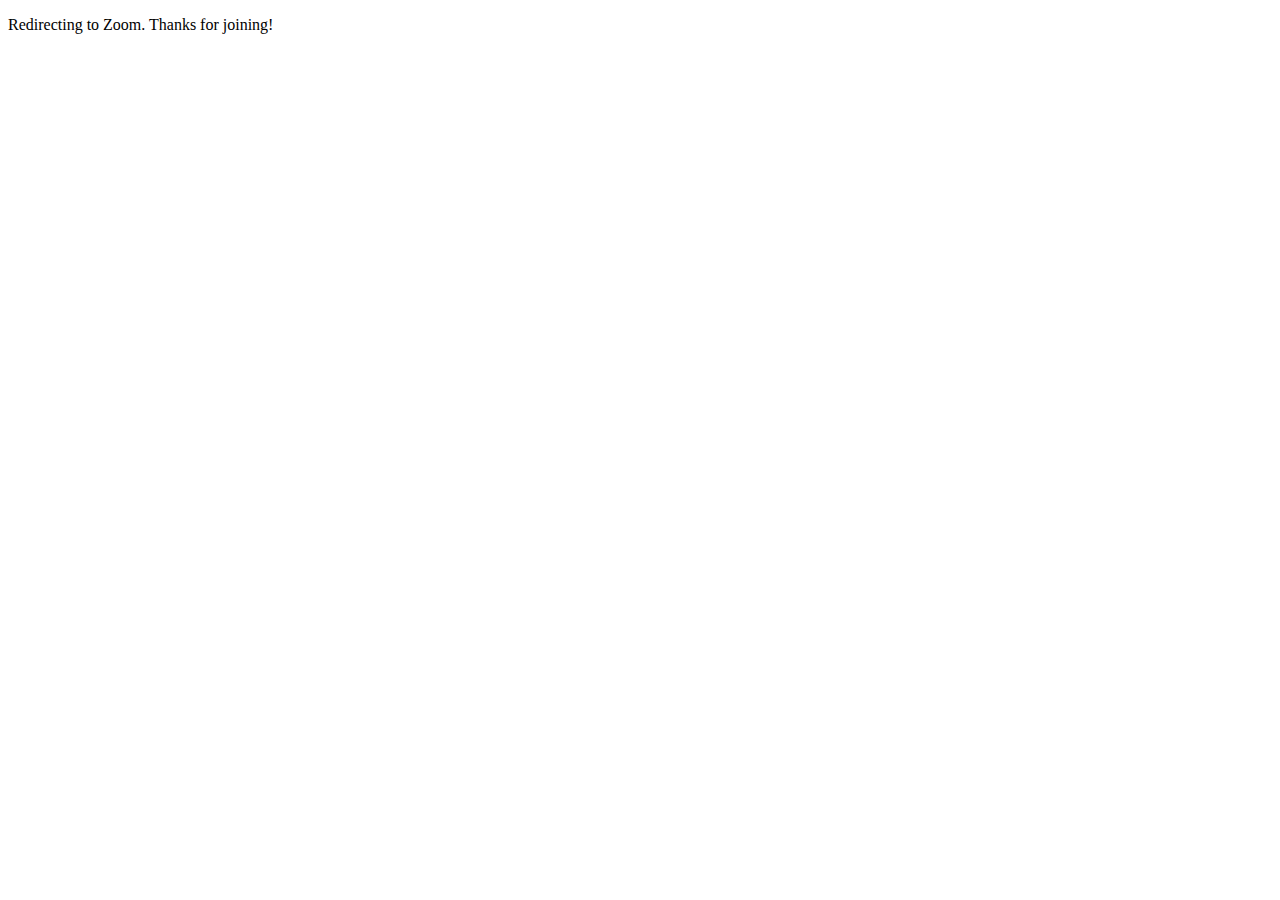
<file: zoom/index.html>
<!DOCTYPE html>
<html>
   <head>
      <title>HTML Meta Tag</title>
      <meta http-equiv = "refresh" content = "3; url = https://wse.zoom.us/my/mueller" />
   </head>
   <body>
      <p>Redirecting to Zoom. Thanks for joining!</p>
   </body>
</html>
</file>
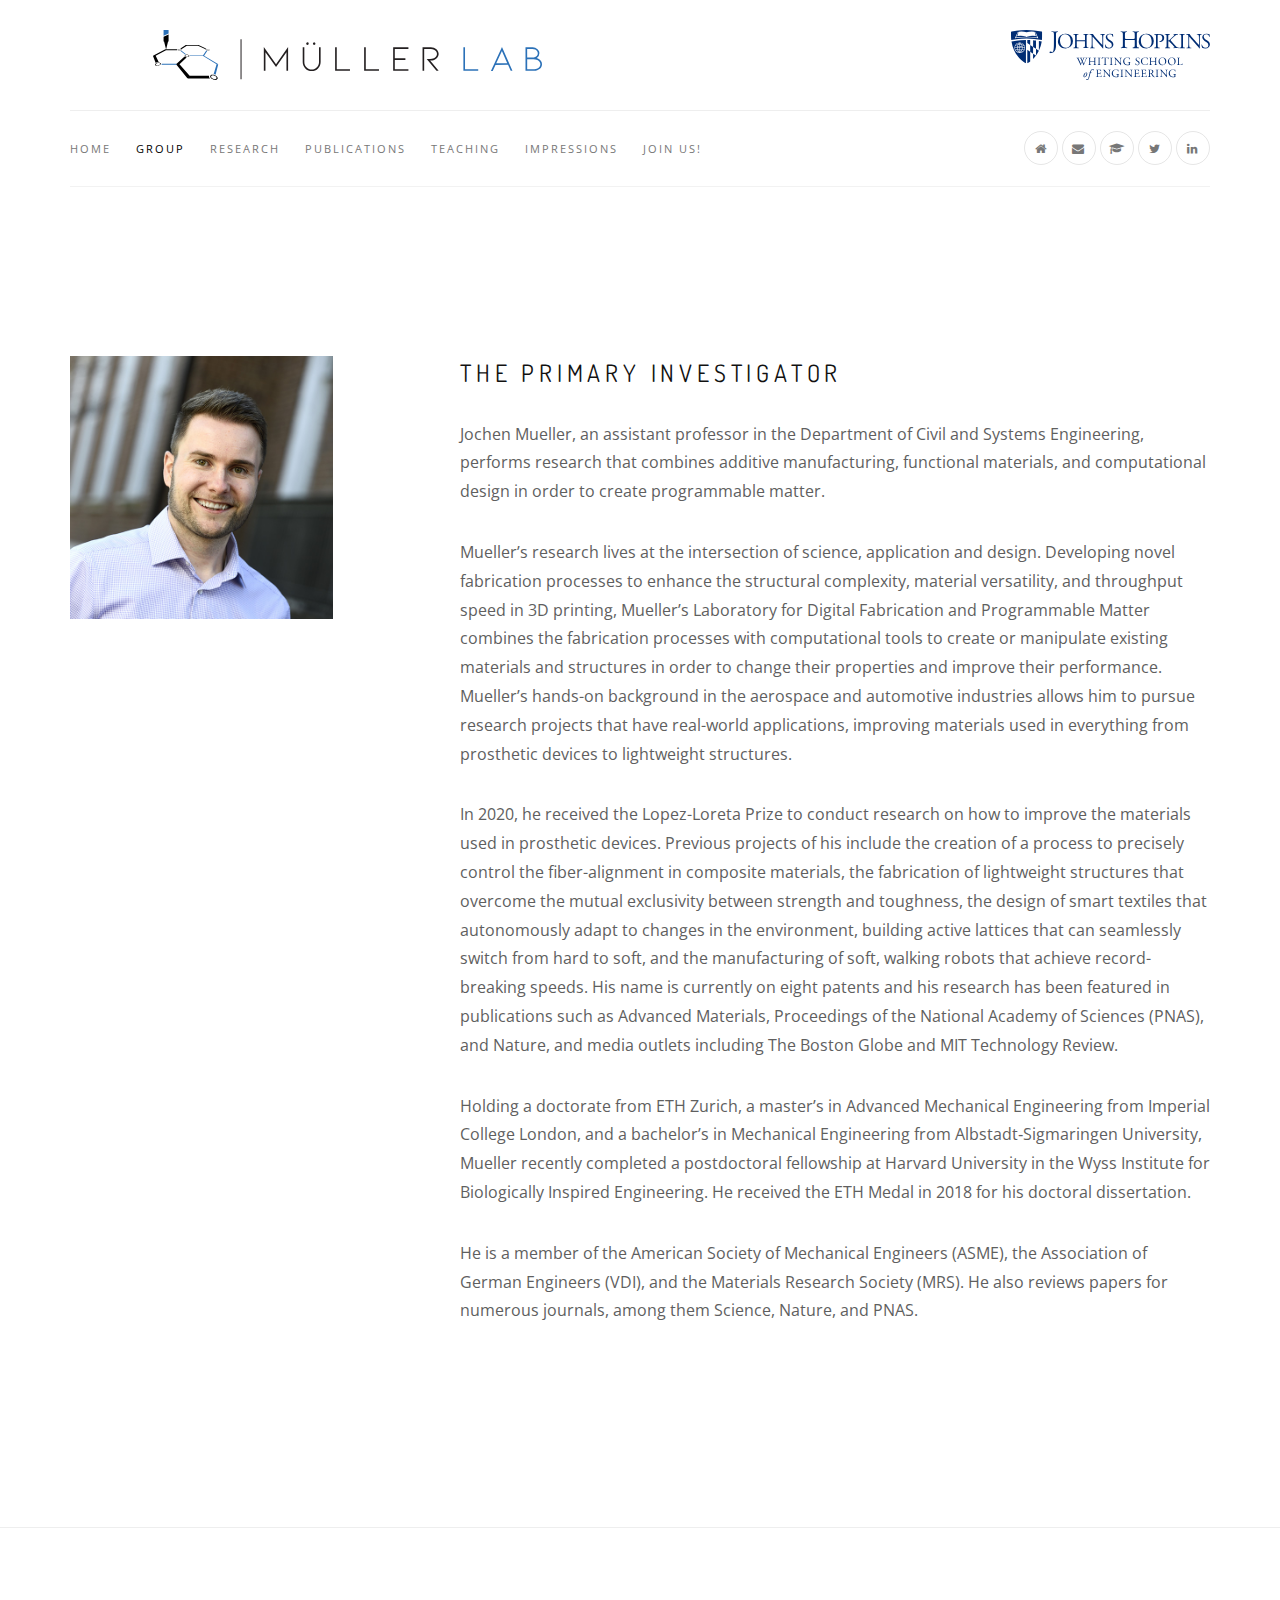
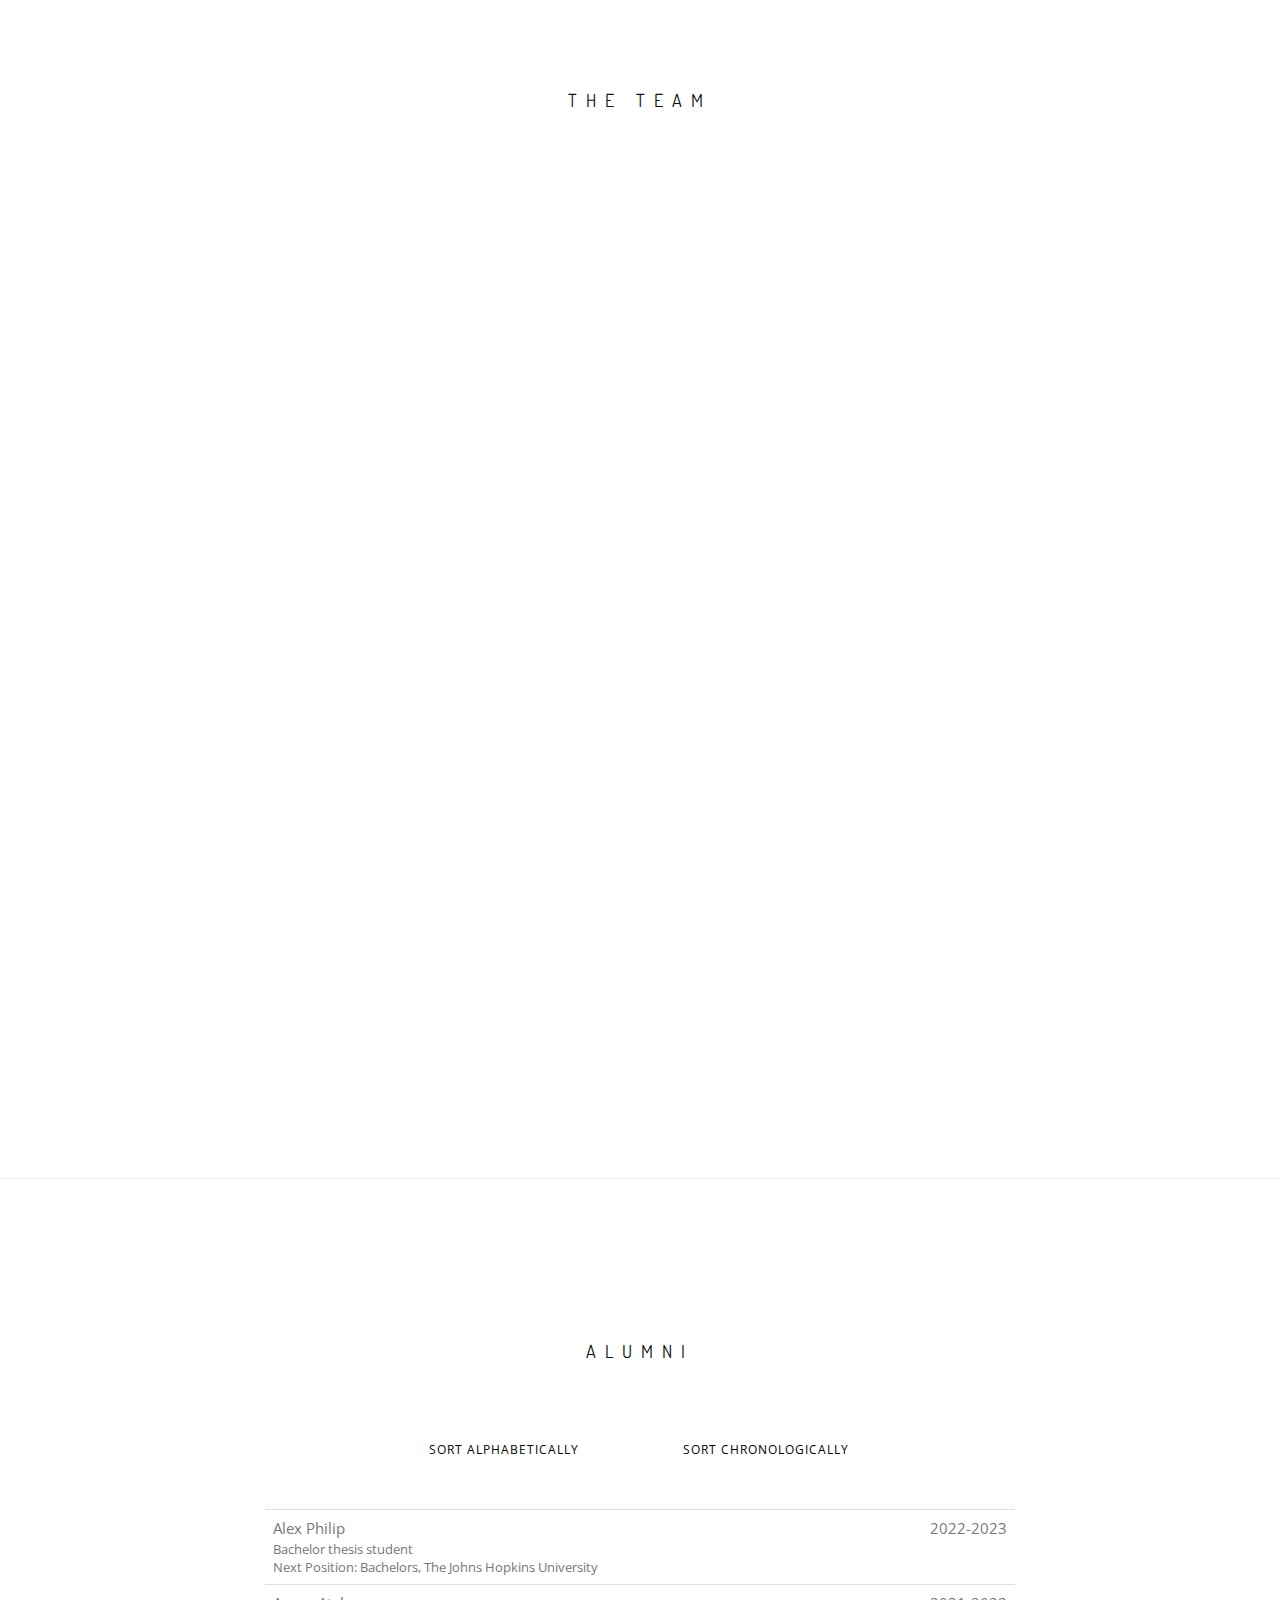
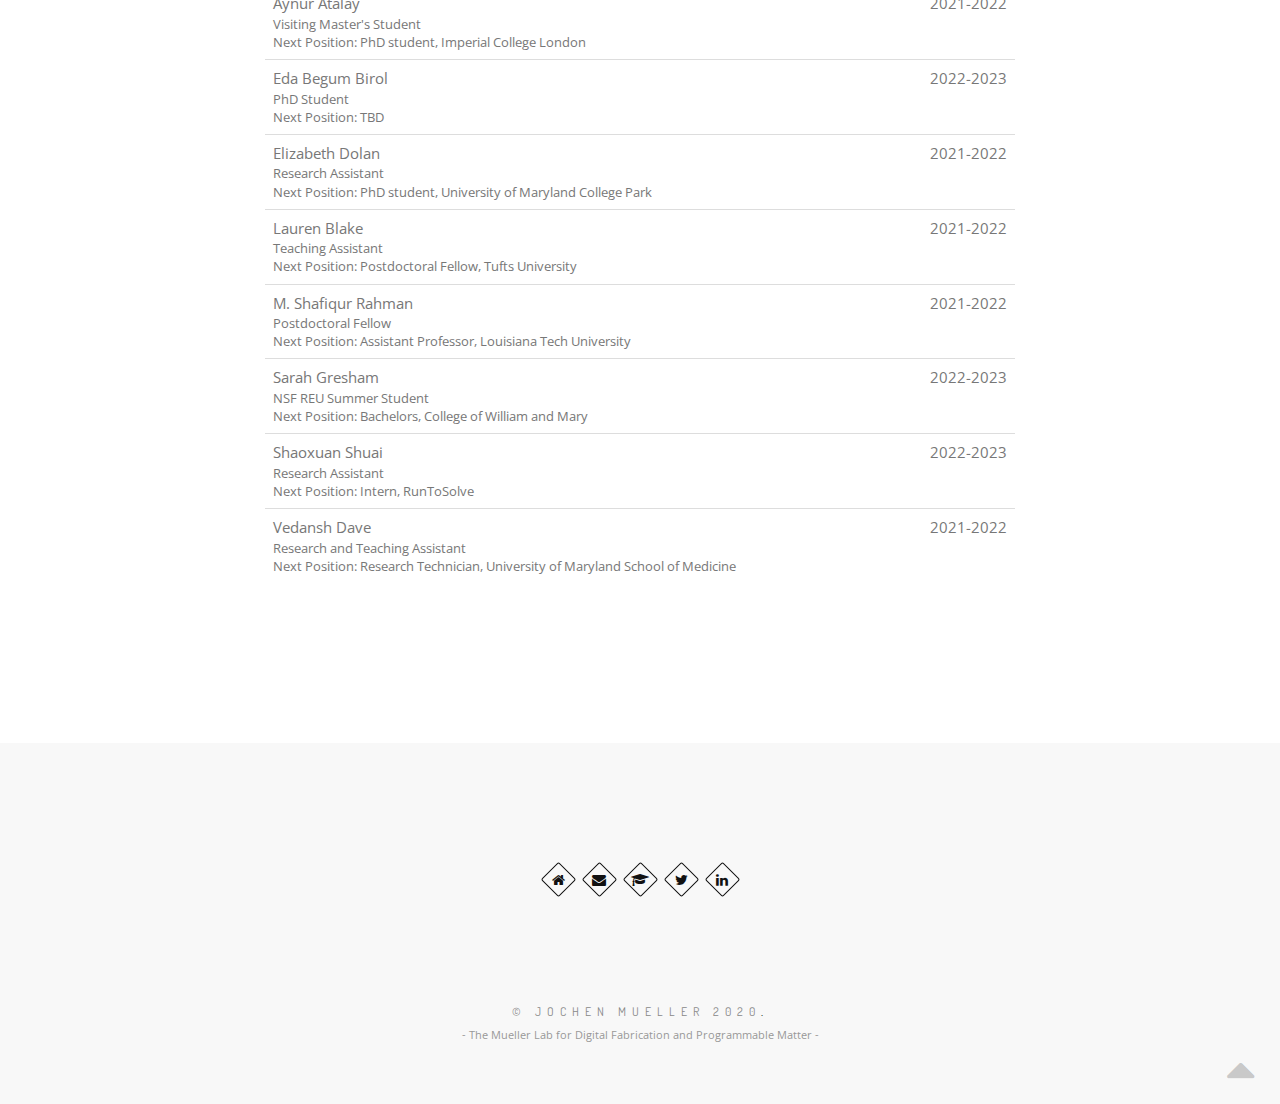
<file: group.html>
<!DOCTYPE html>
<!-- Change the value of lang="en" attribute if your website's language is not English.
You can find the code of your language here - https://www.w3schools.com/tags/ref_language_codes.asp -->
<html lang="en">
    <head>
        <title>Mueller Lab &mdash; The Laboratory for Laboratory for Digital Fabrication and Programmable Matter</title>
        <meta name="description" content="">    
        <meta charset="utf-8">
        <meta name="author" content="https://muellerlab.io">
        <!--[if IE]><meta http-equiv='X-UA-Compatible' content='IE=edge,chrome=1'><![endif]-->
        <meta name="viewport" content="width=device-width, initial-scale=1.0" />
        
        <!-- Favicons -->
        <link rel="shortcut icon" href="images/favicon.png">

        <!-- CSS -->
        <link rel="stylesheet" href="css/bootstrap.min.css">
        <link rel="stylesheet" href="css/style.css">
        <link rel="stylesheet" href="css/style-responsive.css">
        <link rel="stylesheet" href="css/animate.min.css">
        <link rel="stylesheet" href="css/vertical-rhythm.min.css">
        <link rel="stylesheet" href="css/owl.carousel.css">
        <link rel="stylesheet" href="css/magnific-popup.css">
        <link rel="stylesheet" href="css/YTPlayer.css">        
		
		<!-- Global site tag (gtag.js) - Google Analytics -->
		<script async src="https://www.googletagmanager.com/gtag/js?id=G-G1NNJSYCXN"></script>
		<script>
		  window.dataLayer = window.dataLayer || [];
		  function gtag(){dataLayer.push(arguments);}
		  gtag('js', new Date());

		  gtag('config', 'G-G1NNJSYCXN');
		</script>
		
    </head>
    <body class="appear-animate">
        
        <!-- Page Loader -->        
        <div class="page-loader">
            <div class="loader">Loading...</div>
        </div>
        <!-- End Page Loader -->

        <!-- Skip to Content -->
        <a href="#main" class="btn skip-to-content">Skip to Content</a>
        <!-- End Skip to Content -->
        
        <!-- Page Wrap -->
        <div class="page" id="top">
            
            <!-- Logo Section -->
            <section class="small-section pt-30 pt-xs-20 pb-30 pb-xs-20">
                
                <div class="container align-center" >
                    <div class="row">
                        <div class="col-xs-6">
                            <a href="index.html"><img src="images/Logos_v4_Kaiti_final-01.svg" style="height:50px;" alt="" /></a>
                        </div>
                        <div class="col-xs-6" align="right";>
                            <a target="_blank" href="https://engineering.jhu.edu/"><img src="images/whiting.logo.large.horizontal.blue_JM.svg" style="height:50px;" alt="" /></a>
                        </div>
                    </div>
                </div>
                
            </section>
            <!-- End Logo Section -->
            
            <!-- Menu Wrapper -->
            <div class="container">
                
                <!-- Divider -->
                <hr class="mt-0 mb-0 "/>
                <!-- End Divider -->
            
                <!-- Navigation panel -->
                <nav class="main-nav mn-align-left not-top mb-30">
                    <div class="relative clearfix">
                        
                        <div class="mobile-nav">
                            <i class="fa fa-bars"></i>
                        </div>
                        
                        <!-- Main Menu -->
                        <div class="inner-nav desktop-nav">
                            <ul class="clearlist">
                                
                                <!-- Item Without Sub -->
                                <li>
                                    <a href="index.html">Home</a>                                
                                </li>
								
                                <li>
                                    <a href="group.html" class="active">Group</a>                                
                                </li>
								
                                <li>
                                    <a href="research.html">Research</a>                                
                                </li>
								
                                <li>
                                    <a href="publications.html">Publications</a>                                
                                </li>
								
                                <li>
                                    <a href="teaching.html">Teaching</a>                                
                                </li>
								
                                <li>
                                    <a href="impressions.html">Impressions</a>                                
                                </li>
								
                                <li>
                                    <a href="joinus.html">JOIN US!</a>                                
                                </li>
                                <!-- End Item Without Sub -->
                                

                                <!-- Social Links -->
                                <li class="right">
                                    <a href="index.html"><span class="mn-soc-link tooltip-top" title="Home"><i class="fa fa-home"></i></span></a>
                                    <a target="_blank" href="mailto:jochen@jhu.edu"><span class="mn-soc-link tooltip-top" title="E-Mail"><i class="fa fa-envelope"></i></span></a>
                                    <a target="_blank" href="https://scholar.google.com/citations?user=yCnfRi4AAAAJ&hl=en"><span class="mn-soc-link tooltip-top" title="Google Scholar"><i class="fa fa-graduation-cap"></i></span></a>
                                    <a target="_blank" href="https://twitter.com/muellerjoch"><span class="mn-soc-link tooltip-top" title="Twitter"><i class="fa fa-twitter"></i></span></a>
                                    <a target="_blank" href="https://www.linkedin.com/in/jochen-mueller-07989531"><span class="mn-soc-link tooltip-top" title="LinkedIn"><i class="fa fa-linkedin"></i></span></a>
                                </li>
                                <!-- End Social Links  -->
                                
                            </ul>
                        </div>
                        <!-- End Main Menu -->
                    </div>
                </nav>
                <!-- End Navigation panel -->
            
            </div>
            <!-- End Menu Wrapper -->
            
            <main id="main">
			
                <!-- #################### PI #################### -->
                
                <!-- Section -->
                <section class="page-section">
                    <div class="container relative">
                        
                        <div class="row">
                            
                            <div class="col-md-3 mb-sm-40">
                                
                                <!-- Image -->
                                <div class="work-full-media mt-0 white-shadow wow fadeInUp">
                                    <img src="images/group/JM4.jpg" alt="" />
                                </div>
                                <!-- End Image -->
                                
                            </div>
                            
                            <div class="col-md-9 col-lg-8 col-lg-offset-1">
                                
                                <!-- About -->
                                <div class="text">
                                    
                                    <h3 class="font-alt mt-0 mb-30 mb-xxs-10">The Primary investigator</h3>
									
									<div class="pb-30">
										<p> 
											Jochen Mueller, an assistant professor in the Department of Civil and Systems Engineering, performs research that combines additive manufacturing, functional materials, and computational design in order to create programmable matter.
										</p>
										<p>
											Mueller’s research lives at the intersection of science, application and design. Developing novel fabrication processes to enhance the structural complexity, material versatility, and throughput speed in 3D printing, Mueller’s Laboratory for Digital Fabrication and Programmable Matter combines the fabrication processes with computational tools to create or manipulate existing materials and structures in order to change their properties and improve their performance. Mueller’s hands-on background in the aerospace and automotive industries allows him to pursue research projects that have real-world applications, improving materials used in everything from prosthetic devices to lightweight structures.
										</p>
										<p>
											In 2020, he received the Lopez-Loreta Prize to conduct research on how to improve the materials used in prosthetic devices. Previous projects of his include the creation of a process to precisely control the fiber-alignment in composite materials, the fabrication of lightweight structures that overcome the mutual exclusivity between strength and toughness, the design of smart textiles that autonomously adapt to changes in the environment, building active lattices that can seamlessly switch from hard to soft, and the manufacturing of soft, walking robots that achieve record-breaking speeds. His name is currently on eight patents and his research has been featured in publications such as Advanced Materials, Proceedings of the National Academy of Sciences (PNAS), and Nature, and media outlets including The Boston Globe and MIT Technology Review.
										</p>
										<p>
											Holding a doctorate from ETH Zurich, a master’s in Advanced Mechanical Engineering from Imperial College London, and a bachelor’s in Mechanical Engineering from Albstadt‐Sigmaringen University, Mueller recently completed a postdoctoral fellowship at Harvard University in the Wyss Institute for Biologically Inspired Engineering. He received the ETH Medal in 2018 for his doctoral dissertation.
										</p>
										<p>
											He is a member of the American Society of Mechanical Engineers (ASME), the Association of German Engineers (VDI), and the Materials Research Society (MRS). He also reviews papers for numerous journals, among them Science, Nature, and PNAS.
										</p>
									</div>
                                </div>
                                <!-- End About -->
                                
                            </div>
                        </div>
                    </div>
                </section>
                <!-- End Section -->
				
                <!-- #################### TEAM #################### -->

                <!-- Divider -->
                <hr class="mt-0 mb-0"/>
                <!-- End Divider -->
                

                <!-- Team Section -->
                <section class="page-section">
                    <div class="container relative" flex-wrap: wrap>
                        
                        <h2 class="section-title font-alt mb-70 mb-sm-40">
                            The Team
                        </h2>
                        
						<!-- ROW -->
                        <div class="row multi-columns-row">
                            
                            <div class="col-sm-6 col-md-3 col-lg-3 mb-md-30 wow fadeInUp" data-wow-delay="0.1s">
                                <div class="team-item">
                                    <div class="team-item-image">
                                        <img src="images/group/SeokWonKang.jpg" alt="" />
                                        <div class="team-item-detail">
                                            <h4 class="font-alt normal">Seok Won Kang</h4>
                                            <p>
                                                Ph.D., Mechanical and Aerospace Engineering, Seoul National University (2020).
                                            </p>
                                            <div class="team-social-links">
                                                <a href="https://scholar.google.com/citations?user=VCNB7sQAAAAJ&hl" target="_blank"><i class="fa fa-signal"></i><span class="sr-only">Google Scholar profile</span></a>
                                                <a href="#" target="_blank"><i class="fa fa-home"></i><span class="sr-only">Personal website</span></a>
                                            </div>
                                        </div>
                                    </div>
                                    <div class="team-item-descr font-alt">
                                        <div class="team-item-name">
											Seok Won Kang
                                        </div>
                                        <div class="team-item-role">
                                            Postdoctoral Fellow
                                        </div>
                                    </div>
                                </div>
                            </div>
                            
                            <div class="col-sm-6 col-md-3 col-lg-3 mb-md-30 wow fadeInUp" data-wow-delay="0.1s">
                                <div class="team-item">
                                    <div class="team-item-image">
                                        <img src="images/group/KavehBarri.jpg" alt="" />
                                        <div class="team-item-detail">
                                            <h4 class="font-alt normal">Kaveh Barri</h4>
                                            <p>
                                                Ph.D., Civil and Environmental Engineering, University of Pittsburgh (2022).
                                            </p>
                                            <div class="team-social-links">
                                                <a href="https://scholar.google.com/citations?user=0TxNUHsAAAAJ&hl=en" target="_blank"><i class="fa fa-signal"></i><span class="sr-only">Google Scholar profile</span></a>
                                                <a href="#" target="_blank"><i class="fa fa-home"></i><span class="sr-only">Personal website</span></a>
                                            </div>
                                        </div>
                                    </div>
                                    <div class="team-item-descr font-alt">
                                        <div class="team-item-name">
											Kaveh Barri
                                        </div>
                                        <div class="team-item-role">
                                            Postdoctoral Fellow
                                        </div>
                                    </div>
                                </div>
                            </div>
							
                            <div class="col-sm-6 col-md-3 col-lg-3 mb-md-30 wow fadeInUp" data-wow-delay="0.2s">
                                <div class="team-item">
                                    <div class="team-item-image">
                                        <img src="images/group/NathanBrown.jpg" alt="" />
                                        <div class="team-item-detail">
                                            <h4 class="font-alt normal">Nathan Brown</h4>
                                            <p>
                                                M.S., Mechanical Engineering, Brigham Young University (2021). 
                                            </p>
                                            <div class="team-social-links">
                                                <a href="https://scholar.google.com/citations?user=jWbbWqoAAAAJ&hl=en&oi=ao" target="_blank"><i class="fa fa-signal"></i><span class="sr-only">Google Scholar profile</span></a>
                                                <a href="#" target="_blank"><i class="fa fa-home"></i><span class="sr-only">Personal website</span></a>
                                            </div>
                                        </div>
                                    </div>
                                    <div class="team-item-descr font-alt">
                                        <div class="team-item-name">
											Nathan Brown
                                        </div>
                                        <div class="team-item-role">
                                            PhD student
                                        </div>
                                    </div>
                                </div>
                            </div>
							
                            <div class="col-sm-6 col-md-3 col-lg-3 mb-md-30 wow fadeInUp" data-wow-delay="0.3s">
                                <div class="team-item">
                                    <div class="team-item-image">
                                        <img src="images/group/SarahPropst.jpg" alt="" />
                                        <div class="team-item-detail">
                                            <h4 class="font-alt normal">Sarah Propst</h4>
                                            <p>
                                                B.S., Materials Science and Engineering, Virginia Tech (2021).
                                            </p>
                                            <div class="team-social-links">
                                                <a href="#" target="_blank"><i class="fa fa-signal"></i><span class="sr-only">Google Scholar profile</span></a>
                                                <a href="https://www.linkedin.com/in/sarah-propst" target="_blank"><i class="fa fa-home"></i><span class="sr-only">Personal website</span></a>
                                            </div>
                                        </div>
                                    </div>
                                    <div class="team-item-descr font-alt">
                                        <div class="team-item-name">
                                            Sarah Propst
                                        </div>
                                        <div class="team-item-role">
                                            PhD student
                                        </div>
                                    </div>
                                </div>
                            </div>
							
						</div>
							
						<!-- NEXT ROW -->
						<p style="margin-bottom:2cm;"></p>
						
						<div class="row multi-columns-row">
													
                            <div class="col-sm-6 col-md-3 col-lg-3 mb-md-30 wow fadeInUp" data-wow-delay="0.1s">
                                <div class="team-item">
                                    <div class="team-item-image">
                                        <img src="images/group/DanielAmes.png" alt="" />
                                        <div class="team-item-detail">
                                            <h4 class="font-alt normal">Daniel C. Ames</h4>
                                            <p>
                                                M.Sc., Mechanical Engineering, Brigham Young University (2021).
                                            </p>
                                            <div class="team-social-links">
                                                <a href="https://scholar.google.com/citations?user=XoNhBnQAAAAJ&hl=en&oi=ao" target="_blank"><i class="fa fa-signal"></i><span class="sr-only">Google Scholar profile</span></a>
                                            </div>
                                        </div>
                                    </div>
                                    <div class="team-item-descr font-alt">
                                        <div class="team-item-name">
                                            Daniel C. Ames
                                        </div>
                                        <div class="team-item-role">
                                            PhD student
                                        </div>
                                    </div>
                                </div>
                            </div>
													
                            <div class="col-sm-6 col-md-3 col-lg-3 mb-md-30 wow fadeInUp" data-wow-delay="0.1s">
                                <div class="team-item">
                                    <div class="team-item-image">
                                        <img src="images/group/ZefangLi.png" alt="" />
                                        <div class="team-item-detail">
                                            <h4 class="font-alt normal">Zefang Li</h4>
                                            <p>
                                                M.S. in Mechanical Engineering, Carnegie Mellon University (2023)
                                            </p>
                                            <div class="team-social-links">
                                                <a href="https://scholar.google.com/citations?user=vnPf134AAAAJ&hl=en&authuser=1" target="_blank"><i class="fa fa-signal"></i><span class="sr-only">Google Scholar profile</span></a>
                                                <a href="https://zefangli.github.io/" target="_blank"><i class="fa fa-home"></i><span class="sr-only">Personal website</span></a>
											</div>
                                        </div>
                                    </div>
                                    <div class="team-item-descr font-alt">
                                        <div class="team-item-name">
                                            Zefang Li
                                        </div>
                                        <div class="team-item-role">
                                            PhD student
                                        </div>
                                    </div>
                                </div>
                            </div>
							
                            <div class="col-sm-6 col-md-3 col-lg-3 mb-md-30 wow fadeInUp" data-wow-delay="0.3s">
                                <div class="team-item">
                                    <div class="team-item-image">
                                        <img src="images/group/KaylaWolfe.jpg" alt="" />
                                        <div class="team-item-detail">
                                            <h4 class="font-alt normal">Kayla Wolfe</h4>
                                            <p>
                                                M.S., Mechanical Engineering, Boston University (2023)
                                            </p>
                                            <div class="team-social-links">
                                                <a href="https://scholar.google.com/citations?user=jtpWpRMAAAAJ&hl=en" target="_blank"><i class="fa fa-signal"></i><span class="sr-only">Google Scholar profile</span></a>
                                                <a href="https://kaylalynnewolfe.com/" target="_blank"><i class="fa fa-home"></i><span class="sr-only">Personal website</span></a>
                                            </div>
                                        </div>
                                    </div>
                                    <div class="team-item-descr font-alt">
                                        <div class="team-item-name">
                                            Kayla Wolfe
                                        </div>
                                        <div class="team-item-role">
                                            PhD student
                                        </div>
                                    </div>
                                </div>
                            </div>
							
                            <div class="col-sm-6 col-md-3 col-lg-3 mb-md-30 wow fadeInUp" data-wow-delay="0.3s">
                                <div class="team-item">
                                    <div class="team-item-image">
                                        <img src="images/group/ZachKutschke.png" alt="" />
                                        <div class="team-item-detail">
                                            <h4 class="font-alt normal">Zach Kutsche</h4>
                                            <p>
                                                M.S., Mechanical Engineering, MIT (2023)
                                            </p>
                                            <div class="team-social-links">
                                                <a href="https://scholar.google.com/citations?user=iY--u-IAAAAJ&hl=en&oi=ao" target="_blank"><i class="fa fa-signal"></i><span class="sr-only">Google Scholar profile</span></a>
                                                <a href="https://zkutschke.github.io/projects_2.html" target="_blank"><i class="fa fa-home"></i><span class="sr-only">Personal website</span></a>
                                            </div>
                                        </div>
                                    </div>
                                    <div class="team-item-descr font-alt">
                                        <div class="team-item-name">
                                            Zach Kutschke
                                        </div>
                                        <div class="team-item-role">
                                            PhD student
                                        </div>
                                    </div>
                                </div>
                            </div>
							
						</div>


						
                    </div>
                </section>
                <!-- End Team Section -->

                <!-- #################### ALUMNI #################### -->
				
                <!-- Divider -->
                <hr class="mt-0 mb-0"/>
                <!-- End Divider -->
				
				<!-- Menu Section -->
				<section class="page-section" id="menu">
					<div class="container relative">      
						<h2 class="section-title font-alt mb-70 mb-sm-40">
							Alumni
						</h2>      
						<div class="align-center mb-40 mb-xs-30">
							<ul class="nav nav-tabs tpl-minimal-tabs animate">
								<li>
									<a href="javascript:void(0);" onclick="sortTableAlphabetically()">Sort Alphabetically</a>
								</li>
								<li>
									<a href="javascript:void(0);" onclick="sortTableChronologically()">Sort Chronologically</a>
								</li>
							</ul>
						</div>
						<!-- Row -->
						<div class="row">
							<!-- Col -->
							<div class="col-sm-8 col-sm-offset-2">
								<!-- Tab panes -->
								<div class="tab-content tpl-minimal-tabs-cont section-text">
									<div class="tab-pane fade in active" id="mini-one">
										<table id="teamTable" class="table table-hover">
											<tbody>
												<tr>
													<td>
														Elizabeth Dolan
														<div class="small">
															Research Assistant
															<br>
															Next Position: PhD student, University of Maryland College Park
														</div>
													</td>
													<td class="align-right">
														2021-2022
													</td>
												</tr>
												<tr>
													<td>
														Shaoxuan Shuai
														<div class="small">
															Research Assistant
															<br>
															Next Position: Intern, RunToSolve
														</div>
													</td>
													<td class="align-right">
														2022-2023
													</td>
												</tr>
												<tr>
													<td>
														Alex Philip
														<div class="small">
															Bachelor thesis student
															<br>
															Next Position: Bachelors, The Johns Hopkins University
														</div>
													</td>
													<td class="align-right">
														2022-2023
													</td>
												</tr>
												<tr>
													<td>
														Sarah Gresham
														<div class="small">
															NSF REU Summer Student
															<br>
															Next Position: Bachelors, College of William and Mary
														</div>
													</td>
													<td class="align-right">
														2022-2023
													</td>
												</tr>
												<tr>
													<td>
														Eda Begum Birol
														<div class="small">
															PhD Student
															<br>
															Next Position: TBD
														</div>
													</td>
													<td class="align-right">
														2022-2023
													</td>
												</tr>
												<tr>
													<td>
														M. Shafiqur Rahman
														<div class="small">
															Postdoctoral Fellow
															<br>
															Next Position: Assistant Professor, Louisiana Tech University
														</div>
													</td>
													<td class="align-right">
														2021-2022
													</td>
												</tr>
												<tr>
													<td>
														Aynur Atalay
														<div class="small">
															Visiting Master's Student
															<br>
															Next Position: PhD student, Imperial College London
														</div>
													</td>
													<td class="align-right">
														2021-2022
													</td>
												</tr>
												<tr>
													<td>
														Lauren Blake
														<div class="small">
															Teaching Assistant
															<br>
															Next Position: Postdoctoral Fellow, Tufts University
														</div>
													</td>
													<td class="align-right">
														2021-2022
													</td>
												</tr>
												<tr>
													<td>
														Vedansh Dave
														<div class="small">
															Research and Teaching Assistant
															<br>
															Next Position: Research Technician, University of Maryland School of Medicine
														</div>
													</td>
													<td class="align-right">
														2021-2022
													</td>
												</tr>
											</tbody>
										</table>
									</div>
								</div>
							</div>
							<!-- End Col -->
						</div>
						<!-- End Row -->
					</div>
				</section>
				<!-- End Menu Section -->

				<!-- JavaScript for Sorting -->
				<script>
					function sortTableAlphabetically() {
						var table = document.getElementById("teamTable");
						var rows = Array.from(table.querySelectorAll("tbody tr"));
						
						rows.sort(function(a, b) {
							var nameA = a.querySelector("td").innerText.trim().toUpperCase();
							var nameB = b.querySelector("td").innerText.trim().toUpperCase();
							return nameA.localeCompare(nameB);
						});
						
						rows.forEach(function(row) {
							table.querySelector("tbody").appendChild(row);
						});
					}

					function sortTableChronologically() {
						var table = document.getElementById("teamTable");
						var rows = Array.from(table.querySelectorAll("tbody tr"));
						
						rows.sort(function(a, b) {
							var dateA = a.querySelector("td.align-right").innerText.trim();
							var dateB = b.querySelector("td.align-right").innerText.trim();
							return dateA.localeCompare(dateB);
						});
						
						rows.forEach(function(row) {
							table.querySelector("tbody").appendChild(row);
						});
					}

					// Automatically sort the table alphabetically when the page loads
					window.onload = function() {
						sortTableAlphabetically();
					};
				</script>



            
            </main>
            
            <!-- Foter -->
            <footer class="small-section bg-gray-lighter footer pb-60">
                <div class="container">

                    
                    <!-- Footer Logo -->
                    <div class="local-scroll mb-30 wow fadeInUp" data-wow-duration="1.5s">
                        <a href="#top"><img src="images/ArrowUp.png" width="20"alt="Company logo" /><span class="sr-only">Scroll to the top of the page</span></a>
                    </div>
                    <!-- End Footer Logo -->
                    
                    <!-- Social Links -->
                    <div class="footer-social-links mb-110 mb-xs-60">
                        <div class="sr-only">Our online foorpting:</div>
                        <a href="index.html" title="Website"><i class="fa fa-home"></i> <span class="sr-only">Website</span></a>
                        <a target="_blank" href="mailto:jmueller@seas.harvard.edu" title="E-Mail"><i class="fa fa-envelope"></i> <span class="sr-only">E-Mail</span></a>
                        <a target="_blank" href="https://scholar.google.com/citations?user=yCnfRi4AAAAJ&hl=en" title="Google Scholar"><i class="fa fa-graduation-cap"></i> <span class="sr-only">Google Scholar</span></a>
                        <a target="_blank" href="https://twitter.com/muellerjoch" title="Twitter"><i class="fa fa-twitter""></i> <span class="sr-only">Twitter</span></a>
                        <a target="_blank" href="https://www.linkedin.com/in/jochen-mueller-07989531" title="LinkedIn"><i class="fa fa-linkedin"></i> <span class="sr-only">LinkedIn</span></a>
                    </div>
                    <!-- End Social Links -->
                    
                    <!-- Footer Text -->
                    <div class="footer-text">
                        
                        <!-- Copyright -->
                        <div class="footer-copy font-alt">
                            <a href="http://muellerlab.io" target="_blank">&copy; Jochen Mueller 2020</a>.
                        </div>
                        <!-- End Copyright -->
                        
                        <div class="footer-made">
                            - The Mueller Lab for Digital Fabrication and Programmable Matter - 
                        </div>
                        
                    </div>
                    <!-- End Footer Text --> 
                    
                 </div>
                 
                 
                 <!-- Top Link -->
                 <div class="local-scroll">
                     <a href="#top" class="link-to-top"><i class="fa fa-caret-up"></i></a>
                 </div>
                 <!-- End Top Link -->
                 
            </footer>
            <!-- End Foter -->
            
        
        </div>
        <!-- End Page Wrap -->
        
        
        <!-- JS -->
        <script type="text/javascript" src="js/jquery-3.5.1.min.js"></script>
        <script type="text/javascript" src="js/jquery-migrate-1.4.1.min.js"></script>
        <script type="text/javascript" src="js/jquery.easing.1.3.js"></script>
        <script type="text/javascript" src="js/bootstrap.min.js"></script>        
        <script type="text/javascript" src="js/SmoothScroll.js"></script>
        <script type="text/javascript" src="js/jquery.scrollTo.min.js"></script>
        <script type="text/javascript" src="js/jquery.localScroll.min.js"></script>
        <script type="text/javascript" src="js/jquery.viewport.mini.js"></script>
        <script type="text/javascript" src="js/jquery.countTo.js"></script>
        <script type="text/javascript" src="js/jquery.appear.js"></script>
        <script type="text/javascript" src="js/jquery.sticky.js"></script>
        <script type="text/javascript" src="js/jquery.parallax-1.1.3.js"></script>
        <script type="text/javascript" src="js/jquery.fitvids.js"></script>
        <script type="text/javascript" src="js/owl.carousel.min.js"></script>
        <script type="text/javascript" src="js/isotope.pkgd.min.js"></script>
        <script type="text/javascript" src="js/imagesloaded.pkgd.min.js"></script>
        <script type="text/javascript" src="js/jquery.magnific-popup.min.js"></script>
        <script type="text/javascript" src="js/wow.min.js"></script>
        <script type="text/javascript" src="js/masonry.pkgd.min.js"></script>
        <script type="text/javascript" src="js/jquery.simple-text-rotator.min.js"></script>
        <script type="text/javascript" src="js/jquery.lazyload.min.js"></script>
        <script type="text/javascript" src="js/all.js"></script>
        <script type="text/javascript" src="js/contact-form.js"></script>
        <script type="text/javascript" src="js/jquery.ajaxchimp.min.js"></script>      
        <script type="text/javascript" src="js/jquery.mb.YTPlayer.js"></script>      
        <!--[if lt IE 10]><script type="text/javascript" src="js/placeholder.js"></script><![endif]-->
        
    </body>
</html>
</file>
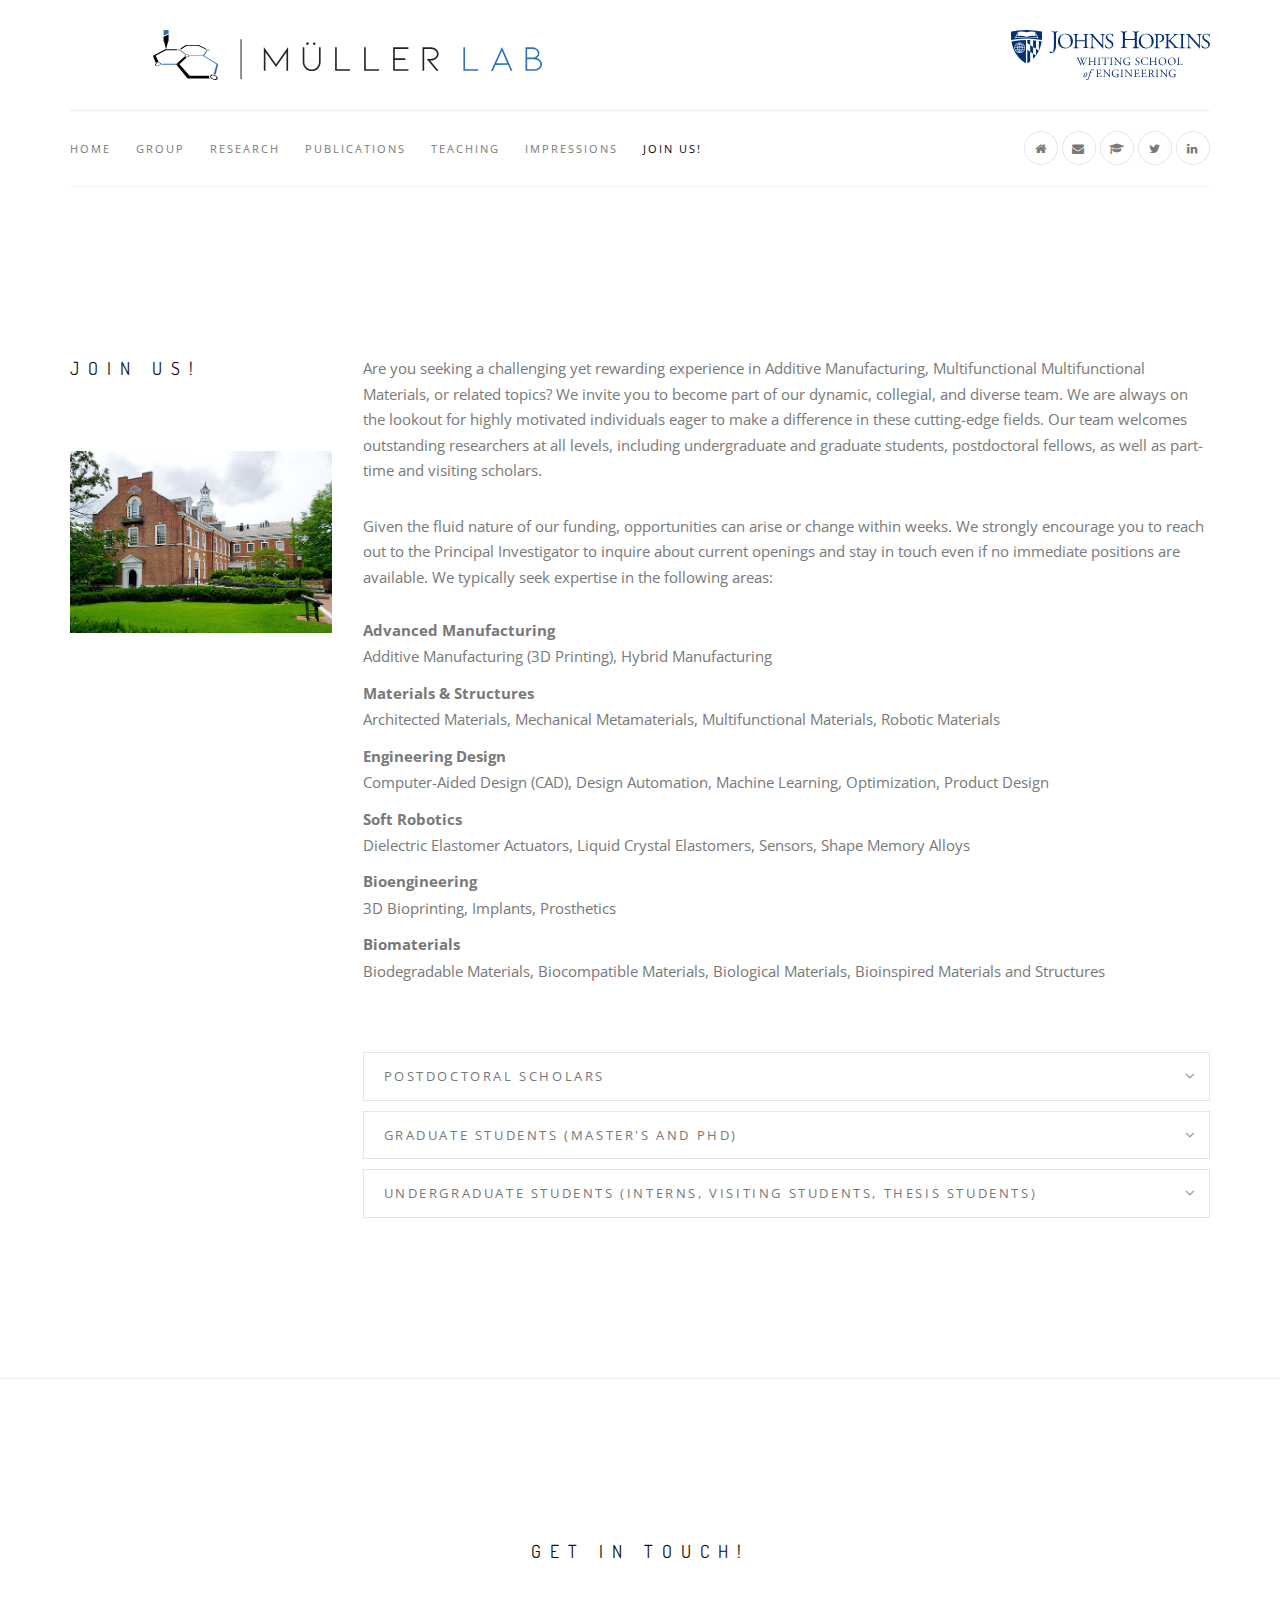
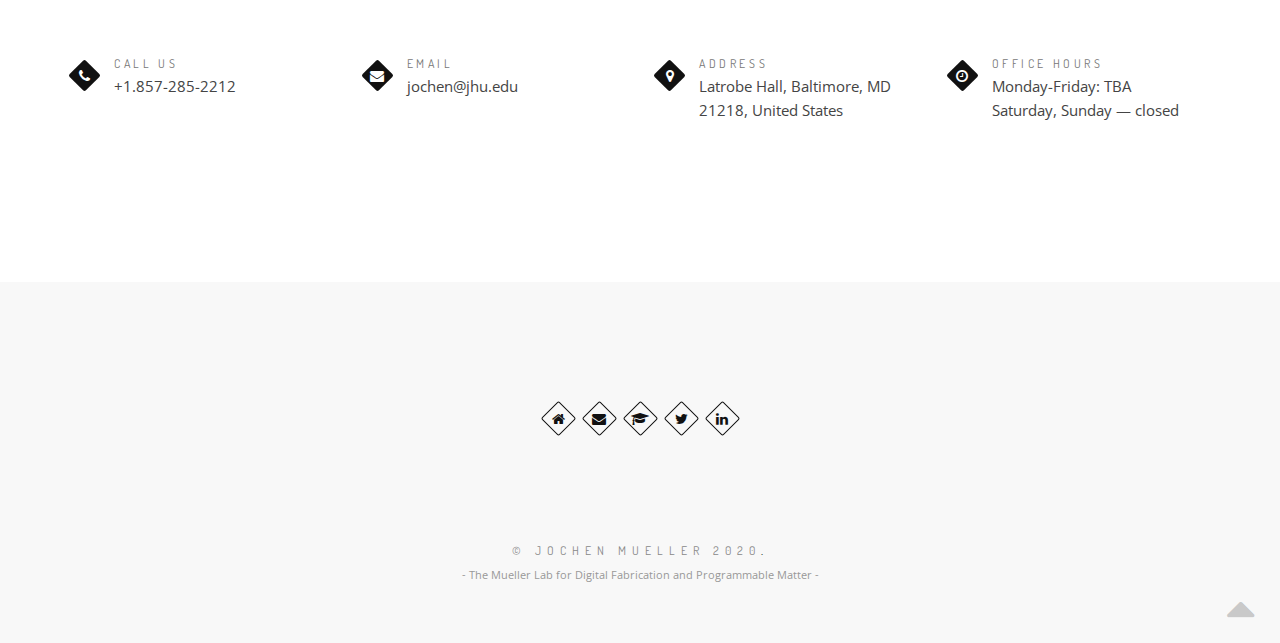
<file: joinus.html>
<!DOCTYPE html>
<!-- Change the value of lang="en" attribute if your website's language is not English.
You can find the code of your language here - https://www.w3schools.com/tags/ref_language_codes.asp -->
<html lang="en">
    <head>
        <title>Mueller Lab &mdash; The Laboratory for Laboratory for Digital Fabrication and Programmable Matter</title>
        <meta name="description" content="">    
        <meta charset="utf-8">
        <meta name="author" content="https://muellerlab.io">
        <!--[if IE]><meta http-equiv='X-UA-Compatible' content='IE=edge,chrome=1'><![endif]-->
        <meta name="viewport" content="width=device-width, initial-scale=1.0" />
        
        <!-- Favicons -->
        <link rel="shortcut icon" href="images/favicon.png">

        <!-- CSS -->
        <link rel="stylesheet" href="css/bootstrap.min.css">
        <link rel="stylesheet" href="css/style.css">
        <link rel="stylesheet" href="css/style-responsive.css">
        <link rel="stylesheet" href="css/animate.min.css">
        <link rel="stylesheet" href="css/vertical-rhythm.min.css">
        <link rel="stylesheet" href="css/owl.carousel.css">
        <link rel="stylesheet" href="css/magnific-popup.css">
        <link rel="stylesheet" href="css/YTPlayer.css">        
		
		<!-- Global site tag (gtag.js) - Google Analytics -->
		<script async src="https://www.googletagmanager.com/gtag/js?id=G-G1NNJSYCXN"></script>
		<script>
		  window.dataLayer = window.dataLayer || [];
		  function gtag(){dataLayer.push(arguments);}
		  gtag('js', new Date());

		  gtag('config', 'G-G1NNJSYCXN');
		</script>
		
    </head>
    <body class="appear-animate">
        
        <!-- Page Loader -->        
        <div class="page-loader">
            <div class="loader">Loading...</div>
        </div>
        <!-- End Page Loader -->

        <!-- Skip to Content -->
        <a href="#main" class="btn skip-to-content">Skip to Content</a>
        <!-- End Skip to Content -->
        
        <!-- Page Wrap -->
        <div class="page" id="top">
            
            <!-- Logo Section -->
            <section class="small-section pt-30 pt-xs-20 pb-30 pb-xs-20">
                
                <div class="container align-center" >
                    <div class="row">
                        <div class="col-xs-6">
                            <a href="index.html"><img src="images/Logos_v4_Kaiti_final-01.svg" style="height:50px;" alt="" /></a>
                        </div>
                        <div class="col-xs-6" align="right";>
                            <a target="_blank" href="https://engineering.jhu.edu/"><img src="images/whiting.logo.large.horizontal.blue_JM.svg" style="height:50px;" alt="" /></a>
                        </div>
                    </div>
                </div>
                
            </section>
            <!-- End Logo Section -->
            
            <!-- Menu Wrapper -->
            <div class="container">
                
                <!-- Divider -->
                <hr class="mt-0 mb-0 "/>
                <!-- End Divider -->
            
                <!-- Navigation panel -->
                <nav class="main-nav mn-align-left not-top mb-30">
                    <div class="relative clearfix">
                        
                        <div class="mobile-nav">
                            <i class="fa fa-bars"></i>
                        </div>
                        
                        <!-- Main Menu -->
                        <div class="inner-nav desktop-nav">
                            <ul class="clearlist">
                                
                                <!-- Item Without Sub -->
                                <li>
                                    <a href="index.html">Home</a>                                
                                </li>
								
                                <li>
                                    <a href="group.html">Group</a>                                
                                </li>
								
                                <li>
                                    <a href="research.html">Research</a>                                
                                </li>
								
                                <li>
                                    <a href="publications.html">Publications</a>                                
                                </li>
								
                                <li>
                                    <a href="teaching.html">Teaching</a>                                
                                </li>
								
                                <li>
                                    <a href="impressions.html">Impressions</a>                                
                                </li>
								
                                <li>
                                    <a href="joinus.html" class="active">JOIN US!</a>                                
                                </li>
                                <!-- End Item Without Sub -->
                                

                                <!-- Social Links -->
                                <li class="right">
                                    <a href="index.html"><span class="mn-soc-link tooltip-top" title="Home"><i class="fa fa-home"></i></span></a>
                                    <a target="_blank" href="mailto:jochen@jhu.edu"><span class="mn-soc-link tooltip-top" title="E-Mail"><i class="fa fa-envelope"></i></span></a>
                                    <a target="_blank" href="https://scholar.google.com/citations?user=yCnfRi4AAAAJ&hl=en"><span class="mn-soc-link tooltip-top" title="Google Scholar"><i class="fa fa-graduation-cap"></i></span></a>
                                    <a target="_blank" href="https://twitter.com/muellerjoch"><span class="mn-soc-link tooltip-top" title="Twitter"><i class="fa fa-twitter"></i></span></a>
                                    <a target="_blank" href="https://www.linkedin.com/in/jochen-mueller-07989531"><span class="mn-soc-link tooltip-top" title="LinkedIn"><i class="fa fa-linkedin"></i></span></a>
                                </li>
                                <!-- End Social Links  -->
                                
                            </ul>
                        </div>
                        <!-- End Main Menu -->
                    </div>
                </nav>
                <!-- End Navigation panel -->
            
            </div>
            <!-- End Menu Wrapper -->
            
            <main id="main">
			
			
				<!-- Profile Section -->
                <section class="page-section wow fadeIn" data-wow-delay="0.1s" data-wow-duration="1.5s">
                    <div class="container relative">
                        
                        <div class="row">
                            
                            <div class="col-sm-3">
                                <h3 class="section-title font-alt align-left mt-0 mb-70 mb-sm-40">Join us!</h3>
                                
                                <div class="work-full-media mt-0 white-shadow wow fadeInUp">
                                    <img src="images/20210702_123556_edit.jpg" alt="" />
                                </div>
                                
                            </div>
                            
                            <div class="col-sm-9">
								<div class="section-text mb-70 mb-xs-40">								
									<p>
										Are you seeking a challenging yet rewarding experience in Additive Manufacturing, Multifunctional Multifunctional Materials, or related topics? We invite you to become part of our dynamic, collegial, and diverse team. We are always on the lookout for highly motivated individuals eager to make a difference in these cutting-edge fields. Our team welcomes outstanding researchers at all levels, including undergraduate and graduate students, postdoctoral fellows, as well as part-time and visiting scholars.									<ul class="list-unstyled">
										<p>
										Given the fluid nature of our funding, opportunities can arise or change within weeks. We strongly encourage you to reach out to the Principal Investigator to inquire about current openings and stay in touch even if no immediate positions are available. We typically seek expertise in the following areas:
<dl>
    <dt><strong>Advanced Manufacturing</strong></dt>
    <dd>Additive Manufacturing (3D Printing), Hybrid Manufacturing</dd>
    
    <dt><strong>Materials & Structures</strong></dt>
    <dd>Architected Materials, Mechanical Metamaterials, Multifunctional Materials, Robotic Materials</dd>
    
    <dt><strong>Engineering Design</strong></dt>
    <dd>Computer-Aided Design (CAD), Design Automation, Machine Learning, Optimization, Product Design</dd>
    
    <dt><strong>Soft Robotics</strong></dt>
    <dd>Dielectric Elastomer Actuators, Liquid Crystal Elastomers, Sensors, Shape Memory Alloys</dd>
    
    <dt><strong>Bioengineering</strong></dt>
    <dd>3D Bioprinting, Implants, Prosthetics</dd>
    
    <dt><strong>Biomaterials</strong></dt>
    <dd>Biodegradable Materials, Biocompatible Materials, Biological Materials, Bioinspired Materials and Structures</dd>
</dl>
                                      
                                </div>
                                
                                
                                <!-- Accordion -->
                                <dl class="toggle">
                                    
                                    <dt>
                                        <a href="">Postdoctoral Scholars</a>
                                    </dt>
                                    <dd>
                                        <p>                                        
                                            We currently have two fully-funded PostDoc openings with an immediate starting date and welcome both national and international 
                                            applicants. Please contact Prof. Mueller directly via email and enclose:
                                        <ul class="list-unstyled">
                                            <li>&mdash; Your academic CV including your publication list.</li>
                                            <li>&mdash; A Description of past and future research interests.</li>
                                            <li>&mdash; Names and contact information of 1-3 references.</li>
                                        </ul>                                        
                                            We further encourage you to apply for your own funding and are happy to support you in your application. 
                                            The Research Development Team (RDT) at JHU provides a comprehensive and continuously updated repository 
                                            of federal and private 
                                            <a target="_blank" href='https://research.jhu.edu/rdt/funding-opportunities/postdoctoral/'>Postdoctoral Funding Opportunities</a>
                                            for both national and international applicants.
                                        </p>      
                                    </dd>
                                    
                                    <dt>
                                        <a href="">Graduate students (Master's and PhD)</a>
                                    </dt>
                                    <dd>
                                        <p>                                    
                                            If you are interested in the Master's or PhD program, please apply directly through the
                                            <a target="_blank" href='https://engineering.jhu.edu/case/graduate-programs/admissions/'>Whiting School of Engineering</a> and indicate your interest in working with Prof. Mueller.                             
                                            A Master's degree is not required for PhD students and, stemming from the the COVID-19 pandemic, the GRE requirements are still being skipped as a requirement.
                                        </p>
                                        <p>
                                            The formal application deadline for incoming Master's and PhD students is on <a target="_blank" href='https://engineering.jhu.edu/case/graduate-programs/admissions/'>December 31</a> 
                                            of every year, though, we are able to admit outstanding students at any time.
                                        </p>     
                                        <p>
                                            Students who bring their own funding are of particular interest and we are happy to support you in your application. 
                                            The Research Development Team (RDT) at JHU provides a comprehensive and continuously updated repository 
                                            of federal and private 
                                            <a target="_blank" href='https://research.jhu.edu/rdt/funding-opportunities/graduate/'>Graduate Student Funding Opportunities</a> 
                                            for both national and international students. A selection of particularly relevant fellowships is listed below. 
                                            Additional, country-specific options for international applicants exist as well &mdash; please check your local sources.
                                        <ul class="list-unstyled">
                                            <li>&mdash; <a href="https://www.nsfgrfp.org/" target="_blank">NSF Graduate Research Fellowship Program</a></li>
                                            <li>&mdash; <a href="https://ndseg.sysplus.com/" target="_blank">DoD NDSEG Fellowship Program</a></li>
                                            <li>&mdash; <a href="https://www.dodstem.us/participate/opportunities/?type=Scholarship" target="_blank">DoD STEM Opportunities (e.g., the SMART Scholarship)</a></li>
                                            <li>&mdash; <a href="https://www.krellinst.org/ssgf/about-doe-nnsa-ssgf" target="_blank">DoE NNSA Stewardship Science Graduate Fellowship</a></li>
                                            <li>&mdash; <a href="https://www.krellinst.org/lrgf/about-doe-nnsa-lrgf" target="_blank">DoE NNSA Laboratory Residency Graduate Fellowship</a></li>
                                            <li>&mdash; <a href="https://www.nasa.gov/directorates/spacetech/strg/nstgro" target="_blank">NASA STMD: Space Tech Research Grants</a></li>
                                            <li>&mdash; <a href="https://www.hertzfoundation.org/the-fellowship/" target="_blank">The Hertz Fellowship</a></li>
                                        </ul>  
                                    </dd>
                                    
                                    <dt>
                                        <a href="">Undergraduate students (interns, visiting students, thesis students)</a>
                                    </dt>
                                    <dd>
                                        Opportunities for (summer) internsiphs, REU students, visiting students, as well as part-time options exist.                                         
                                        Please reach out directly using the contact information below.
                                    </dd>
                                    
                                </dl>
                                <!-- End Accordion -->
                                
                                
                            </div>
                            
                        </div>
                        
                    </div>
                </section>
                <!-- End Profile Section -->
                
                            
				
                <!-- Divider -->
                <hr class="mt-0 mb-0 "/>
                <!-- End Divider -->		
                
                
                <!-- Contact Section -->
                <section class="page-section" id="contact">
                    <div class="container relative">
                        
                        <h2 class="section-title font-alt mb-70 mb-sm-40">
                            Get in touch!
                        </h2>
                        
                        <div class="row">
                            
                            <div class="col-sm-12">
                                <div class="row">
                                    
                                    <!-- Phone -->
                                    <div class="col-sm-6 col-lg-3 pt-20 pb-20 pb-xs-0">
                                        <div class="contact-item">
                                            <div class="ci-icon">
                                                <i class="fa fa-phone"></i>
                                            </div>
                                            <div class="ci-title font-alt">
                                                Call Us
                                            </div>
                                            <div class="ci-text">
                                                +1.857-285-2212
                                            </div>
                                        </div>
                                    </div>
                                    <!-- End Phone -->
                                    
                                    <!-- Email -->
                                    <div class="col-sm-6 col-lg-3 pt-20 pb-20 pb-xs-0">
                                        <div class="contact-item">
                                            <div class="ci-icon">
                                                <i class="fa fa-envelope"></i>
                                            </div>
                                            <div class="ci-title font-alt">
                                                Email
                                            </div>
                                            <div class="ci-text">
                                                <a href="mailto:jochen@jhu.edu">jochen@jhu.edu</a>
                                            </div>
                                        </div>
                                    </div>
                                    <!-- End Email -->
                                    
                                    <!-- Address -->
                                    <div class="col-sm-6 col-lg-3 pt-20 pb-20 pb-xs-0">
                                        <div class="contact-item">
                                            <div class="ci-icon">
                                                <i class="fa fa-map-marker"></i>
                                            </div>
                                            <div class="ci-title font-alt">
                                                Address
                                            </div>
                                            <div class="ci-text">
                                                Latrobe Hall, Baltimore, MD 21218, United States
                                            </div>
                                        </div>
                                    </div>
                                    <!-- End Address -->
                                    
                                    <!-- Opening Time -->
                                    <div class="col-sm-6 col-lg-3 pt-20 pb-20 pb-xs-0">
                                        <div class="contact-item">
                                            <div class="ci-icon">
                                                <i class="fa fa-clock-o"></i>
                                            </div>
                                            <div class="ci-title font-alt">
                                                Office hours
                                            </div>
                                            <div class="ci-text">
                                                Monday-Friday: TBA <br />
                                                Saturday, Sunday &mdash; closed
                                            </div>
                                        </div>
                                    </div>
                                    <!-- End Opening Time -->
                                    
                                </div>
                            </div>
                            
                        </div>
                        
                    </div>
                </section>
                <!-- End Contact Section -->
            
            </main>
            
            <!-- Foter -->
            <footer class="small-section bg-gray-lighter footer pb-60">
                <div class="container">

                    
                    <!-- Footer Logo -->
                    <div class="local-scroll mb-30 wow fadeInUp" data-wow-duration="1.5s">
                        <a href="#top"><img src="images/ArrowUp.png" width="20"alt="Company logo" /><span class="sr-only">Scroll to the top of the page</span></a>
                    </div>
                    <!-- End Footer Logo -->
                    
                    <!-- Social Links -->
                    <div class="footer-social-links mb-110 mb-xs-60">
                        <div class="sr-only">Our online foorpting:</div>
                        <a href="index.html" title="Website"><i class="fa fa-home"></i> <span class="sr-only">Website</span></a>
                        <a target="_blank" href="mailto:jmueller@seas.harvard.edu" title="E-Mail"><i class="fa fa-envelope"></i> <span class="sr-only">E-Mail</span></a>
                        <a target="_blank" href="https://scholar.google.com/citations?user=yCnfRi4AAAAJ&hl=en" title="Google Scholar"><i class="fa fa-graduation-cap"></i> <span class="sr-only">Google Scholar</span></a>
                        <a target="_blank" href="https://twitter.com/muellerjoch" title="Twitter"><i class="fa fa-twitter""></i> <span class="sr-only">Twitter</span></a>
                        <a target="_blank" href="https://www.linkedin.com/in/jochen-mueller-07989531" title="LinkedIn"><i class="fa fa-linkedin"></i> <span class="sr-only">LinkedIn</span></a>
                    </div>
                    <!-- End Social Links -->
                    
                    <!-- Footer Text -->
                    <div class="footer-text">
                        
                        <!-- Copyright -->
                        <div class="footer-copy font-alt">
                            <a href="http://muellerlab.io" target="_blank">&copy; Jochen Mueller 2020</a>.
                        </div>
                        <!-- End Copyright -->
                        
                        <div class="footer-made">
                            - The Mueller Lab for Digital Fabrication and Programmable Matter - 
                        </div>
                        
                    </div>
                    <!-- End Footer Text --> 
                    
                 </div>
                 
                 
                 <!-- Top Link -->
                 <div class="local-scroll">
                     <a href="#top" class="link-to-top"><i class="fa fa-caret-up"></i></a>
                 </div>
                 <!-- End Top Link -->
                 
            </footer>
            <!-- End Foter -->
            
        
        </div>
        <!-- End Page Wrap -->
        
        
        <!-- JS -->
        <script type="text/javascript" src="js/jquery-3.5.1.min.js"></script>
        <script type="text/javascript" src="js/jquery-migrate-1.4.1.min.js"></script>
        <script type="text/javascript" src="js/jquery.easing.1.3.js"></script>
        <script type="text/javascript" src="js/bootstrap.min.js"></script>        
        <script type="text/javascript" src="js/SmoothScroll.js"></script>
        <script type="text/javascript" src="js/jquery.scrollTo.min.js"></script>
        <script type="text/javascript" src="js/jquery.localScroll.min.js"></script>
        <script type="text/javascript" src="js/jquery.viewport.mini.js"></script>
        <script type="text/javascript" src="js/jquery.countTo.js"></script>
        <script type="text/javascript" src="js/jquery.appear.js"></script>
        <script type="text/javascript" src="js/jquery.sticky.js"></script>
        <script type="text/javascript" src="js/jquery.parallax-1.1.3.js"></script>
        <script type="text/javascript" src="js/jquery.fitvids.js"></script>
        <script type="text/javascript" src="js/owl.carousel.min.js"></script>
        <script type="text/javascript" src="js/isotope.pkgd.min.js"></script>
        <script type="text/javascript" src="js/imagesloaded.pkgd.min.js"></script>
        <script type="text/javascript" src="js/jquery.magnific-popup.min.js"></script>
        <script type="text/javascript" src="js/wow.min.js"></script>
        <script type="text/javascript" src="js/masonry.pkgd.min.js"></script>
        <script type="text/javascript" src="js/jquery.simple-text-rotator.min.js"></script>
        <script type="text/javascript" src="js/jquery.lazyload.min.js"></script>
        <script type="text/javascript" src="js/all.js"></script>
        <script type="text/javascript" src="js/contact-form.js"></script>
        <script type="text/javascript" src="js/jquery.ajaxchimp.min.js"></script>      
        <script type="text/javascript" src="js/jquery.mb.YTPlayer.js"></script>      
        <!--[if lt IE 10]><script type="text/javascript" src="js/placeholder.js"></script><![endif]-->
        
    </body>
</html>
</file>
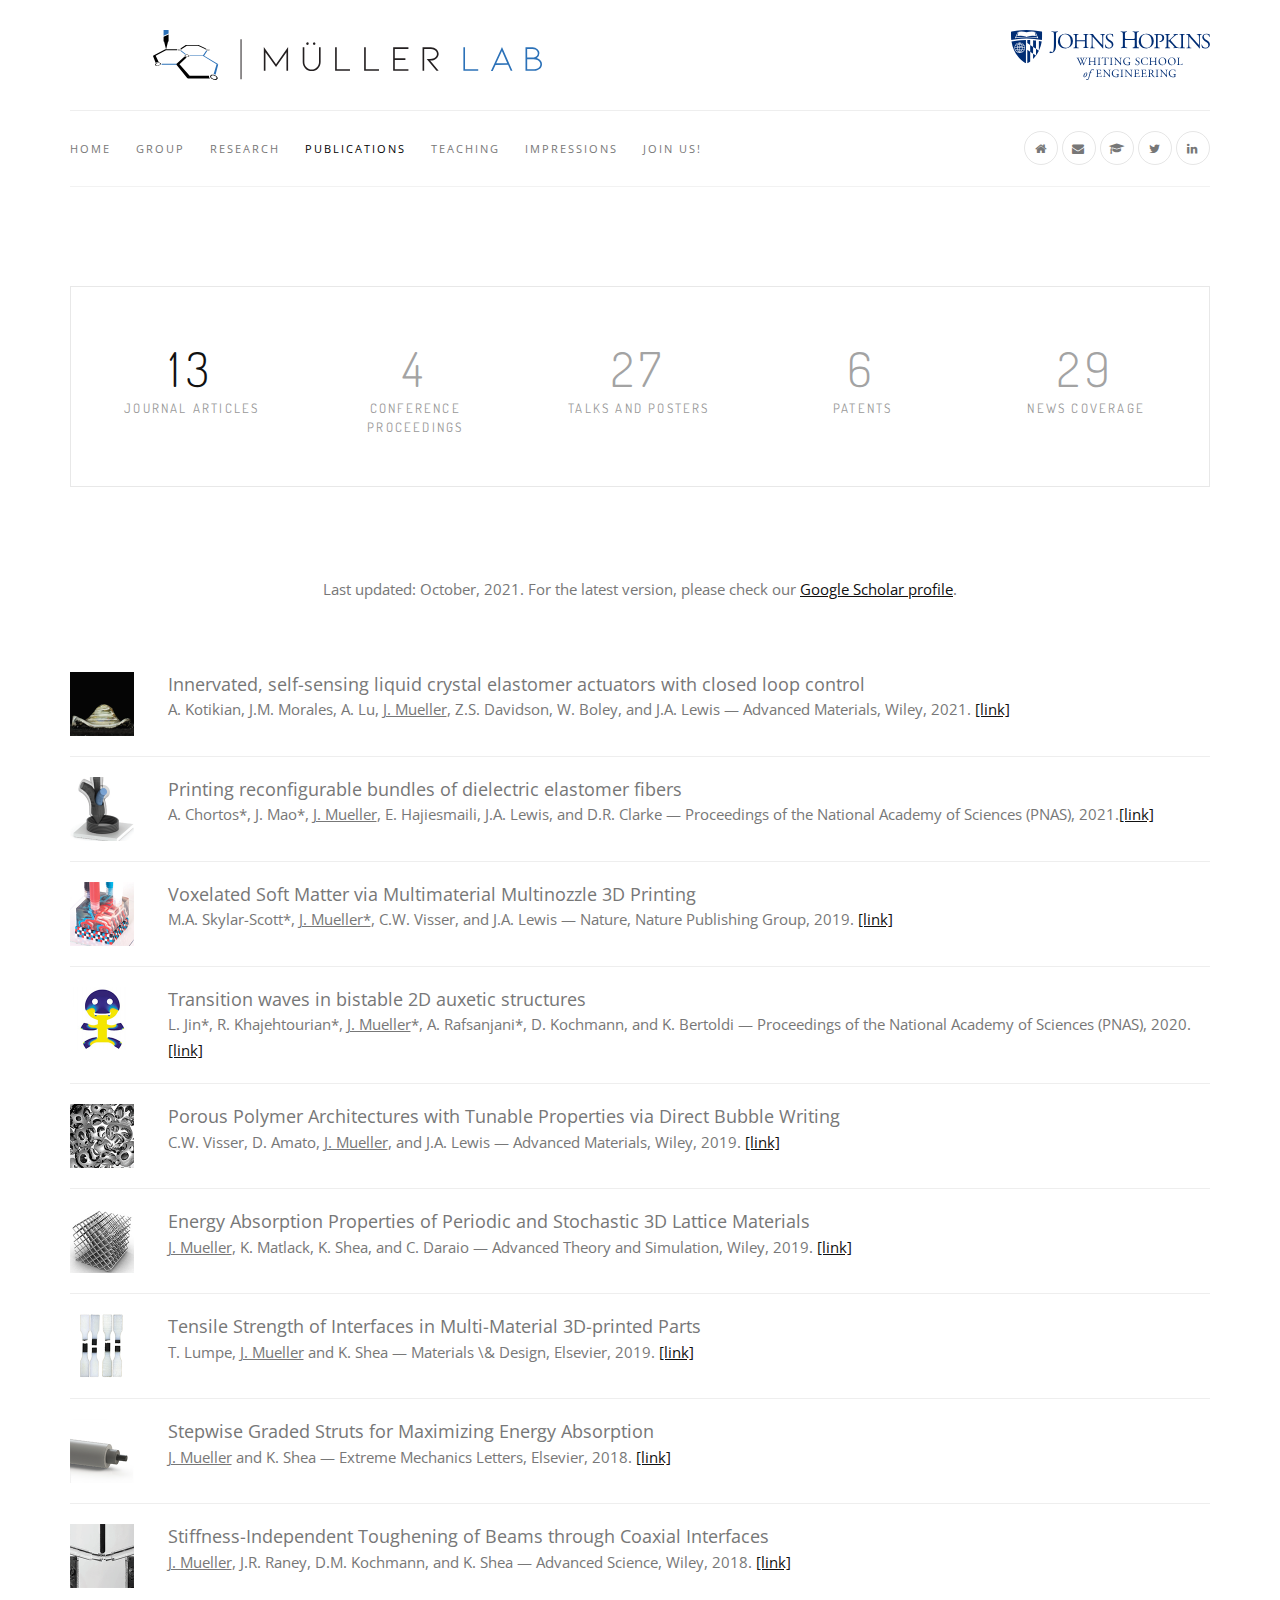
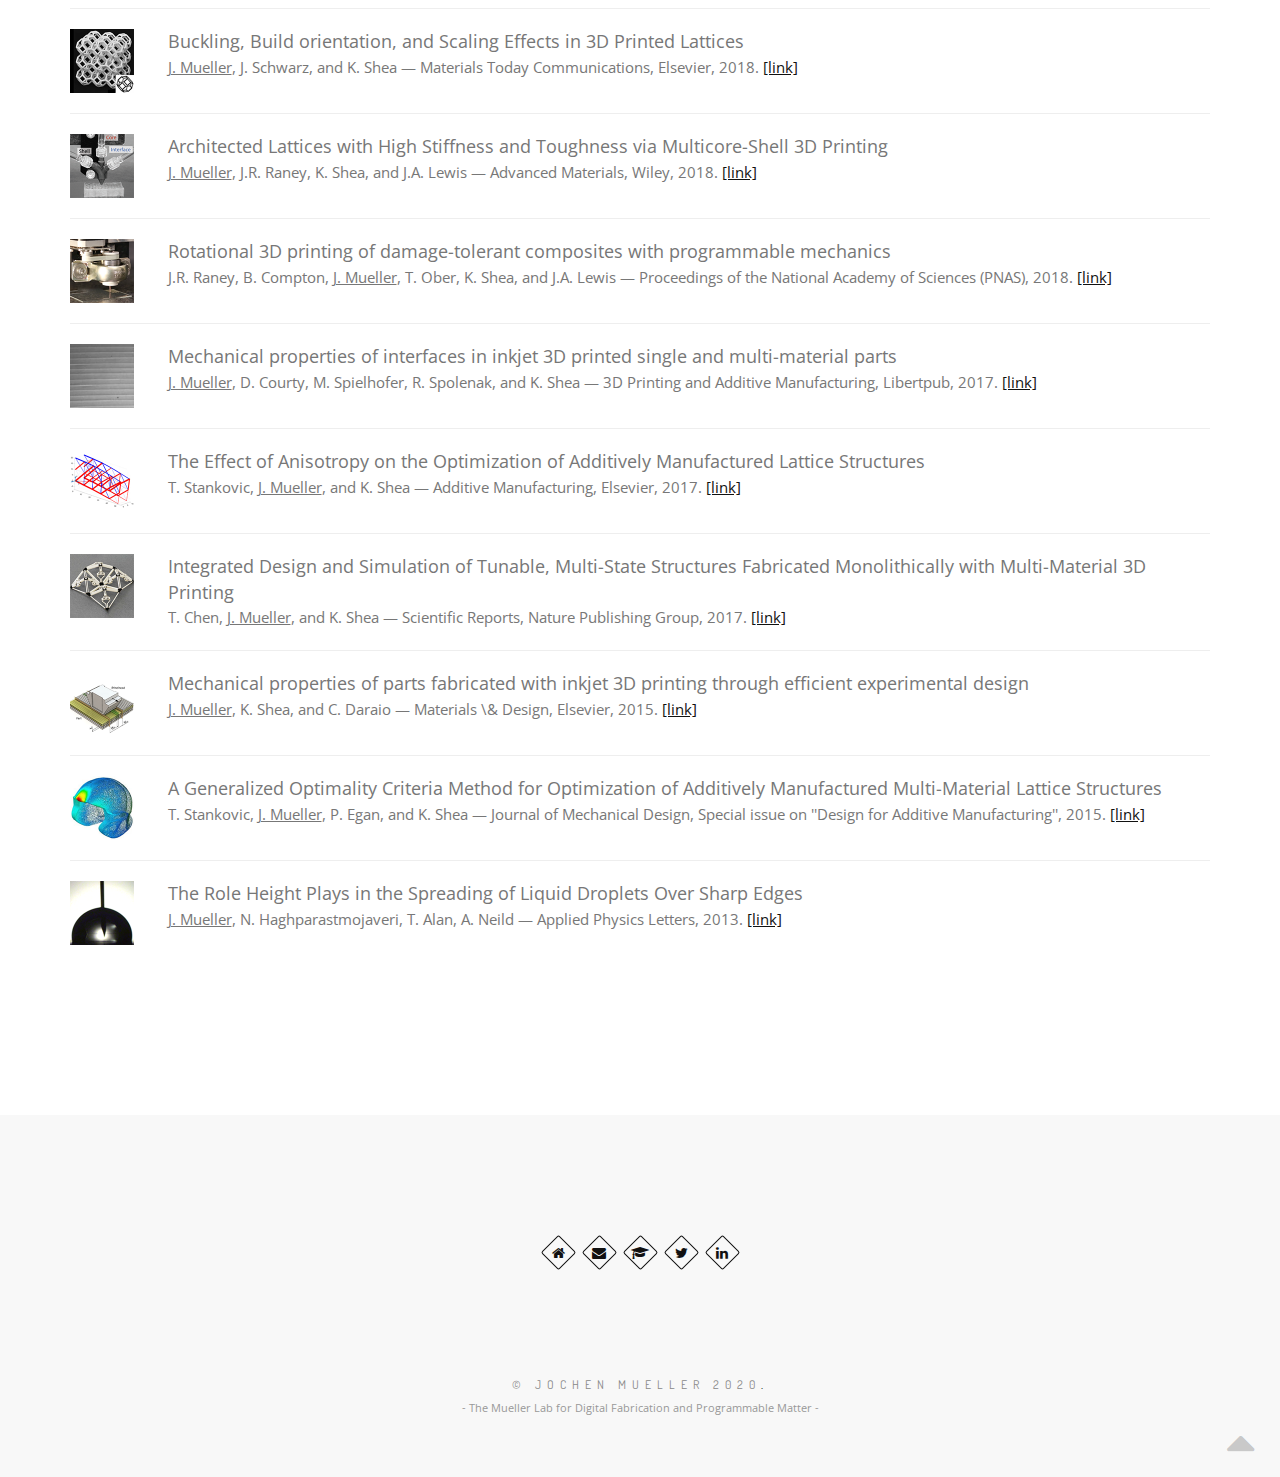
<file: publications.html>
<!DOCTYPE html>
<!-- Change the value of lang="en" attribute if your website's language is not English.
You can find the code of your language here - https://www.w3schools.com/tags/ref_language_codes.asp -->
<html lang="en">
    <head>
        <title>Mueller Lab &mdash; The Laboratory for Laboratory for Digital Fabrication and Programmable Matter</title>
        <meta name="description" content="">    
        <meta charset="utf-8">
        <meta name="author" content="https://muellerlab.io">
        <!--[if IE]><meta http-equiv='X-UA-Compatible' content='IE=edge,chrome=1'><![endif]-->
        <meta name="viewport" content="width=device-width, initial-scale=1.0" />
        
        <!-- Favicons -->
        <link rel="shortcut icon" href="images/favicon.png">

        <!-- CSS -->
        <link rel="stylesheet" href="css/bootstrap.min.css">
        <link rel="stylesheet" href="css/style.css">
        <link rel="stylesheet" href="css/style-responsive.css">
        <link rel="stylesheet" href="css/animate.min.css">
        <link rel="stylesheet" href="css/vertical-rhythm.min.css">
        <link rel="stylesheet" href="css/owl.carousel.css">
        <link rel="stylesheet" href="css/magnific-popup.css">
        <link rel="stylesheet" href="css/YTPlayer.css">        
		
		<!-- Global site tag (gtag.js) - Google Analytics -->
		<script async src="https://www.googletagmanager.com/gtag/js?id=G-G1NNJSYCXN"></script>
		<script>
		  window.dataLayer = window.dataLayer || [];
		  function gtag(){dataLayer.push(arguments);}
		  gtag('js', new Date());

		  gtag('config', 'G-G1NNJSYCXN');
		</script>
		
    </head>
    <body class="appear-animate">
        
        <!-- Page Loader -->        
        <div class="page-loader">
            <div class="loader">Loading...</div>
        </div>
        <!-- End Page Loader -->

        <!-- Skip to Content -->
        <a href="#main" class="btn skip-to-content">Skip to Content</a>
        <!-- End Skip to Content -->
        
        <!-- Page Wrap -->
        <div class="page" id="top">
            
            <!-- Logo Section -->
            <section class="small-section pt-30 pt-xs-20 pb-30 pb-xs-20">
                
                <div class="container align-center" >
                    <div class="row">
                        <div class="col-xs-6">
                            <a href="index.html"><img src="images/Logos_v4_Kaiti_final-01.svg" style="height:50px;" alt="" /></a>
                        </div>
                        <div class="col-xs-6" align="right";>
                            <a target="_blank" href="https://engineering.jhu.edu/"><img src="images/whiting.logo.large.horizontal.blue_JM.svg" style="height:50px;" alt="" /></a>
                        </div>
                    </div>
                </div>
                
            </section>
            <!-- End Logo Section -->
            
            <!-- Menu Wrapper -->
            <div class="container">
                
                <!-- Divider -->
                <hr class="mt-0 mb-0 "/>
                <!-- End Divider -->
            
                <!-- Navigation panel -->
                <nav class="main-nav mn-align-left not-top mb-30">
                    <div class="relative clearfix">
                        
                        <div class="mobile-nav">
                            <i class="fa fa-bars"></i>
                        </div>
                        
                        <!-- Main Menu -->
                        <div class="inner-nav desktop-nav">
                            <ul class="clearlist">
                                
                                <!-- Item Without Sub -->
                                <li>
                                    <a href="index.html">Home</a>                                
                                </li>
								
                                <li>
                                    <a href="group.html">Group</a>                                
                                </li>
								
                                <li>
                                    <a href="research.html">Research</a>                                
                                </li>
								
                                <li>
                                    <a href="publications.html" class="active">Publications</a>                                
                                </li>
								
                                <li>
                                    <a href="teaching.html">Teaching</a>                                
                                </li>
								
                                <li>
                                    <a href="impressions.html">Impressions</a>                                
                                </li>
								
                                <li>
                                    <a href="joinus.html">JOIN US!</a>                                
                                </li>
                                <!-- End Item Without Sub -->
                                

                                <!-- Social Links -->
                                <li class="right">
                                    <a href="index.html"><span class="mn-soc-link tooltip-top" title="Home"><i class="fa fa-home"></i></span></a>
                                    <a target="_blank" href="mailto:jochen@jhu.edu"><span class="mn-soc-link tooltip-top" title="E-Mail"><i class="fa fa-envelope"></i></span></a>
                                    <a target="_blank" href="https://scholar.google.com/citations?user=yCnfRi4AAAAJ&hl=en"><span class="mn-soc-link tooltip-top" title="Google Scholar"><i class="fa fa-graduation-cap"></i></span></a>
                                    <a target="_blank" href="https://twitter.com/muellerjoch"><span class="mn-soc-link tooltip-top" title="Twitter"><i class="fa fa-twitter"></i></span></a>
                                    <a target="_blank" href="https://www.linkedin.com/in/jochen-mueller-07989531"><span class="mn-soc-link tooltip-top" title="LinkedIn"><i class="fa fa-linkedin"></i></span></a>
                                </li>
                                <!-- End Social Links  -->
                                
                            </ul>
                        </div>
                        <!-- End Main Menu -->
                    </div>
                </nav>
                <!-- End Navigation panel -->
            
            </div>
            <!-- End Menu Wrapper -->
            
            <main id="main">
            
                
                <!-- Section -->
                <section class="page-section pt-70 pt-xs-40">
                    <div class="container relative">
                        
                        <!-- Counters and navigation -->
                        <div class="count-wrapper mb-60 mb-sm-40">
                            <div class="row">

								<ul class="nav nav-tabs tpl-alt-tabs font-alt">
								
									<!-- Counter Item -->
									<li class="active">
										<a href="#service-branding" data-toggle="tab">
											<div>
												<div class="count-number">
													20
												</div>
												<div class="count-descr font-alt">
													<span class="count-title">Journal articles</span>
												</div>
											</div>
										</a>
									</li>
									<!-- End Counter Item -->
									
									<!-- Counter Item -->
									<li>
										<a href="#service-web-design" data-toggle="tab">
											<div>
												<div class="count-number">
													7
												</div>
												<div class="count-descr font-alt">
													<span class="count-title">Conference proceedings</span>
												</div>
											</div>
										</a>
									</li>
									<!-- End Counter Item -->
									
									<!-- Counter Item -->
									<li>
										<a href="#service-graphic" data-toggle="tab">
											<div>
												<div class="count-number">
													42
												</div>
												<div class="count-descr font-alt">
													<span class="count-title">Talks and posters</span>
												</div>
											</div>
										</a>
									</li>
									<!-- End Counter Item -->
									
									<!-- Counter Item -->
									<li>
										<a href="#service-development" data-toggle="tab">
											<div>
												<div class="count-number">
													9
												</div>
												<div class="count-descr font-alt">
													<span class="count-title">Patents</span>
												</div>
											</div>
										</a>
									</li>
									<!-- End Counter Item -->
									
									<!-- Counter Item -->
									<li>
										<a href="#service-news" data-toggle="tab">
											<div>
												<div class="count-number">
													45
												</div>
												<div class="count-descr font-alt">
													<span class="count-title">News coverage</span>
												</div>
											</div>
										</a>
									</li>
									<!-- End Counter Item -->
									
								</ul>

                            </div>
                        </div>
                        <!-- End Counters and navigation -->


                        <!-- Tab panes -->
                        <div class="tab-content tpl-tabs-cont">
                            
                            <!-- Service Item -->
                            <div class="tab-pane fade in active" id="service-branding">
                                
								<!-- Section Content -->
								<div>
									<div class="section-text">
	
								<div class="section-text mb-70 mb-xs-40" style="text-align: center;">								
									Last updated: October, 2021. For the latest version, please check our <a href="https://scholar.google.com/citations?user=yCnfRi4AAAAJ&hl=en" target="_blank">Google Scholar profile</a>.
                                </div>
	
	
									<!-- COPY JOURNAL ARTICLES BELOW -->
                                    
                                    <div class="row">
                                        <div class="col-md-1 black">
                                            <img src="images/articles/18.png" width="64" height="64" alt="" />
                                        </div>
                                        <div class="col-md-11">
                                            <h4 class="mt-0 mb-0">Innervated, self-sensing liquid crystal elastomer actuators with closed loop control</h4>
                                            A. Kotikian, J.M. Morales, A. Lu, <u>J. Mueller</u>, Z.S. Davidson, W. Boley, and J.A. Lewis &mdash; Advanced Materials, Wiley, 2021. <a target="_blank" href='http://doi.org/10.1002/adma.202101814'>[link]</a>
                                        </div>
                                    </div>

                                    <hr>

                                    <div class="row">
                                        <div class="col-md-1 black">
                                            <img src="images/articles/17.png" width="64" height="64" alt="" />
                                        </div>
                                        <div class="col-md-11">
                                            <h4 class="mt-0 mb-0">Printing reconfigurable bundles of dielectric elastomer fibers</h4>
                                            A. Chortos*, J. Mao*, <u>J. Mueller</u>, E. Hajiesmaili, J.A. Lewis, and D.R. Clarke &mdash; Proceedings of the National Academy of Sciences (PNAS), 2021.<a target="_blank" \href{http://doi.org/10.1002/adfm.202010643'>[link]</a>
                                        </div>
                                    </div>

                                    <hr>
									
									<div class="row">
										<div class="col-md-1 black">
											<img src="images/articles/16.png" width="64" height="64" alt="" />
										</div>
										<div class="col-md-11">
											<h4 class="mt-0 mb-0">Voxelated Soft Matter via Multimaterial Multinozzle 3D Printing</h4>
											M.A. Skylar-Scott*, <u>J. Mueller*</u>,  C.W. Visser, and J.A. Lewis &mdash; Nature, Nature Publishing Group, 2019. <a target="_blank" href='http://doi.org/10.1038/s41586-019-1736-8'>[link]</a>
										</div>
									</div>

									<hr>

									<div class="row">
										<div class="col-md-1 black">
											<img src="images/articles/15.png" width="64" height="64" alt="" />
										</div>
										<div class="col-md-11">
											<h4 class="mt-0 mb-0">Transition waves in bistable 2D auxetic structures</h4>
											L. Jin*, R. Khajehtourian*, <u>J. Mueller</u>*, A. Rafsanjani*, D. Kochmann, and K. Bertoldi &mdash; Proceedings of the National Academy of Sciences (PNAS), 2020. <a target="_blank" href='http://doi.org/10.1073/pnas.1913228117'>[link]</a>
										</div>
									</div>

									<hr>

									<div class="row">
										<div class="col-md-1 black">
											<img src="images/articles/14.png" width="64" height="64" alt="" />
										</div>
										<div class="col-md-11">
											<h4 class="mt-0 mb-0">Porous Polymer Architectures with Tunable Properties via Direct Bubble Writing</h4>
											C.W. Visser, D. Amato, <u>J. Mueller</u>, and J.A. Lewis &mdash; Advanced Materials, Wiley, 2019. <a target="_blank" href='http://doi.org/10.1002/adma.201904668'>[link]</a>
										</div>
									</div>

									<hr>

									<div class="row">
										<div class="col-md-1 black">
											<img src="images/articles/13.png" width="64" height="64" alt="" />
										</div>
										<div class="col-md-11">
											<h4 class="mt-0 mb-0">Energy Absorption Properties of Periodic and Stochastic 3D Lattice Materials</h4>
											<u>J. Mueller</u>, K. Matlack, K. Shea, and C. Daraio &mdash; Advanced Theory and Simulation, Wiley, 2019. <a target="_blank" href='http://doi.org/10.1002/adts.201900081'>[link]</a>
										</div>
									</div>

									<hr>

									<div class="row">
										<div class="col-md-1 black">
											<img src="images/articles/12.png" width="64" height="64" alt="" />
										</div>
										<div class="col-md-11">
											<h4 class="mt-0 mb-0">Tensile Strength of Interfaces in Multi-Material 3D-printed Parts</h4>
											T. Lumpe, <u>J. Mueller</u> and K. Shea &mdash; Materials \& Design, Elsevier, 2019. <a target="_blank" href='http://doi.org/10.1016/j.matdes.2018.11.024'>[link]</a>
										</div>
									</div>

									<hr>

									<div class="row">
										<div class="col-md-1 black">
											<img src="images/articles/11.png" width="64" height="64" alt="" />
										</div>
										<div class="col-md-11">
											<h4 class="mt-0 mb-0">Stepwise Graded Struts for Maximizing Energy Absorption</h4>
											<u>J. Mueller</u> and K. Shea &mdash; Extreme Mechanics Letters, Elsevier, 2018. <a target="_blank" href='http://doi.org/10.1016/j.eml.2018.10.006'>[link]</a>
										</div>
									</div>

									<hr>

									<div class="row">
										<div class="col-md-1 black">
											<img src="images/articles/10.png" width="64" height="64" alt="" />
										</div>
										<div class="col-md-11">
											<h4 class="mt-0 mb-0">Stiffness-Independent Toughening of Beams through Coaxial Interfaces</h4>
											<u>J. Mueller</u>, J.R. Raney, D.M. Kochmann, and K. Shea &mdash; Advanced Science, Wiley, 2018. <a target="_blank" href='http://doi.org/10.1002/advs.201800728'>[link]</a>
										</div>
									</div>

									<hr>

									<div class="row">
										<div class="col-md-1 black">
											<img src="images/articles/9.png" width="64" height="64" alt="" />
										</div>
										<div class="col-md-11">
											<h4 class="mt-0 mb-0">Buckling, Build orientation, and Scaling Effects in 3D Printed Lattices</h4>
											<u>J. Mueller</u>, J. Schwarz, and K. Shea &mdash; Materials Today Communications, Elsevier, 2018. <a target="_blank" href='http://doi.org/10.1016/j.mtcomm.2018.08.013'>[link]</a>
										</div>
									</div>

									<hr>

									<div class="row">
										<div class="col-md-1 black">
											<img src="images/articles/8.png" width="64" height="64" alt="" />
										</div>
										<div class="col-md-11">
											<h4 class="mt-0 mb-0">Architected Lattices with High Stiffness and Toughness via Multicore-Shell 3D Printing</h4>
											<u>J. Mueller</u>, J.R. Raney, K. Shea, and J.A. Lewis &mdash; Advanced Materials, Wiley, 2018. <a target="_blank" href='http://doi.org/10.1002/adma.201705001'>[link]</a>
										</div>
									</div>

									<hr>

									<div class="row">
										<div class="col-md-1 black">
											<img src="images/articles/7.png" width="64" height="64" alt="" />
										</div>
										<div class="col-md-11">
											<h4 class="mt-0 mb-0">Rotational 3D printing of damage-tolerant composites with programmable mechanics</h4>
											J.R. Raney, B. Compton, <u>J. Mueller</u>, T. Ober, K. Shea, and J.A. Lewis &mdash; Proceedings of the National Academy of Sciences (PNAS), 2018. <a target="_blank" href='http://doi.org/10.1073/pnas.1715157115'>[link]</a>
										</div>
									</div>

									<hr>

									<div class="row">
										<div class="col-md-1 black">
											<img src="images/articles/6.png" width="64" height="64" alt="" />
										</div>
										<div class="col-md-11">
											<h4 class="mt-0 mb-0">Mechanical properties of interfaces in inkjet 3D printed single and multi-material parts</h4>
											<u>J. Mueller</u>, D. Courty, M. Spielhofer, R. Spolenak, and K. Shea &mdash; 3D Printing and Additive Manufacturing, Libertpub, 2017. <a target="_blank" href='http://doi.org/10.1089/3dp.2017.0038'>[link]</a>
										</div>
									</div>

									<hr>

									<div class="row">
										<div class="col-md-1 black">
											<img src="images/articles/5.png" width="64" height="64" alt="" />
										</div>
										<div class="col-md-11">
											<h4 class="mt-0 mb-0">The Effect of Anisotropy on the Optimization of Additively Manufactured Lattice Structures</h4>
											T. Stankovic, <u>J. Mueller</u>, and K. Shea &mdash; Additive Manufacturing, Elsevier, 2017. <a target="_blank" href='http://doi.org/10.1016/j.addma.2017.07.004'>[link]</a>
										</div>
									</div>

									<hr>

									<div class="row">
										<div class="col-md-1 black">
											<img src="images/articles/4.png" width="64" height="64" alt="" />
										</div>
										<div class="col-md-11">
											<h4 class="mt-0 mb-0">Integrated Design and Simulation of Tunable, Multi-State Structures Fabricated Monolithically with Multi-Material 3D Printing</h4>
											T. Chen, <u>J. Mueller</u>, and K. Shea &mdash; Scientific Reports, Nature Publishing Group, 2017. <a target="_blank" href='http://doi.org/10.1038/srep45671'>[link]</a>
										</div>
									</div>

									<hr>

									<div class="row">
										<div class="col-md-1 black">
											<img src="images/articles/3.png" width="64" height="64" alt="" />
										</div>
										<div class="col-md-11">
											<h4 class="mt-0 mb-0">Mechanical properties of parts fabricated with inkjet 3D printing through efficient experimental design</h4>
											<u>J. Mueller</u>, K. Shea, and C. Daraio &mdash; Materials \& Design, Elsevier, 2015. <a target="_blank" href='http://doi.org/10.1016/j.matdes.2015.07.129'>[link]</a>
										</div>
									</div>

									<hr>

									<div class="row">
										<div class="col-md-1 black">
											<img src="images/articles/2.png" width="64" height="64" alt="" />
										</div>
										<div class="col-md-11">
											<h4 class="mt-0 mb-0">A Generalized Optimality Criteria Method for Optimization of Additively Manufactured Multi-Material Lattice Structures</h4>
											T. Stankovic, <u>J. Mueller</u>, P. Egan, and K. Shea &mdash; Journal of Mechanical Design, Special issue on ''Design for Additive Manufacturing'', 2015. <a target="_blank" href='http://doi.org/10.1115/1.4030995'>[link]</a>
										</div>
									</div>

									<hr>

									<div class="row">
										<div class="col-md-1 black">
											<img src="images/articles/1.png" width="64" height="64" alt="" />
										</div>
										<div class="col-md-11">
											<h4 class="mt-0 mb-0">The Role Height Plays in the Spreading of Liquid Droplets Over Sharp Edges</h4>
											<u>J. Mueller</u>, N. Haghparastmojaveri, T. Alan, A. Neild &mdash; Applied Physics Letters, 2013. <a target="_blank" href='http://doi.org/10.1063/1.4789990'>[link]</a>
										</div>
									</div>

									<!-- COPY JOURNAL ARTICLES ABOVE -->
										
										
									</div>
								</div>
								<!-- End Section Content -->
                                
                            </div>
                            <!-- End Service Item -->
                            
                            <!-- Service Item -->
                            <div class="tab-pane fade" id="service-web-design">
                                
                                <div class="section-text">
	
	
									<!-- COPY CONFERENCE PROCEEDINGS CONTENT BELOW -->
									
									<div class="row">
										<div class="col-md-1 black">
											<img src="images/conferences/7.png" width="64" height="64" alt="" />
										</div>
										<div class="col-md-11">
											<h4 class="mt-0 mb-0">Tensile Strength of Interfaces in Multi-Material 3D-printed Parts</h4>
											T. Lumpe, <u>J. Mueller</u> and K. Shea &mdash; International Solid Freeform Fabrication Symposium, Austin, TX, 2018.
										</div>
									</div>

									<hr>

									<div class="row">
										<div class="col-md-1 black">
											<img src="images/conferences/6.png" width="64" height="64" alt="" />
										</div>
										<div class="col-md-11">
											<h4 class="mt-0 mb-0">Design and Fabrication of a Bistable Unit Actuator with Multi-material Additive Manufacturing</h4>
											T. Chen, <u>J. Mueller</u>, and K. Shea &mdash; International Solid Freeform Fabrication Symposium, Austin, TX, 2016.
										</div>
									</div>

									<hr>

									<div class="row">
										<div class="col-md-1 black">
											<img src="images/conferences/5.png" width="64" height="64" alt="" />
										</div>
										<div class="col-md-11">
											<h4 class="mt-0 mb-0">Optimization for Anisotropy in Additively Manufactured Lattice Structures</h4>
											T. Stankovic, <u>J. Mueller</u>, and K. Shea &mdash; ASME Computers and Information in Engineering Conference, Charlotte, NC, 2016.
										</div>
									</div>

									<hr>

									<div class="row">
										<div class="col-md-1 black">
											<img src="images/conferences/4.png" width="64" height="64" alt="" />
										</div>
										<div class="col-md-11">
											<h4 class="mt-0 mb-0">The effect of build orientation on the mechanical properties in inkjet 3D-printing</h4>
											<u>J. Mueller</u> and K. Shea &mdash; International Solid Freeform Fabrication Symposium, Austin, TX, 2015.
										</div>
									</div>

									<hr>

									<div class="row">
										<div class="col-md-1 black">
											<img src="images/conferences/3.png" width="64" height="64" alt="" />
										</div>
										<div class="col-md-11">
											<h4 class="mt-0 mb-0">Tensile Properties of Inkjet 3D-printed Parts: Critical Process Parameters and How to Efficiently Analyze Them</h4>
											<u>J. Mueller</u>, S. Kim, K. Shea, and C. Daraio &mdash; ASME Computers and Information in Engineering Conference, Boston, MA, 2015.
										</div>
									</div>

									<hr>

									<div class="row">
										<div class="col-md-1 black">
											<img src="images/conferences/2.png" width="64" height="64" alt="" />
										</div>
										<div class="col-md-11">
											<h4 class="mt-0 mb-0">Optimization of Additively Manufactured Multi-Material Lattice Structures Using Generalized Optimality Criteria</h4>
											T. Stankovic, <u>J. Mueller</u>, P. Egan, and K. Shea &mdash; ASME Computers and Information in Engineering Conference, Boston, MA, 2015.
										</div>
									</div>

									<hr>

									<div class="row">
										<div class="col-md-1 black">
											<img src="images/conferences/1.png" width="64" height="64" alt="" />
										</div>
										<div class="col-md-11">
											<h4 class="mt-0 mb-0">Machinability of Aligned CNT Nanocomposites</h4>
											M. Mahmoodi, M. Malekian, <u>J. Mueller</u>, M.B. Jun, S.S. Park &mdash; Int. Conference on Micro Manufacturing (ICOMM) 2011, Tokyo, Japan, Mar. 2011.
										</div>
									</div>


									<!-- COPY CONFERENCE PROCEEDINGS ABOVE -->
										
                                </div>
                                
                            </div>
                            <!-- End Service Item -->
                            
                            <!-- Service Item -->
                            <div class="tab-pane fade" id="service-graphic">
                                
                                <div class="section-text">
                                    <!-- COPY TALKS BELOW -->
                                    
                                    <div class="row">
                                        <div class="col-md-1 black">
                                        </div>
                                        <div class="col-md-11">
                                            <h4 class="mt-0 mb-0">Innervated, self-sensing liquid crystal elastomer actuators with closed loop control</h4>
                                            A. Kotikian, J.M. Morales, A. Lu, <u>J. Mueller</u>, Z.S. Davidson, W. Boley, and J.A. Lewis &mdash; Materials Research Society (MRS) Fall Meeting, Boston, MA, USA, 2021.
                                        </div>
                                    </div>

                                    <hr>

                                    <div class="row">
                                        <div class="col-md-1 black">
                                        </div>
                                        <div class="col-md-11">
                                            <h4 class="mt-0 mb-0">Multimaterial Mechanical Metamaterials with Programmable Response</h4>
                                            <u>J. Mueller</u>, J.A. Lewis, K. Bertoldi &mdash; MACH Conference, Annapolis, MD, USA, 2021.
                                        </div>
                                    </div>

                                    <hr>

                                    <div class="row">
                                        <div class="col-md-1 black">
                                        </div>
                                        <div class="col-md-11">
                                            <h4 class="mt-0 mb-0">Utilizing Digital Fabrication to drive Innovation in (Multi-)Functional Materials</h4>
                                            <u>J. Mueller</u> &mdash; Materials Science Colloquium of the SFB 986, TU Hamburg-Harburg, Germany, 2021.
                                        </div>
                                    </div>

                                    <hr>
									
									<div class="row">
										<div class="col-md-1 black">
										</div>
										<div class="col-md-11">
											<h4 class="mt-0 mb-0">Thermally Reconfigurable Lattice Structures (Poster)</h4>
											<u>J. Mueller</u> &mdash; BASF Northeast Research Alliance (NORA) Symposium, Boston, MA, USA, 2020.
										</div>
									</div>

									<hr>

									<div class="row">
										<div class="col-md-1 black">
										</div>
										<div class="col-md-11">
											<h4 class="mt-0 mb-0">A Computational Approach to the Creation of Digital Matter</h4>
											<u>J. Mueller</u> &mdash; Scientific Symposium 2020, Max Planck Institute for Intelligent Systems, Tübingen, Germany, 2020.
										</div>
									</div>

									<hr>

									<div class="row">
										<div class="col-md-1 black">
										</div>
										<div class="col-md-11">
											<h4 class="mt-0 mb-0">A Computational Approach to the Creation of Digital Matter</h4>
											<u>J. Mueller</u> &mdash; Research Symposium, Max Planck Society, Berlin, Germany, 2020.
										</div>
									</div>

									<hr>

									<div class="row">
										<div class="col-md-1 black">
										</div>
										<div class="col-md-11">
											<h4 class="mt-0 mb-0">A digital approach to the creation of a Universal Manufacturing Machine</h4>
											<u>J. Mueller</u> &mdash; University of Stuttgart, Stuttgart, Germany 2020.
										</div>
									</div>

									<hr>

									<div class="row">
										<div class="col-md-1 black">
										</div>
										<div class="col-md-11">
											<h4 class="mt-0 mb-0">A Computational Approach to the Creation of Digital Matter</h4>
											<u>J. Mueller</u> &mdash; Aarhus University, Aarhus, Denmark, 2020.
										</div>
									</div>

									<hr>

									<div class="row">
										<div class="col-md-1 black">
										</div>
										<div class="col-md-11">
											<h4 class="mt-0 mb-0">A Computational Approach to the Creation of Digital Matter</h4>
											<u>J. Mueller</u> &mdash; University of Colorado, Denver, CO, USA, 2020.
										</div>
									</div>

									<hr>

									<div class="row">
										<div class="col-md-1 black">
										</div>
										<div class="col-md-11">
											<h4 class="mt-0 mb-0">A Computational Approach to the Creation of Digital Matter</h4>
											<u>J. Mueller</u> &mdash; Max Planck Institute for Polymer Research, Mainz, Germany, 2020.
										</div>
									</div>

									<hr>

									<div class="row">
										<div class="col-md-1 black">
										</div>
										<div class="col-md-11">
											<h4 class="mt-0 mb-0">A Computational Approach to the Creation of Digital Matter</h4>
											<u>J. Mueller</u> &mdash; Massachusetts Institute of Technology (MIT), Cambridge, MA, USA, 2020.
										</div>
									</div>

									<hr>

									<div class="row">
										<div class="col-md-1 black">
										</div>
										<div class="col-md-11">
											<h4 class="mt-0 mb-0">A Computational Approach to the Creation of Digital Matter</h4>
											<u>J. Mueller</u> &mdash; University of Iowa, Iowa City, IA, USA, 2020.
										</div>
									</div>

									<hr>

									<div class="row">
										<div class="col-md-1 black">
										</div>
										<div class="col-md-11">
											<h4 class="mt-0 mb-0">A Computational Approach to the Creation of Digital Matter</h4>
											<u>J. Mueller</u> &mdash; Johns Hopkins University, Baltimore, MD, USA, 2020.
										</div>
									</div>

									<hr>

									<div class="row">
										<div class="col-md-1 black">
										</div>
										<div class="col-md-11">
											<h4 class="mt-0 mb-0">A Computational Approach to the Creation of Digital Matter</h4>
											<u>J. Mueller</u> &mdash; Princeton University, Princeton, NJ, USA, 2020.
										</div>
									</div>

									<hr>

									<div class="row">
										<div class="col-md-1 black">
										</div>
										<div class="col-md-11">
											<h4 class="mt-0 mb-0">A Computational Approach to the Creation of Digital Matter</h4>
											<u>J. Mueller</u> &mdash; École Polytechnique Fédérale de Lausanne (EPFL), Lausanne, Switzerland, 2020.
										</div>
									</div>

									<hr>

									<div class="row">
										<div class="col-md-1 black">
										</div>
										<div class="col-md-11">
											<h4 class="mt-0 mb-0">Motion via Bistability in Viscous Fluids</h4>
											M. Zanaty, W. Zunker, <u>J. Mueller</u>, K. Bertold &mdash; Bulletin of the American Physical Society (APS), 2020.
										</div>
									</div>

									<hr>

									<div class="row">
										<div class="col-md-1 black">
										</div>
										<div class="col-md-11">
											<h4 class="mt-0 mb-0">Advanced Composite Materials and Structures via Digital Design and Fabrication</h4>
											<u>J. Mueller</u> &mdash; University of Minnesota, Twin Cities, Minneapolis, MN, USA, 2020.
										</div>
									</div>

									<hr>

									<div class="row">
										<div class="col-md-1 black">
										</div>
										<div class="col-md-11">
											<h4 class="mt-0 mb-0">A Computational Approach to the Creation of Digital Matter</h4>
											<u>J. Mueller</u> &mdash; University of California, Los Angeles, CA, USA, 2020.
										</div>
									</div>

									<hr>

									<div class="row">
										<div class="col-md-1 black">
										</div>
										<div class="col-md-11">
											<h4 class="mt-0 mb-0">Innervated Artificial Muscles Having Programmable Actuation</h4>
											A. Chortos*, J. Mao*, <u>J. Mueller</u>, Y. Luo, J.A. Lewis, and D.E. Clarke &mdash; Gordon Research Conference (GRC) on Multifunctional Materials and Structures, Ventura, CA, USA, 2020.
										</div>
									</div>

									<hr>

									<div class="row">
										<div class="col-md-1 black">
										</div>
										<div class="col-md-11">
											<h4 class="mt-0 mb-0">Advanced Composite Materials and Structures via Digital Design and Fabrication</h4>
											<u>J. Mueller</u> &mdash; University of Waterloo, Waterloo, ON, Canada, 2020.
										</div>
									</div>

									<hr>

									<div class="row">
										<div class="col-md-1 black">
										</div>
										<div class="col-md-11">
											<h4 class="mt-0 mb-0">Multimaterial Multinozzle 3D Printing (MM3D)</h4>
											<u>J. Mueller</u>, M.A. Skylar-Scott, and J.A. Lewis &mdash; Gordon Research Conference (GRC) on Robotics, Ventura, CA, USA, 2020.
										</div>
									</div>

									<hr>

									<div class="row">
										<div class="col-md-1 black">
										</div>
										<div class="col-md-11">
											<h4 class="mt-0 mb-0">A Computational Approach to the Creation of Digital Matter</h4>
											<u>J. Mueller</u> &mdash; University of British Columbia, Vancouver, BC, Canada, 2020.
										</div>
									</div>

									<hr>

									<div class="row">
										<div class="col-md-1 black">
										</div>
										<div class="col-md-11">
											<h4 class="mt-0 mb-0">Active Lattices With Thermally Tunable Properties</h4>
											<u>J. Mueller</u>, J.A. Lewis, and K. Bertoldi &mdash; ASME IMECE, Salt Lake City, UT, USA, 2019.
										</div>
									</div>

									<hr>

									<div class="row">
										<div class="col-md-1 black">
										</div>
										<div class="col-md-11">
											<h4 class="mt-0 mb-0">From stretching to bending dominated lattice materials</h4>
											<u>J. Mueller</u>, K. Bertoldi, and J.A. Lewis &mdash; SES Technical Meeting, St. Louis, MO, USA, 2019.
										</div>
									</div>

									<hr>

									<div class="row">
										<div class="col-md-1 black">
										</div>
										<div class="col-md-11">
											<h4 class="mt-0 mb-0">Overcoming the conflict between stiffness and toughness in architected lattices</h4>
											<u>J. Mueller</u> &mdash; Cluster of Excellence 3DMM2O, Karlsruhe Institute of Technology, Karlsruhe, Germany, 2019.
										</div>
									</div>

									<hr>

									<div class="row">
										<div class="col-md-1 black">
										</div>
										<div class="col-md-11">
											<h4 class="mt-0 mb-0">A computational approach to the creation of digital matter</h4>
											<u>J. Mueller</u> &mdash; Department of Informatics, Karlsruhe Institute of Technology, Karlsruhe, Germany, 2019.
										</div>
									</div>

									<hr>

									<div class="row">
										<div class="col-md-1 black">
										</div>
										<div class="col-md-11">
											<h4 class="mt-0 mb-0">Transforming cellular structures via active materials</h4>
											<u>J. Mueller</u>, D. Kokkinis, K. Bertoldi, and J.A. Lewis &mdash; MACH Conference, Annapolis, MD, USA, 2019.
										</div>
									</div>

									<hr>

									<div class="row">
										<div class="col-md-1 black">
										</div>
										<div class="col-md-11">
											<h4 class="mt-0 mb-0">Controlled transition waves in two-dimensional bistable auxetics</h4>
											<u>J. Mueller</u> and K. Bertoldi &mdash; Bulletin of the American Physical Society (APS), Boston, MA, USA, 2019.
										</div>
									</div>

									<hr>

									<div class="row">
										<div class="col-md-1 black">
										</div>
										<div class="col-md-11">
											<h4 class="mt-0 mb-0">Deployable multi-state structures via pre-strained, multistable elements</h4>
											<u>J. Mueller</u>, J.A. Lewis, and K. Bertoldi &mdash; Materials Research Society (MRS) Fall Meeting, Boston, MA, USA, 2018.
										</div>
									</div>

									<hr>

									<div class="row">
										<div class="col-md-1 black">
										</div>
										<div class="col-md-11">
											<h4 class="mt-0 mb-0">Multicore-Shell Printing of Stiff and Tough Lattice Structures</h4>
											<u>J. Mueller</u>, J.R. Raney, K. Shea, and J.A. Lewis &mdash; European Solid Mechanics Conference (ESMC), Bologna, Italy, 2018.
										</div>
									</div>

									<hr>

									<div class="row">
										<div class="col-md-1 black">
										</div>
										<div class="col-md-11">
											<h4 class="mt-0 mb-0">Architected Core-Shell Beams for Stiff, Strong, and Tough Cellular Structures</h4>
											<u>J. Mueller</u> &mdash; ABB Ltd., Baden, Switzerland, 2018.
										</div>
									</div>

									<hr>

									<div class="row">
										<div class="col-md-1 black">
										</div>
										<div class="col-md-11">
											<h4 class="mt-0 mb-0">Radially Layered Multi-Material Struts for Increased Energy Absorption and Fracture Strain in Stiff Lattice Structures</h4>
											<u>J. Mueller</u>, J.R. Raney, J.A. Lewis, and K. Shea &mdash; Materials Research Society (MRS) Fall Meeting, Boston, MA, USA, 2017.
										</div>
									</div>

									<hr>

									<div class="row">
										<div class="col-md-1 black">
										</div>
										<div class="col-md-11">
											<h4 class="mt-0 mb-0">Multiplexed Multi-Material 3D Printing</h4>
											M.A. Skylar-Scott*, <u>J. Mueller</u>*, C.W. Visser, and J.A. Lewis &mdash; Materials Research Society (MRS) Fall Meeting, Boston, MA, USA, 2017.
										</div>
									</div>

									<hr>

									<div class="row">
										<div class="col-md-1 black">
										</div>
										<div class="col-md-11">
											<h4 class="mt-0 mb-0">Increased Energy Absorption of Lattice Structures Through Coaxially Aligned Struts</h4>
											<u>J. Mueller</u>, J.R. Raney, J.A. Lewis, and K. Shea &mdash; SES Technical Meeting, Boston, MA, USA, 2017.
										</div>
									</div>

									<hr>

									<div class="row">
										<div class="col-md-1 black">
										</div>
										<div class="col-md-11">
											<h4 class="mt-0 mb-0">Rotational 3D printing of bioinspired, damage-tolerant materials</h4>
											J.R. Raney, B. Compton, <u>J. Mueller</u>, T. Ober, K. Shea, and J.A. Lewis &mdash; Mach Conference, Anapolis, MD, USA, 2017.
										</div>
									</div>

									<hr>

									<div class="row">
										<div class="col-md-1 black">
										</div>
										<div class="col-md-11">
											<h4 class="mt-0 mb-0">Design for Additive Manufacturing</h4>
											<u>J. Mueller</u> &mdash; Additive Manufacturing Expo (AMX) Showcase Forum, Lucerne, Switzerland, 2016.
										</div>
									</div>

									<hr>

									<div class="row">
										<div class="col-md-1 black">
										</div>
										<div class="col-md-11">
											<h4 class="mt-0 mb-0">3D printing of carbon fiber-epoxy composites with programmable fiber orientation</h4>
											J.R. Raney, B. Compton, <u>J. Mueller</u>, T. Ober, K. Shea, and J.A. Lewis &mdash; SES Technical Meeting, College Park, MD, USA, 2016.
										</div>
									</div>

									<hr>

									<div class="row">
										<div class="col-md-1 black">
										</div>
										<div class="col-md-11">
											<h4 class="mt-0 mb-0">Material and Process Characterization, Design Automation and Optimization for Digital Fabrication (Poster)</h4>
											<u>J. Mueller</u>, T. Stankovic, and K. Shea &mdash; Symposium on Computational Fabrication, CSAIL MIT, Cambridge, MA, USA, 2016.
										</div>
									</div>

									<hr>

									<div class="row">
										<div class="col-md-1 black">
										</div>
										<div class="col-md-11">
											<h4 class="mt-0 mb-0">Introduction to Additive Manufacturing and the Engineering, Design and Computing Lab</h4>
											<u>J. Mueller</u> &mdash; Spritzgussformen aus dem 3D-Printer, Zurich, Switzerland, 2016.
										</div>
									</div>

									
									<!-- COPY TALKS ABOVE -->
                                </div>
                                
                            </div>
                            <!-- End Service Item -->
                            
                            <!-- Service Item -->
                            <div class="tab-pane fade" id="service-development">
                                
                                <div class="section-text">
                                    
									<!-- COPY JOURNAL ARTICLES BELOW -->
									
									<div class="row">
										<div class="col-md-1 black">
											<img src="images/patents/6.png" width="64" height="64" alt="" />
										</div>
										<div class="col-md-11">
											<h4 class="mt-0 mb-0">Programmable Metamaterial and Method of Controlling Macroscopic Properties of a Metamaterial</h4>
											<u>J. Mueller</u>, J.A. Lewis, and K. Bertoldi &mdash; US. Prov. Patent 57,803, filed November 13, 2020. 
										</div>
									</div>

									<hr>

									<div class="row">
										<div class="col-md-1 black">
											<img src="images/patents/5.png" width="64" height="64" alt="" />
										</div>
										<div class="col-md-11">
											<h4 class="mt-0 mb-0">Method of 3D Printing A Cellular Solid</h4>
											J.A. Lewis, <u>J. Mueller</u>, C.W. Visser, and D.N. Amato &mdash; US. Prov. Patent 62/714,892, filed Aug. 6, 2018.
										</div>
									</div>

									<hr>

									<div class="row">
										<div class="col-md-1 black">
											<img src="images/patents/4.png" width="64" height="64" alt="" />
										</div>
										<div class="col-md-11">
											<h4 class="mt-0 mb-0">Core-Shell Nozzle for Three-Dimensional Printing and Method of Use</h4>
											J.A. Lewis, <u>J. Mueller</u>, J.R. Raney, and K. Shea &mdash; US. Prov. Patent 62/431,723, granted Dec. 8, 2016. International Application No. PCT/US17/64733, filed December 5, 2017. 
										</div>
									</div>

									<hr>

									<div class="row">
										<div class="col-md-1 black">
											<img src="images/patents/3.png" width="64" height="64" alt="" />
										</div>
										<div class="col-md-11">
											<h4 class="mt-0 mb-0">3D Printed Core-Shell Filament and Method of 3D Printing a Core-Shell Filament</h4>
											J.A. Lewis, <u>J. Mueller</u>, J.R. Raney, and K. Shea &mdash; US. Prov. Patent 62/431,653, granted December 8, 2016. International Application No. PCT/US17/64734, filed Dec. 5, 2017. 
										</div>
									</div>

									<hr>

									<div class="row">
										<div class="col-md-1 black">
											<img src="images/patents/2.png" width="64" height="64" alt="" />
										</div>
										<div class="col-md-11">
											<h4 class="mt-0 mb-0">Valved Nozzle with a Compensator and Massively Parallel 3D Printing System</h4>
											J.A. Lewis, M.A. Skylar-Scott, and <u>J. Mueller</u> &mdash; US. Prov. Patent 62/431,223, granted Dec. 7, 2016. International Application No. PCT/US17/64738, filed December 5, 2017. 
										</div>
									</div>

									<hr>

									<div class="row">
										<div class="col-md-1 black">
											<img src="images/patents/1.png" width="64" height="64" alt="" />
										</div>
										<div class="col-md-11">
											<h4 class="mt-0 mb-0">Systems and Methods for Automated Nozzle Design and 3D Printing</h4>
											J.A. Lewis, M.A. Skylar-Scott, <u>J. Mueller</u>, and D. Kolesky &mdash; US. Prov. Patent 62/303,800, granted Mar. 4, 2016.
										</div>
									</div>

									<!-- COPY JOURNAL ARTICLES ABOVE -->
									
                                </div>
                                
                            </div>
                            <!-- End Service Item -->
							
							
							<!-- Service Item -->
                            <div class="tab-pane fade" id="service-news">
                                
                                <div class="section-text">
                                    
									<!-- COPY NEWS ARTICLES BELOW -->
									
									<div class="row">
	<div class="col-md-1 black">
	</div>
	<div class="col-md-11">
		<h4 class="mt-0 mb-0">How to print multi-material devices in one go</h4>
		Nature | News & Views, Nov. 13, 2019.  <a target="_blank" href='https://www.nature.com/articles/d41586-019-03408-4'>[link]</a>
	</div>
</div>

<hr>

<div class="row">
	<div class="col-md-1 black">
	</div>
	<div class="col-md-11">
		<h4 class="mt-0 mb-0">Multimaterial 3D printing manufactures complex objects, fast</h4>
		Space Daily, Nov. 18, 2019.  <a target="_blank" href='http://www.spacedaily.com/reports/Multimaterial_3D_printing_manufactures_complex_objects_fast_999.html'>[link]</a>
	</div>
</div>

<hr>

<div class="row">
	<div class="col-md-1 black">
	</div>
	<div class="col-md-11">
		<h4 class="mt-0 mb-0">New 3D printer tech inches closer to holy grail of multi-material printing</h4>
		Techheading, Nov. 15, 2019.  <a target="_blank" href='https://techheading.com/2019/11/15/new-3d-printer-tech-inches-closer-to-holy-grail-of-multi-material-printing/'>[link]</a>
	</div>
</div>

<hr>

<div class="row">
	<div class="col-md-1 black">
	</div>
	<div class="col-md-11">
		<h4 class="mt-0 mb-0">Robot millipede printed by 3D printer that can spew out multiple materials</h4>
		Boing Boing, Nov. 15, 2019.  <a target="_blank" href='https://boingboing.net/2019/11/15/robot-millipede-printed-by-3d.html?utm_source=feedburner&utm_medium=feed&utm_campaign=Feed%3A+boingboing%2FiBag+%28Boing+Boing%29'>[link]</a>
	</div>
</div>

<hr>

<div class="row">
	<div class="col-md-1 black">
	</div>
	<div class="col-md-11">
		<h4 class="mt-0 mb-0">Rapid 3D printing of multimaterial complex structures</h4>
		3DMedNet, Nov. 13, 2019.  <a target="_blank" href='https://www.3dmednet.com/users/297402-daniel-barrett/posts/56200-rapid-3d-printing-of-multimaterial-complex-structures'>[link]</a>
	</div>
</div>

<hr>

<div class="row">
	<div class="col-md-1 black">
	</div>
	<div class="col-md-11">
		<h4 class="mt-0 mb-0">Multimaterial 3D printing manufactures complex objects, fast</h4>
		Science Daily, Nov. 13, 2019.  <a target="_blank" href='https://www.sciencedaily.com/releases/2019/11/191113153106.htm'>[link]</a>
	</div>
</div>

<hr>

<div class="row">
	<div class="col-md-1 black">
	</div>
	<div class="col-md-11">
		<h4 class="mt-0 mb-0">Multimaterial 3-D printing manufactures complex objects, fast</h4>
		Tech Xplore, Nov. 13, 2019.  <a target="_blank" href='https://techxplore.com/news/2019-11-multimaterial-d-complex-fast.html'>[link]</a>
	</div>
</div>

<hr>

<div class="row">
	<div class="col-md-1 black">
	</div>
	<div class="col-md-11">
		<h4 class="mt-0 mb-0">Multimaterial 3D printing manufactures complex objects, fast</h4>
		Harvard News & Events, Nov. 13, 2019.  <a target="_blank" href='https://www.seas.harvard.edu/news/2019/11/multimaterial-3d-printing-manufactures-complex-objects-fast'>[link]</a>
	</div>
</div>

<hr>

<div class="row">
	<div class="col-md-1 black">
	</div>
	<div class="col-md-11">
		<h4 class="mt-0 mb-0">Multimaterial 3D printing manufactures complex objects, fast</h4>
		Wyss Institute, Nov. 13, 2019.  <a target="_blank" href='https://wyss.harvard.edu/news/multimaterial-3d-printing-manufactures-complex-objects-fast/'>[link]</a>
	</div>
</div>

<hr>

<div class="row">
	<div class="col-md-1 black">
	</div>
	<div class="col-md-11">
		<h4 class="mt-0 mb-0">Multimaterial 3D printing manufactures complex objects, fast</h4>
		EurekAlert!, Nov. 13, 2019.  <a target="_blank" href='https://www.eurekalert.org/pub_releases/2019-11/wifb-m3p110719.php'>[link]</a>
	</div>
</div>

<hr>

<div class="row">
	<div class="col-md-1 black">
	</div>
	<div class="col-md-11">
		<h4 class="mt-0 mb-0">3-D Grayscale Digital Light Printing (g-DLP) Highly Functionally Graded Materials (FGM)</h4>
		ECN, May 21, 2019.  <a target="_blank" href='http://ct.moreover.com/?a=39285934248&p=1pl&v=1&x=bz8wKQD6xQtzpcvKHTRalw'>[link]</a>
	</div>
</div>

<hr>

<div class="row">
	<div class="col-md-1 black">
	</div>
	<div class="col-md-11">
		<h4 class="mt-0 mb-0">3-D Grayscale Digital Light Printing (g-DLP) Highly Functionally Graded Materials (FGM)</h4>
		Wireless Week, May 21, 2019.  <a target="_blank" href='http://www.wirelessweek.com/news/2019/05/3-d-grayscale-digital-light-printing-g-dlp-highly-functionally-graded-materials-fgm'>[link]</a>
	</div>
</div>

<hr>

<div class="row">
	<div class="col-md-1 black">
	</div>
	<div class="col-md-11">
		<h4 class="mt-0 mb-0">3-D grayscale digital light printing (g-DLP) highly functionally graded materials (FGM)</h4>
		Phys.org, May 21, 2019.  <a target="_blank" href='http://ct.moreover.com/?a=39277149934&p=1pl&v=1&x=KOxVBKtf6PiHnQBCN9JXZQ'>[link]</a>
	</div>
</div>

<hr>

<div class="row">
	<div class="col-md-1 black">
	</div>
	<div class="col-md-11">
		<h4 class="mt-0 mb-0">New 3D printing process can control fiber orientation in composites</h4>
		Materials Today, Jan. 29, 2018.  <a target="_blank" href='https://www.materialstoday.com/additive-manufacturing/news/3d-printing-process-control-fiber-orientation/'>[link]</a>
	</div>
</div>

<hr>

<div class="row">
	<div class="col-md-1 black">
	</div>
	<div class="col-md-11">
		<h4 class="mt-0 mb-0">Novel 3-D printing technique yields high-performance composites</h4>
		Space Daily, Jan. 17, 2018.  <a target="_blank" href='http://www.spacedaily.com/reports/Novel_3_D_printing_technique_yields_high_performance_composites_999.html'>[link]</a>
	</div>
</div>

<hr>

<div class="row">
	<div class="col-md-1 black">
	</div>
	<div class="col-md-11">
		<h4 class="mt-0 mb-0">News story from Eurasia Review on Wednesday 17 January 2018</h4>
		Eurasia Review, Jan. 17, 2018.  <a target="_blank" href='https://pnas.altmetric.com/details/31918295'>[link]</a>
	</div>
</div>

<hr>

<div class="row">
	<div class="col-md-1 black">
	</div>
	<div class="col-md-11">
		<h4 class="mt-0 mb-0">Novel 3-D printing technique yields high-performance composites</h4>
		Nanowerk, Jan. 16, 2018.  <a target="_blank" href='https://www.nanowerk.com/news2/gadget/newsid=49132.php'>[link]</a>
	</div>
</div>

<hr>

<div class="row">
	<div class="col-md-1 black">
	</div>
	<div class="col-md-11">
		<h4 class="mt-0 mb-0">Novel 3-D printing technique yields high-performance composites</h4>
		AlphaGalileo, Jan. 16, 2018.  <a target="_blank" href='https://www.alphagalileo.org/en-gb/Item-Display/ItemId/159043'>[link]</a>
	</div>
</div>

<hr>

<div class="row">
	<div class="col-md-1 black">
	</div>
	<div class="col-md-11">
		<h4 class="mt-0 mb-0">Novel 3-D Printing Technique Yields High-performance Composites</h4>
		Science Newsline, Jan. 16, 2018.  <a target="_blank" href='https://www.sciencenewsline.com/news/2018011615330013.html'>[link]</a>
	</div>
</div>

<hr>

<div class="row">
	<div class="col-md-1 black">
	</div>
	<div class="col-md-11">
		<h4 class="mt-0 mb-0">3D Printing to Produce High-Performing Composites</h4>
		Azo Materials, Jan. 16, 2018.  <a target="_blank" href='https://www.azom.com/news.aspx?newsID=48681'>[link]</a>
	</div>
</div>

<hr>

<div class="row">
	<div class="col-md-1 black">
	</div>
	<div class="col-md-11">
		<h4 class="mt-0 mb-0">Novel 3D Printing Technique Yields High-Performance Composites</h4>
		R&D, Jan. 16, 2018.  <a target="_blank" href='https://www.rdmag.com/news/2018/01/novel-3d-printing-technique-yields-high-performance-composites'>[link]</a>
	</div>
</div>

<hr>

<div class="row">
	<div class="col-md-1 black">
	</div>
	<div class="col-md-11">
		<h4 class="mt-0 mb-0">News story from The Engineer on Tuesday 16 January 2018</h4>
		The Engineer, Jan. 16, 2018.  <a target="_blank" href='https://pnas.altmetric.com/details/31918295'>[link]</a>
	</div>
</div>

<hr>

<div class="row">
	<div class="col-md-1 black">
	</div>
	<div class="col-md-11">
		<h4 class="mt-0 mb-0">Harvard solves nature’s composite materials puzzle with rotational 3D printing</h4>
		3D Printing Industry, Jan. 16, 2018.  <a target="_blank" href='https://3dprintingindustry.com/news/harvard-solves-natures-composite-materials-puzzle-rotational-3d-printing-127458/'>[link]</a>
	</div>
</div>

<hr>

<div class="row">
	<div class="col-md-1 black">
	</div>
	<div class="col-md-11">
		<h4 class="mt-0 mb-0">Novel 3-D Printing Technique Yields High-Performance Composites</h4>
		Fars News Agency, Jan. 16, 2018.  <a target="_blank" href='https://en.farsnews.com/newstext.aspx?nn=13961026000306'>[link]</a>
	</div>
</div>

<hr>

<div class="row">
	<div class="col-md-1 black">
	</div>
	<div class="col-md-11">
		<h4 class="mt-0 mb-0">Novel 3-D printing technique yields high-performance composites</h4>
		Tech Xplore, Jan. 15, 2018.  <a target="_blank" href='https://techxplore.com/news/2018-01-d-technique-yields-high-performance-composites.html'>[link]</a>
	</div>
</div>

<hr>

<div class="row">
	<div class="col-md-1 black">
	</div>
	<div class="col-md-11">
		<h4 class="mt-0 mb-0">Novel 3-D printing technique yields high-performance composites</h4>
		EurekAlert!, Jan. 15, 2018.  <a target="_blank" href='https://www.eurekalert.org/pub_releases/2018-01/hjap-n3p011118.php'>[link]</a>
	</div>
</div>

<hr>

<div class="row">
	<div class="col-md-1 black">
	</div>
	<div class="col-md-11">
		<h4 class="mt-0 mb-0">Novel 3D printing technique yields high-performance composites</h4>
		My Science, Jan. 15, 2018.  <a target="_blank" href='https://www.myscience.org/wire/novel_3d_printing_technique_yields_high_performance_composites-2018-Harvard'>[link]</a>
	</div>
</div>

<hr>

<div class="row">
	<div class="col-md-1 black">
	</div>
	<div class="col-md-11">
		<h4 class="mt-0 mb-0">Study on the Development of 4D Shape-Transforming Structures</h4>
		AZO Materials, Nov. 3, 2017.  <a target="_blank" href='http://ct.moreover.com/?a=32378593947&p=1pl&v=1&x=bveC2vUxH0rZpTchajajGg'>[link]</a>
	</div>
</div>

<hr>

<div class="row">
	<div class="col-md-1 black">
	</div>
	<div class="col-md-11">
		<h4 class="mt-0 mb-0">Researchers Achieve 4-D Printing of Programmable Shape-Changing Structures</h4>
		Product Design and Development, Nov. 3, 2017.  <a target="_blank" href='http://ct.moreover.com/?a=32375906356&p=1pl&v=1&x=oV4wXIj-8srRxnPP0v0fhA'>[link]</a>
	</div>
</div>

<hr>

<div class="row">
	<div class="col-md-1 black">
	</div>
	<div class="col-md-11">
		<h4 class="mt-0 mb-0">Researchers Achieve 4-D Printing of Programmable Shape-changing Structures</h4>
		Science Newsline, Nov. 2, 2017.  <a target="_blank" href='http://ct.moreover.com/?a=32368297483&p=1pl&v=1&x=eiBqcymXvzBjetiM0hAwAw'>[link]</a>
	</div>
</div>

<hr>

<div class="row">
	<div class="col-md-1 black">
	</div>
	<div class="col-md-11">
		<h4 class="mt-0 mb-0">Researchers achieve 4-D printing of programmable shape-changing structures</h4>
		Phys.org, Nov. 2, 2017.  <a target="_blank" href='http://ct.moreover.com/?a=32365211817&p=1pl&v=1&x=Ugwe74tEk44FKxtmzCw-qQ'>[link]</a>
	</div>
</div>

<hr>

<div class="row">
	<div class="col-md-1 black">
	</div>
	<div class="col-md-11">
		<h4 class="mt-0 mb-0">Arrivano le stampanti 4D: gli oggetti potranno cambiare forma nel tempo</h4>
		La Republica, May. 18, 2017.  <a target="_blank" href='https://www.repubblica.it/scienze/2017/05/18/news/stampa_in_4d-165750002/'>[link]</a>
	</div>
</div>

<hr>

<div class="row">
	<div class="col-md-1 black">
	</div>
	<div class="col-md-11">
		<h4 class="mt-0 mb-0">Fabrication technology in the fourth dimension</h4>
		Space Daily, May. 12, 2017.  <a target="_blank" href='http://www.spacedaily.com/reports/Fabrication_technology_in_the_fourth_dimension_999.html'>[link]</a>
	</div>
</div>

<hr>

<div class="row">
	<div class="col-md-1 black">
	</div>
	<div class="col-md-11">
		<h4 class="mt-0 mb-0">Die vierte Dimension in der Fertigungstechnik</h4>
		Innovations Report, May. 9, 2017.  <a target="_blank" href='https://www.innovations-report.de/html/berichte/maschinenbau/die-vierte-dimension-in-der-fertigungstechnik.html'>[link]</a>
	</div>
</div>

<hr>

<div class="row">
	<div class="col-md-1 black">
	</div>
	<div class="col-md-11">
		<h4 class="mt-0 mb-0">Fabrication technology in the fourth dimension</h4>
		Health Medicinet, May. 9, 2017.  <a target="_blank" href='http://healthmedicinet.com/i/fabrication-technology-in-the-fourth-dimension/'>[link]</a>
	</div>
</div>

<hr>

<div class="row">
	<div class="col-md-1 black">
	</div>
	<div class="col-md-11">
		<h4 class="mt-0 mb-0">Fabrication Technology in the Fourth Dimension</h4>
		Science Newsline, May. 8, 2017.  <a target="_blank" href='https://www.sciencenewsline.com/news/2017050818170021.html'>[link]</a>
	</div>
</div>

<hr>

<div class="row">
	<div class="col-md-1 black">
	</div>
	<div class="col-md-11">
		<h4 class="mt-0 mb-0">Die vierte Dimension in der Fertigungstechnik</h4>
		Jura Forum, May. 8, 2017.  <a target="_blank" href='https://www.juraforum.de/wissenschaft/die-vierte-dimension-in-der-fertigungstechnik-591634'>[link]</a>
	</div>
</div>

<hr>

<div class="row">
	<div class="col-md-1 black">
	</div>
	<div class="col-md-11">
		<h4 class="mt-0 mb-0">Watch 4D-printed object become a sturdy dome - Futurity</h4>
		Futurity, May. 8, 2017.  <a target="_blank" href='http://www.futurity.org/4d-printing-1422032-2/'>[link]</a>
	</div>
</div>

<hr>

<div class="row">
	<div class="col-md-1 black">
	</div>
	<div class="col-md-11">
		<h4 class="mt-0 mb-0">Die vierte Dimension in der Fertigungstechnik</h4>
		Informationsdienst Wissenschaft, May. 8, 2017.  <a target="_blank" href='https://idw-online.de/de/news674201'>[link]</a>
	</div>
</div>

<hr>

<div class="row">
	<div class="col-md-1 black">
	</div>
	<div class="col-md-11">
		<h4 class="mt-0 mb-0">Neues Verfahren ermöglicht Drucken in der vierten Dimension</h4>
		APA, May. 8, 2017.  <a target="_blank" href='https://science.apa.at/site/home/login-memberbereich.html?login_required=1&target=natur_und_technik/detail.html?key=SCI_20170508_SCI39391351435914912'>[link]</a>
	</div>
</div>

<hr>

<div class="row">
	<div class="col-md-1 black">
	</div>
	<div class="col-md-11">
		<h4 class="mt-0 mb-0">Fabrication technology in the fourth dimension</h4>
		ETH Zurich News, May. 8, 2017.  <a target="_blank" href='https://ethz.ch/en/news-and-events/eth-news/news/2017/05/fabrication-technology-in-the-fourth-dimension.html'>[link]</a>
	</div>
</div>

<hr>

<div class="row">
	<div class="col-md-1 black">
	</div>
	<div class="col-md-11">
		<h4 class="mt-0 mb-0">Die vierte Dimension in der Fertigungstechnik</h4>
		ETH Zurich News, May. 8, 2017.  <a target="_blank" href='https://ethz.ch/de/news-und-veranstaltungen/eth-news/news/2017/05/vierte-dimension-in-der-fertigungstechnik.html'>[link]</a>
	</div>
</div>

<hr>

<div class="row">
	<div class="col-md-1 black">
	</div>
	<div class="col-md-11">
		<h4 class="mt-0 mb-0">Fabrication technology in the fourth dimension</h4>
		EurekAlert!, May. 8, 2017.  <a target="_blank" href='https://www.eurekalert.org/pub_releases/2017-05/ez-fti050817.php'>[link]</a>
	</div>
</div>

<hr>

<div class="row">
	<div class="col-md-1 black">
	</div>
	<div class="col-md-11">
		<h4 class="mt-0 mb-0">This Harvard lab is making 3-D-printing ‘inks’ from metals and living cells</h4>
		Boston Globe, Mar. 16, 2016.  <a target="_blank" href='http://www.betaboston.com/news/2016/03/16/this-harvard-lab-is-making-3-d-printing-inks-from-metals-and-living-cells/'>[link]</a>
	</div>
</div>

<hr>

<div class="row">
	<div class="col-md-1 black">
	</div>
	<div class="col-md-11">
		<h4 class="mt-0 mb-0">Microscale 3-D Printing</h4>
		MIT Technology Review, Apr. 13, 2016.  <a target="_blank" href='https://www.technologyreview.com/s/526521/microscale-3-d-printing//'>[link]</a>
	</div>
</div>



									<!-- COPY NEWS ARTICLES ABOVE -->
									
                                </div>
                                
                            </div>
                            <!-- End Service Item -->
							
                            
                        </div>
                        <!-- End Tab panes -->
                        
                    </div>
                </section>
                <!-- End Services Section -->
				
            
            </main>
            
            <!-- Foter -->
            <footer class="small-section bg-gray-lighter footer pb-60">
                <div class="container">

                    
                    <!-- Footer Logo -->
                    <div class="local-scroll mb-30 wow fadeInUp" data-wow-duration="1.5s">
                        <a href="#top"><img src="images/ArrowUp.png" width="20"alt="Company logo" /><span class="sr-only">Scroll to the top of the page</span></a>
                    </div>
                    <!-- End Footer Logo -->
                    
                    <!-- Social Links -->
                    <div class="footer-social-links mb-110 mb-xs-60">
                        <div class="sr-only">Our online foorpting:</div>
                        <a href="index.html" title="Website"><i class="fa fa-home"></i> <span class="sr-only">Website</span></a>
                        <a target="_blank" href="mailto:jmueller@seas.harvard.edu" title="E-Mail"><i class="fa fa-envelope"></i> <span class="sr-only">E-Mail</span></a>
                        <a target="_blank" href="https://scholar.google.com/citations?user=yCnfRi4AAAAJ&hl=en" title="Google Scholar"><i class="fa fa-graduation-cap"></i> <span class="sr-only">Google Scholar</span></a>
                        <a target="_blank" href="https://twitter.com/muellerjoch" title="Twitter"><i class="fa fa-twitter""></i> <span class="sr-only">Twitter</span></a>
                        <a target="_blank" href="https://www.linkedin.com/in/jochen-mueller-07989531" title="LinkedIn"><i class="fa fa-linkedin"></i> <span class="sr-only">LinkedIn</span></a>
                    </div>
                    <!-- End Social Links -->
                    
                    <!-- Footer Text -->
                    <div class="footer-text">
                        
                        <!-- Copyright -->
                        <div class="footer-copy font-alt">
                            <a href="http://muellerlab.io" target="_blank">&copy; Jochen Mueller 2020</a>.
                        </div>
                        <!-- End Copyright -->
                        
                        <div class="footer-made">
                            - The Mueller Lab for Digital Fabrication and Programmable Matter - 
                        </div>
                        
                    </div>
                    <!-- End Footer Text --> 
                    
                 </div>
                 
                 
                 <!-- Top Link -->
                 <div class="local-scroll">
                     <a href="#top" class="link-to-top"><i class="fa fa-caret-up"></i></a>
                 </div>
                 <!-- End Top Link -->
                 
            </footer>
            <!-- End Foter -->
            
        
        </div>
        <!-- End Page Wrap -->
        
        
        <!-- JS -->
        <script type="text/javascript" src="js/jquery-3.5.1.min.js"></script>
        <script type="text/javascript" src="js/jquery-migrate-1.4.1.min.js"></script>
        <script type="text/javascript" src="js/jquery.easing.1.3.js"></script>
        <script type="text/javascript" src="js/bootstrap.min.js"></script>        
        <script type="text/javascript" src="js/SmoothScroll.js"></script>
        <script type="text/javascript" src="js/jquery.scrollTo.min.js"></script>
        <script type="text/javascript" src="js/jquery.localScroll.min.js"></script>
        <script type="text/javascript" src="js/jquery.viewport.mini.js"></script>
        <script type="text/javascript" src="js/jquery.countTo.js"></script>
        <script type="text/javascript" src="js/jquery.appear.js"></script>
        <script type="text/javascript" src="js/jquery.sticky.js"></script>
        <script type="text/javascript" src="js/jquery.parallax-1.1.3.js"></script>
        <script type="text/javascript" src="js/jquery.fitvids.js"></script>
        <script type="text/javascript" src="js/owl.carousel.min.js"></script>
        <script type="text/javascript" src="js/isotope.pkgd.min.js"></script>
        <script type="text/javascript" src="js/imagesloaded.pkgd.min.js"></script>
        <script type="text/javascript" src="js/jquery.magnific-popup.min.js"></script>
        <script type="text/javascript" src="js/wow.min.js"></script>
        <script type="text/javascript" src="js/masonry.pkgd.min.js"></script>
        <script type="text/javascript" src="js/jquery.simple-text-rotator.min.js"></script>
        <script type="text/javascript" src="js/jquery.lazyload.min.js"></script>
        <script type="text/javascript" src="js/all.js"></script>
        <script type="text/javascript" src="js/contact-form.js"></script>
        <script type="text/javascript" src="js/jquery.ajaxchimp.min.js"></script>      
        <script type="text/javascript" src="js/jquery.mb.YTPlayer.js"></script>      
        <!--[if lt IE 10]><script type="text/javascript" src="js/placeholder.js"></script><![endif]-->
        
    </body>
</html>
</file>
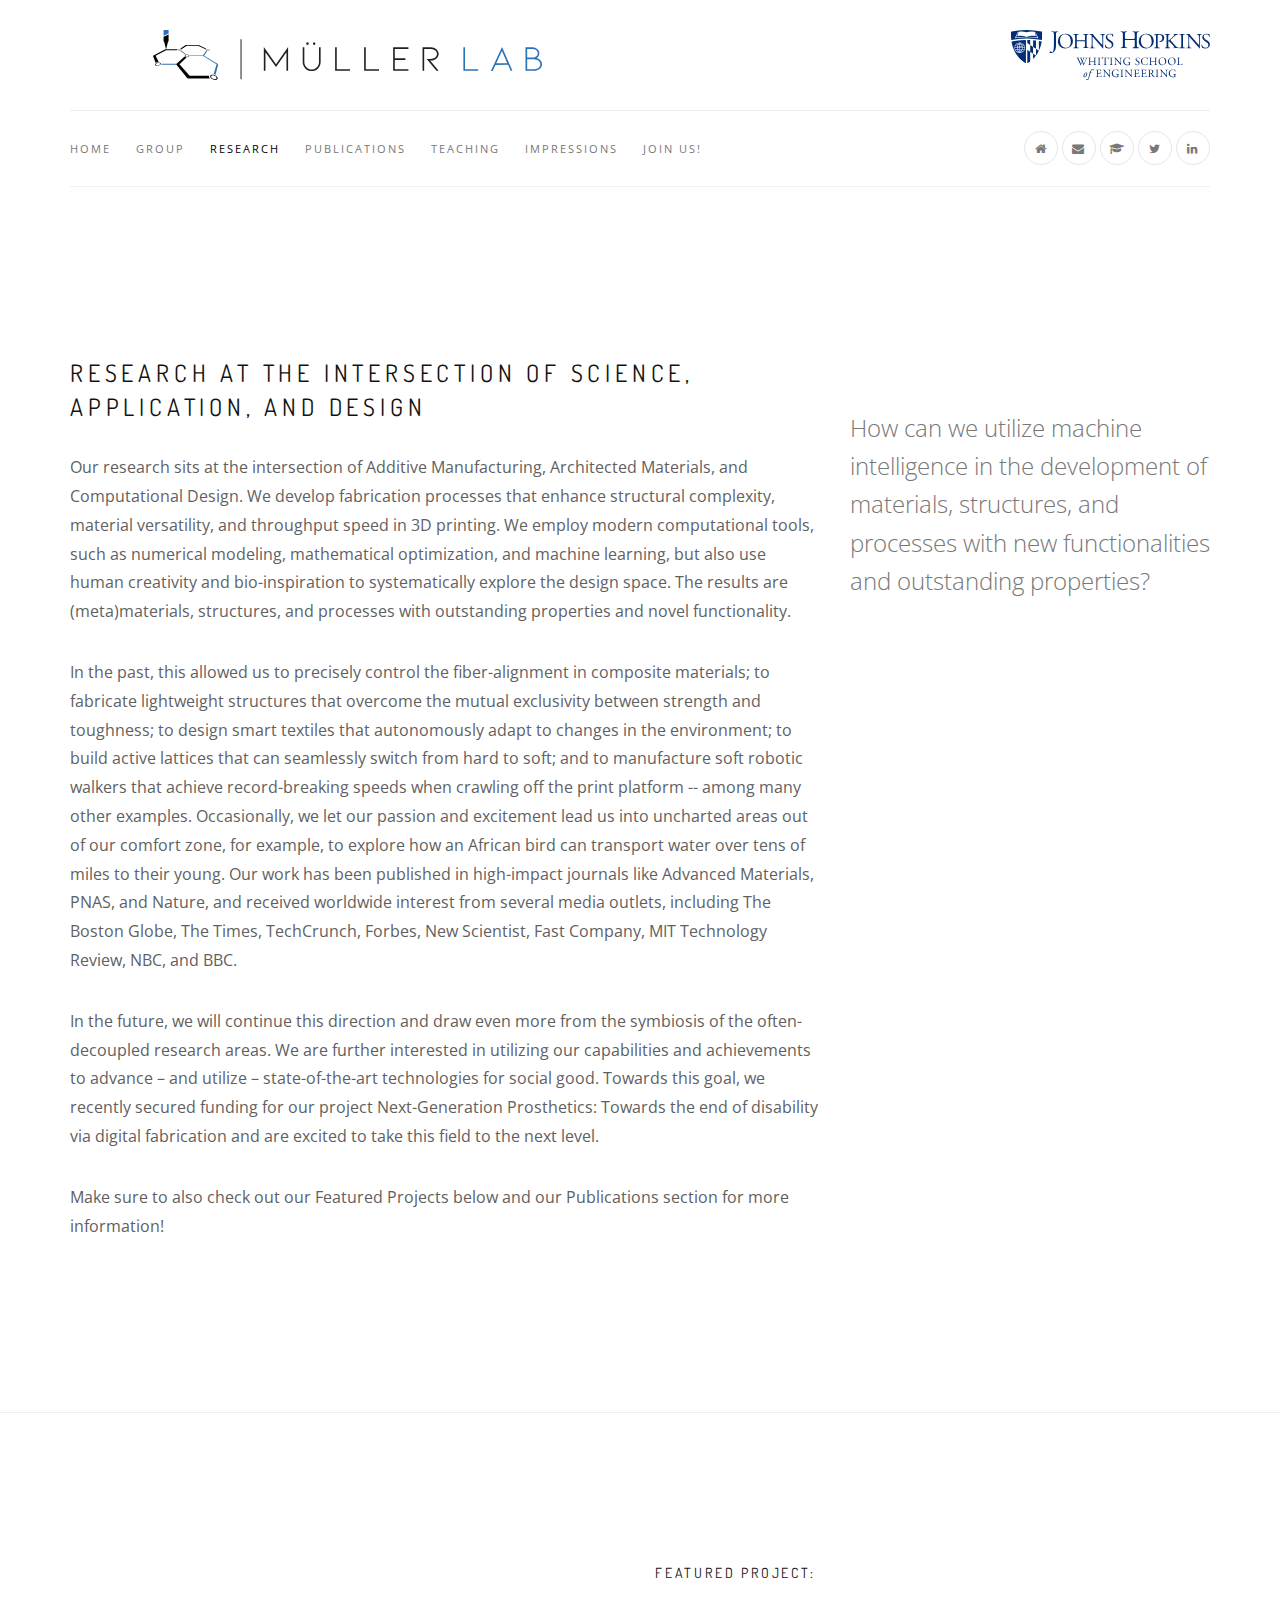
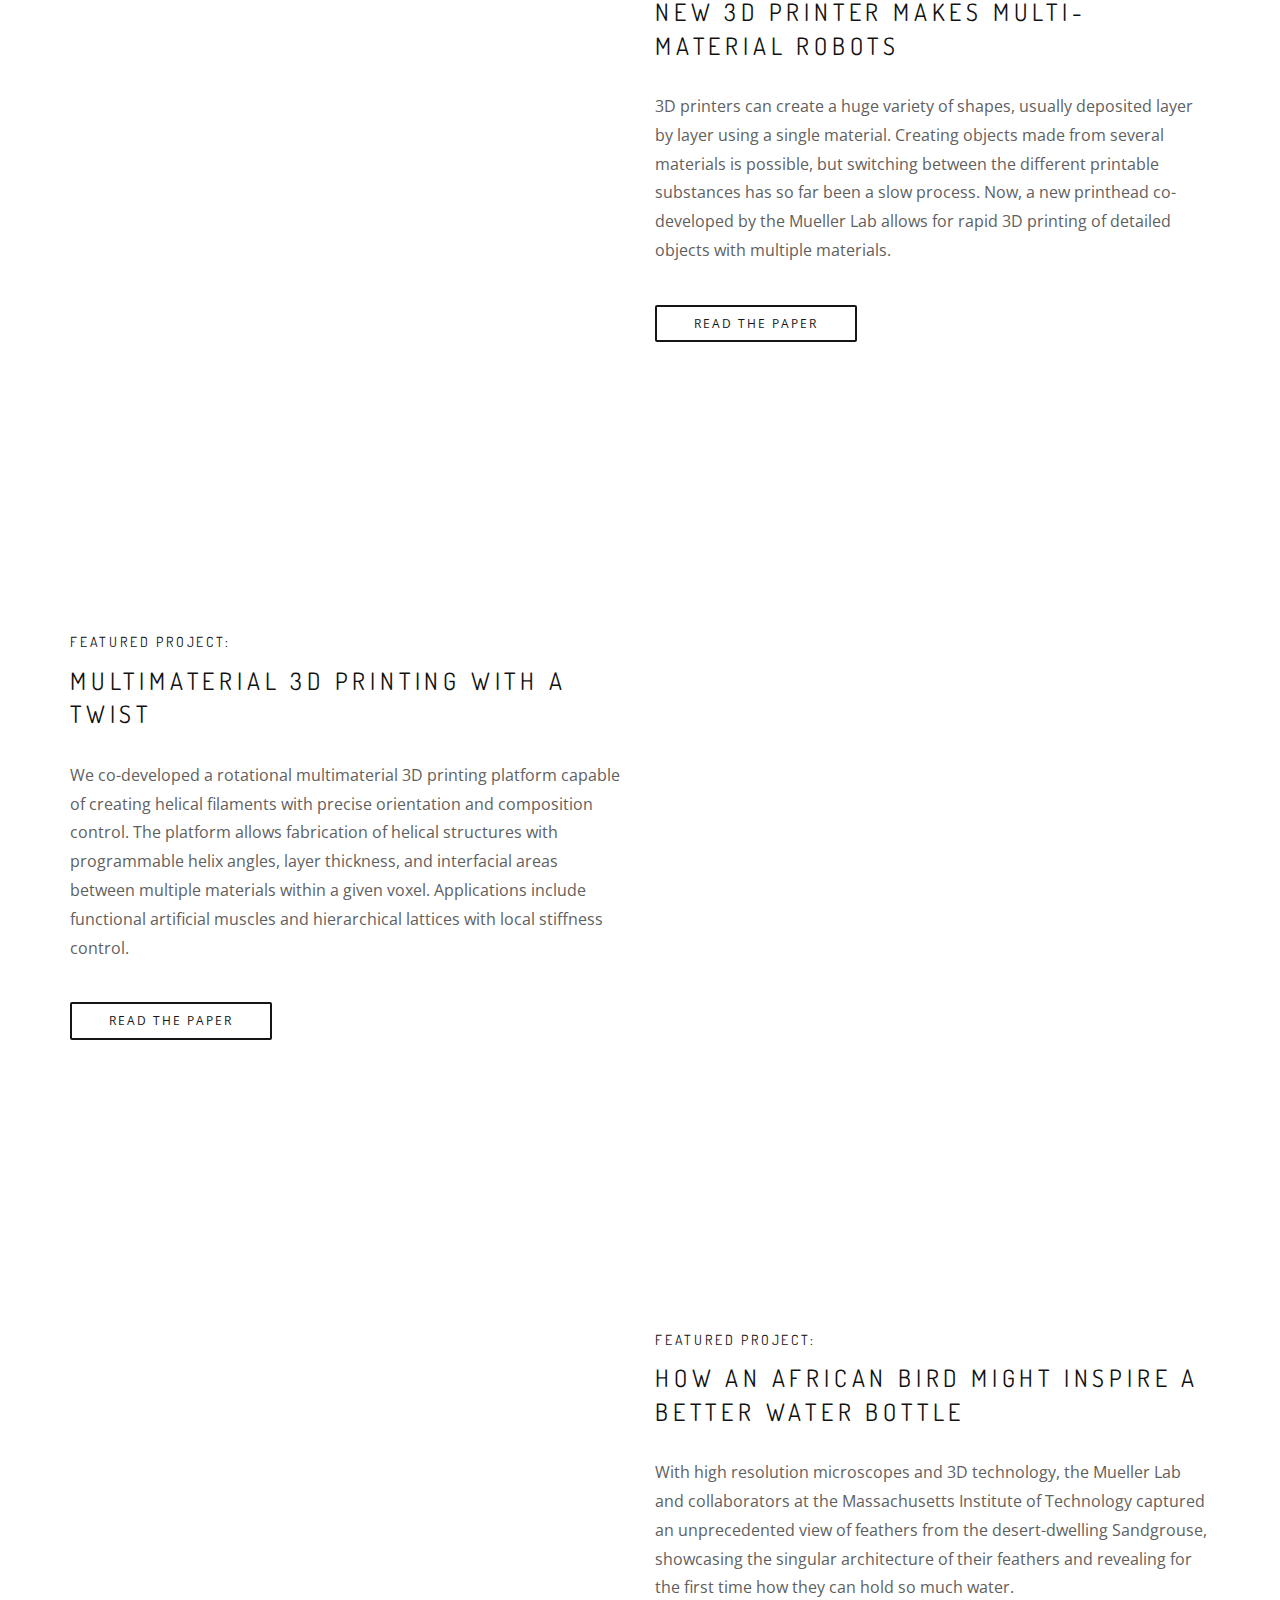
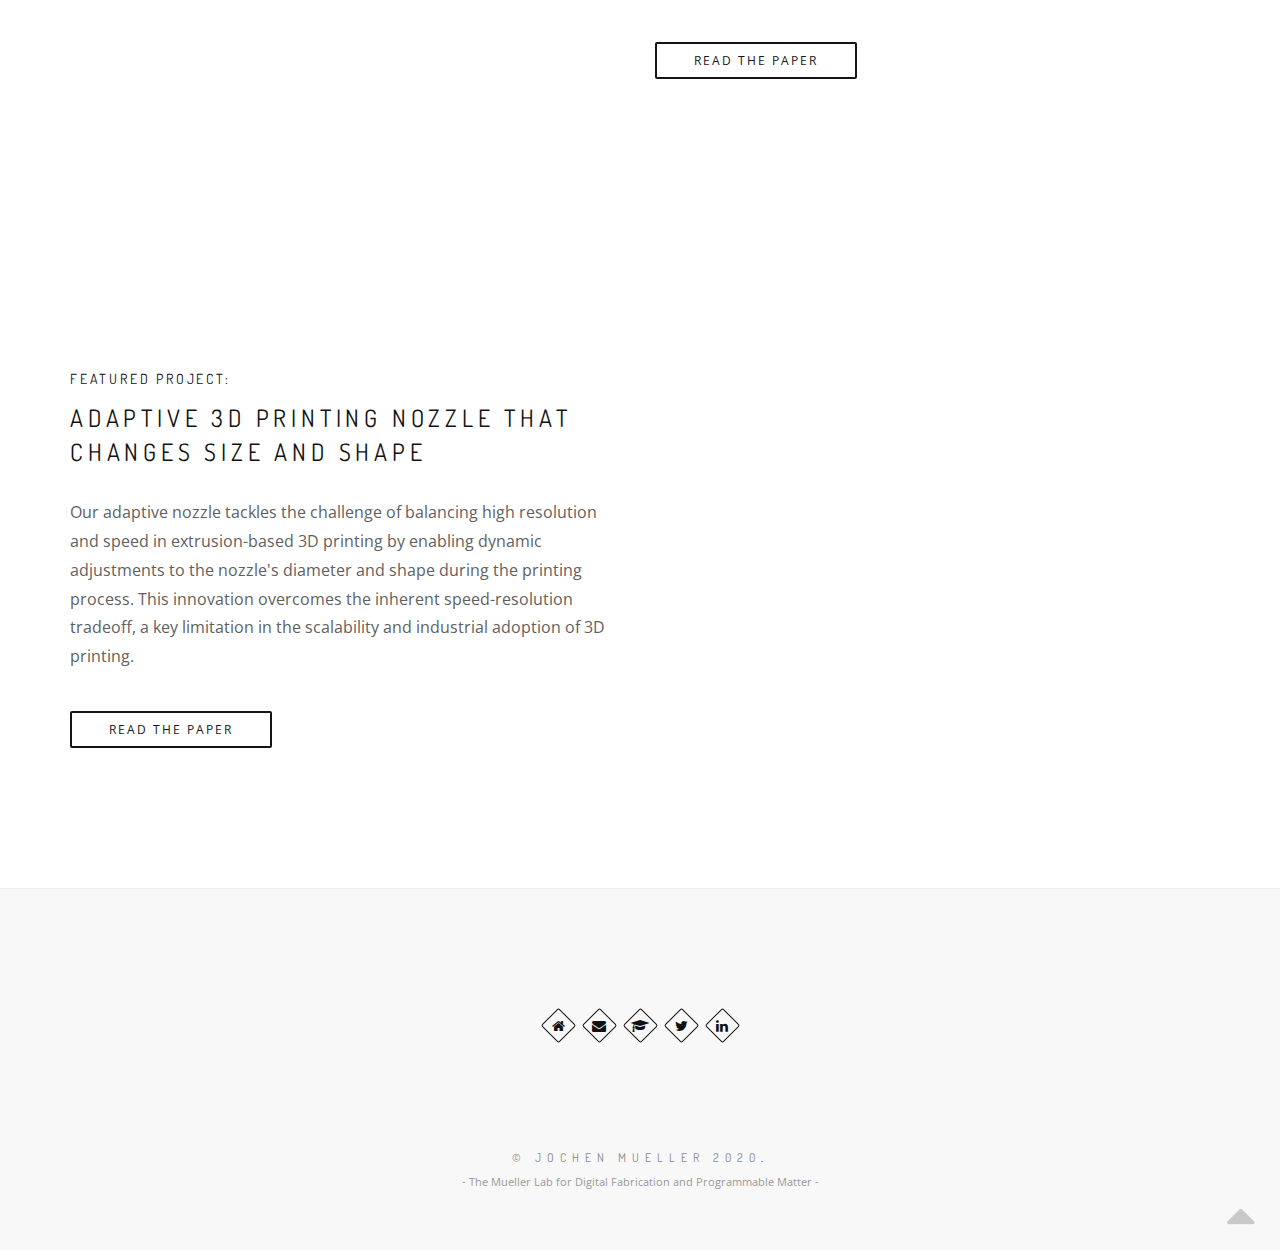
<file: research.html>
<!DOCTYPE html>
<!-- Change the value of lang="en" attribute if your website's language is not English.
You can find the code of your language here - https://www.w3schools.com/tags/ref_language_codes.asp -->
<html lang="en">
    <head>
        <title>Mueller Lab &mdash; The Laboratory for Laboratory for Digital Fabrication and Programmable Matter</title>
        <meta name="description" content="">    
        <meta charset="utf-8">
        <meta name="author" content="https://muellerlab.io">
        <!--[if IE]><meta http-equiv='X-UA-Compatible' content='IE=edge,chrome=1'><![endif]-->
        <meta name="viewport" content="width=device-width, initial-scale=1.0" />
        
        <!-- Favicons -->
        <link rel="shortcut icon" href="images/favicon.png">

        <!-- CSS -->
        <link rel="stylesheet" href="css/bootstrap.min.css">
        <link rel="stylesheet" href="css/style.css">
        <link rel="stylesheet" href="css/style-responsive.css">
        <link rel="stylesheet" href="css/animate.min.css">
        <link rel="stylesheet" href="css/vertical-rhythm.min.css">
        <link rel="stylesheet" href="css/owl.carousel.css">
        <link rel="stylesheet" href="css/magnific-popup.css">
        <link rel="stylesheet" href="css/YTPlayer.css">        
		
		<!-- Global site tag (gtag.js) - Google Analytics -->
		<script async src="https://www.googletagmanager.com/gtag/js?id=G-G1NNJSYCXN"></script>
		<script>
		  window.dataLayer = window.dataLayer || [];
		  function gtag(){dataLayer.push(arguments);}
		  gtag('js', new Date());

		  gtag('config', 'G-G1NNJSYCXN');
		</script>
		
    </head>
    <body class="appear-animate">
        
        <!-- Page Loader -->        
        <div class="page-loader">
            <div class="loader">Loading...</div>
        </div>
        <!-- End Page Loader -->

        <!-- Skip to Content -->
        <a href="#main" class="btn skip-to-content">Skip to Content</a>
        <!-- End Skip to Content -->
        
        <!-- Page Wrap -->
        <div class="page" id="top">
            
            <!-- Logo Section -->
            <section class="small-section pt-30 pt-xs-20 pb-30 pb-xs-20">
                
                <div class="container align-center" >
                    <div class="row">
                        <div class="col-xs-6">
                            <a href="index.html"><img src="images/Logos_v4_Kaiti_final-01.svg" style="height:50px;" alt="" /></a>
                        </div>
                        <div class="col-xs-6" align="right";>
                            <a target="_blank" href="https://engineering.jhu.edu/"><img src="images/whiting.logo.large.horizontal.blue_JM.svg" style="height:50px;" alt="" /></a>
                        </div>
                    </div>
                </div>
                
            </section>
            <!-- End Logo Section -->
            
            <!-- Menu Wrapper -->
            <div class="container">
                
                <!-- Divider -->
                <hr class="mt-0 mb-0 "/>
                <!-- End Divider -->
            
                <!-- Navigation panel -->
                <nav class="main-nav mn-align-left not-top mb-30">
                    <div class="relative clearfix">
                        
                        <div class="mobile-nav">
                            <i class="fa fa-bars"></i>
                        </div>
                        
                        <!-- Main Menu -->
                        <div class="inner-nav desktop-nav">
                            <ul class="clearlist">
                                
                                <!-- Item Without Sub -->
                                <li>
                                    <a href="index.html">Home</a>                                
                                </li>
								
                                <li>
                                    <a href="group.html">Group</a>                                
                                </li>
								
                                <li>
                                    <a href="research.html" class="active">Research</a>                                
                                </li>
								
                                <li>
                                    <a href="publications.html">Publications</a>                                
                                </li>
								
                                <li>
                                    <a href="teaching.html">Teaching</a>                                
                                </li>
								
                                <li>
                                    <a href="impressions.html">Impressions</a>                                
                                </li>
								
                                <li>
                                    <a href="joinus.html">JOIN US!</a>                                
                                </li>
                                <!-- End Item Without Sub -->
                                

                                <!-- Social Links -->
                                <li class="right">
                                    <a href="index.html"><span class="mn-soc-link tooltip-top" title="Home"><i class="fa fa-home"></i></span></a>
                                    <a target="_blank" href="mailto:jochen@jhu.edu"><span class="mn-soc-link tooltip-top" title="E-Mail"><i class="fa fa-envelope"></i></span></a>
                                    <a target="_blank" href="https://scholar.google.com/citations?user=yCnfRi4AAAAJ&hl=en"><span class="mn-soc-link tooltip-top" title="Google Scholar"><i class="fa fa-graduation-cap"></i></span></a>
                                    <a target="_blank" href="https://twitter.com/muellerjoch"><span class="mn-soc-link tooltip-top" title="Twitter"><i class="fa fa-twitter"></i></span></a>
                                    <a target="_blank" href="https://www.linkedin.com/in/jochen-mueller-07989531"><span class="mn-soc-link tooltip-top" title="LinkedIn"><i class="fa fa-linkedin"></i></span></a>
                                </li>
                                <!-- End Social Links  -->
                                
                            </ul>
                        </div>
                        <!-- End Main Menu -->
                    </div>
                </nav>
                <!-- End Navigation panel -->
            
            </div>
            <!-- End Menu Wrapper -->
            
            <main id="main">
				
				
                <!-- Section -->
                <section class="page-section">
                    <div class="container relative">
                        
                        <div class="row">
							
								<div class="text col-sm-8 mb-sm-50 mb-xs-30">
									<h3 class="font-alt mt-0 mb-30 mb-xxs-10">Research at the intersection of science, application, and design</h3>
									<p>
Our research sits at the intersection of Additive Manufacturing, Architected Materials, and Computational Design. We develop fabrication processes that enhance structural complexity, material versatility, and throughput speed in 3D printing. We employ modern computational tools, such as numerical modeling, mathematical optimization, and machine learning, but also use human creativity and bio-inspiration to systematically explore the design space. The results are (meta)materials, structures, and processes with outstanding properties and novel functionality.									</p>
									<p>
In the past, this allowed us to precisely control the fiber-alignment in composite materials; to fabricate lightweight structures that overcome the mutual exclusivity between strength and toughness; to design smart textiles that autonomously adapt to changes in the environment; to build active lattices that can seamlessly switch from hard to soft; and to manufacture soft robotic walkers that achieve record-breaking speeds when crawling off the print platform -- among many other examples. Occasionally, we let our passion and excitement lead us into uncharted areas out of our comfort zone, for example, to explore how an African bird can transport water over tens of miles to their young. Our work has been published in high-impact journals like Advanced Materials, PNAS, and Nature, and received worldwide interest from several media outlets, including The Boston Globe, The Times, TechCrunch, Forbes, New Scientist, Fast Company, MIT Technology Review, NBC, and BBC.
									</p>
									<p>
In the future, we will continue this direction and draw even more from the symbiosis of the often-decoupled research areas. We are further interested in utilizing our capabilities and achievements to advance – and utilize – state-of-the-art technologies for social good. Towards this goal, we recently secured funding for our project Next-Generation Prosthetics: Towards the end of disability via digital fabrication and are excited to take this field to the next level.
									</p>
									<p>
Make sure to also check out our Featured Projects below and our Publications section for more information!
									</p>
								</div>
								
								<div class="col-sm-4 mb-sm-50 mb-xs-30">
								
									<blockquote>
										<p>
How can we utilize machine intelligence in the development of materials, structures, and processes with new functionalities and outstanding properties?
										</p>
									</blockquote>
								
									<!-- Accordion
									<dl class="accordion">
										<dt>
											<a href=""><i class="fa fa-users"></i> Computational design </a>
										</dt>
										<dd>
											We develop &ndash; and utilize &ndash; numerical methods, mathematical optimization, and machine 
											learning algorithms to design (intelligent) systems with exotic properties.
										</dd>
										<dt>
											<a href=""><i class="fa fa-clock-o"></i> Digital fabrication </a>
										</dt>
										<dd>
											We develop (intelligent) fabrication systems to enable the physical realization of the designs
											generated by our computational design algorithms. We further aim to enhance the field of 3D printing 
											as a whole and achieve infinite design freedom, to eliminate the need for custom-fit solutions.
										</dd>
										<dt>
											<a href=""><i class="fa fa-heart"></i> Programmable matter </a>
										</dt>
										<dd>
											We are interested in passive matter that maximizes individual properties and combines mutially-exclusive 
											properties, such as lightweight, stiffness, and toughness. 
											We are interested in active matter that can actively change its properties or shape. 
											We are interested in smart matter with integrated logic, that can sense its environment and adapt accordingly.
										</dd>
									</dl>
									End Accordion -->
									 
								</div>
							
                        </div>
						
						
                    </div>
                </section>
                <!-- End Section -->
				
				
                <!-- Divider -->
                <hr class="mt-0 mb-0 "/>
                <!-- End Divider -->	
				
				
                <!-- Section -->
                <section class="page-section">
                    <div class="container relative">
                        
                        <div class="row">
                            
                            <div class="col-md-6 mb-sm-40">
                                
								<!-- Col -->
								
								<div>
									
									<div class="video">
										<iframe width="640" height="360" src="https://www.youtube.com/embed/2WL4b03Tfjg" frameborder="0" allowfullscreen></iframe>
									</div>
									
								</div>
								
								<!-- End Col -->   
                                
                            </div>
                            
                            <div class="col-md-6 col-lg-6">
                                
                                <!-- About Project -->
                                <div class="text">
                                    
                                    <h5 style="margin-bottom: 0em" class="font-alt mb-30 mb-xxs-10">Featured Project:</h5>
                                    <h3 style="margin-top: 0.5em"  class="font-alt mb-30 mb-xxs-10">New 3D printer makes multi-material robots</h3>
                                    
                                    <p>
3D printers can create a huge variety of shapes, usually deposited layer by layer using a single material. Creating objects made from several materials is possible, but switching between the different printable substances has so far been a slow process. Now, a new printhead co-developed by the Mueller Lab allows for rapid 3D printing of detailed objects with multiple materials.
                                    </p>
                                    
                                    <div class="mt-40">
                                        <a href="https://www.nature.com/articles/s41586-019-1736-8" class="btn btn-mod btn-border btn-round btn-medium" target="_blank">Read the paper</a>
                                    </div>
                                    
                                </div>
                                <!-- End About Project -->
                                
                            </div>
                        </div>
                    </div>
                </section>
                <!-- End Section -->
				
				
                <!-- Section -->
                <section class="page-section">
                    <div class="container relative">
                        
                        <div class="row">
                            
                            <div class="col-md-6 col-lg-6">
                                
                                <!-- About Project -->
                                <div class="text">
                                    
                                    <h5 style="margin-bottom: 0em" class="font-alt mb-30 mb-xxs-10">Featured Project:</h5>
                                    <h3 style="margin-top: 0.5em"  class="font-alt mb-30 mb-xxs-10">Multimaterial 3D printing with a twist</h3>
                                    
                                    <p>
We co-developed a rotational multimaterial 3D printing platform capable of creating helical filaments with precise orientation and composition control. The platform allows fabrication of helical structures with programmable helix angles, layer thickness, and interfacial areas between multiple materials within a given voxel. Applications include functional artificial muscles and hierarchical lattices with local stiffness control.
                                    </p>
                                    
                                    <div class="mt-40">
                                        <a href="https://www.nature.com/articles/s41586-022-05490-7" class="btn btn-mod btn-border btn-round btn-medium" target="_blank">Read the paper</a>
                                    </div>
                                    
                                </div>
                                <!-- End About Project -->
                                
                            </div>
                            
                            <div class="col-md-6 mb-sm-40">
                                
								<!-- Col -->
								
								<div>
									
									<div class="video">
										<iframe width="640" height="360" src="https://www.youtube.com/embed/ijBMU5Se4fE" frameborder="0" allowfullscreen></iframe>
									</div>
									
								</div>
								
								<!-- End Col -->   
                                
                            </div>
                        </div>
                    </div>
                </section>
                <!-- End Section -->
				
				
                <!-- Section -->
                <section class="page-section">
                    <div class="container relative">
                        
                        <div class="row">
                            
                            <div class="col-md-6 mb-sm-40">
                                
								<!-- Col -->
								
								<div>
									
									<div class="video">
										<iframe width="640" height="360" src="https://www.youtube.com/embed/Eowc33FoU5I" frameborder="0" allowfullscreen></iframe>
									</div>
									
								</div>
								
								<!-- End Col -->   
                                
                            </div>
                            
                            <div class="col-md-6 col-lg-6">
                                
                                <!-- About Project -->
                                <div class="text">
                                    
                                    <h5 style="margin-bottom: 0em" class="font-alt mb-30 mb-xxs-10">Featured Project:</h5>
                                    <h3 style="margin-top: 0.5em"  class="font-alt mb-30 mb-xxs-10">How an African Bird Might Inspire a Better Water Bottle</h3>
                                    
                                    <p>
With high resolution microscopes and 3D technology, the Mueller Lab and collaborators at the Massachusetts Institute of Technology captured an unprecedented view of feathers from the desert-dwelling Sandgrouse, showcasing the singular architecture of their feathers and revealing for the first time how they can hold so much water.                                    </p>
                                    
                                    <div class="mt-40">
                                        <a href="https://royalsocietypublishing.org/doi/10.1098/rsif.2022.0878" class="btn btn-mod btn-border btn-round btn-medium" target="_blank">Read the paper</a>
                                    </div>
                                    
                                </div>
                                <!-- End About Project -->
                                
                            </div>
                        </div>
                    </div>
                </section>
                <!-- End Section -->
				
				
                <!-- Section -->
                <section class="page-section">
                    <div class="container relative">
                        
                        <div class="row">
                            
                            <div class="col-md-6 col-lg-6">
                                
                                <!-- About Project -->
                                <div class="text">
                                    
                                    <h5 style="margin-bottom: 0em" class="font-alt mb-30 mb-xxs-10">Featured Project:</h5>
                                    <h3 style="margin-top: 0.5em"  class="font-alt mb-30 mb-xxs-10">Adaptive 3D Printing Nozzle that CHanges Size and Shape</h3>
                                    
                                    <p>
Our adaptive nozzle tackles the challenge of balancing high resolution and speed in extrusion-based 3D printing by enabling dynamic adjustments to the nozzle's diameter and shape during the printing process. This innovation overcomes the inherent speed-resolution tradeoff, a key limitation in the scalability and industrial adoption of 3D printing.
                                    <div class="mt-40">
                                        <a href="https://www.science.org/doi/10.1126/sciadv.adn7772" class="btn btn-mod btn-border btn-round btn-medium" target="_blank">Read the paper</a>
                                    </div>
                                    
                                </div>
                                <!-- End About Project -->
                                
                            </div>
                            
                            <div class="col-md-6 mb-sm-40">
                                
								<!-- Col -->
								
								<div>
									
									<div class="video">
										<iframe width="640" height="360" src="https://www.youtube.com/embed/18-kqVmJq2Y?si=jEXlWOjVX4MG7VaZ" frameborder="0" allowfullscreen></iframe>
									</div>
									
								</div>
								
								<!-- End Col -->   
                                
                            </div>
                        </div>
                    </div>
                </section>
                <!-- End Section -->
				
				
                <!-- Divider -->
                <hr class="mt-0 mb-0 "/>
                <!-- End Divider -->	
				
				
            </main>
            
            <!-- Foter -->
            <footer class="small-section bg-gray-lighter footer pb-60">
                <div class="container">

                    
                    <!-- Footer Logo -->
                    <div class="local-scroll mb-30 wow fadeInUp" data-wow-duration="1.5s">
                        <a href="#top"><img src="images/ArrowUp.png" width="20"alt="Company logo" /><span class="sr-only">Scroll to the top of the page</span></a>
                    </div>
                    <!-- End Footer Logo -->
                    
                    <!-- Social Links -->
                    <div class="footer-social-links mb-110 mb-xs-60">
                        <div class="sr-only">Our online foorpting:</div>
                        <a href="index.html" title="Website"><i class="fa fa-home"></i> <span class="sr-only">Website</span></a>
                        <a target="_blank" href="mailto:jmueller@seas.harvard.edu" title="E-Mail"><i class="fa fa-envelope"></i> <span class="sr-only">E-Mail</span></a>
                        <a target="_blank" href="https://scholar.google.com/citations?user=yCnfRi4AAAAJ&hl=en" title="Google Scholar"><i class="fa fa-graduation-cap"></i> <span class="sr-only">Google Scholar</span></a>
                        <a target="_blank" href="https://twitter.com/muellerjoch" title="Twitter"><i class="fa fa-twitter""></i> <span class="sr-only">Twitter</span></a>
                        <a target="_blank" href="https://www.linkedin.com/in/jochen-mueller-07989531" title="LinkedIn"><i class="fa fa-linkedin"></i> <span class="sr-only">LinkedIn</span></a>
                    </div>
                    <!-- End Social Links -->
                    
                    <!-- Footer Text -->
                    <div class="footer-text">
                        
                        <!-- Copyright -->
                        <div class="footer-copy font-alt">
                            <a href="http://muellerlab.io" target="_blank">&copy; Jochen Mueller 2020</a>.
                        </div>
                        <!-- End Copyright -->
                        
                        <div class="footer-made">
                            - The Mueller Lab for Digital Fabrication and Programmable Matter - 
                        </div>
                        
                    </div>
                    <!-- End Footer Text --> 
                    
                 </div>
                 
                 
                 <!-- Top Link -->
                 <div class="local-scroll">
                     <a href="#top" class="link-to-top"><i class="fa fa-caret-up"></i></a>
                 </div>
                 <!-- End Top Link -->
                 
            </footer>
            <!-- End Foter -->
            
        
        </div>
        <!-- End Page Wrap -->
        
        
        <!-- JS -->
        <script type="text/javascript" src="js/jquery-3.5.1.min.js"></script>
        <script type="text/javascript" src="js/jquery-migrate-1.4.1.min.js"></script>
        <script type="text/javascript" src="js/jquery.easing.1.3.js"></script>
        <script type="text/javascript" src="js/bootstrap.min.js"></script>        
        <script type="text/javascript" src="js/SmoothScroll.js"></script>
        <script type="text/javascript" src="js/jquery.scrollTo.min.js"></script>
        <script type="text/javascript" src="js/jquery.localScroll.min.js"></script>
        <script type="text/javascript" src="js/jquery.viewport.mini.js"></script>
        <script type="text/javascript" src="js/jquery.countTo.js"></script>
        <script type="text/javascript" src="js/jquery.appear.js"></script>
        <script type="text/javascript" src="js/jquery.sticky.js"></script>
        <script type="text/javascript" src="js/jquery.parallax-1.1.3.js"></script>
        <script type="text/javascript" src="js/jquery.fitvids.js"></script>
        <script type="text/javascript" src="js/owl.carousel.min.js"></script>
        <script type="text/javascript" src="js/isotope.pkgd.min.js"></script>
        <script type="text/javascript" src="js/imagesloaded.pkgd.min.js"></script>
        <script type="text/javascript" src="js/jquery.magnific-popup.min.js"></script>
        <script type="text/javascript" src="js/wow.min.js"></script>
        <script type="text/javascript" src="js/masonry.pkgd.min.js"></script>
        <script type="text/javascript" src="js/jquery.simple-text-rotator.min.js"></script>
        <script type="text/javascript" src="js/jquery.lazyload.min.js"></script>
        <script type="text/javascript" src="js/all.js"></script>
        <script type="text/javascript" src="js/contact-form.js"></script>
        <script type="text/javascript" src="js/jquery.ajaxchimp.min.js"></script>      
        <script type="text/javascript" src="js/jquery.mb.YTPlayer.js"></script>      
        <!--[if lt IE 10]><script type="text/javascript" src="js/placeholder.js"></script><![endif]-->
        
    </body>
</html>
</file>
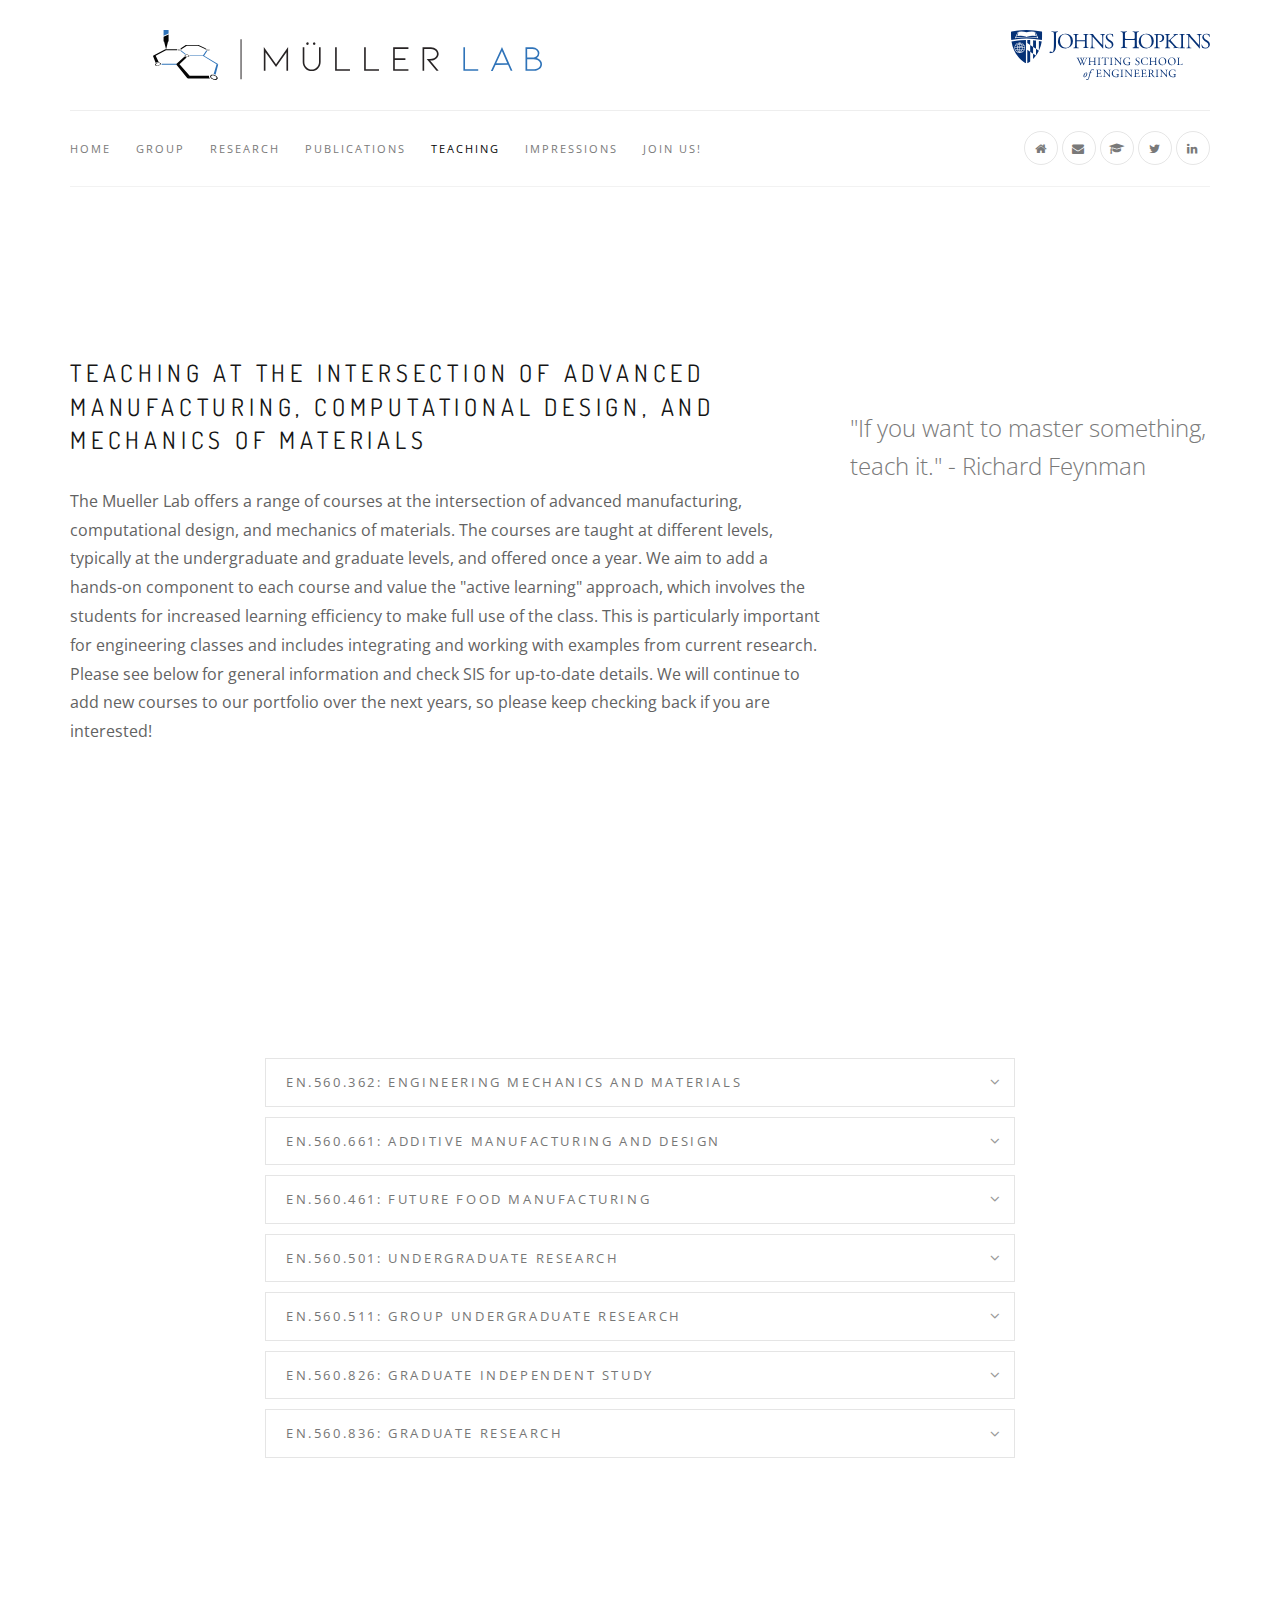
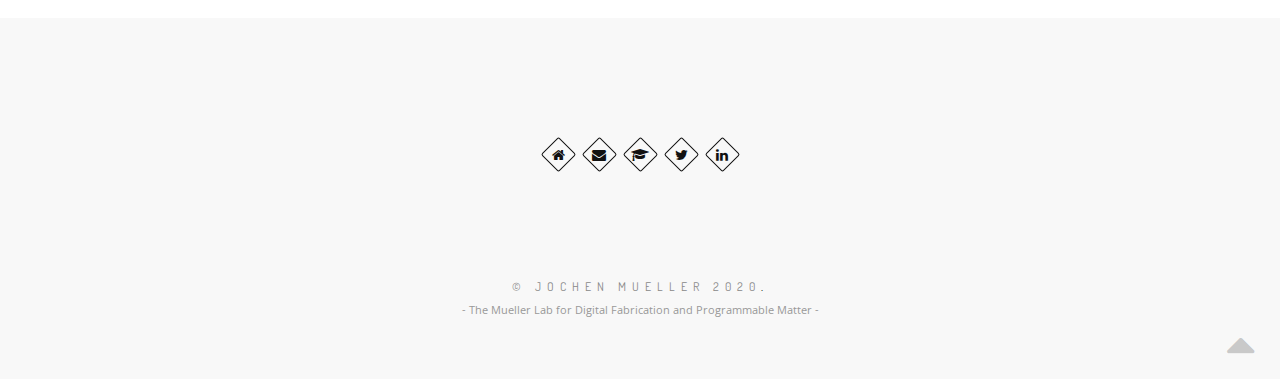
<file: teaching.html>
<!DOCTYPE html>
<!-- Change the value of lang="en" attribute if your website's language is not English.
You can find the code of your language here - https://www.w3schools.com/tags/ref_language_codes.asp -->
<html lang="en">
    <head>
        <title>Mueller Lab &mdash; The Laboratory for Laboratory for Digital Fabrication and Programmable Matter</title>
        <meta name="description" content="">    
        <meta charset="utf-8">
        <meta name="author" content="https://muellerlab.io">
        <!--[if IE]><meta http-equiv='X-UA-Compatible' content='IE=edge,chrome=1'><![endif]-->
        <meta name="viewport" content="width=device-width, initial-scale=1.0" />
        
        <!-- Favicons -->
        <link rel="shortcut icon" href="images/favicon.png">

        <!-- CSS -->
        <link rel="stylesheet" href="css/bootstrap.min.css">
        <link rel="stylesheet" href="css/style.css">
        <link rel="stylesheet" href="css/style-responsive.css">
        <link rel="stylesheet" href="css/animate.min.css">
        <link rel="stylesheet" href="css/vertical-rhythm.min.css">
        <link rel="stylesheet" href="css/owl.carousel.css">
        <link rel="stylesheet" href="css/magnific-popup.css">
        <link rel="stylesheet" href="css/YTPlayer.css">        
		
		<!-- Global site tag (gtag.js) - Google Analytics -->
		<script async src="https://www.googletagmanager.com/gtag/js?id=G-G1NNJSYCXN"></script>
		<script>
		  window.dataLayer = window.dataLayer || [];
		  function gtag(){dataLayer.push(arguments);}
		  gtag('js', new Date());

		  gtag('config', 'G-G1NNJSYCXN');
		</script>
		
    </head>
    <body class="appear-animate">
        
        <!-- Page Loader -->        
        <div class="page-loader">
            <div class="loader">Loading...</div>
        </div>
        <!-- End Page Loader -->

        <!-- Skip to Content -->
        <a href="#main" class="btn skip-to-content">Skip to Content</a>
        <!-- End Skip to Content -->
        
        <!-- Page Wrap -->
        <div class="page" id="top">
            
            <!-- Logo Section -->
            <section class="small-section pt-30 pt-xs-20 pb-30 pb-xs-20">
                
                <div class="container align-center" >
                    <div class="row">
                        <div class="col-xs-6">
                            <a href="index.html"><img src="images/Logos_v4_Kaiti_final-01.svg" style="height:50px;" alt="" /></a>
                        </div>
                        <div class="col-xs-6" align="right";>
                            <a target="_blank" href="https://engineering.jhu.edu/"><img src="images/whiting.logo.large.horizontal.blue_JM.svg" style="height:50px;" alt="" /></a>
                        </div>
                    </div>
                </div>
                
            </section>
            <!-- End Logo Section -->
            
            <!-- Menu Wrapper -->
            <div class="container">
                
                <!-- Divider -->
                <hr class="mt-0 mb-0 "/>
                <!-- End Divider -->
            
                <!-- Navigation panel -->
                <nav class="main-nav mn-align-left not-top mb-30">
                    <div class="relative clearfix">
                        
                        <div class="mobile-nav">
                            <i class="fa fa-bars"></i>
                        </div>
                        
                        <!-- Main Menu -->
                        <div class="inner-nav desktop-nav">
                            <ul class="clearlist">
                                
                                <!-- Item Without Sub -->
                                <li>
                                    <a href="index.html">Home</a>                                
                                </li>
								
                                <li>
                                    <a href="group.html">Group</a>                                
                                </li>
								
                                <li>
                                    <a href="research.html">Research</a>                                
                                </li>
								
                                <li>
                                    <a href="publications.html">Publications</a>                                
                                </li>
								
                                <li>
                                    <a href="teaching.html" class="active">Teaching</a>                                
                                </li>
								
                                <li>
                                    <a href="impressions.html">Impressions</a>                                
                                </li>
								
                                <li>
                                    <a href="joinus.html">JOIN US!</a>                                
                                </li>
                                <!-- End Item Without Sub -->
                                

                                <!-- Social Links -->
                                <li class="right">
                                    <a href="index.html"><span class="mn-soc-link tooltip-top" title="Home"><i class="fa fa-home"></i></span></a>
                                    <a target="_blank" href="mailto:jochen@jhu.edu"><span class="mn-soc-link tooltip-top" title="E-Mail"><i class="fa fa-envelope"></i></span></a>
                                    <a target="_blank" href="https://scholar.google.com/citations?user=yCnfRi4AAAAJ&hl=en"><span class="mn-soc-link tooltip-top" title="Google Scholar"><i class="fa fa-graduation-cap"></i></span></a>
                                    <a target="_blank" href="https://twitter.com/muellerjoch"><span class="mn-soc-link tooltip-top" title="Twitter"><i class="fa fa-twitter"></i></span></a>
                                    <a target="_blank" href="https://www.linkedin.com/in/jochen-mueller-07989531"><span class="mn-soc-link tooltip-top" title="LinkedIn"><i class="fa fa-linkedin"></i></span></a>
                                </li>
                                <!-- End Social Links  -->
                                
                            </ul>
                        </div>
                        <!-- End Main Menu -->
                    </div>
                </nav>
                <!-- End Navigation panel -->
            
            </div>
            <!-- End Menu Wrapper -->
            
            <main id="main">
				
				<!-- Section -->
                <section class="page-section">
                    <div class="container relative">
                        
                        <div class="row">
							
								<div class="text col-sm-8 mb-sm-50 mb-xs-30">
									<h3 class="font-alt mt-0 mb-30 mb-xxs-10">Teaching at the intersection of advanced manufacturing, computational design, and mechanics of materials</h3>
									<p>
									The Mueller Lab offers a range of courses at the intersection of advanced manufacturing, computational design, and mechanics of materials. The courses are taught at different levels, typically at the undergraduate and graduate levels, and offered once a year. We aim to add a hands-on component to each course and value the "active learning" approach, which involves the students for increased learning efficiency to make full use of the class. This is particularly important for engineering classes and includes integrating and working with examples from current research. Please see below for general information and check SIS for up-to-date details. We will continue to add new courses to our portfolio over the next years, so please keep checking back if you are interested!									</p>
								</div>
								
								<div class="col-sm-4 mb-sm-50 mb-xs-30">
								
									<blockquote>
										<p>
										"If you want to master something, teach it." - Richard Feynman
										</p>
									</blockquote>
									 
								</div>
							
                        </div>
						
						
                    </div>
                </section>
                <!-- End Section -->
				
				                <!-- Section -->
                <section class="page-section">
                    <div class="container relative">
                        
                        <div class="row section-text">
                            <div class="col-md-8 col-md-offset-2">
                                
                                <!-- Accordion -->
                                <dl class="toggle">
                                    
                                    <dt>
                                        <a href="">EN.560.362: Engineering Mechanics and Materials</a>
                                    </dt>
                                    <dd>
                                        This course will address linear mechanics of solid and fluid media. Concepts will be reinforced through hands-on fabrication, machining and testing of materials, and by the use of finite element models.
                                    </dd>
                                    
                                    <dt>
                                        <a href="">EN.560.661: Additive Manufacturing and Design</a>
                                    </dt>
                                    <dd>
                                        Additive Manufacturing (AM) removes many geometric constraints imposed by traditional manufacturing processes. Resultingly, systems can be designed to support and improve multiple design objectives, which has the potential to alter the way products are designed. While this allows for the fabrication of more complex and often unprecedented geometries, it also increases the complexity designers face. In addition, engineers must not only understand AM technologies and materials, they must also be able to synthesize its economic and environmental impacts on a manufacturing value chain. Additive Manufacturing and Design will provide an in-depth overview of the most common – and promising – AM technologies, materials, and design methods by including examples from state-of-the-art research. A particular emphasis is placed on Design for Additive Manufacturing (DfAM), where the different topics will converge to fully utilize the newly created design space.
                                    </dd>
                                    
                                    <dt>
                                        <a href="">EN.560.461: Future Food Manufacturing</a>
                                    </dt>
                                    <dd>
                                        Description not available. 
                                    </dd>
                                    
                                    <dt>
                                        <a href="">EN.560.501:	Undergraduate Research</a>
                                    </dt>
                                    <dd>
										Research in Civil and Systems Engineering.
                                    </dd>
                                    
                                    <dt>
                                        <a href="">EN.560.511:	Group Undergraduate Research</a>
                                    </dt>
                                    <dd>
                                        This section has a weekly research group meeting that students are expected to attend.
                                    </dd>
                                    
                                    <dt>
                                        <a href="">EN.560.826: Graduate Independent Study</a>
                                    </dt>
                                    <dd>
                                        Description not available.
                                    </dd>
                                    
                                    <dt>
                                        <a href="">EN.560.836: Graduate Research</a>
                                    </dt>
                                    <dd>
                                        Description not available.
                                    </dd>
                                    
                                </dl>
                                <!-- End Accordion -->
                                
                            </div>
                        </div>
                        
                    </div>
                </section>
                <!-- End Section -->
				
            
            </main>
            
            <!-- Foter -->
            <footer class="small-section bg-gray-lighter footer pb-60">
                <div class="container">

                    
                    <!-- Footer Logo -->
                    <div class="local-scroll mb-30 wow fadeInUp" data-wow-duration="1.5s">
                        <a href="#top"><img src="images/ArrowUp.png" width="20"alt="Company logo" /><span class="sr-only">Scroll to the top of the page</span></a>
                    </div>
                    <!-- End Footer Logo -->
                    
                    <!-- Social Links -->
                    <div class="footer-social-links mb-110 mb-xs-60">
                        <div class="sr-only">Our online foorpting:</div>
                        <a href="index.html" title="Website"><i class="fa fa-home"></i> <span class="sr-only">Website</span></a>
                        <a target="_blank" href="mailto:jmueller@seas.harvard.edu" title="E-Mail"><i class="fa fa-envelope"></i> <span class="sr-only">E-Mail</span></a>
                        <a target="_blank" href="https://scholar.google.com/citations?user=yCnfRi4AAAAJ&hl=en" title="Google Scholar"><i class="fa fa-graduation-cap"></i> <span class="sr-only">Google Scholar</span></a>
                        <a target="_blank" href="https://twitter.com/muellerjoch" title="Twitter"><i class="fa fa-twitter""></i> <span class="sr-only">Twitter</span></a>
                        <a target="_blank" href="https://www.linkedin.com/in/jochen-mueller-07989531" title="LinkedIn"><i class="fa fa-linkedin"></i> <span class="sr-only">LinkedIn</span></a>
                    </div>
                    <!-- End Social Links -->
                    
                    <!-- Footer Text -->
                    <div class="footer-text">
                        
                        <!-- Copyright -->
                        <div class="footer-copy font-alt">
                            <a href="http://muellerlab.io" target="_blank">&copy; Jochen Mueller 2020</a>.
                        </div>
                        <!-- End Copyright -->
                        
                        <div class="footer-made">
                            - The Mueller Lab for Digital Fabrication and Programmable Matter - 
                        </div>
                        
                    </div>
                    <!-- End Footer Text --> 
                    
                 </div>
                 
                 
                 <!-- Top Link -->
                 <div class="local-scroll">
                     <a href="#top" class="link-to-top"><i class="fa fa-caret-up"></i></a>
                 </div>
                 <!-- End Top Link -->
                 
            </footer>
            <!-- End Foter -->
            
        
        </div>
        <!-- End Page Wrap -->
        
        
        <!-- JS -->
        <script type="text/javascript" src="js/jquery-3.5.1.min.js"></script>
        <script type="text/javascript" src="js/jquery-migrate-1.4.1.min.js"></script>
        <script type="text/javascript" src="js/jquery.easing.1.3.js"></script>
        <script type="text/javascript" src="js/bootstrap.min.js"></script>        
        <script type="text/javascript" src="js/SmoothScroll.js"></script>
        <script type="text/javascript" src="js/jquery.scrollTo.min.js"></script>
        <script type="text/javascript" src="js/jquery.localScroll.min.js"></script>
        <script type="text/javascript" src="js/jquery.viewport.mini.js"></script>
        <script type="text/javascript" src="js/jquery.countTo.js"></script>
        <script type="text/javascript" src="js/jquery.appear.js"></script>
        <script type="text/javascript" src="js/jquery.sticky.js"></script>
        <script type="text/javascript" src="js/jquery.parallax-1.1.3.js"></script>
        <script type="text/javascript" src="js/jquery.fitvids.js"></script>
        <script type="text/javascript" src="js/owl.carousel.min.js"></script>
        <script type="text/javascript" src="js/isotope.pkgd.min.js"></script>
        <script type="text/javascript" src="js/imagesloaded.pkgd.min.js"></script>
        <script type="text/javascript" src="js/jquery.magnific-popup.min.js"></script>
        <script type="text/javascript" src="js/wow.min.js"></script>
        <script type="text/javascript" src="js/masonry.pkgd.min.js"></script>
        <script type="text/javascript" src="js/jquery.simple-text-rotator.min.js"></script>
        <script type="text/javascript" src="js/jquery.lazyload.min.js"></script>
        <script type="text/javascript" src="js/all.js"></script>
        <script type="text/javascript" src="js/contact-form.js"></script>
        <script type="text/javascript" src="js/jquery.ajaxchimp.min.js"></script>      
        <script type="text/javascript" src="js/jquery.mb.YTPlayer.js"></script>      
        <!--[if lt IE 10]><script type="text/javascript" src="js/placeholder.js"></script><![endif]-->
        
    </body>
</html>
</file>
<file: css/style.css>
@charset "utf-8";
/*------------------------------------------------------------------
[Master Stylesheet]

Project: Rhythm
Version: 2.17
Last change: 25 September 2020
Primary use: MultiPurpose Template  
-------------------------------------------------------------------*/

@import "font-awesome.min.css";
@import "et-line.css";
@import url(https://fonts.googleapis.com/css?family=Open+Sans:400italic,700italic,400,300,700);
@import url(https://fonts.googleapis.com/css?family=Dosis:300,400,700);

/*------------------------------------------------------------------
[Table of contents]

1. Common styles
2. Page loader / .page-loader
3. Typography
4. Buttons
5. Forms fields
6. Home sections / .home-section
    6.1. Home content
    6.2. Scroll down icon
    6.3. Headings styles
7. Compact bar / .nav-bar-compact
8. Classic menu bar / .main-nav
9. Sections styles / .page-section, .small-section, .split-section
10. Alternative services / .alt-service-grid
11. Team / .team-grid
12. Features
13. Benefits (Process)
14. Counters
15. Portfolio / #portfolio
    15.1. Works filter
    15.2. Works grid
    15.3. Works full view
16. Banner section
17. Testimonial
    18.1. Logotypes
18. Post previews (news section)
19. Newsletter
20. Contact section
    20.1. Contact form
21. Bottom menu / .bot-menu
22. Google maps  /.google-map
23. Footer / .footer
24. Blog
    24.1. Pagination
    24.2. Comments
    24.3. Sidebar
25. Shop
26. Pricing
27. Shortcodes
    27.1. Owl Carousel
    27.2. Tabs
    27.3. Tabs minimal
    27.4. Alert messages
    27.5. Accordion
    27.6. Toggle
    27.7. Progress bars
    27.8. Font icons examples
    27.9. Intro page
28. Special demos
29. Bootstrap multicolumn grid


/*------------------------------------------------------------------
# [Color codes]

# Black (active elements, links, text) #111
# Gray (text) #777
# Dark #111
# Dark Lighter #252525
# Gray BG #f4f4f4
# Gray BG Lighter #f8f8f8
# Mid grey #5f5f5f
# Borders #e9e9e9

# */


/*------------------------------------------------------------------
[Typography]

Body:               14px/1.6 "Open Sans", arial, sans-serif;
Headers:            Dosis, arial, sans-serif;
Serif:              "Times New Roman", Times, serif;
Section Title:      35px/1.3 "Open Sans", arial, sans-serif;
Section Heading:    24px/1.3 "Open Sans", arial, sans-serif;
Section Text:       15px/1.7 "Open Sans", arial, sans-serif;

-------------------------------------------------------------------*/


/* ==============================
   Common styles
   ============================== */
  
.align-center{ text-align:center !important; }
.align-left{ text-align:left !important;}
.align-right{ text-align:right !important; }
.left{float:left !important;}
.right{float:right !important;}
.relative{position:relative;}
.hidden{display:none;}
.inline-block{display:inline-block;}
.white{ color: #fff !important; }
.black{ color: #111 !important; }
.color{ color: #ffffff !important; }
.glass{ opacity: .5; };
.image-fullwidth img{
    width: 100%;
}
.stick-fixed{
    position: fixed !important;
    top: 0;
    left: 0;
}
.round{
    -webkit-border-radius: 2px !important;
    -moz-border-radius: 2px !important;
    border-radius: 2px !important;
}

::-moz-selection{ color: #fff; background:#000; }
::-webkit-selection{ color: #fff;    background:#000; }
::selection{ color: #fff;    background:#000; }

.animate, .animate *{
    -webkit-transition: all 0.27s cubic-bezier(0.000, 0.000, 0.580, 1.000);  
    -moz-transition: all 0.27s cubic-bezier(0.000, 0.000, 0.580, 1.000); 
    -o-transition: all 0.27s cubic-bezier(0.000, 0.000, 0.580, 1.000);
    -ms-transition: all 0.27s cubic-bezier(0.000, 0.000, 0.580, 1.000); 
    transition: all 0.27s cubic-bezier(0.000, 0.000, 0.580, 1.000);
}
.no-animate, .no-animate *{
    -webkit-transition: 0 none !important;  
    -moz-transition: 0 none !important;  
    -ms-transition: 0 none !important;
    -o-transition: 0 none !important;    
    transition:0 none !important;  
}

.shadow{
    -webkit-box-shadow: 0px 3px 50px rgba(0, 0, 0, .15);
    -moz-box-shadow: 0px 3px 50px rgba(0, 0, 0, .15);
    box-shadow: 0px 3px 50px rgba(0, 0, 0, .15);
}
.white-shadow{
    -webkit-box-shadow: 0px 0px 200px rgba(255, 255, 255, .2);
    -moz-box-shadow: 0px 0px 200px rgba(255, 255, 255, .2);
    box-shadow: 0px 0px 200px rgba(255, 255, 255, .2);
}

.clearlist, .clearlist li {
    list-style: none;
    padding: 0;
    margin: 0;
    background: none;
}

.full-wrapper {
    margin: 0 2%;
}
.container-fluid{
    max-width: 1170px;
    margin: 0 auto;
    padding: 0 20px;
    
    -webkit-box-sizing: border-box;
    -moz-box-sizing: border-box;
    box-sizing: border-box;
}
.container-1400{
    max-width: 1400px;
    margin: 0 auto;
    padding-left: 2%;
    padding-right: 2%;
    -webkit-box-sizing: border-box;
    -moz-box-sizing: border-box;
    box-sizing: border-box;
}
html{
    overflow-y: scroll;
    -ms-overflow-style: scrollbar;
}
html, body{
    height: 100%;
    -webkit-font-smoothing: antialiased;
}
.page{
    overflow: hidden;
}

.body-masked{
    display: none;
    width: 100%;
    height: 100%;
    position: fixed;
    top: 0;
    left: 0;
    background: #fff url(../images/loader.gif) no-repeat center center;
    z-index: 100000;    
}

.mask-delay{
    -webkit-animation-delay: 0.75s;
    -moz-animation-delay: 0.75s;
    animation-delay: 0.75s;
}
.mask-speed{
    -webkit-animation-duration: 0.25s !important;
    -moz-animation-duration: 0.25s !important;
    animation-duration: 0.25s !important;
} 
iframe{
    border: none;
}
a, b, div, ul, li{
    -webkit-tap-highlight-color: rgba(0,0,0,0); 
    -webkit-tap-highlight-color: transparent; 
    -moz-outline-: none;
}
a:focus:not(.focus-visible),
a:active,
section:focus,
div:active,
div:focus{
    -moz-outline: none;
    outline: none;
}
a:focus.focus-visible,
button:focus.focus-visible,
div:focus.focus-visible{
    -moz-outline: 2px dotted #36a367 !important;
    outline: 2px dotted #36a367 !important;
    outline-offset: 0 !important;
}

img:not([draggable]), embed, object, video{
    max-width: 100%;
    height: auto;
}



/* ==============================
   Page loader
   ============================== */


.page-loader{
    display:block;
    width: 100%;
    height: 100%;
    position: fixed;
    top: 0;
    left: 0;
    background: #fefefe;
    z-index: 100000;    
}

.loader{
    width: 50px;
    height: 50px;
    position: absolute;
    top: 50%;
    left: 50%;
    margin: -25px 0 0 -25px;
    font-size: 10px;
    text-indent: -12345px;
    border-top: 1px solid rgba(0,0,0, 0.08);
    border-right: 1px solid rgba(0,0,0, 0.08);
    border-bottom: 1px solid rgba(0,0,0, 0.08);
    border-left: 1px solid rgba(0,0,0, 0.5);
  
    -webkit-border-radius: 50%;
    -moz-border-radius: 50%;
    border-radius: 50%;
  
    -webkit-animation: spinner 700ms infinite linear;
    -moz-animation: spinner 700ms infinite linear;
    -ms-animation: spinner 700ms infinite linear;
    -o-animation: spinner 700ms infinite linear;
    animation: spinner 700ms infinite linear;
  
    z-index: 100001;
}

@-webkit-keyframes spinner {
  0% {
    -webkit-transform: rotate(0deg);
    -moz-transform: rotate(0deg);
    -ms-transform: rotate(0deg);
    -o-transform: rotate(0deg);
    transform: rotate(0deg);
  }

  100% {
    -webkit-transform: rotate(360deg);
    -moz-transform: rotate(360deg);
    -ms-transform: rotate(360deg);
    -o-transform: rotate(360deg);
    transform: rotate(360deg);
  }
}

@-moz-keyframes spinner {
  0% {
    -webkit-transform: rotate(0deg);
    -moz-transform: rotate(0deg);
    -ms-transform: rotate(0deg);
    -o-transform: rotate(0deg);
    transform: rotate(0deg);
  }

  100% {
    -webkit-transform: rotate(360deg);
    -moz-transform: rotate(360deg);
    -ms-transform: rotate(360deg);
    -o-transform: rotate(360deg);
    transform: rotate(360deg);
  }
}

@-o-keyframes spinner {
  0% {
    -webkit-transform: rotate(0deg);
    -moz-transform: rotate(0deg);
    -ms-transform: rotate(0deg);
    -o-transform: rotate(0deg);
    transform: rotate(0deg);
  }

  100% {
    -webkit-transform: rotate(360deg);
    -moz-transform: rotate(360deg);
    -ms-transform: rotate(360deg);
    -o-transform: rotate(360deg);
    transform: rotate(360deg);
  }
}

@keyframes spinner {
  0% {
    -webkit-transform: rotate(0deg);
    -moz-transform: rotate(0deg);
    -ms-transform: rotate(0deg);
    -o-transform: rotate(0deg);
    transform: rotate(0deg);
  }

  100% {
    -webkit-transform: rotate(360deg);
    -moz-transform: rotate(360deg);
    -ms-transform: rotate(360deg);
    -o-transform: rotate(360deg);
    transform: rotate(360deg);
  }
}



/* ==============================
   Typography
   ============================== */

body{
    color: #111;
    font-size: 14px;
    font-family: "Open Sans", arial, sans-serif;
    line-height: 1.6;    
    -webkit-font-smoothing: antialiased;
}

a{
    color: #111;
    text-decoration: underline;
}
a:hover{
    color: #888;
    text-decoration: underline;
}

h1,h2,h3,h4,h5,h6{
    margin-bottom: 1.3em;
    line-height: 1.4;
    font-weight: 400;
   
}
h1{
    font-size: 32px;
}
h2{
    font-size: 28px;
}
h6{
    font-weight: 700;
}
p{
    margin: 0 0 2em 0;
}
ul, ol{
    margin: 0 0 1.5em 0;
}
blockquote{
    margin: 3em 0 3em 0;
    padding: 0;
    border: none;
    background: none;
    font-style: normal;
    line-height: 1.7;
    color: #777;
}
blockquote p{
    margin-bottom: 1em;
    font-size: 24px;
    font-weight: 300;
    font-style: normal;
    line-height: 1.6;
}
blockquote footer{    
    font-size: 11px;
    font-weight: 400;
    text-transform: uppercase;
    letter-spacing: 2px;
}
dl dt{
    margin-bottom: 5px;
}
dl dd{
    margin-bottom: 15px;
}
pre{
    background-color: #f9f9f9;
    border-color: #ddd;

}
hr{
    background-color: rgba(255,255,255, .08);
}
hr.white{
    border-color: rgba(255,255,255, .35);
    background: rgba(255,255,255, .35);
}
hr.black{
    border-color:rgba(0,0,0, .85);
    background: rgba(0,0,0, .85);
}
.uppercase{
    text-transform: uppercase;
    letter-spacing: 1px;
}
.font-alt{
    font-family: Dosis, arial, sans-serif;
    text-transform: uppercase;
    letter-spacing: 0.2em;
}
.serif{
    font-family: "Times New Roman", Times, serif;
    font-style: italic;
    font-weight: normal;
}
.normal{
    font-weight: normal;
}
.strong{
    font-weight: 700 !important;
}
.lead{
    margin: 1em 0 2em 0;
    font-size: 140%;
    line-height: 1.6;
}
.text{        
    font-size: 16px;
    font-weight: 300;
    color: #5f5f5f;
    line-height: 1.8;
}
.text h1,
.text h2,
.text h3,
.text h4,
.text h5,
.text h6{
    color: #111;
}

.dropcap{
    float: left;
    font-size: 3em;
    line-height: 1;
    padding: 2px 8px 2px 0;    
}


.big-icon{
    display: block;
    width: 90px;
    height: 90px;
    margin: 0 auto 20px;
    border: 3px solid #fff;
    text-align: center;
    line-height: 88px;
    font-size: 32px;
    color: rgba(255,255,255, .97);
    
    -webkit-border-radius: 50%;
    -moz-border-radius: 50%;
    border-radius: 50%;
    
    -webkit-transition: all 0.27s cubic-bezier(0.000, 0.000, 0.580, 1.000);  
    -moz-transition: all 0.27s cubic-bezier(0.000, 0.000, 0.580, 1.000); 
    -o-transition: all 0.27s cubic-bezier(0.000, 0.000, 0.580, 1.000);
    -ms-transition: all 0.27s cubic-bezier(0.000, 0.000, 0.580, 1.000); 
    transition: all 0.27s cubic-bezier(0.000, 0.000, 0.580, 1.000);
}
.big-icon .fa-play{
    position: relative;
    left: 4px;
}
.big-icon.big-icon-rs{
    border: none;
    width: auto;
    height: auto;
    font-size: 96px;
}

.big-icon-link{
    display: inline-block;
    text-decoration: none;
}
.big-icon-link:hover{
    border-color: transparent !important;
}
.big-icon-link:hover .big-icon{
    border-color: #fff;
    color: #fff;
    
    -webkit-transition: 0 none !important;  
    -moz-transition: 0 none !important;  
    -ms-transition: 0 none !important;
    -o-transition: 0 none !important;    
    transition:0 none !important;  
}
.big-icon-link:active .big-icon{
    -webkit-transform: scale(0.99);
    -moz-transform: scale(0.99);
    -o-transform: scale(0.99);
    -ms-transform: scale(0.99);
    transform: scale(0.99);
}

.wide-heading{
    display: block;
    margin-bottom: 10px;
    font-size: 48px;
    font-weight: 400;
    letter-spacing: 0.4em;    
    text-align: center;
    text-transform: uppercase;
    opacity: .9;
    
    -webkit-transition: all 0.27s cubic-bezier(0.000, 0.000, 0.580, 1.000);  
    -moz-transition: all 0.27s cubic-bezier(0.000, 0.000, 0.580, 1.000); 
    -o-transition: all 0.27s cubic-bezier(0.000, 0.000, 0.580, 1.000);
    -ms-transition: all 0.27s cubic-bezier(0.000, 0.000, 0.580, 1.000); 
    transition: all 0.27s cubic-bezier(0.000, 0.000, 0.580, 1.000);
}

.big-icon-link:hover,
.big-icon-link:hover .wide-heading{
    color: #fff;
    text-decoration: none;
}
.sub-heading{
    font-size: 16px;
    font-style: italic;
    text-align: center;
    line-height: 1.3;
    color: rgba(255,255,255, .75);
}

.big-icon.black{
    color: #000;
    border-color: rgba(0,0,0, .75);
}
.big-icon-link:hover .big-icon.black{
    color: #000;
    border-color: #000;
}
.wide-heading.black{
    color: rgba(0,0,0, .87);
}
.big-icon-link.black:hover,
.big-icon-link:hover .wide-heading.black{
    color: #000;
    text-decoration: none;
}
.sub-heading.black{
    color: rgba(0,0,0, .75);
}



/* ==============================
   Buttons
   ============================== */
  
.btn-mod,
a.btn-mod{
    -webkit-box-sizing: border-box;
    -moz-box-sizing: border-box;
    box-sizing: border-box;
    padding: 4px 13px;
    color: #fff;
    background: rgba(34,34,34, .9);
    border: 2px solid transparent;
    font-size: 11px;
    font-weight: 400;
    text-transform: uppercase;
    text-decoration: none;
    letter-spacing: 2px;
    
    -webkit-border-radius: 0;
    -moz-border-radius: 0;
    border-radius: 0;
    
    -webkit-box-shadow: none;
    -moz-box-shadow: none;
    box-shadow: none;
    
    -webkit-transition: all 0.2s cubic-bezier(0.000, 0.000, 0.580, 1.000);  
    -moz-transition: all 0.2s cubic-bezier(0.000, 0.000, 0.580, 1.000); 
    -o-transition: all 0.2s cubic-bezier(0.000, 0.000, 0.580, 1.000);
    -ms-transition: all 0.2s cubic-bezier(0.000, 0.000, 0.580, 1.000); 
    transition: all 0.2s cubic-bezier(0.000, 0.000, 0.580, 1.000);
}
.btn-mod:hover,
.btn-mod:focus,
a.btn-mod:hover,
a.btn-mod:focus{
    font-weight: 400;
    color: rgba(255,255,255, .85);
    background: rgba(0,0,0, .7);
    text-decoration: none;
    outline: none;
    border-color: transparent;    
    -webkit-box-shadow: none;
    box-shadow: none;
}
.btn-mod:active{
    cursor: pointer !important;
    outline: none !important;
}

.btn-mod.btn-small{
    height: auto;
    padding: 6px 17px;
    font-size: 11px;
    letter-spacing: 1px;
} 
.btn-mod.btn-medium{
    height: auto;
    padding: 8px 37px;
    font-size: 12px;
} 
.btn-mod.btn-large{
    height: auto;
    padding: 12px 45px;
    font-size: 13px;
} 

.btn-mod.btn-glass{
    color: rgba(255,255,255, .75);
    background: rgba(0,0,0, .40);
}
.btn-mod.btn-glass:hover,
.btn-mod.btn-glass:focus{
    color: rgba(255,255,255, 1);
    background: rgba(0,0,0, 1);
}

.btn-mod.btn-border{
    color: #151515;
    border: 2px solid #151515;
    background: transparent;
}
.btn-mod.btn-border:hover,
.btn-mod.btn-border:focus{
    color: #fff;
    border-color: transparent;
    background: #000;
}

.btn-mod.btn-border-c{
    color: #ffffff;
    border: 2px solid #ffffff;
    background: transparent;
}
.btn-mod.btn-border-c:hover,
.btn-mod.btn-border-c:focus{
    color: #fff;
    border-color: transparent;
    background: #ffffff;
}

.btn-mod.btn-border-w{
    color: #fff;
    border: 2px solid rgba(255,255,255, .75);
    background: transparent;
}
.btn-mod.btn-border-w:hover,
.btn-mod.btn-border-w:focus{
    color: #111;
    border-color: transparent;
    background: #fff;
}

.btn-mod.btn-w{
    color: #111;
    background: rgba(255,255,255, .8);
}
.btn-mod.btn-w:hover,
.btn-mod.btn-w:focus{
    color: #111;
    background: #fff;
}

.btn-mod.btn-w-color{
    color: #ffffff;
    background: #fff;
}
.btn-mod.btn-w-color:hover,
.btn-mod.btn-w-color:focus{
    color: #151515;
    background: #fff;
}

.btn-mod.btn-gray{
    color: #777;
    background: #e5e5e5;
}
.btn-mod.btn-gray:hover,
.btn-mod.btn-gray:focus{
    color: #444;
    background: #d5d5d5;
}

.btn-mod.btn-color{
    color: #fff;
    background: #ffffff;
}
.btn-mod.btn-color:hover,
.btn-mod.btn-color:focus{
    color: #fff;
    background: #ffffff;
    opacity: .85;
}

.btn-mod.btn-circle{
    -webkit-border-radius: 30px;
    -moz-border-radius: 30px;
    border-radius: 30px;
}
.btn-mod.btn-round{
    -webkit-border-radius: 2px;
    -moz-border-radius: 2px;
    border-radius: 2px;
}
.btn-icon{
    position: relative;
    border: none;
    overflow: hidden;
}
.btn-icon.btn-small{
    overflow: hidden;
}
.btn-icon > span{
    width: 100%;
    height: 50px;
    line-height: 50px;
    margin-top: -25px;
    position: absolute;
    top: 50%;
    left: 0;
    color: #777;
    font-size: 48px;
    opacity: .2;
    
    -webkit-transition: all 0.2s cubic-bezier(0.000, 0.000, 0.580, 1.000);  
    -moz-transition: all 0.2s cubic-bezier(0.000, 0.000, 0.580, 1.000); 
    -o-transition: all 0.2s cubic-bezier(0.000, 0.000, 0.580, 1.000);
    -ms-transition: all 0.2s cubic-bezier(0.000, 0.000, 0.580, 1.000); 
    transition: all 0.2s cubic-bezier(0.000, 0.000, 0.580, 1.000);
}
.btn-icon:hover > span{
    opacity: 0;
    
    -webkit-transform: scale(2);
    -moz-transform: scale(2);
    -o-transform: scale(2);
    -ms-transform: scale(2);
    transform: scale(2);
}
.btn-icon > span.white{
    color: #fff;
}
.btn-icon > span.black{
    color: #000;
}
.btn-full{
    width: 100%;
}


/* ==============================
   Forms fields
   ============================== */

.form input[type="text"],
.form input[type="email"],
.form input[type="number"],
.form input[type="url"],
.form input[type="search"],
.form input[type="tel"],
.form input[type="password"],
.form input[type="date"],
.form input[type="color"],
.form select{
    display: inline-block;
    height: 27px;
    vertical-align: middle;
    font-size: 11px;
    font-weight: 400;
    text-transform: uppercase;
    letter-spacing: 1px;
    color: #777;
    border: 1px solid rgba(0,0,0, .1);
    padding-left: 7px;
    padding-right: 7px;
    
    -webkit-border-radius: 0;
    -moz-border-radius: 0;
    border-radius: 0;
    
    -webkit-box-shadow: none;
    -moz-box-shadow: none;
    box-shadow: none;
    
    -moz-box-sizing: border-box;
    -webkit-box-sizing: border-box;
    box-sizing: border-box;
    
    -webkit-transition: all 0.2s cubic-bezier(0.000, 0.000, 0.580, 1.000);  
    -moz-transition: all 0.2s cubic-bezier(0.000, 0.000, 0.580, 1.000); 
    -o-transition: all 0.2s cubic-bezier(0.000, 0.000, 0.580, 1.000);
    -ms-transition: all 0.2s cubic-bezier(0.000, 0.000, 0.580, 1.000); 
    transition: all 0.2s cubic-bezier(0.000, 0.000, 0.580, 1.000);
}
.form select{
    font-size: 12px;
}
.form select[multiple]{
    height: auto;
}
.form input[type="text"]:hover,
.form input[type="email"]:hover,
.form input[type="number"]:hover,
.form input[type="url"]:hover,
.form input[type="search"]:hover,
.form input[type="tel"]:hover,
.form input[type="password"]:hover,
.form input[type="date"]:hover,
.form input[type="color"]:hover,
.form select:hover{
    border-color: rgba(0,0,0, .2);
}
.form input[type="text"]:focus,
.form input[type="email"]:focus,
.form input[type="number"]:focus,
.form input[type="url"]:focus,
.form input[type="search"]:focus,
.form input[type="tel"]:focus,
.form input[type="password"]:focus,
.form input[type="date"]:focus,
.form input[type="color"]:focus,
.form select:focus{
    color: #111;
    border-color: rgba(0,0,0, .7);
    
    -webkit-box-shadow: 0 0 3px rgba(0,0,0, .3);
    -moz-box-shadow: 0 0 3px rgba(0,0,0, .3);
    box-shadow: 0 0 3px rgba(0,0,0, .3);
    outline: none;
}
.form input[type="text"].input-lg,
.form input[type="email"].input-lg,
.form input[type="number"].input-lg,
.form input[type="url"].input-lg,
.form input[type="search"].input-lg,
.form input[type="tel"].input-lg,
.form input[type="password"].input-lg,
.form input[type="date"].input-lg,
.form input[type="color"].input-lg,
.form select.input-lg{
    height: 46px;
    padding-left: 15px;
    padding-right: 15px;
    font-size: 13px;
}
.form input[type="text"].input-md,
.form input[type="email"].input-md,
.form input[type="number"].input-md,
.form input[type="url"].input-md,
.form input[type="search"].input-md,
.form input[type="tel"].input-md,
.form input[type="password"].input-md,
.form input[type="date"].input-md,
.form input[type="color"].input-md,
.form select.input-md{
    height: 37px;
    padding-left: 13px;
    padding-right: 13px;
    font-size: 12px;
}
.form input[type="text"].input-sm,
.form input[type="email"].input-sm,
.form input[type="number"].input-sm,
.form input[type="url"].input-sm,
.form input[type="search"].input-sm,
.form input[type="tel"].input-sm,
.form input[type="password"].input-sm,
.form input[type="date"].input-sm,
.form input[type="color"].input-sm,
.form select.input-sm{
    height: 31px;
    padding-left: 10px;
    padding-right: 10px;
}
.form textarea{
    font-size: 12px;
    font-weight: 400;
    text-transform: uppercase !important;
    letter-spacing: 1px;
    color: #777;
    border-color: rgba(0,0,0, .1);
    outline: none;
    
    -webkit-box-shadow: none;
    -moz-box-shadow: none;
    box-shadow: none;
    
    -webkit-border-radius: 0;
    -moz-border-radius: 0;
    border-radius: 0;
}
.form textarea:hover{
    border-color: rgba(0,0,0, .2);
}
.form textarea:focus{
    color: #111;
    border-color: rgba(0,0,0, .7);
    -webkit-box-shadow: 0 0 3px rgba(21,21,21, .3);
    -moz-box-shadow: 0 0 3px rgba(21,21,21, .3);
    box-shadow: 0 0 3px rgba(21,21,21, .3);
}

.form .form-group{
    margin-bottom: 10px;
}

.form input.error{
    border-color: #ffffff;
}
.form div.error{
    margin-top: 20px;
    padding: 13px 20px;
    text-align: center;
    background: rgba(228,25,25, .75);
    color: #fff;
}
.form div.error a,
.form div.error a:hover{
    color: #fff;
}
.form div.success{
    margin-top: 20px;
    padding: 13px 20px;
    text-align: center;
    background: rgba(50,178,95, .75);
    color: #fff;
}

.form-tip{
    font-size: 11px;
    color: #aaa;
}
.form-tip .fa{
    font-size: 12px;
}


/* ==============================
   Home sections
   ============================== */
  
/*
 * Header common styles
 */

.home-section{
    width: 100%;
    display: block;    
    position: relative;
    overflow: hidden;
    background-repeat: no-repeat;
    background-attachment: fixed;
    background-position: center center;
    -webkit-background-size: cover;
    -moz-background-size: cover;
    -o-background-size: cover;
    background-size: cover;
}

.home-content{
    display: table;
    width: 100%;
    height: 100%;
    text-align: center;
}


/* Home content */

.home-content{
    position: relative;
}
.home-text{
    display: table-cell;
    height: 100%;
    vertical-align: middle;
}

/* Scroll down icon */

@-webkit-keyframes scroll-down-anim {
    0%{ bottom: 2px; }
    50%{ bottom: 7px; }
    100%{ bottom: 2px; }
}
@-moz-keyframes scroll-down-anim {
    0%{ bottom: 2px; }
    50%{ bottom: 7px; }
    100%{ bottom: 2px; }
}
@-o-keyframes scroll-down-anim {
    0%{ bottom: 2px; }
    50%{ bottom: 7px; }
    100%{ bottom: 2px; }
}
@keyframes scroll-down-anim {
    0%{ bottom: 2px; }
    50%{ bottom: 7px; }
    100%{ bottom: 2px; }
}

.scroll-down{
    width: 40px;
    height: 40px;
    margin-left: -20px;
    position: absolute;
    bottom: 20px;
    left: 50%;
    text-align: center;
    text-decoration: none;
    
    -webkit-transition: all 500ms cubic-bezier(0.250, 0.460, 0.450, 0.940); 
    -moz-transition: all 500ms cubic-bezier(0.250, 0.460, 0.450, 0.940); 
    -o-transition: all 500ms cubic-bezier(0.250, 0.460, 0.450, 0.940); 
    transition: all 500ms cubic-bezier(0.250, 0.460, 0.450, 0.940); 

}

.scroll-down:before{
    display: block;
    content: "";
    width: 20px;
    height: 20px;
    margin: 0 0 0 -10px;
    position: absolute;
    bottom: 0;
    left: 50%;
    background: #fff;
    
    -webkit-border-radius: 2px;
    -moz-border-radius: 2px;
    border-radius: 2px;
    
    -webkit-transform: rotate(45deg);
    -moz-transform: rotate(45deg);
    -o-transform: rotate(45deg);
    -ms-transform: rotate(45deg);
    transform: rotate(45deg);
    
    -webkit-transition: all 500ms cubic-bezier(0.250, 0.460, 0.450, 0.940); 
    -moz-transition: all 500ms cubic-bezier(0.250, 0.460, 0.450, 0.940); 
    -o-transition: all 500ms cubic-bezier(0.250, 0.460, 0.450, 0.940); 
    transition: all 500ms cubic-bezier(0.250, 0.460, 0.450, 0.940);
    
    z-index: 1;
}

.scroll-down:hover:before{
    opacity: .6;
}


.scroll-down-icon{
    display: block;
    width: 10px;
    height: 10px;
    margin-left: -5px;
    position: absolute;
    left: 50%;
    bottom: 4px;
    color: #111;
    font-size: 15px;

    -webkit-animation: scroll-down-anim 1s infinite;
    -moz-animation: scroll-down-anim 1s infinite;
    -o-animation: scroll-down-anim 1s infinite;
    animation: scroll-down-anim 1s infinite; 
    
   
   z-index: 2;
}


/*
 * HTML5 BG VIdeo
 */

.bg-video-wrapper{
    position: absolute;
    width: 100%;
    height: 100%;
    top: 0px;
    left: 0px;
    z-index: 0;
} 
.bg-video-overlay{
    position: absolute;
    width: 100%;
    height: 100%;
    top: 0px;
    left: 0px;
}
.bg-video-wrapper video{
    max-width: inherit;
    height: inherit;
    z-index: 0;
} 
a.bg-video-button-muted{
    display:block;
    width: 1em;
    height: 1em;
    position: absolute;
    bottom: 15px;
    left: 15px;    
    font-size: 28px;
    line-height: 1;
    color: #fff;  
    opacity: .75;    
    z-index: 1000;
}


/* 
 * Headings styles
 */


.hs-wrap{
    max-width: 570px;
    margin: 0 auto;
    padding: 47px 30px 53px;
    position: relative;
    text-align: center;    
    
    -moz-box-sizing: border-box;
    -webkit-box-sizing: border-box;
    box-sizing: border-box;
    
    border: 1px solid rgba(255,255,255, .5);
}

.hs-wrap-1{
    max-width: 350px;
    margin: 0 auto;
    position: relative;
    text-align: center;
    
    -moz-box-sizing: border-box;
    -webkit-box-sizing: border-box;
    box-sizing: border-box;
}

.hs-line-1{
    margin-top: 0;
    position: relative;
    text-transform: uppercase;
    font-size: 30px;
    font-weight: 400;
    letter-spacing: 51px;
    color: #fff;
    opacity: .9;
}
.hs-line-2{
    margin-top: 0;
    position: relative;
    font-size: 72px;
    font-weight: 400;
    text-transform: uppercase;
    letter-spacing: 0.085em;
    line-height: 1.3;
    color: rgba(255,255,255, .85);
}
.hs-line-3{
    margin-top: 0;
    position: relative;
    font-size: 13px;
    font-weight: 700;
    text-transform: uppercase;
    letter-spacing: 2px;
    color: rgba(255,255,255, .7);
}

.hs-line-4{
    margin-top: 0;
    position: relative;
    font-size: 14px;
    font-weight: 400;
    text-transform: uppercase;
    letter-spacing: 3px;
    color: rgba(255,255,255, .85);
}
.hs-line-5{
    margin-top: 0;
    position: relative;
    font-size: 62px;
    font-weight: 400;
    line-height: 1.2;
    text-transform: uppercase;
    letter-spacing: 0.32em;
    opacity: .85;
}
.hs-line-6{
    margin-top: 0;
    position: relative;
    font-size: 19px;
    font-weight: 300;
    line-height: 1.2;
    opacity: .35;
}
.hs-line-6.no-transp{
    opacity: 1;
}
.hs-line-7{
    margin-top: 0;
    position: relative;
    font-size: 64px;
    font-weight: 800;
    text-transform: uppercase;
    letter-spacing: 2px;
    line-height: 1.2;
}
.hs-line-8{
    margin-top: 0;
    position: relative;
    font-size: 16px;
    font-weight: 400;
    letter-spacing: 0.3em;
    line-height: 1.2;
    opacity: .75;
}
.hs-line-8.no-transp{
    opacity: 1;
}

.hs-line-9{
    margin-top: 0;
    position: relative;
    font-size: 96px;
    font-weight: 800;
    text-transform: uppercase;
    letter-spacing: 2px;
    line-height: 1.2;
}
.hs-line-10{
    margin-top: 0;
    display: inline-block;
    position: relative;
    padding: 15px 24px;
    background: rgba(0,0,0, .75);
    font-size: 12px;
    font-weight: 400;
    text-transform: uppercase;
    letter-spacing: 2px;
    color: rgba(255,255,255, .85);
}
.hs-line-10 > span{
    margin: 0 10px;
}
.hs-line-10.highlight{
    background: #ffffff;
    opacity: .65;
}
.hs-line-10.transparent{
    background: none;
    color: #aaa;
    padding: 0;
}
.hs-line-11{
    margin-top: 0;
    position: relative;
    font-size: 30px;
    font-weight: 400;
    text-transform: uppercase;
    letter-spacing: 0.5em;
    line-height: 1.8;
    opacity: .9;
}
.hs-line-12{
    margin-top: 0;
    position: relative;
    font-size: 80px;
    font-weight: 400;
    line-height: 1.2;
    text-transform: uppercase;
    letter-spacing: 0.4em;
}
.hs-line-13{
    margin-top: 0;
    position: relative;
    font-size: 96px;
    font-weight: 400;
    line-height: 1;
    text-transform: uppercase;
    letter-spacing: 0.3em;
}
.hs-line-14{
    margin-top: 0;
    position: relative;
    font-size: 48px;
    font-weight: 400;
    line-height: 1.4;
    text-transform: uppercase;
    letter-spacing: 0.7em;
}
.hs-line-15{
    margin-top: 0;
    position: relative;
    font-size: 36px;
    font-weight: 400;
    text-transform: uppercase;
    letter-spacing: 0.2em;
    line-height: 1.3;
}
.no-transp{
    opacity: 1 !important;
}

.fullwidth-galley-content{
    position: absolute;
    top: 0;
    left: 0;
    width: 100%;
    z-index: 25;
}

/* ==============================
   Top bar
   ============================== */
  
.top-bar{
    min-height: 40px;
    background: #fbfbfb;
    border-bottom: 1px solid rgba(0,0,0, .05);
    font-size: 11px;
    letter-spacing: 1px;
}

/*
 * Top links
 */

.top-links{
    list-style: none;
    margin: 0;
    padding: 0;
    text-transform: uppercase;
}
.top-links li{
    float: left;
    border-left: 1px solid rgba(0,0,0, .05);
}
.top-links li:last-child{
    border-right: 1px solid rgba(0,0,0, .05);
}
.top-links li .fa{
    font-size: 14px;
    position: relative;
    top: 1px;
}
.top-links li .tooltip{
    text-transform: none;
    letter-spacing: normal;
    z-index: 2003;
    
}
.top-links li a{
    display: block;
    min-width: 40px;
    height: 40px;
    line-height: 40px;
    padding: 0 10px;
    text-decoration: none;
    text-align: center;
    color: #999;
    
    -webkit-box-sizing: border-box;
    -moz-box-sizing: border-box;
    box-sizing: border-box;
    
    -webkit-transition: all 0.1s cubic-bezier(0.000, 0.000, 0.580, 1.000);  
    -moz-transition: all 0.1s cubic-bezier(0.000, 0.000, 0.580, 1.000); 
    -o-transition: all 0.1s cubic-bezier(0.000, 0.000, 0.580, 1.000);
    -ms-transition: all 0.1s cubic-bezier(0.000, 0.000, 0.580, 1.000); 
    transition: all 0.1s cubic-bezier(0.000, 0.000, 0.580, 1.000);
}
.top-links li a:hover{
    color: #555;
    background-color: rgba(0,0,0, .02);
}

/*
 * Top bar dark
 */

.top-bar.dark{
    background-color: #333;
    border-bottom: none;
}
.top-bar.dark .top-links li,
.top-bar.dark .top-links li:last-child{
    border-color: rgba(255,255,255, .07);
}
.top-bar.dark .top-links li a{
    color: #aaa;
}
.top-bar.dark .top-links li a:hover{
    color: #ccc;
    background-color: rgba(255,255,255, .05);
}


/* ==============================
   Classic menu bar
   ============================== */


/* Logo (in navigation panel)*/

.nav-logo-wrap{
    float: left;
    margin-right: 20px;
}
.nav-logo-wrap .logo{
    display: table-cell;
    vertical-align: middle;
    max-width: 118px;
    height: 75px;
    
    -webkit-transition: all 0.27s cubic-bezier(0.000, 0.000, 0.580, 1.000);  
    -moz-transition: all 0.27s cubic-bezier(0.000, 0.000, 0.580, 1.000); 
    -o-transition: all 0.27s cubic-bezier(0.000, 0.000, 0.580, 1.000);
    -ms-transition: all 0.27s cubic-bezier(0.000, 0.000, 0.580, 1.000); 
    transition: all 0.27s cubic-bezier(0.000, 0.000, 0.580, 1.000);
}
.nav-logo-wrap .logo img{
    max-height: 100%;
}
.nav-logo-wrap .logo:before,
.nav-logo-wrap .logo:after{
    display: none;
}
.logo,
a.logo:hover{
    font-family: Dosis, arial, sans-serif;
    font-size: 18px;
    font-weight: 400 !important;
    text-transform: uppercase;
    letter-spacing: 0.2em;
    text-decoration: none;
    color: rgba(0,0,0, .9);
}

/*
 * Desktop nav
 */

.main-nav{
    width: 100%;
    height: 75px !important;
    position: relative;
    top: 0;
    left: 0;
    text-align: left;
    background: rgba(255,255,255, .97);
    
    -webkit-box-shadow: 0 1px 0 rgba(0,0,0,.05);
    -moz-box-shadow: 0 1px 0 rgba(0,0,0,.05);
    box-shadow:  0 1px 0 rgba(0,0,0,.05);
    
    z-index: 1030;
    
    -webkit-transition: height 0.27s cubic-bezier(0.000, 0.000, 0.580, 1.000);  
    -moz-transition: height 0.27s cubic-bezier(0.000, 0.000, 0.580, 1.000); 
    -o-transition: height 0.27s cubic-bezier(0.000, 0.000, 0.580, 1.000);
    -ms-transition: height 0.27s cubic-bezier(0.000, 0.000, 0.580, 1.000); 
    transition: height 0.27s cubic-bezier(0.000, 0.000, 0.580, 1.000);
}


.small-height{
    height: 55px !important;
}
.small-height .inner-nav ul li a{
    height: 55px !important;
    line-height: 55px !important;
}
.inner-nav{
    display: inline-block;
    position: relative;
    float: right;
}
.inner-nav ul{
    float: right;
    margin: auto;
    font-size: 11px;
    font-weight: 400;
    letter-spacing: 1px;
    text-transform: uppercase;
    text-align: center;
    line-height: 1.3;
}
.inner-nav ul li {
    float: left;
    margin-left: 30px;
    position: relative;
}
.inner-nav ul li a{
    color: #777;
    letter-spacing: 2px;
    display: inline-block;
    -moz-box-sizing: border-box;
    -webkit-box-sizing: border-box;
    box-sizing: border-box;
    text-decoration: none;
    
    -webkit-transition: all 0.27s cubic-bezier(0.000, 0.000, 0.580, 1.000);  
    -moz-transition: all 0.27s cubic-bezier(0.000, 0.000, 0.580, 1.000); 
    -o-transition: all 0.27s cubic-bezier(0.000, 0.000, 0.580, 1.000);
    -ms-transition: all 0.27s cubic-bezier(0.000, 0.000, 0.580, 1.000); 
    transition: all 0.27s cubic-bezier(0.000, 0.000, 0.580, 1.000);
}
.inner-nav ul > li:first-child > a{

}  
.inner-nav ul li a:hover,
.inner-nav ul li a.active{
    color: #000;
    text-decoration: none;
}



/* Menu sub */

.mn-sub{
    display: none;
    width: 200px;
    position: absolute;
    top: 100%;
    left: 0;
    padding: 0;
    background: rgba(30,30,30, .97);
}
.mn-sub li{
    display: block;
    width: 100%;
    margin: 0 !important;
}
.inner-nav ul li .mn-sub li a{
    display: block;
    width: 100%;
    height: auto !important;
    line-height: 1.3 !important;
    position: relative;
    -moz-box-sizing: border-box;
    box-sizing: border-box;
    margin: 0;
    padding: 11px 15px;
    font-size: 13px;
    text-align: left;
    text-transform: none;    
    border-left: none;
    border-right: none;
    letter-spacing: 0;
    color: #b0b0b0 !important;
    outline-offset: -2px !important;
    cursor: pointer;
}

.mobile-on .mn-has-multi > li:last-child > a{
    border-bottom: 1px solid rgba(255,255,255, .065) !important;
}

.mn-sub li a:hover,
.inner-nav ul li .mn-sub li a:hover,
.mn-sub li a.active{
    background: rgba(255,255,255, .09);
    color: #f5f5f5 !important;
}

.mn-sub li ul{
    left: 100%;
    right: auto;
    top: 0;
    border-left: 1px solid rgba(255,255,255, .07);
}
.inner-nav > ul > li:last-child .mn-sub,
.inner-nav li .mn-sub.to-left{
    left: auto;
    right: 0;
}
.inner-nav > li:last-child .mn-sub li ul,
.inner-nav li .mn-sub li ul.to-left{
    left: auto;
    right: 100%;
    top: 0;
    border-left: none;
    border-right: 1px solid rgba(255,255,255, .07);
}
.mobile-on .inner-nav li:last-child .mn-sub li ul{
    left: auto;
    right: auto;
    top: 0;
}

.mn-wrap{
    padding: 8px;
}

/* Menu sub multi */

.mn-has-multi{
    width: auto !important;
    padding: 15px;
    text-align: left;
    white-space: nowrap;
}
.mn-sub-multi{
    width: 190px !important;
    overflow: hidden;
    white-space: normal;
    float: none !important;
    display: inline-block !important;
    vertical-align: top;
}
.mn-sub-multi > ul{
    width: auto;
    margin: 0;
    padding: 0;
    float: none;
}
.mn-group-title{
    font-weight: 700;
    text-transform: uppercase;
    color: #fff !important;
}
.mn-group-title:hover{
    background: none !important;
}

.mobile-on .mn-sub-multi > ul{
    left: auto;
    right: auto;
    border: none;
}
.mobile-on .mn-sub-multi{
    display: block;
    width: 100% !important;
}


.mobile-on .mn-sub-multi > ul > li:last-child > a{
    border: none !important;
}
.mobile-on .mn-sub > li:last-child > a{
    border: none !important;
}
.mobile-on .mn-sub-multi:last-child > ul{
    border-bottom: none !important;
}

/*
 * Mobile nav
 */

.mobile-on .desktop-nav{
    display: none;
    width: 100%;
    position: absolute;
    top: 100%;
    left: 0;
    padding: 0 15px;
    
    z-index: 100;    
}
.mobile-on .full-wrapper .desktop-nav{
    padding: 0;
}


.mobile-on .desktop-nav ul{
    width: 100%;
    float: none;
    background: rgba(18,18,18, .97);
    position: relative;
    overflow-x: hidden;
}
.mobile-on .desktop-nav > ul{
    overflow-y: auto;
}
.mobile-on .desktop-nav ul li{
    display: block;
    float: none !important;
    overflow: hidden;
}
.mobile-on .desktop-nav ul li ul{
    padding: 0;
    border-bottom: 1px solid rgba(255,255,255, .1);
}
.mobile-on .desktop-nav ul li a{
    display: block;
    width: 100%;
    height: 38px !important;
    line-height: 38px !important;
    position: relative;
    -webkit-box-sizing: border-box;
    -moz-box-sizing: border-box;
    box-sizing: border-box;
    padding: 0 10px;
    text-align: left;
    border-left: none;
    border-right: none;
    border-bottom: 1px solid rgba(255,255,255, .065);
    color: #999;
    letter-spacing: 1px;
    cursor: pointer;
}
.mobile-on .desktop-nav ul li a:hover,
.mobile-on .desktop-nav ul li a.active{
    background: rgba(255,255,255, .03);
    color: #ddd;
}
.mobile-on .desktop-nav ul li a:focus{
    outline-offset: -2px !important; 
}


/* Menu sub */

.mobile-on .mn-has-sub > .fa{
    display: block;
    width: 18px;
    height: 18px;
    font-size: 14px;
    line-height: 16px;
    position: absolute;
    top: 50%;
    right: 10px;
    margin-top: -8px;
    text-align: center;
    border: 1px solid rgba(255,255,255, .1);
    
    -webkit-border-radius: 50%;
    -moz-border-radius: 50%;
    border-radius: 50%;
}
.mobile-on .js-opened > .mn-has-sub > .fa{
    border-color: rgba(255,255,255, .4);
    line-height: 14px;
}
.mobile-on .inner-nav li{
    margin: 0 !important;
}
.mobile-on .mn-sub{
    display: none;
    opacity: 0;
    position: relative;
    left: 0 !important;
    right: 0;
    top: 0;
    bottom: 0;
    border-left: none !important;
    border-right: none !important;
    border-top: none ;
    z-index: 10;
}
.mobile-on .mn-sub li{
    padding-left: 10px;
}


.inner-nav li.js-opened .mn-sub{
    opacity: 1;
}


.mobile-nav{
    display: none;
    float: right;
    vertical-align: middle;
    font-size: 11px;
    font-weight: 400;
    text-transform: uppercase;
    border-left: 1px solid rgba(0,0,0, .05);
    border-right: 1px solid rgba(0,0,0, .05);
    cursor: pointer;
    
    -webkit-user-select: none;  
    -moz-user-select: none;     
    -ms-user-select: none;     
    -o-user-select: none;
    user-select: none;
    
    -webkit-transition: all 0.27s cubic-bezier(0.000, 0.000, 0.580, 1.000);  
    -moz-transition: all 0.27s cubic-bezier(0.000, 0.000, 0.580, 1.000); 
    -o-transition: all 0.27s cubic-bezier(0.000, 0.000, 0.580, 1.000);
    -ms-transition: all 0.27s cubic-bezier(0.000, 0.000, 0.580, 1.000); 
    transition: all 0.27s cubic-bezier(0.000, 0.000, 0.580, 1.000);
    
    -webkit-transition-property: background, color;
    -moz-transition-property: background, color;
    -o-transition-property: background, color;
    transition-property:  background, color;
}
.mobile-nav:hover,
.mobile-nav.active{
    background: #fff;
    color: #777;
}
.mobile-nav:active{
    -webkit-box-shadow: 0 0 35px rgba(0,0,0,.05) inset;
    -moz-box-shadow: 0 0 35px rgba(0,0,0,.05) inset;
    box-shadow: 0 0 35px rgba(0,0,0,.05) inset;
}
.no-js .mobile-nav{
    width: 55px;
    height: 55px;
}
.mobile-on .mobile-nav{
    display: table;
}
.mobile-nav .fa{
    height: 100%;
    display: table-cell;
    vertical-align: middle;
    text-align: center;
    font-size: 21px;
}

/* Menu sub multi */

.mobile-on .mn-has-multi{
    width: auto;
    padding: 0;
    text-align: left;
    white-space: normal;
    
}
.mobile-on .mn-sub{
    width: 100%;
    float: none;
    position: relative;
    overflow-x: hidden;
}

/*
 * Dark panel style
 */

.main-nav.dark{
    background-color: rgba(10,10,10, .95);
    
    -webkit-box-shadow: none;
    -moz-box-shadow: none;
    box-shadow:  none;
}
.main-nav.dark .inner-nav ul > li > a{
    color: rgba(255,255,255, .7);
}
.main-nav.dark .inner-nav ul > li > a:hover,
.main-nav.dark .inner-nav ul > li > a.active{
    color: #fff;
}

.main-nav.dark .mobile-nav{
    background-color: transparent;
    border-color: transparent;
    color: rgba(255,255,255, .9);
}
.main-nav.dark .mobile-nav:hover,
.main-nav.dark .mobile-nav.active{
    color: #fff;
}

.main-nav.mobile-on.dark .inner-nav{
    border-top: 1px solid rgba(100,100,100, .4);
}

.main-nav.dark .logo,
.main-nav.dark a.logo:hover{
    font-size: 18px;
    font-weight: 800;
    text-transform: uppercase;
    text-decoration: none;
    color: rgba(255,255,255, .9);
}

.main-nav.dark .mn-sub{    
    -webkit-box-shadow: none;
    -moz-box-shadow: none;
    box-shadow:  none;
}

.main-nav.dark .mn-soc-link{
    border: 1px solid rgba(255,255,255, .2);
}
.main-nav.dark .mn-soc-link:hover{
    border: 1px solid rgba(255,255,255, .3);
}

/*
 * Transparent panel style
 */

.main-nav.transparent{
    background: transparent !important;
}
.main-nav.js-transparent{
    -webkit-transition: all 0.27s cubic-bezier(0.000, 0.000, 0.580, 1.000);  
    -moz-transition: all 0.27s cubic-bezier(0.000, 0.000, 0.580, 1.000); 
    -o-transition: all 0.27s cubic-bezier(0.000, 0.000, 0.580, 1.000);
    -ms-transition: all 0.27s cubic-bezier(0.000, 0.000, 0.580, 1.000); 
    transition: all 0.27s cubic-bezier(0.000, 0.000, 0.580, 1.000);
}


/* 
 * Centered menu 
 */

.mn-centered{
    text-align: center;
}
.mn-centered .inner-nav{
    float: none;
}
.mn-centered .inner-nav > ul{
    float: none;
    display: inline-block;
    margin-left: auto;
    margin-right: auto;
}
.mn-centered .inner-nav > ul > li:first-child{
    margin-left: 0;
}
.mn-centered .mobile-nav{
    float: none;
    margin-left: auto;
    margin-right: auto;
}

/* 
 * Aligned left menu 
 */

.mn-align-left{

}
.mn-align-left .inner-nav{
    float: none;
    width: 100%;
}
.mn-align-left .inner-nav > ul{
    float: none;
    margin-left: auto;
    margin-right: auto;
}
.mn-align-left .inner-nav > ul > li:first-child{
    margin-left: 0;
}
.mn-align-left .mobile-nav{
    float: none;
    margin-left: auto;
    margin-right: auto;
}

/*
 * Menu social links
 */

.mn-soc-link{
    width: 34px;
    height: 34px;
    line-height: 33px;
    text-align: center;
    font-size: 12px;
    
    display: inline-block;
    border: 1px solid rgba(0,0,0, .1);
    
    -webkit-border-radius: 50%;
    -moz-border-radius: 50%;
    border-radius: 50%;
    
    -webkit-transition: all 0.27s cubic-bezier(0.000, 0.000, 0.580, 1.000);  
    -moz-transition: all 0.27s cubic-bezier(0.000, 0.000, 0.580, 1.000); 
    -o-transition: all 0.27s cubic-bezier(0.000, 0.000, 0.580, 1.000);
    -ms-transition: all 0.27s cubic-bezier(0.000, 0.000, 0.580, 1.000); 
    transition: all 0.27s cubic-bezier(0.000, 0.000, 0.580, 1.000);
}
.mn-soc-link:hover{
    border: 1px solid rgba(0,0,0, .25);
}
.main-nav .tooltip{
    font-size: 12x;
    text-transform: none;
    letter-spacing: 0;
}


/* ==============================
   Fullscreen menu
   ============================== */
 
 .fm-logo-wrap{
    position: absolute;
    top: 30px;
    left: 30px;
    height: 54px;
    z-index: 1030;
}
.fm-logo-wrap .logo{
    display: block;
    max-width: 200px;
    position: relative;
    top: 50%;  
    
    -webkit-transform: translateY(-50%);
    -moz-transform: translateY(-50%);
    -o-transform: translateY(-50%);
    -ms-transform: translateY(-50%);
    transform: translateY(-50%);
    
    -webkit-transition: all 0.27s cubic-bezier(0.000, 0.000, 0.580, 1.000);  
    -moz-transition: all 0.27s cubic-bezier(0.000, 0.000, 0.580, 1.000); 
    -o-transition: all 0.27s cubic-bezier(0.000, 0.000, 0.580, 1.000);
    -ms-transition: all 0.27s cubic-bezier(0.000, 0.000, 0.580, 1.000); 
    transition: all 0.27s cubic-bezier(0.000, 0.000, 0.580, 1.000);
} 
  
.fm-button{
    display: block;
    position: fixed;
    top: 30px;
    right: 30px;
    width: 54px;
    height: 54px;
    background: #111;
    opacity: .85;
    text-indent: -12345px;
    z-index: 1030;
    
    -webkit-border-radius: 50%;
    -moz-border-radius: 50%;
    border-radius: 50%;
    
    -webkit-transition: opacity 0.27s cubic-bezier(0.000, 0.000, 0.580, 1.000);  
    -moz-transition: opacity 0.27s cubic-bezier(0.000, 0.000, 0.580, 1.000); 
    -o-transition: opacity 0.27s cubic-bezier(0.000, 0.000, 0.580, 1.000);
    -ms-transition: opacity 0.27s cubic-bezier(0.000, 0.000, 0.580, 1.000); 
    transition: opacity 0.27s cubic-bezier(0.000, 0.000, 0.580, 1.000);
}
.fm-button:hover{
    opacity: 1;
}
.fm-button span{
    display: block;
    width: 22px;
    height: 2px;
    background: #fff;
    position: absolute;
    top: 50%;
    left: 50%;
    margin: -1px 0 0 -11px;
    
    -webkit-transition: all 0.07s cubic-bezier(0.000, 0.000, 0.580, 1.000);  
    -moz-transition: all 0.07s cubic-bezier(0.000, 0.000, 0.580, 1.000); 
    -o-transition: all 0.07s cubic-bezier(0.000, 0.000, 0.580, 1.000);
    -ms-transition: all 0.07s cubic-bezier(0.000, 0.000, 0.580, 1.000); 
    transition: all 0.07s cubic-bezier(0.000, 0.000, 0.580, 1.000);
}
.fm-button span:before,
.fm-button span:after{
    content: "";
    display: block;
    width: 100%;
    height: 2px;
    background: #fff;
    position: absolute;
    top: -6px;
    left: 0;

    -webkit-transition: top 0.07s cubic-bezier(0.000, 0.000, 0.580, 1.000), bottom 0.07s cubic-bezier(0.000, 0.000, 0.580, 1.000), -webkit-transform 0.2s cubic-bezier(0.000, 0.000, 0.580, 1.000) 0.07s;
    -moz-transition: top 0.07s cubic-bezier(0.000, 0.000, 0.580, 1.000), bottom 0.07s cubic-bezier(0.000, 0.000, 0.580, 1.000), -moz-transform 0.2s cubic-bezier(0.000, 0.000, 0.580, 1.000) 0.07s;
    -o-transition: top 0.07s cubic-bezier(0.000, 0.000, 0.580, 1.000), bottom 0.07s cubic-bezier(0.000, 0.000, 0.580, 1.000), -o-transform 0.2s cubic-bezier(0.000, 0.000, 0.580, 1.000) 0.07s;
    -ms-transition: top 0.07s cubic-bezier(0.000, 0.000, 0.580, 1.000), bottom 0.07s cubic-bezier(0.000, 0.000, 0.580, 1.000), -ms-transform 0.2s cubic-bezier(0.000, 0.000, 0.580, 1.000) 0.07s;
    transition: top 0.07s cubic-bezier(0.000, 0.000, 0.580, 1.000), bottom 0.07s cubic-bezier(0.000, 0.000, 0.580, 1.000), transform 0.2s cubic-bezier(0.000, 0.000, 0.580, 1.000) 0.07s;
}
.fm-button span:after{
    top: auto;
    bottom: -6px;
}

/* Active menu button */

.fm-button.active{
    background: #222;
    z-index: 2001;
}
.fm-button.active span{
    background: transparent;
}
.fm-button.active span:before{ 
    top: 0;   
    -webkit-transform: rotate(45deg);
    -moz-transform: rotate(45deg);
    -o-transform: rotate(45deg);
    -ms-transform: rotate(45deg);
    transform: rotate(45deg);
}
.fm-button.active span:after{    
    bottom: 0;
    -webkit-transform: rotate(-45deg);
    -moz-transform: rotate(-45deg); 
    -o-transform: rotate(-45deg);
    -ms-transform: rotate(-45deg);
    transform: rotate(-45deg);
}

/* Menu wrapper */

.fm-wrapper{
    display: none;
    width: 100%;
    height: 100%;
    position: fixed;
    top: 0;
    left: 0;
    padding: 50px 30px;
    overflow-x: hidden;
    overflow-y: auto;
    background: rgba(10,10,10, .97);
    z-index: 2000;
    
    -moz-box-sizing: border-box;
    -webkit-box-sizing: border-box;
    box-sizing: border-box;
}
.fm-wrapper-sub{
    display: table;
    width: 100%;
    height: 100%;
    opacity: 0;
    
    -webkit-transform: translateY(30px);
    -moz-transform: translateY(30px);
    -o-transform: translateY(30px);
    -ms-transform: translateY(30px);
    transform: translateY(30px);
    
    -webkit-transition: all 0.1s cubic-bezier(0.000, 0.000, 0.580, 1.000);  
    -moz-transition: all 0.1s cubic-bezier(0.000, 0.000, 0.580, 1.000); 
    -o-transition: all 0.1s cubic-bezier(0.000, 0.000, 0.580, 1.000);
    -ms-transition: all 0.1s cubic-bezier(0.000, 0.000, 0.580, 1.000); 
    transition: all 0.1s cubic-bezier(0.000, 0.000, 0.580, 1.000);
}
.fm-wrapper-sub.js-active{
    opacity: 1;
    -webkit-transform: translateY(0);
    -moz-transform: translateY(0);
    -o-transform: translateY(0);
    -ms-transform: translateY(0);
    transform: translateY(0);
}

.fm-wrapper-sub-sub{
    display: table-cell;
    text-align: center;
    vertical-align: middle;
}
.fm-menu-links,
.fm-menu-links ul{
    margin: 0;
    padding: 10px 0;
    line-height: 1.3;
    text-align: center;
}
.fm-menu-links ul.fm-sub{
    padding: 0;
}
.fm-menu-links a{
    display: block;
    position: relative;
    margin: 0;
    padding: 15px 20px;
    color: #999;
    font-size: 17px;
    letter-spacing: 2px;
    font-weight: 400;
    text-transform: uppercase;
    text-decoration: none;
    cursor: pointer;
    
    -webkit-tap-highlight-color: rgba(255,255,255, .1); 
    
    -webkit-transition: all 0.27s cubic-bezier(0.000, 0.000, 0.580, 1.000);  
    -moz-transition: all 0.27s cubic-bezier(0.000, 0.000, 0.580, 1.000); 
    -o-transition: all 0.27s cubic-bezier(0.000, 0.000, 0.580, 1.000);
    -ms-transition: all 0.27s cubic-bezier(0.000, 0.000, 0.580, 1.000); 
    transition: all 0.27s cubic-bezier(0.000, 0.000, 0.580, 1.000);
    
    z-index: 11;
}
.no-touch .fm-menu-links a:hover,
.fm-menu-links a:active,
.fm-menu-links li.js-opened > a{
    color: #d5d5d5;
    text-decoration: none;
}
.fm-menu-links li{
    margin: 0;
    padding: 0;
    position: relative;
}

.fm-menu-links li > a:active,
.fm-menu-links li.active > a,
.fm-menu-links li a.active{
    color: #f5f5f5;
}
.fm-menu-links li.js-opened:before{
    display: none;
}
.no-touch .fm-menu-links li.js-opened > a:hover,
.fm-menu-links li.js-opened > a:active{
    color: #fff;
}

.fm-has-sub{
    
}
.fm-has-sub .fa{
    font-size: 14px;
}
.js-opened > .fm-has-sub > .fa{
    color: #fff;
}
.fm-sub{
    display: none;
    opacity: 0;
    position: relative;
}
.fm-sub > li > a{
    padding-left: 20px;
    padding-right: 20px;
    padding-top: 5px;
    padding-bottom: 5px;
    font-size: 13px;
    font-weight: 400;
}

.fm-menu-links li.js-opened .fm-sub{
    opacity: 1;
}
.fm-search{
    width: 320px;
}
.fm-search input.search-field{
    background: transparent;
    color: #555;
    text-align: center;
    border: none;
    border-bottom: 1px solid rgba(255,255,255, .2);
}
.fm-search input.search-field:hover{
    border: none;
    border-bottom: 1px solid rgba(255,255,255, .4);
}
.fm-search input.search-field:focus{
    color: #999;
    border-color: rgba(255,255,255, .7);
}
.fm-search .search-button:hover{
    color: #fff;
}


/* Social links */

.fm-social-links{
    padding: 10px;
    font-size: 14px;
    text-align: center;
}
.fm-social-links > a{
    display: inline-block;
    margin: 0 2px;
    width: 34px;
    height: 34px;
    line-height: 34px;
    border: 1px solid rgba(255,255,255, .15);
    text-align: center;    
    text-decoration: none;
    color: #555;
    
    -webkir-border-radius: 50%; 
    -moz-border-radius: 50%; 
    border-radius: 50%; 
    
    -webkit-transition: all 0.27s cubic-bezier(0.000, 0.000, 0.580, 1.000);  
    -moz-transition: all 0.27s cubic-bezier(0.000, 0.000, 0.580, 1.000); 
    -o-transition: all 0.27s cubic-bezier(0.000, 0.000, 0.580, 1.000);
    -ms-transition: all 0.27s cubic-bezier(0.000, 0.000, 0.580, 1.000); 
    transition: all 0.27s cubic-bezier(0.000, 0.000, 0.580, 1.000);
}
.fm-social-links > a:hover{
    border-color: rgba(255,255,255, .3);
    color: #999;
}


/* ==============================
   Sections styles
   ============================== */

/*
 * Common
 */

.page-section,
.small-section{
    width: 100%;
    display: block;    
    position: relative;
    overflow: hidden;
    background-attachment: fixed;
    background-repeat: no-repeat;
    background-position: center center;
    
    -webkit-background-size: cover;
    -moz-background-size: cover;
    -o-background-size: cover;
    background-size: cover;
    
    -webkit-box-sizing: border-box;
    -moz-box-sizing: border-box;
    box-sizing: border-box;
    
    padding: 140px 0;
}
.small-section{
    padding: 70px 0;
}
.small-title{
    padding: 0;
    margin: 0 0 30px 0;
    text-transform: uppercase;
    font-size: 18px;
    font-weight: 300;
    letter-spacing: 0.3em;
}
.section-icon{
    margin-bottom: 7px;
    text-align: center;
    font-size: 32px;
}
.small-title .serif{
    text-transform: none;
    font-weight: 400;
}
.small-title.white{
    color: #fff;
}
.bg-scroll{
    background-attachment: scroll !important;
}
.bg-pattern{
    background-repeat: repeat;
    background-size: auto;
}
.bg-pattern-over:before,
.bg-pattern-over .YTPOverlay:after{
    content: " ";
    width: 100%;
    height: 100%;
    position: absolute;
    top: 0;
    left: 0;
    background-repeat: repeat;
    background-size: auto;
    background-image: url(../images/pattern-bg-2.png);
}
.bg-gray{
    background-color: #f4f4f4;
}
.bg-gray-lighter{
    background-color: #f8f8f8;
}
.bg-dark,
.bg-dark-lighter,
.bg-dark-alfa-30,
.bg-dark-alfa-50,
.bg-dark-alfa-70,
.bg-dark-alfa-90,
.bg-dark-alfa,
.bg-color,
.bg-color-lighter,
.bg-color-alfa-30,
.bg-color-alfa-50,
.bg-color-alfa-70,
.bg-color-alfa-90,
.bg-color-alfa{
    color: #fff;
}
.bg-dark a,
.bg-dark-lighter a,
.bg-dark-alfa-30 a,
.bg-dark-alfa-50 a,
.bg-dark-alfa-70 a,
.bg-dark-alfa-90 a,
.bg-dark-alfa a,
.bg-color a,
.bg-colorlighter a,
.bg-color-alfa-30 a,
.bg-color-alfa-50 a,
.bg-color-alfa-70 a,
.bg-color-alfa-90 a,
.bg-color-alfa a{
    color: rgba(255,255,255, .8);
    padding-bottom: 3px;
    
    -webkit-transition: all 0.27s cubic-bezier(0.000, 0.000, 0.580, 1.000);  
    -moz-transition: all 0.27s cubic-bezier(0.000, 0.000, 0.580, 1.000); 
    -o-transition: all 0.27s cubic-bezier(0.000, 0.000, 0.580, 1.000);
    -ms-transition: all 0.27s cubic-bezier(0.000, 0.000, 0.580, 1.000); 
    transition: all 0.27s cubic-bezier(0.000, 0.000, 0.580, 1.000);
}

.bg-dark a:hover,
.bg-dark-lighter a:hover,
.bg-dark-alfa-30 a:hover,
.bg-dark-alfa-50 a:hover,
.bg-dark-alfa-70 a:hover,
.bg-dark-alfa-90 a:hover,
.bg-dark-alfa a:hover,
.bg-color a:hover,
.bg-color-lighter a:hover,
.bg-color-alfa-30 a:hover,
.bg-color-alfa-50 a:hover,
.bg-color-alfa-70 a:hover,
.bg-color-alfa-90 a:hover,
.bg-color-alfa a:hover{
    color: rgba(255,255,255, 1);
    text-decoration: none;
}

.bg-color .text,
.bg-color-lighter .text,
.bg-color-alfa-30 .text,
.bg-color-alfa-50 .text,
.bg-color-alfa-70 .text,
.bg-color-alfa-90 .text,
.bg-color-alfa .text,
.bg-color .section-text,
.bg-color-lighter .section-text,
.bg-color-alfa-30 .section-text,
.bg-color-alfa-50 .section-text,
.bg-color-alfa-70 .section-text,
.bg-color-alfa-90 .section-text,
.bg-color-alfa .section-text{
    color: rgba(255,255,255, .75);
}

.bg-color .white,
.bg-color-lighter .white,
.bg-color-alfa-30 .white,
.bg-color-alfa-50 .white,
.bg-color-alfa-70 .white,
.bg-color-alfa-90 .white,
.bg-color-alfa .white{
    color: #fff;
}


.bg-dark{
    background-color: #111;
}
.bg-dark-lighter{
    background-color: #252525;
}
.bg-dark-alfa:before,
.bg-dark-alfa .YTPOverlay:before{
    content: " ";
    width: 100%;
    height: 100%;
    position: absolute;
    top: 0;
    left: 0;
    background: rgba(17,17,17, .97);
}
.bg-dark-alfa-30:before,
.bg-dark-alfa-30 .YTPOverlay:before{
    content: " ";
    width: 100%;
    height: 100%;
    position: absolute;
    top: 0;
    left: 0;
    background: rgba(34,34,34, .3);
}
.bg-dark-alfa-50:before,
.bg-dark-alfa-50 .YTPOverlay:before{
    content: " ";
    width: 100%;
    height: 100%;
    position: absolute;
    top: 0;
    left: 0;
    background: rgba(34,34,34, .5);
}
.bg-dark-alfa-70:before,
.bg-dark-alfa-70 .YTPOverlay:before{
    content: " ";
    width: 100%;
    height: 100%;
    position: absolute;
    top: 0;
    left: 0;
    background: rgba(17,17,17, .7);
}
.bg-dark-alfa-90:before,
.bg-dark-alfa-90 .YTPOverlay:before{
    content: " ";
    width: 100%;
    height: 100%;
    position: absolute;
    top: 0;
    left: 0;
    background: rgba(3,3,3, .9);
}
.bg-light-alfa:before{
    content: " ";
    width: 100%;
    height: 100%;
    position: absolute;
    top: 0;
    left: 0;
    background: rgba(252,252,252, .97);
}
.bg-light-alfa-30:before,
.bg-light-alfa-30 .YTPOverlay:before{
    content: " ";
    width: 100%;
    height: 100%;
    position: absolute;
    top: 0;
    left: 0;
    background: rgba(252,252,252, .30);
}
.bg-light-alfa-50:before,
.bg-light-alfa-50 .YTPOverlay:before{
    content: " ";
    width: 100%;
    height: 100%;
    position: absolute;
    top: 0;
    left: 0;
    background: rgba(252,252,252, .50);
}
.bg-light-alfa-70:before,
.bg-light-alfa-70 .YTPOverlay:before{
    content: " ";
    width: 100%;
    height: 100%;
    position: absolute;
    top: 0;
    left: 0;
    background: rgba(252,252,252, .7);
}
.bg-light-alfa-90:before,
.bg-light-alfa-90 .YTPOverlay:before{
    content: " ";
    width: 100%;
    height: 100%;
    position: absolute;
    top: 0;
    left: 0;
    background: rgba(252,252,252, .9);
}
.bg-color{
    background-color: #ffffff;
}
.bg-color-alfa:before,
.bg-color-alfa .YTPOverlay:before{
    content: " ";
    width: 100%;
    height: 100%;
    position: absolute;
    top: 0;
    left: 0;
    background: #ffffff;
    opacity: .97;
}
.bg-color-alfa-30:before,
.bg-color-alfa-30 .YTPOverlay:before{
    content: " ";
    width: 100%;
    height: 100%;
    position: absolute;
    top: 0;
    left: 0;
    background: #ffffff;
    opacity: .3;
}
.bg-color-alfa-50:before,
.bg-color-alfa-50 .YTPOverlay:before{
    content: " ";
    width: 100%;
    height: 100%;
    position: absolute;
    top: 0;
    left: 0;
    background: #ffffff;
    opacity: .5;
}
.bg-color-alfa-70:before,
.bg-color-alfa-70 .YTPOverlay:before{
    content: " ";
    width: 100%;
    height: 100%;
    position: absolute;
    top: 0;
    left: 0;
    background: #ffffff;
    opacity: .7;
}
.bg-color-alfa-90:before,
.bg-color-alfa-90 .YTPOverlay:before{
    content: " ";
    width: 100%;
    height: 100%;
    position: absolute;
    top: 0;
    left: 0;
    background: #ffffff;
    opacity: .9;
}

.bg-orange{ background-color: #f47631 !important; }
.bg-yellow{  background-color: #ffce02 !important; }
.bg-cyan{ background-color: #27c5c3 !important; }
.bg-green{ background-color: #58bf44 !important; }
.bg-blue{ background-color: #43a5de !important; }
.bg-purple{ background-color: #375acc !important; }
.bg-red{ background-color: #e13939 !important; }

.section-title {
    margin-bottom: 15px;
    font-size: 18px;
    font-weight: 400;
    text-transform: uppercase;
    text-align: center;
    letter-spacing: 0.5em;
    line-height: 1.4;
}
.section-more{
    margin-top: 7px;
    color: #999;
    font-size: 11px;
    font-weight: 400;
    letter-spacing: 0.4em;
    text-decoration: none;
    
    -webkit-transition: all 0.27s cubic-bezier(0.000, 0.000, 0.580, 1.000);  
    -moz-transition: all 0.27s cubic-bezier(0.000, 0.000, 0.580, 1.000); 
    -o-transition: all 0.27s cubic-bezier(0.000, 0.000, 0.580, 1.000);
    -ms-transition: all 0.27s cubic-bezier(0.000, 0.000, 0.580, 1.000); 
    transition: all 0.27s cubic-bezier(0.000, 0.000, 0.580, 1.000);
}
.section-more:hover{
    text-decoration: none;
    color: #000;
 
}
.section-more .fa{
    font-size: 12px;
}

.section-heading {
    margin-bottom: 15px;
    font-size: 24px;
    font-weight: 400;
    text-transform: uppercase;
    text-align: center;
    letter-spacing: 0.5em;
    line-height: 1.3;
}
.section-line{
    width: 55px;
    height: 1px;
    margin: 30px auto;
    background: #111;
}
.section-text{
    font-size: 15px;
    font-weight: 300;
    color: #777;
    line-height: 1.7;
}
.section-text blockquote{
    margin-top: -5px;
}
.section-bot-image{
    margin: 140px 0 -140px;
    text-align: center;
    -webkit-backface-visibility: hidden;
    -webkit-transform: translateZ(0); 
}
.image-fullwidth img{
    width: 100%;
}

/* Breadcrumbs */

.mod-breadcrumbs{
    margin-top: -5px;
    font-size: 11px;
    font-weight: 400;
    letter-spacing: 0.4em;
    text-decoration: none;
    text-transform: uppercase;
    
    -webkit-transition: all 0.27s cubic-bezier(0.000, 0.000, 0.580, 1.000);  
    -moz-transition: all 0.27s cubic-bezier(0.000, 0.000, 0.580, 1.000); 
    -o-transition: all 0.27s cubic-bezier(0.000, 0.000, 0.580, 1.000);
    -ms-transition: all 0.27s cubic-bezier(0.000, 0.000, 0.580, 1.000); 
    transition: all 0.27s cubic-bezier(0.000, 0.000, 0.580, 1.000);
}
.mod-breadcrumbs span{
    opacity: .65;
}
.mod-breadcrumbs a{
    text-decoration: none;

}
.mod-breadcrumbs a:hover{
    text-decoration: none; 
}
.mod-breadcrumbs .fa{
    font-size: 12px;
}
.mod-breadcrumbs-mini{
    text-align: left;
}

.home-bot-image{
    width: 100%;
    position: absolute;
    bottom:0;
    left: 0;
    text-align: center;
}

.fixed-height-large,
.fixed-height-medium,
.fixed-height-small{
    -webkit-box-sizing: border-box;
    -moz-box-sizing: border-box;
    box-sizing: border-box;
}

.fixed-height-large{
    min-height: 800px;
}
.fixed-height-medium{
    min-height: 700px;
}
.fixed-height-small{
    min-height: 600px;
}


/*
 * Split section
 */

.split-section{
    width: 100%;
    display: block;    
    position: relative;
    overflow: hidden;
    background-attachment: fixed;
    background-repeat: no-repeat;
    background-position: center center;
    -webkit-background-size: cover;
    -moz-background-size: cover;
    -o-background-size: cover;
    background-size: cover;
}
.split-section-headings{    
    width: 50%;
    position: relative;
    overflow: hidden;
    text-align: center;
    
    -webkit-background-size: cover;
    -moz-background-size: cover;
    -o-background-size: cover;
    background-size: cover;
}
.ssh-table{
    width: 100%;
    min-height: 500px;
    display: table;
}
.ssh-cell{
    display: table-cell;    
    padding-left: 10px;
    padding-right: 10px;
    vertical-align: middle;
    
    -webkit-background-size: cover;
    -moz-background-size: cover;
    -o-background-size: cover;
    background-size: cover;
}

.split-section-content{
    width: 50%;
    position: relative;
    overflow: hidden;
    
    -webkit-background-size: cover;
    -moz-background-size: cover;
    -o-background-size: cover;
    background-size: cover;
}
.split-section-wrapper{
    padding: 0 80px;
}


/* ==============================
   Alternative services
   ============================== */

.alt-service-grid{
    margin-top: -60px;
}
.alt-services-image{
    text-align: center;   
}
.alt-services-image > img{
    display: block;
    width: 100%;
}
.alt-service-item{
    margin: 60px 0 0 0;
    position: relative;
    padding-left: 55px;
    padding-top: 3px;
    font-size: 13px;
    font-weight: 300;
    color: #999;
    
    -webkit-transform: perspective(500px) rotateX(0deg) rotateY(0deg) rotateZ(0deg);
    -moz-transform: perspective(500px) rotateX(0deg) rotateY(0deg) rotateZ(0deg);
    -o-transform: perspective(500px) rotateX(0deg) rotateY(0deg) rotateZ(0deg);
    -ms-transform: perspective(500px) rotateX(0deg) rotateY(0deg) rotateZ(0deg);
    transform: perspective(500px) rotateX(0deg) rotateY(0deg) rotateZ(0deg);
    
    -webkit-transition: all 0.3s cubic-bezier(0.000, 0.000, 0.580, 1.000);  
    -moz-transition: all 0.3s cubic-bezier(0.000, 0.000, 0.580, 1.000); 
    -o-transition: all 0.3s cubic-bezier(0.000, 0.000, 0.580, 1.000);
    -ms-transition: all 0.3s cubic-bezier(0.000, 0.000, 0.580, 1.000); 
    transition: all 0.3s cubic-bezier(0.000, 0.000, 0.580, 1.000);
}
.alt-service-icon{
    width: 40px;
    height: 40px;
    position: absolute;
    top: 0;
    left: 0;
    line-height: 40px;
    text-align: center;
    font-size: 28px;
    color: #111;
    
    -webkit-transition: all 0.17s cubic-bezier(0.000, 0.000, 0.580, 1.000);  
    -moz-transition: all 0.17s cubic-bezier(0.000, 0.000, 0.580, 1.000); 
    -o-transition: all 0.17s cubic-bezier(0.000, 0.000, 0.580, 1.000);
    -ms-transition: all 0.17s cubic-bezier(0.000, 0.000, 0.580, 1.000); 
    transition: all 0.17s cubic-bezier(0.000, 0.000, 0.580, 1.000);
}
.alt-services-title{
    margin: 0 0 10px 0;
    padding: 0;
    font-size: 15px;
    font-weight: 400;
    color: #111;
}



/* ==============================
   Team
   ============================== */

.team-grid{
    
}
.team-item{
    
}
.team-item-image{
    position: relative;
    overflow: hidden;
}
.team-item-image img{
    width: 100%;
}
.team-item-image:after{
    content: " ";
    display: block;
    width: 100%;
    height: 100%;
    position: absolute;
    top: 0;
    left: 0;
    background: transparent;
    
    z-index: 1;
    
    -webkit-transition: all 0.27s cubic-bezier(0.000, 0.000, 0.580, 1.000);  
    -moz-transition: all 0.27s cubic-bezier(0.000, 0.000, 0.580, 1.000); 
    -o-transition: all 0.27s cubic-bezier(0.000, 0.000, 0.580, 1.000);
    -ms-transition: all 0.27s cubic-bezier(0.000, 0.000, 0.580, 1.000); 
    transition: all 0.27s cubic-bezier(0.000, 0.000, 0.580, 1.000);
}

.team-item-detail{
    opacity: 0;
    width: 100%;
    position: absolute;
    top: 50%;
    left: 0;
    padding: 20px 23px 55px;
    font-size: 14px;
    font-weight: 300;
    color: #777;
    text-align: center;
    z-index: 2;
    
    -webkit-transform: translateY(-50%);
    -moz-transform: translateY(-50%);
    transform: translateY(-50%);
    
    -webkit-background-size: cover;
    -moz-background-size: cover;
    -o-background-size: cover;
    background-size: cover;
    
    -webkit-transition: all 0.27s cubic-bezier(0.000, 0.000, 0.580, 1.000);  
    -moz-transition: all 0.27s cubic-bezier(0.000, 0.000, 0.580, 1.000); 
    -o-transition: all 0.27s cubic-bezier(0.000, 0.000, 0.580, 1.000);
    -ms-transition: all 0.27s cubic-bezier(0.000, 0.000, 0.580, 1.000); 
    transition: all 0.27s cubic-bezier(0.000, 0.000, 0.580, 1.000);
}

.team-item-descr{
    color: #777;
    text-align:center;
    -webkit-transition: all 0.27s cubic-bezier(0.000, 0.000, 0.580, 1.000);  
    -moz-transition: all 0.27s cubic-bezier(0.000, 0.000, 0.580, 1.000); 
    -o-transition: all 0.27s cubic-bezier(0.000, 0.000, 0.580, 1.000);
    -ms-transition: all 0.27s cubic-bezier(0.000, 0.000, 0.580, 1.000); 
    transition: all 0.27s cubic-bezier(0.000, 0.000, 0.580, 1.000);
}

.team-item-name {
    margin-top: 23px;
    font-size: 15px;
    text-transform: uppercase;
    letter-spacing: 0.4em;
}
.team-item-role{
    margin-top: 4px;
    font-size: 12px;
    text-transform: uppercase;
    letter-spacing: 0.4em;
    color: #aaa;
}
.team-social-links{
    font-size: 14px;
    cursor: pointer;
}
.team-social-links a{
    display: inline-block;
    padding: 3px 7px;
    color: rgba(0,0,0, .4);
    
    -webkit-transition: all 0.27s cubic-bezier(0.000, 0.000, 0.580, 1.000);  
    -moz-transition: all 0.27s cubic-bezier(0.000, 0.000, 0.580, 1.000); 
    -o-transition: all 0.27s cubic-bezier(0.000, 0.000, 0.580, 1.000);
    -ms-transition: all 0.27s cubic-bezier(0.000, 0.000, 0.580, 1.000); 
    transition: all 0.27s cubic-bezier(0.000, 0.000, 0.580, 1.000);
}



/* Hover state */
.no-mobile .team-item:hover .team-item-image:after{
    background: rgba(255,255,255, .93);
}
.no-mobile .team-item:hover .team-item-detail{
    opacity: 1;
}
.no-mobile .team-item:hover .team-item-descr{    
    color: #111;
}
.no-mobile .team-social-links a:hover{
    color: rgba(0,0,0, .75);
}

/* Mobile touch */
.team-item.js-active .team-item-image:after{
    background: rgba(255,255,255, .93);
}
.team-item.js-active .team-item-detail{
    opacity: 1;
}
.team-item.js-active .team-item-descr{    
    color: #111;
}
.team-item.js-active .team-social-links a:hover{
    color: rgba(0,0,0, .75);
}


/* ==============================
   Features
   ============================== */

.features-item{
    padding: 15px;
    text-align: center;
    
    -webkit-background-size: cover;
    -moz-background-size: cover;
    -o-background-size: cover;
    background-size: cover;
}
.features-icon{
    font-size: 48px;
    line-height: 1.3;
    color: rgba(255,255,255, .9);
}
.features-title{
    margin-bottom: 3px;
    font-size: 18px;
    font-weight: 400;
    text-transform: uppercase;
    color: rgba(255,255,255, .9);
}

.features-descr{
    font-size: 15px;
    font-weight: 300;
    color: rgba(255,255,255, .75);
}

.features-icon.black{
    color: rgba(0,0,0, .9);
}
.features-title.black{
    color: rgba(0,0,0, .9);
}
.features-descr.black{
    color: rgba(0,0,0, .75);
}



/* ==============================
   Alt features
   ============================== */

.alt-features-grid{
    margin-top: -70px;
}
.alt-features-item{
    margin-top: 70px;
}
.alt-features-icon{
    padding-top: 10px;
    font-size: 48px;
    line-height: 1.3;
    color: #111;
}
.alt-features-icon img{
    width: 100%;
}
.alt-features-title{
    margin-bottom: 21px;
    font-size: 14px;
    font-weight: 400;
    text-transform: uppercase;
    letter-spacing: 0.4em;
}
.alt-features-descr {
    color: #777;
    font-size: 14px;
    font-weight: 300;
    line-height: 1.86
}


/* ==============================
   Benefits
   ============================== */

.benefits-grid{
    margin: 0 0 -40px -20px;
    text-align: center;
    vertical-align: top;
}
.benefit-item{
    display: inline-block;
    width: 264px;
    margin: 0 0 40px 20px;
    padding: 15px;
    position: relative;
    overflow: hidden;
    -webkit-box-sizing: border-box;
    -moz-box-sizing: border-box;
    box-sizing: border-box;
    vertical-align: top;
    cursor: default;
}
.benefit-number{
    width: 100%;
    position: absolute;
    top: 0;
    left: -50px;
    font-size: 120px;
    font-weight: 700;
    text-align: center;
    line-height: 1;
    color: rgba(0,0,0, .025);
    
    -webkit-transition: all 0.27s cubic-bezier(0.000, 0.000, 0.580, 1.000);  
    -moz-transition: all 0.27s cubic-bezier(0.000, 0.000, 0.580, 1.000); 
    -o-transition: all 0.27s cubic-bezier(0.000, 0.000, 0.580, 1.000);
    -ms-transition: all 0.27s cubic-bezier(0.000, 0.000, 0.580, 1.000); 
    transition: all 0.27s cubic-bezier(0.000, 0.000, 0.580, 1.000);
}
.benefit-icon{
    position: relative;
    margin-bottom: 6px;
    font-size: 32px;
}
.benefit-title{
    position: relative;
    margin: 0 0 17px 0;
    padding: 0;
    font-size: 14px;
    text-transform: uppercase;
}
.benefits-descr{
    position: relative;
    font-size: 13px;
    font-weight: 300;
    color: #777;
}

.benefit-item:after{
    content: " ";
    display: block;
    width: 100%;
    height: 100%;
    position: absolute;
    bottom: 0;
    left: 0;
    background: rgba(0,0,0, .015);    
    opacity: 0;    
    
    -webkit-transition: all 0.37s cubic-bezier(0.000, 0.000, 0.580, 1.000);  
    -moz-transition: all 0.27s cubic-bezier(0.000, 0.000, 0.580, 1.000); 
    -o-transition: all 0.27s cubic-bezier(0.000, 0.000, 0.580, 1.000);
    -ms-transition: all 0.27s cubic-bezier(0.000, 0.000, 0.580, 1.000); 
    transition: all 0.27s cubic-bezier(0.000, 0.000, 0.580, 1.000);
    
    -webkit-transform: scale(0.5);
    -moz-transform: scale(0.5);
    -o-transform: scale(0.5);
    -ms-transform: scale(0.5);
    transform: scale(0.5);
}
.benefit-item:hover:after{
    opacity: 1;    
    -webkit-transform: none;
    -moz-transform: none;
    -o-transform: none;
    -ms-transform: none;
    transform: none;
}
.benefit-item:hover .benefit-number{
    color: rgba(0,0,0, .035);
    -webkit-transform: scale(0.75);
    -moz-transform: scale(0.75);
    -o-transform: scale(0.75);
    -ms-transform: scale(0.75);
    transform: scale(0.75);
}

  

/* ==============================
   Counters
   ============================== */

.count-wrapper{
    padding: 40px 20px;
    border: 1px solid rgba(0,0,0, .09);
}
.count-number{
    font-size: 48px;
    font-weight: 300;
    line-height: 1.3;
    text-align: center;
}
.count-descr{
    color: #999;
    font-size: 11px;
    text-align:center;
}
.count-descr .fa{
    font-size: 14px;
}

.count-title{
    margin-top: -1px;
    font-size: 13px;
}
.count-separator{
    height: 30px;
    clear: both;
    float: none;
    overflow: hidden;
}



/* ==============================
   Portfolio
   ============================== */


/*
 * Works filter
 */

.works-filter{
    list-style: none;
    padding: 0;
    margin: 0 0 45px 0;
    font-size: 13px;
    text-transform: uppercase;
    text-align: center;
    letter-spacing: 0.4em;
    color: #555;
    cursor: default;
}
.works-filter a{
    display: inline-block;
    margin: 0 27px;
    color: #999;
    text-decoration: none;
    
    -webkit-transition: all 0.37s cubic-bezier(0.000, 0.000, 0.580, 1.000);  
    -moz-transition: all 0.27s cubic-bezier(0.000, 0.000, 0.580, 1.000); 
    -o-transition: all 0.27s cubic-bezier(0.000, 0.000, 0.580, 1.000);
    -ms-transition: all 0.27s cubic-bezier(0.000, 0.000, 0.580, 1.000); 
    transition: all 0.27s cubic-bezier(0.000, 0.000, 0.580, 1.000);
    
    cursor: pointer;
}
.works-filter a:hover{
    color: #111;
    text-decoration: none;
}
.works-filter a.active{
    color: #111;
    cursor: default;
}
.works-filter a.active:hover{
    color: #111;
}


/*
 * Works grid 
 */

.works-grid{
    list-style: none;
    margin: 0;
    padding: 0;
}
.work-item{
    width: 25%;
    float: left;
    margin: 0;
    
    -webkit-box-sizing: border-box;
    -moz-box-sizing: border-box;
    box-sizing: border-box;
}
.work-grid-2 .work-item{
    width: 50%;
}
.work-grid-3 .work-item{
    width: 33.333%;
}
.container .work-grid-3 .work-item{
    width: 33.2%;
}
.work-grid-5 .work-item{
    width: 20%;
}

.works-grid.work-grid-gut{
    margin: 0 0 0 -10px;
}
.works-grid.work-grid-gut .work-item{
    padding: 0 0 10px 10px;
}

.work-item > a{
    display: block;    
    padding: 0 0 84px 0;
    position: relative;
    -moz-box-sizing: border-box;
    box-sizing: border-box;
    text-decoration: none;
}
.work-item a,
.work-item a:hover{
    color: #111;
    border: none;
}
.work-img{
    position: relative;
    overflow: hidden;
}
.work-img img{
    width: 100%;
    display: block;
    overflow: hidden;
}
.work-intro{
    width: 100%;
    height: 84px;
    padding: 20px 20px 0 20px;
    
    -webkit-sizing: border-box;
    -moz-box-sizing: border-box;
    box-sizing: border-box;
    
    position: absolute;
    bottom: 0;
    left: 0;
    text-align: center;
    overflow: hidden;
}
.work-title{
    margin: 0 0 8px 0;
    padding: 0;
    font-size: 13px;
    font-weight: 400;
    text-transform: uppercase;
    letter-spacing: 0.2em;
    line-height: 1.2;
}
.work-descr{    
    font-size: 11px;
    text-align: center;
    text-transform: uppercase;
    color: #aaa;
    line-height: 1.2;
}
.works-grid.hide-titles .work-item > a{
    overflow: hidden;    
    padding: 0;
}
.works-grid.hide-titles .work-item .work-intro{
    opacity: 0;
    bottom: -94px;
}
.works-grid.hide-titles .work-item:hover .work-intro{
    opacity: 1;
}



/* Work item hover state */

.work-intro{
    -webkit-transition: all 0.27s cubic-bezier(0.300, 0.100, 0.580, 1.000);  
    -moz-transition: all 0.27s cubic-bezier(0.300, 0.100, 0.580, 1.000); 
    -o-transition: all 0.27s cubic-bezier(0.300, 0.100, 0.580, 1.000);
    -ms-transition: all 0.27s cubic-bezier(0.300, 0.100, 0.580, 1.000); 
    transition: all 0.27s cubic-bezier(0.300, 0.100, 0.580, 1.000);
}

.work-item:hover .work-intro{
    /*bottom: auto;*/
    /*top: 50%;*/
    color: #fff;
    
    -webkit-transform: translateY(-99px);
    -moz-transform: translateY(-99px);
    transform: translateY(-99px);    
    
    z-index: 3; 
}
.work-item:hover .work-title{
    color: #ccc;
}
.work-item:hover .work-descr{
    color: #999;
}
.work-item .work-img:after{
    content: " ";
    display: block;
    width: 100%;
    height: 100%;
    position: absolute;
    top: 0;
    left: 0;
    background: rgba(250,250,250, 0);
    
    -webkit-transition: all 0.27s cubic-bezier(0.300, 0.100, 0.580, 1.000);  
    -moz-transition: all 0.27s cubic-bezier(0.300, 0.100, 0.580, 1.000); 
    -o-transition: all 0.27s cubic-bezier(0.300, 0.100, 0.580, 1.000);
    -ms-transition: all 0.27s cubic-bezier(0.300, 0.100, 0.580, 1.000); 
    transition: all 0.27s cubic-bezier(0.300, 0.100, 0.580, 1.000);
    
}
.work-item:hover .work-img:after{    
    background: rgba(20,20,20, .85);
}

.works-grid.hover-color .work-item:hover .work-intro,
.works-grid.hover-color .work-item:hover .work-title,
.works-grid.hover-color .work-item:hover .work-descr{
    color: #fff;
}
.works-grid.hover-color .work-item:hover .work-img:after{    
    background: #ffffff;
    opacity: .73;
}
.works-grid.hover-white .work-item:hover .work-intro,
.works-grid.hover-white .work-item:hover .work-title,
.works-grid.hover-white .work-item:hover .work-descr{
    color: #000;
}
.works-grid.hover-white .work-item:hover .work-img:after{    
    background: rgba(250,250,250, .9);
}

.work-item .work-img > img{
    -webkit-transition: all 0.3s cubic-bezier(0.300, 0.100, 0.580, 1.000);  
    -moz-transition: all 0.3s cubic-bezier(0.300, 0.100, 0.580, 1.000); 
    -o-transition: all 0.3s cubic-bezier(0.300, 0.100, 0.580, 1.000);
    -ms-transition: all 0.3s cubic-bezier(0.300, 0.100, 0.580, 1.000); 
    transition: all 0.3s cubic-bezier(0.300, 0.100, 0.580, 1.000);
}

.work-item:hover .work-img > img{
    -webkit-transform: scale(1.05);
    -moz-transform: scale(1.05);
    -o-transform: scale(1.05);
    -ms-transform: scale(1.05);
    transform: scale(1.05);
}

/*
 * Works full view
 */

.work-full{
    display: none;
    width: 100%;
    height: 100%;
    background: #fff;
    z-index: 10000;
}
.work-full-load{
    padding-top: 60px;
}
.work-loader{
    position: fixed;
    left: 0;
    top: 0;
    width: 100%;
    height: 100%;
    background: #fff;
    z-index: 10001;
}
.work-loader:after{
    display: block;
    content: " ";
    width: 16px;
    height: 16px;
    position: absolute;
    left: 50%;
    top: 50%;
    margin: -8px 0 0 -8px;
    background: url(../images/loader.gif) no-repeat;
}

/* Work navigation */

.work-navigation{
    width: 100%;
    background: #fff;    
    font-size: 11px;
    text-transform: uppercase;
    letter-spacing: 2px;    
    
    z-index: 99;
}
.work-navigation .fa{
    font-size: 12px;
    vertical-align: middle;
}
.work-navigation .fa-times{
    font-size: 16px;
    margin-top: -2px;
}
.work-navigation a{
    display: block;
    float: left;
    width: 33.33333%;
    overflow: hidden;
    vertical-align: middle;
    text-decoration: none;
    white-space: nowrap;
    cursor: default;
}
.work-navigation a,
.work-navigation a:visited{ 
    color: #555; 
}
.work-navigation a:hover{ 
    color: #111; 
}
.work-navigation a span{
    display: inline-block;
    height: 60px;
    line-height: 59px;
    padding: 0 4%;
    background: #fff;
    cursor: pointer;
    
    -webkit-transition: all 0.3s ease-out;
    -moz-transition: all 0.3s ease-out;
    -o-transition: all 0.3s ease-out;
    -ms-transition: all 0.3s ease-out;
    transition: all 0.3s ease-out;
}
.work-navigation span:hover{
    background: #f7f7f7;
}
.work-back-link{
    margin: 20px 0 0;
    display: block;
    background: #fff;
    font-size: 11px;
    text-transform: uppercase;
    letter-spacing: 1px;
    color: #151515; 
}
.work-prev{
    text-align: left;
}
.work-all{
    text-align: center;
}
.work-next{
    text-align: right;
}
.work-container{
    padding: 50px 0;
}
.work-full-title{
    margin: 0 0 10px 0;
    padding: 0;
    font-size: 24px;
    font-weight: 700;
    text-transform: uppercase;
    text-align: center;
    letter-spacing: 1px;
}
.work-full-media{
    margin-top: 30px;
}

.work-full-media img{
    max-width: 100%;
    height: auto;
}
.work-full-text{
    text-align: left;
    font-size: 13px;
    color: #777;
}
.work-full-text h6{ 
    margin-top: 5px;
}
.work-detail{
    font-weight: 400;
}
.work-detail p:last-child{
    margin-bottom: 0;
}
.work-full-detail{
    font-size: 11px;
    color: #777;
    letter-spacing: 1px;
    text-transform: uppercase;
}
.work-full-detail p{ 
    padding: 4px 0;
    margin: 0;
    border-top: 1px solid rgba(0,0,0, .05);
}
.work-full-detail p:last-child{
    border-bottom: 1px solid rgba(0,0,0, .05);
}
.work-full-detail p strong{ 
    width: 100px;
    display: inline-block;
}
.work-full-action{
    margin-top: 30px;
    padding-top: 30px;
    border-top: 1px solid #eaeaea;
    text-align: center;
}



/* ==============================
   Banner section
   ============================== */

.banner-section{
    overflow: visible;
    border-bottom: 1px solid transparent;
}
.banner-heading{
    margin-top: 0;
    margin-bottom: 20px;
    font-size: 18px;
    font-weight: 300;
    letter-spacing: 0.3em;
    text-transform: uppercase;
    color: rgba(255,255,255, 0.9);
}

.banner-decription{
    margin-bottom: 35px;
    font-size: 15px;    
    font-weight: 300;
    color: rgba(255,255,255, .7);
}

.banner-image{
    margin: -40px 0 0 0;
    text-align: right;
}
.banner-image img{
    
}


/* ==============================
   Testimonial
   ============================== */

.testimonial{
    margin: 0;
    padding: 0;
    background: none;
    border: none;
    text-align: center;
    font-family: "Open Sans", arial, sans-serif;
    font-size: 18px;
    font-style: normal;
    font-weight: 300;
    letter-spacing: 0;
    opacity: .85;
}
.testimonial p{
    font-size: 18px;
}
.testimonial-author{

}

/*
 * Logotypes
 */

.logo-item{
    height: 80px;
    text-align: center;
    opacity: .75;
    
    -webkit-transition: all 0.27s cubic-bezier(0.300, 0.100, 0.580, 1.000);  
    -moz-transition: all 0.27s cubic-bezier(0.300, 0.100, 0.580, 1.000); 
    -o-transition: all 0.27s cubic-bezier(0.300, 0.100, 0.580, 1.000);
    -ms-transition: all 0.27s cubic-bezier(0.300, 0.100, 0.580, 1.000); 
    transition: all 0.27s cubic-bezier(0.300, 0.100, 0.580, 1.000);
    
}
.logo-item:hover{
    opacity: 1;
}
.logo-item img{
    position: relative;
    top: 50%;
    
    -webkit-transform: translateY(-50%);
    -moz-transform: translateY(-50%);
    -o-transform: translateY(-50%);
    -ms-transform: translateY(-50%);
    transform: translateY(-50%);
}



/* ==============================
   Post previews
   ============================== */

.post-grid{
    
}
.post-prev-img{
    margin-bottom: 23px;
    position: relative;
}
.post-prev-img a{
    -webkit-transition: all 0.2s cubic-bezier(0.300, 0.100, 0.580, 1.000);  
    -moz-transition: all 0.2s cubic-bezier(0.300, 0.100, 0.580, 1.000); 
    -o-transition: all 0.2s cubic-bezier(0.300, 0.100, 0.580, 1.000);
    -ms-transition: all 0.2s cubic-bezier(0.300, 0.100, 0.580, 1.000); 
    transition: all 0.2s cubic-bezier(0.300, 0.100, 0.580, 1.000);
}
.post-prev-img a:hover{
    opacity: .85;
}
.post-prev-img img{
    width: 100%;
}
.post-prev-title{
    margin-bottom: 6px;
    font-size: 15px;
    text-transform: uppercase;
    letter-spacing: 0.2em;
}
.post-prev-title a{
    color: #777;
    text-decoration: none;
    
    -webkit-transition: all 0.27s cubic-bezier(0.300, 0.100, 0.580, 1.000);  
    -moz-transition: all 0.27s cubic-bezier(0.300, 0.100, 0.580, 1.000); 
    -o-transition: all 0.27s cubic-bezier(0.300, 0.100, 0.580, 1.000);
    -ms-transition: all 0.27s cubic-bezier(0.300, 0.100, 0.580, 1.000); 
    transition: all 0.27s cubic-bezier(0.300, 0.100, 0.580, 1.000);
}
.post-prev-title a:hover{
    color: #111;
}
.post-prev-info,
.post-prev-info a{
    margin-bottom: 15px;
    font-size: 11px;
    text-decoration: none;
    color: #aaa;
    
    -webkit-transition: all 0.27s cubic-bezier(0.300, 0.100, 0.580, 1.000);  
    -moz-transition: all 0.27s cubic-bezier(0.300, 0.100, 0.580, 1.000); 
    -o-transition: all 0.27s cubic-bezier(0.300, 0.100, 0.580, 1.000);
    -ms-transition: all 0.27s cubic-bezier(0.300, 0.100, 0.580, 1.000); 
    transition: all 0.27s cubic-bezier(0.300, 0.100, 0.580, 1.000);
}
.post-prev-info a:hover{
    color: #111;
}
.post-prev-text{
    margin-bottom: 22px;
    color: #777;
    font-size: 15px;
    font-weight: 300;
    line-height: 1.75;
}



/* ==============================
   Newsletter
   ============================== */

.newsletter-label{
    margin-bottom: 15px;
    font-size: 16px;
    font-weight: 400;
    text-transform: uppercase;
    letter-spacing: 0.3em;
}
.form input.newsletter-field{
    max-width: 293px;
}
.form input.newsletter-field:hover{
    
}
.form input.newsletter-field:focus{
    
}

.form input.newsletter-field::-webkit-input-placeholder{
    color: #777;
}
.form input.newsletter-field:focus::-webkit-input-placeholder{
    color: #111;
}

.form input.newsletter-field:-moz-placeholder{
    color: #777;
}
.form input.newsletter-field:focus:-moz-placeholder{
    color: #111;
}

.form input.newsletter-field::-moz-placeholder{
    color: #777;
}
.form input.newsletter-field:focus::-moz-placeholder{
    color: #111;
}

.form input.newsletter-field:-ms-input-placeholder{
    color: #777;
}
.form input.newsletter-field:focus:-ms-input-placeholder{
    color: #111;
}


/* ==============================
   Contact section
   ============================== */

.contact-item{
    position: relative;
    padding-left: 44px;
    color: #444;
    
    -webkit-transition: all 0.27s cubic-bezier(0.300, 0.100, 0.580, 1.000);  
    -moz-transition: all 0.27s cubic-bezier(0.300, 0.100, 0.580, 1.000); 
    -o-transition: all 0.27s cubic-bezier(0.300, 0.100, 0.580, 1.000);
    -ms-transition: all 0.27s cubic-bezier(0.300, 0.100, 0.580, 1.000); 
    transition: all 0.27s cubic-bezier(0.300, 0.100, 0.580, 1.000);
}
.contact-item a{
    color: #444;
    text-decoration: none;    
}

.contact-item a:hover{
    color: #000;
    text-decoration: none;
}

.ci-icon{
    width: 23px;
    height: 23px;
    position: absolute;
    top: 10px;
    left: 3px;
    color: #fff;
    text-align: center;
    line-height: 23px;
}
.ci-icon:before{
    content: " ";
    width: 100%;
    height: 100%;
    display: block;
    position: absolute;
    top: 0;
    left: 0;
    background: #111;
    
    -webkit-border-radius: 2px;
    -moz-border-radius: 2px;
    border-radius: 2px;
    
    -webkit-transform: rotate(45deg);
    -moz-transform: rotate(45deg);
    -o-transform: rotate(45deg);
    -ms-transform: rotate(45deg);
    transform: rotate(45deg);
    
}
.ci-icon i,
.ci-icon span{
    position: relative;
}
.ci-title{
    margin-bottom: 1px;
    color: #777;    
    font-size: 12px;
    font-weight: 400;
    text-transform: uppercase;
    letter-spacing: 0.3em;
}
.ci-text{
    font-size: 15px;
    font-weight: 300;
}

/*
 * Contact form
 */

.cf-left-col{
    width: 49.4%;
    float: left;
    margin-right: 1.2%;
}
.cf-right-col{
    width: 49.4%;
    float: left;
}
.contact-form .form-group{
    margin-bottom: 10px;
}



/* ==============================
   Google maps 
   ============================== */

.google-map{
    position: relative;
	background: #111;
}
.google-map > iframe{
    display: block;
    width:100%;
    height: 410px;
    position: relative;
	background-color: #111 !important;
    z-index: 1;
}
.gm-style-cc{
	display: none !important;
}
.gm-style-iw div{
	color: #777;
}
.map-section{
    width: 100%;
    height: 100%;
    position: absolute;
    bottom: 0;
    left: 0;
    padding: 0 !important;
    background: rgba(17,17,17, .93);
    z-index: 2;
    cursor: pointer;
    
    -webkit-transition: all 0.27s cubic-bezier(0.300, 0.100, 0.580, 1.000);  
    -moz-transition: all 0.27s cubic-bezier(0.300, 0.100, 0.580, 1.000); 
    -o-transition: all 0.27s cubic-bezier(0.300, 0.100, 0.580, 1.000);
    -ms-transition: all 0.27s cubic-bezier(0.300, 0.100, 0.580, 1.000); 
    transition: all 0.27s cubic-bezier(0.300, 0.100, 0.580, 1.000);
}
.map-section:hover{
    background: rgba(17,17,17, .90);
}
.map-toggle{
    width: 200px;
    height: 100px;
    position: absolute;
    top: 50%;
    left: 50%;
    margin: -50px 0 0 -100px;
    color: #fff;
    text-align: center;
}
.mt-icon{
    width: 27px;
    height: 27px;
    line-height: 27px;
    margin: 6px auto 25px;
    position: relative;
    color: #111;
    
    -webkit-transition: all 0.27s cubic-bezier(0.300, 0.100, 0.580, 1.000);  
    -moz-transition: all 0.27s cubic-bezier(0.300, 0.100, 0.580, 1.000); 
    -o-transition: all 0.27s cubic-bezier(0.300, 0.100, 0.580, 1.000);
    -ms-transition: all 0.27s cubic-bezier(0.300, 0.100, 0.580, 1.000); 
    transition: all 0.27s cubic-bezier(0.300, 0.100, 0.580, 1.000);
}
.mt-icon:before{
    content: "";
    display: block;
    width: 100%;
    height: 100%;
    position: absolute;
    top: 0;
    left: 0;
    background: #fff;
    
    -webkit-border-radius: 2px;
    -moz-border-radius: 2px;
    border-radius: 2px;
    
    -webkit-transform: rotate(45deg);
    -moz-transform: rotate(45deg);
    -o-transform: rotate(45deg);
    -ms-transform: rotate(45deg);
    transform: rotate(45deg);
    
}
.mt-icon i,
.mt-icon span{
    position: relative;
}
.mt-text{
    margin-left: 12px;
    font-size: 16px;
    text-transform: uppercase;
    letter-spacing: 0.3em;
    color: rgba(255,255,255, .75);
}
.mt-close{
    display: none;
}

/* Map opened */

.map-section.js-active{
    height: 25px;
    background: rgba(17,17,17, .75);
}
.map-section.js-active .mt-text{
    font-size: 14px;
}
.map-section.js-active:hover{
    background: rgba(17,17,17, .85);
}
.map-section.js-active .mt-icon{
    opacity: 0;
}
.map-section.js-active .mt-text{
    position: relative;
    top: -20px;
}


/* ==============================
   Footer
   ============================== */

.footer{
    text-align: center;
    font-size: 12px;   
}
.footer a{
    color: #888;
    text-decoration: none;
    
    -webkit-transition: all 0.27s cubic-bezier(0.300, 0.100, 0.580, 1.000);  
    -moz-transition: all 0.27s cubic-bezier(0.300, 0.100, 0.580, 1.000); 
    -o-transition: all 0.27s cubic-bezier(0.300, 0.100, 0.580, 1.000);
    -ms-transition: all 0.27s cubic-bezier(0.300, 0.100, 0.580, 1.000); 
    transition: all 0.27s cubic-bezier(0.300, 0.100, 0.580, 1.000);
}
.footer a:hover{
    color: #111;
     text-decoration: underline;
}
.footer-copy{
    margin-bottom: 5px;
    text-transform: uppercase;
    letter-spacing: 0.5em;
}
.footer-made{
    font-size: 11px;
    color: #999;
}


.footer-social-links{
    font-size: 14px;
}
.footer-social-links a{
    width: 25px;
    height: 25px;
    line-height: 25px !important;
    position: relative;
    margin: 0 6px;
    text-align: center;
    display: inline-block;
    color: #111;
    
    -webkit-transition: all 0.27s cubic-bezier(0.300, 0.100, 0.580, 1.000);  
    -moz-transition: all 0.27s cubic-bezier(0.300, 0.100, 0.580, 1.000); 
    -o-transition: all 0.27s cubic-bezier(0.300, 0.100, 0.580, 1.000);
    -ms-transition: all 0.27s cubic-bezier(0.300, 0.100, 0.580, 1.000); 
    transition: all 0.27s cubic-bezier(0.300, 0.100, 0.580, 1.000);
}
.footer-social-links a i,
.footer-social-links a span[class^=icon]{
    position: relative;
    top: 0;
    left: 0; 
}
.footer-social-links a:before{
    content: "";
    display: inline-block;
    width: 100%;
    height: 100%;
    position: absolute;
    top: 0;
    left: 0;
    border: 1px solid #111;
    
    -webkit-border-radius: 2px;
    -moz-border-radius: 2px;
    border-radius: 2px;
    
    -webkit-transform: rotate(45deg);
    -moz-transform: rotate(45deg);
    -o-transform: rotate(45deg);
    -ms-transform: rotate(45deg);
    transform: rotate(45deg);
    
    -webkit-transition: all 0.27s cubic-bezier(0.300, 0.100, 0.580, 1.000);  
    -moz-transition: all 0.27s cubic-bezier(0.300, 0.100, 0.580, 1.000); 
    -o-transition: all 0.27s cubic-bezier(0.300, 0.100, 0.580, 1.000);
    -ms-transition: all 0.27s cubic-bezier(0.300, 0.100, 0.580, 1.000); 
    transition: all 0.27s cubic-bezier(0.300, 0.100, 0.580, 1.000);
    
}
.footer-social-links a:hover{
    color: #fff;
}
.footer-social-links a:hover:before{
    background: #111;
}

a.link-to-top{
    position: absolute;
    bottom: 20px;
    right: 20px;
    width: 40px;
    height: 40px;
    line-height: 40px;
    text-align: center;
    color: rgba(0,0,0, .2);
    font-size: 48px;
}


/* ==============================
   Blog
   ============================== */

.blog-item{
    margin-bottom: 80px;
    position: relative;
}

.blog-item-date{
    width: 100px;
    padding: 10px;
    position: absolute;
    top: 0px;
    left: -130px;
    font-size: 12px;
    font-weight: 300;
    letter-spacing: 1px;
    line-height: 1.2;
    text-transform: uppercase;
    text-align: center;
    color: #999;
    border-right: 1px solid #eee;
    
}
.date-num{
    display: block;
    margin-bottom: 3px;
    font-size: 18px;
    font-weight: 400;
    color: #555;
}
.blog-media{
    margin-bottom: 30px;
}
.blog-media img,
.blog-media .video,
.blog-media iframe{
    width: 100%;
}
.blog-item-title{
    margin: 0 0 .5em 0;
    padding: 0;
    font-size: 24px;
    font-weight: 400;
    text-transform: uppercase;

}
.blog-item-title a{
    color: #111;
    text-decoration: none;
}
.blog-item-title a:hover{
    color: #777;
    text-decoration: none;
}
.blog-item-data{
    margin-bottom: 30px;
    text-transform: uppercase;
    font-size: 11px;
    letter-spacing: 1px;
    color: #aaa;
}
.separator{
    margin: 0 5px;
}
.blog-item-data a{
    color: #aaa;
    text-decoration: none;
    -webkit-transition: all 0.27s cubic-bezier(0.000, 0.000, 0.580, 1.000);  
    -moz-transition: all 0.27s cubic-bezier(0.000, 0.000, 0.580, 1.000); 
    -o-transition: all 0.27s cubic-bezier(0.000, 0.000, 0.580, 1.000);
    -ms-transition: all 0.27s cubic-bezier(0.000, 0.000, 0.580, 1.000); 
    transition: all 0.27s cubic-bezier(0.000, 0.000, 0.580, 1.000);
}
.blog-item-data a:hover{
    color: #000;
    text-decoration: none;
}
.blog-post-data{
    margin-top: 10px;
    text-transform: uppercase;
    font-size: 11px;
    letter-spacing: 1px;
    color: #aaa;
}
.blog-item-body{
    font-size: 16px;
    font-weight: 300;
    color: #5f5f5f;
    line-height: 1.8;
}
.blog-item-body h1,
.blog-item-body h2,
.blog-item-body h3,
.blog-item-body h4,
.blog-item-body h5,
.blog-item-body h6{
    margin: 1.3em 0 0.5em 0;
}

.blog-item-more{
    border: 1px solid #eaeaea;
    padding: 5px 10px;
    font-size: 12px;
    font-weight: 400;
    text-transform: uppercase;
    color: #777;
    letter-spacing: 1px;
    
    -webkit-transition: all 0.27s cubic-bezier(0.000, 0.000, 0.580, 1.000);  
    -moz-transition: all 0.27s cubic-bezier(0.000, 0.000, 0.580, 1.000); 
    -o-transition: all 0.27s cubic-bezier(0.000, 0.000, 0.580, 1.000);
    -ms-transition: all 0.27s cubic-bezier(0.000, 0.000, 0.580, 1.000); 
    transition: all 0.27s cubic-bezier(0.000, 0.000, 0.580, 1.000);
}
.blog-item-more:hover{
    text-decoration: none;
    border-color: #111;
}
a.blog-item-more{
    color: #777;
    text-decoration: none;
}
a.blog-item-more:hover{
    color: #111;
}

.blog-item-q{
    background: none;
    border: none;
    padding: 0;
    margin: 1em 0;
}
.blog-item-q p{
    position: relative;
    background: #f8f8f8;
    padding: 17px 20px;
    font-size: 18px;
    font-weight: 300;
    font-style: normal;
    letter-spacing: 0;
}
.blog-item-q p a{
    color: #555;
    text-decoration: none;
    -webkit-transition: all 0.27s cubic-bezier(0.000, 0.000, 0.580, 1.000);  
    -moz-transition: all 0.27s cubic-bezier(0.000, 0.000, 0.580, 1.000); 
    -o-transition: all 0.27s cubic-bezier(0.000, 0.000, 0.580, 1.000);
    -ms-transition: all 0.27s cubic-bezier(0.000, 0.000, 0.580, 1.000); 
    transition: all 0.27s cubic-bezier(0.000, 0.000, 0.580, 1.000);
}
.blog-item-q:hover a,
.blog-item-q p a:hover{
    text-decoration: none;
    color: #777;
}
.blog-item-q p:before,
.blog-item-q p:after{
    -webkit-transition: all 0.27s cubic-bezier(0.000, 0.000, 0.580, 1.000);  
    -moz-transition: all 0.27s cubic-bezier(0.000, 0.000, 0.580, 1.000); 
    -o-transition: all 0.27s cubic-bezier(0.000, 0.000, 0.580, 1.000);
    -ms-transition: all 0.27s cubic-bezier(0.000, 0.000, 0.580, 1.000); 
    transition: all 0.27s cubic-bezier(0.000, 0.000, 0.580, 1.000);
}
.blog-item-q p:before{
    content: '"';
    position: absolute;
    top: 10px;
    left: 10px;
}
.blog-item-q p:after{
    content: '"';
}

.blog-item-q p:hover:before,
.blog-item-q p:hover:after{
    color: #777;
}
.blog-page-title{
    margin-bottom: 30px;
    padding-bottom: 10px;
    border-bottom: 1px solid #eee;
}


/*
 * Pagination
 */

.pagination{
    font-size: 13px;
    font-family: "Open Sans", arial, sans-serif;
}
.pagination a{
    display: inline-block;
    min-width: 30px;
    -moz-box-sizing: border-box;
    box-sizing: border-box;

    padding: 7px 14px;
    border: 1px solid #eaeaea;
    color: #999;
    font-size: 13px;
    font-weight: 400;
    text-transform: uppercase;
    text-align: center;
    text-decoration: none;
    
    -webkit-transition: all 0.27s cubic-bezier(0.000, 0.000, 0.580, 1.000);  
    -moz-transition: all 0.27s cubic-bezier(0.000, 0.000, 0.580, 1.000); 
    -o-transition: all 0.27s cubic-bezier(0.000, 0.000, 0.580, 1.000);
    -ms-transition: all 0.27s cubic-bezier(0.000, 0.000, 0.580, 1.000); 
    transition: all 0.27s cubic-bezier(0.000, 0.000, 0.580, 1.000);
}
.pagination .fa{
    margin-top: 1px;
    font-size: 16px;
}
.pagination a:hover{
    text-decoration: none;
    border-color: #bbb;
    color: #444;
}
.pagination a.active,
.pagination a.active:hover{
    border-color: #bbb;
    color: #444;
    cursor: default;
}
.pagination a.no-active,
.pagination a.no-active:hover{
    border-color: #efefef;
    color: #bbb;
    cursor: default;
}



/*
 * Comments
 */
.comment-list{

}
.comment-item{
    padding-top: 30px !important;
    border-top: 1px dotted #e9e9e9;
    font-size: 14px;
    overflow: hidden;
}
.comment-item:first-child{
    padding-top: 0;
    border-top: none;
}

.media-body{
    overflow: hidden;
}
.comment-avatar{
    width: 50px;
    margin-right: 10px;
    -webkit-border-radius: 50%;
    -moz-border-radius: 50%;
    border-radius: 50%;
}
.comment-item-data{
    margin: 0 0 5px;
    text-transform: uppercase;
    font-family: "Open Sans", Arial, Helvetica, sans-serif;
    font-size: 12px;
    color: #777;
}
.comment-item-data a{
    color: #777;
    text-decoration: none;
    -webkit-transition: all 0.27s cubic-bezier(0.000, 0.000, 0.580, 1.000);  
    -moz-transition: all 0.27s cubic-bezier(0.000, 0.000, 0.580, 1.000); 
    -o-transition: all 0.27s cubic-bezier(0.000, 0.000, 0.580, 1.000);
    -ms-transition: all 0.27s cubic-bezier(0.000, 0.000, 0.580, 1.000); 
    transition: all 0.27s cubic-bezier(0.000, 0.000, 0.580, 1.000);
}
.comment-item-data a:hover{
    color: #000;
    text-decoration: none;
}
.comment-author{
    display: inline-block;
    margin-right: 20px;
    font-size: 11px;
    font-weight: 700; 
}
.comment-author a{
    color: #999;
}




/*
 * Sidebar
 */

.sidebar{
    margin-top: 10px;
}
.widget{
    margin-bottom: 60px;
}
.widget .img-left{
    margin: 0 10px 10px 0;
}
.widget .img-right{
    margin: 0 0 10px 10px;
}
.widget-title{
    margin-bottom: 20px;
    padding-bottom: 5px;
    text-transform: uppercase;
    font-size: 14px;
    font-weight: 400;
    color: #777;
    border-bottom: 1px solid #ccc;
}
.widget-body{
    font-size: 13px;
    color: #777;
}
.widget-text{
    line-height: 1.7;
}


/* Search widget */

.search-wrap{
    position: relative;
}
.search-field{
    width: 100% !important;
    height: 40px !important;
    -moz-box-sizing: border-box;
    box-sizing: border-box;
}
.search-button{
    width: 42px;
    height: 40px;
    line-height: 38px;
    margin-top: -20px;
    position: absolute;
    top: 50%;
    right: 1px;    
    overflow: hidden;
    background: transparent;
    border: none;
    outline: none;
    color: #999;
    font-size: 14px;
}

.search-button:hover{
    color: #111;
}
.search-button:hover + .search-field{
    border-color: #ccc;
}


/* Widget menu */

.widget-menu{
    font-size: 13px;
}
.widget-menu li{
    padding: 5px 0;
    
}
.widget-menu li a{
    color: #555;
    text-decoration: none;
    padding-bottom: 2px;
    text-decoration: none;
    border-bottom: 1px solid transparent;
    
    -webkit-transition: all 0.17s cubic-bezier(0.000, 0.000, 0.580, 1.000);  
    -moz-transition: all 0.17s cubic-bezier(0.000, 0.000, 0.580, 1.000); 
    -o-transition: all 0.17s cubic-bezier(0.000, 0.000, 0.580, 1.000);
    -ms-transition: all 0.17s cubic-bezier(0.000, 0.000, 0.580, 1.000); 
    transition: all 0.17s cubic-bezier(0.000, 0.000, 0.580, 1.000);
}
.widget-menu li a:hover,
.widget-menu li a.active{
    color: #999;
}
.widget-menu li small{
    font-size: 11px;
    color: #aaa; 
}


/* Widget tags */

.tags{
    
}
.tags a{
    display: inline-block;
    margin: 0 2px 5px 0;
    padding: 5px 7px;
    border: 1px solid #e9e9e9;
    color: #777;
    font-size: 11px;
    font-weight: 400;
    text-transform: uppercase;
    text-decoration: none;
    letter-spacing: 1px;
    
    -webkit-transition: all 0.27s cubic-bezier(0.000, 0.000, 0.580, 1.000);  
    -moz-transition: all 0.27s cubic-bezier(0.000, 0.000, 0.580, 1.000); 
    -o-transition: all 0.27s cubic-bezier(0.000, 0.000, 0.580, 1.000);
    -ms-transition: all 0.27s cubic-bezier(0.000, 0.000, 0.580, 1.000); 
    transition: all 0.27s cubic-bezier(0.000, 0.000, 0.580, 1.000);
}
.tags a:hover{
    text-decoration: none;
    border-color: #333;
    color: #111;
}

/* Comments */
.widget-comments{
    color: #aaa;
}
.widget-comments li{
    padding: 12px 0;
    border-bottom: 1px dotted #eaeaea;
}
.widget-comments li a{
    color: #555;
    text-decoration: none;
    
    -webkit-transition: all 0.17s cubic-bezier(0.000, 0.000, 0.580, 1.000);  
    -moz-transition: all 0.17s cubic-bezier(0.000, 0.000, 0.580, 1.000); 
    -o-transition: all 0.17s cubic-bezier(0.000, 0.000, 0.580, 1.000);
    -ms-transition: all 0.17s cubic-bezier(0.000, 0.000, 0.580, 1.000); 
    transition: all 0.17s cubic-bezier(0.000, 0.000, 0.580, 1.000);
}
.widget-comments li a:hover{
    color: #999;
}


/* Posts */
.widget-posts{
    color: #aaa;
}
.widget-posts li{
    font-size: 12px;
    padding: 12px 0;
    border-bottom: 1px dotted #eaeaea;
}
.widget-posts li a{
    font-size: 13px;
    display: block;
    color: #555;
    text-decoration: none;
    
    -webkit-transition: all 0.17s cubic-bezier(0.000, 0.000, 0.580, 1.000);  
    -moz-transition: all 0.17s cubic-bezier(0.000, 0.000, 0.580, 1.000); 
    -o-transition: all 0.17s cubic-bezier(0.000, 0.000, 0.580, 1.000);
    -ms-transition: all 0.17s cubic-bezier(0.000, 0.000, 0.580, 1.000); 
    transition: all 0.17s cubic-bezier(0.000, 0.000, 0.580, 1.000);
}
.widget-posts li a:hover{
    color: #999;
}
.widget-posts-img{
    float: left;
    margin: 0 7px 0 0;
}
.widget-posts-descr{
    overflow: hidden;
}


/* ==============================
   Shop
   ============================== */
  
.shopping-cart-table{

}
.shopping-cart-table a{
    text-decoration: none;
}
table.shopping-cart-table tr th,
table.shopping-cart-table tr td{
    vertical-align: middle;
}


/* ==============================
   Pricing
   ============================== */

.pricing-item{
    margin: 0 0 30px;
    position: relative;
    text-align: center;
}
.pricing-item-inner{
    border: 1px solid #eaeaea;
    vertical-align: middle;
    
    -webkit-transition: all 0.27s cubic-bezier(0.000, 0.000, 0.580, 1.000);  
    -moz-transition: all 0.27s cubic-bezier(0.000, 0.000, 0.580, 1.000); 
    -o-transition: all 0.27s cubic-bezier(0.000, 0.000, 0.580, 1.000);
    -ms-transition: all 0.27s cubic-bezier(0.000, 0.000, 0.580, 1.000); 
    transition: all 0.27s cubic-bezier(0.000, 0.000, 0.580, 1.000);
}

.pricing-item-inner:hover{
    border-color: #aaa;
}
.main .pricing-item-inner{
    border-color: #aaa;
}

.pricing-wrap{
    position: relative;
    
    -webkit-box-sizing: border-box;
    -moz-box-sizing: border-box;
    box-sizing: border-box;
    
    padding: 30px 20px;
    text-align: center;
    overflow: hidden;
}

.pricing-icon{
    padding-top: 10px;
    padding-bottom: 5px;
    position: relative;
    font-size: 32px;
    z-index: 1;
}
.pricing-title{
    position: relative;
    margin-bottom: 40px;
    font-size: 15px;
    font-weight: 700;
    text-transform: uppercase;
    letter-spacing: 1px;
    z-index: 1;
}
.pr-list{
    margin: 0 -20px 30px;
    padding: 0;
    
    color: #777;
    font-size: 12px;
    font-weight: 400;
    text-transform: uppercase;    
    letter-spacing: 2px;
}
.pr-list li{
    padding: 12px 20px;
    list-style: none;
    border-bottom: 1px solid #f1f1f1;
}
.pr-list li:first-child{
    border-top: 1px solid #f1f1f1;
}
.pricing-num{
    font-size: 40px;
    font-weight: 300;
    line-height: 1;
    
}
.pricing-num sup{
    font-family: "Open Sans", Arial, Helvetica, sans-serif;
    font-size: 18px;
    font-weight: 400;
    position: relative;
    top: -20px;
    left: -3px;
    margin-left: -7px;
}
.pr-button{
    margin: 30px -20px 0;
    padding-top: 30px;
    border-top: 1px solid #f1f1f1;
}
.pr-per{
    color: #999;
    font-size: 12px;
}



/* ==============================
   Shortcodes
   ============================== */

.margin-block{
    margin-bottom: 30px;
}


/*
 * Owl Carousel
 */

.owl-carousel{
    overflow: hidden;
}
.owl-buttons{
    position: static;
}
.owl-prev,
.owl-next{
    opacity: 0;
    display: block;
    position: absolute;
    top: 50%;
    margin-top: -50px;
    width: 105px;
    height: 105px;
    line-height: 105px;
    font-size: 16px;
    text-align: center;
    color: #111;
    
    z-index: 6;
    
    -webkit-transition: all 0.27s cubic-bezier(0.000, 0.000, 0.580, 1.000);  
    -moz-transition: all 0.27s cubic-bezier(0.000, 0.000, 0.580, 1.000); 
    -o-transition: all 0.27s cubic-bezier(0.000, 0.000, 0.580, 1.000);
    -ms-transition: all 0.27s cubic-bezier(0.000, 0.000, 0.580, 1.000); 
    transition: all 0.27s cubic-bezier(0.000, 0.000, 0.580, 1.000);
}
.owl-prev{
    left: -50px;
}
.owl-next{
    right: -50px;
}
.owl-prev:before,
.owl-next:before{
    content: "";
    display: block;
    width: 66%;
    height: 66%;
    position: absolute;
    top: 17px;
    left: 0;
    
    background: #fff;
    
    -webkit-border-radius: 2px;
    -moz-border-radius: 2px;
    border-radius: 2px;
    
    -webkit-box-shadow: 1px 1px 0px rgba(0, 0, 0, .1);
    -moz-box-shadow: 1px 1px 0px rgba(0, 0, 0, .1);
    box-shadow: 1px 1px 0px rgba(0, 0, 0, .1);
    
    -webkit-transform: rotate(45deg);
    -moz-transform: rotate(45deg);
    -o-transform: rotate(45deg);
    -ms-transform: rotate(45deg);
    transform: rotate(45deg);
    
    -webkit-transition: all 0.27s cubic-bezier(0.000, 0.000, 0.580, 1.000);  
    -moz-transition: all 0.27s cubic-bezier(0.000, 0.000, 0.580, 1.000); 
    -o-transition: all 0.27s cubic-bezier(0.000, 0.000, 0.580, 1.000);
    -ms-transition: all 0.27s cubic-bezier(0.000, 0.000, 0.580, 1.000); 
    transition: all 0.27s cubic-bezier(0.000, 0.000, 0.580, 1.000);
}
.owl-next:before{
    left: auto;
    right: 0;
}
.owl-prev .fa,
.owl-next .fa{
    position: relative;
}
.owl-prev:hover,
.owl-next:hover{    
    -webkit-transition: 0 none !important;  
    -moz-transition: 0 none !important;  
     -ms-transition: 0 none !important;
    -o-transition: 0 none !important;    
    transition:0 none !important;  
}
.owl-prev:hover:before,
.owl-next:hover:before{
    opacity: 0.87;
}
.owl-prev:active:before,
.owl-next:active:before{    
    opacity: 0.6;
}
.owl-carousel:hover .owl-prev{
    opacity: 1;
    left: -35px;
}
.owl-carousel:hover .owl-next{
    opacity: 1;
    right: -35px;
}
.owl-carousel .owl-prev:focus{
    opacity: 1;
    left: -35px;
}
.owl-carousel .owl-next:focus{
    opacity: 1;
    right: -35px;
}
.owl-pagination{
    display: block;
    width: 100%;
    position: absolute;
    bottom: 30px;
    left: 0;
    text-align: center;
}
.owl-page{
    display: inline-block;
    padding: 6px 4px;
    position: relative;
}
.owl-page span{
    width: 6px;
    height: 6px;
    display: block;
    background: rgba(255,255,255, .7);
    position: relative;
    z-index: 1000 !important;
    
    -webkit-border-radius: 4px;
    -moz-border-radius: 4px;
    border-radius: 4px;
    
    -webkit-box-shadow: 1px 1px 0px rgba(0, 0, 0, .1);
    -moz-box-shadow: 1px 1px 0px rgba(0, 0, 0, .1);
    box-shadow: 1px 1px 0px rgba(0, 0, 0, .1);
    
    -webkit-transition: all 0.27s cubic-bezier(0.000, 0.000, 0.580, 1.000);  
    -moz-transition: all 0.27s cubic-bezier(0.000, 0.000, 0.580, 1.000); 
    -o-transition: all 0.27s cubic-bezier(0.000, 0.000, 0.580, 1.000);
    -ms-transition: all 0.27s cubic-bezier(0.000, 0.000, 0.580, 1.000); 
    transition: all 0.27s cubic-bezier(0.000, 0.000, 0.580, 1.000);
}
.owl-page:hover span{
    background: rgba(255,255,255, 1);
}
.owl-page.active span{    
    background: transparent;
    bordeR: 1px solid rgba(255,255,255, .8);
    
    -webkit-transform: scale(1.3333333);
    -moz-transform: scale(1.3333333);
    -o-transform: scale(1.3333333);
    -ms-transform: scale(1.3333333);
    transform: scale(1.3333333);
}

.item-carousel .owl-prev{
    left: -125px;
}
.item-carousel .owl-next{
    right: -125px;
}
.item-carousel.owl-carousel:hover .owl-prev,
.item-carousel.owl-carousel .owl-prev:focus,
.small-item-carousel.owl-carousel:hover .owl-prev,
.small-item-carousel.owl-carousel .owl-prev:focus{
    opacity: 0;
    position: absolute !important;
    height: 1px; 
    width: 1px;
    overflow: hidden;
}
.item-carousel.owl-carousel:hover .owl-next,
.item-carousel.owl-carousel .owl-next:focus,
.small-item-carousel.owl-carousel:hover .owl-next,
.small-item-carousel.owl-carousel .owl-next:focus{
    opacity: 0;
    position: absolute !important;
    height: 1px; 
    width: 1px;
    overflow: hidden;
}

.item-carousel{
    margin-bottom: -50px;
    padding-bottom: 50px;
}
.item-carousel .owl-pagination{
    bottom: 0;
}

.work-full-slider .owl-pagination,
.content-slider .owl-pagination{
    bottom: 15px;
}

.single-carousel,
.small-item-carousel{
    margin-bottom: 35px;
}
.single-carousel .owl-pagination,
.small-item-carousel .owl-pagination{
    position: relative;
    left: 0;
    top: 35px;
    margin: 0;
}
.single-carousel.black .owl-page span,
.small-item-carousel.black .owl-page span{
    background: rgba(0,0,0, .15);
    
    -webkit-box-shadow: none;
    -moz-box-shadow: none;
    box-shadow: none;
}
.single-carousel.black .owl-page:hover span,
.small-item-carousel.black .owl-page:hover span{
    background: rgba(0,0,0, .4);
}
.single-carousel.black .owl-page.active span,
.small-item-carousel.black .owl-page.active span{
    background: rgba(0,0,0, .4);
}

.single-carousel.black .owl-prev,
.single-carousel.black .owl-next,
.small-item-carousel.black .owl-prev,
.small-item-carousel.black .owl-next{
    color: rgba(0,0,0, .2);
    text-shadow: none;
    
    -webkit-box-shadow: none;
    -moz-box-shadow: none;
    box-shadow: none;
}
.single-carousel.black .owl-prev:hover,
.single-carousel.black .owl-next:hover,
.small-item-carousel.black .owl-prev:hover,
.small-item-carousel.black .owl-next:hover{
    color: rgba(0,0,0, .35);
}
.single-carousel .owl-prev,
.small-item-carousel .owl-prev{
    left: -125px;
}
.single-carousel .owl-next,
.small-item-carousel .owl-next{
    right: -125px;
}
section:hover .single-carousel .owl-prev,
section:hover .small-item-carousel .owl-prev{
    opacity: 1;
    left: -80px;
}
section:hover .single-carousel .owl-next,
section:hover .small-item-carousel .owl-next{
    opacity: 1;
    right: -80px;
}

.black-arrows .owl-prev,
.black-arrows .owl-next{
    color: #fff;
}
.black-arrows .owl-prev:before,
.black-arrows .owl-next:before{
        background: rgba(0,0,0, 1);
}



/*
 * Tabs
 */

.tpl-tabs{
    border-color: #e5e5e5;
    font-size: 12px;
    font-weight: 400;
    text-transform: uppercase;
    letter-spacing: 1px;    
}
.tpl-tabs > li > a{
    text-decoration: none;
    color: #777;
    -webkit-border-radius: 0;
    -moz-border-radius: 0;
    border-radius: 0;
}
.tpl-tabs > li > a:hover{
    background-color: #f5f5f5;
}
.tpl-tabs li.active a{
    color: #000;
}
.tpl-tabs-cont{
    padding: 30px 0;
    color: #777;
    line-height: 1.8;
}

/*
 * Tabs minimal
 */

.tpl-minimal-tabs{
    display: inline-block;
    font-size: 12px;
    font-weight: 400;
    text-transform: uppercase;
    text-align: center;
    letter-spacing: 1px;    
    border: none;
}
.tpl-minimal-tabs > li{
    padding: 0 30px;
    background: none !important;
}
.tpl-minimal-tabs > li > a{
    padding: 6px 20px 5px;
    text-decoration: none;
    color: #000;
    background: none;
    border: 1px solid transparent;
    
    -webkit-border-radius: 20px;
    -moz-border-radius: 20px;
    border-radius: 20px;
}
.tpl-minimal-tabs > li > a:hover{
    background: none;
    border-color: #e9e9e9;
    color: #777;
}
.tpl-minimal-tabs li.active a,
.tpl-minimal-tabs li.active a:hover{
    border: 1px solid #222 !important;
    background: none !important;
    color: #000;
    cursor: default;
}
.tpl-minimal-tabs-cont{
}


/*
 * Tabs Alternative
 */

.tpl-alt-tabs{
    font-size: 14px;
    font-weight: 400;
    text-transform: uppercase;
    text-align: center;
    letter-spacing: 0.4em;    
    border: none;
}
.tpl-alt-tabs > li{
    width: 215px;
    display: inline-block;
    vertical-align: top;
    float: none;    
    padding: 0;    
    background: none !important;
    
}
.tpl-alt-tabs > li > a{
    text-decoration: none;
    color: #a3a3a3;
    background: none !important;
    border: none !important;
    
    -webkit-transition: all 500ms cubic-bezier(0.250, 0.460, 0.450, 0.940); 
    -moz-transition: all 500ms cubic-bezier(0.250, 0.460, 0.450, 0.940); 
    -o-transition: all 500ms cubic-bezier(0.250, 0.460, 0.450, 0.940); 
    transition: all 500ms cubic-bezier(0.250, 0.460, 0.450, 0.940); 
}
.tpl-alt-tabs > li > a:hover{
    background: none;
    color: #111;
}
.tpl-alt-tabs li.active a,
.tpl-alt-tabs li.active a:hover,
.tpl-alt-tabs li.active a:focus{
    cursor: default;
    color: #111;
}
.alt-tabs-icon{
    display: block;
    margin-bottom: 12px;
    font-size: 48px;
    letter-spacing: 0;
}
.tpl-minimal-tabs-cont{
}


/*
 * Alert messages
 */

.alert{
    margin: 0 auto 10px;
    padding: 14px 20px; 
    
    -webkit-box-sizing: border-box;
    -moz-box-sizing: border-box;
    box-sizing: border-box;
    
    border: 1px solid #ddd;
    font-size: 11px;
    letter-spacing: 1px;
    text-transform: uppercase;
    color: #777;
    
    -webkit-border-radius: 0;
    -moz-border-radius: 0;
    border-radius: 0;
    
}
.success{
    border-color: #a9e2c2;
    color: #36a367;
}
.info{
    border-color: #9ecdfc;
    color: #297ad3;
}
.notice{
    border-color: #f9ce75;
    color: #e9a00a;
}
.error{
    border-color: #ffbbbb;
    color: #e33131;
}


/*
 * Accordion
 */

.accordion > dt{
    margin-bottom: 10px;
    font-size: 12px;
    font-weight: 400;
    text-transform: uppercase;
    letter-spacing: 0.2em;
}
.accordion > dt > a{
    display: block;
    position: relative;
    color: #777;
    text-decoration: none;
    padding: 14px 20px;
    border: 1px solid #e5e5e5;
    
    
    -webkit-transition: all 0.27s cubic-bezier(0.000, 0.000, 0.580, 1.000);  
    -moz-transition: all 0.27s cubic-bezier(0.000, 0.000, 0.580, 1.000); 
    -o-transition: all 0.27s cubic-bezier(0.000, 0.000, 0.580, 1.000);
    -ms-transition: all 0.27s cubic-bezier(0.000, 0.000, 0.580, 1.000); 
    transition: all 0.27s cubic-bezier(0.000, 0.000, 0.580, 1.000);
}
.accordion > dt > a:hover{
    text-decoration: none;
    border-color: #ddd;
    background-color: #fcfcfc;    
    color: #444;
}
.accordion > dt > a.active{
    color: #000;
    border-color: #ddd;
    background-color: #fcfcfc;
    cursor: default;
}
.accordion > dt > a:after{
    content: "\f107";
    width: 15px;
    height: 15px;
    margin-top: -8px;
    position: absolute;
    top: 50%;
    right: 10px;
    font-family: 'FontAwesome';
    speak: none;
    font-style: normal;
    font-weight: normal;
    font-variant: normal;
    text-transform: none;
    font-size: 15px;
    line-height: 15px;
    text-align: center;
    color: #999;
    -webkit-font-smoothing: antialiased;
    -webkit-transition: all 0.27s cubic-bezier(0.000, 0.000, 0.580, 1.000);  
    -moz-transition: all 0.27s cubic-bezier(0.000, 0.000, 0.580, 1.000); 
    -o-transition: all 0.27s cubic-bezier(0.000, 0.000, 0.580, 1.000);
    -ms-transition: all 0.27s cubic-bezier(0.000, 0.000, 0.580, 1.000); 
    transition: all 0.27s cubic-bezier(0.000, 0.000, 0.580, 1.000);
}
.accordion > dt > a.active:after,
.accordion > dt > a.active:hover:after{
    content: "\f106";
    color: #111;
}
.accordion > dt > a:hover:after{
    color: #444;
}

.accordion > dd{
    margin-bottom: 10px;
    padding: 10px 20px 20px;
    font-size: 14px;
    line-height: 1.8;
    color: #777;
}


/*
 * Toggle
 */

.toggle > dt{
    margin-bottom: 10px;
    font-size: 13px;
    font-weight: 400;
    text-transform: uppercase;
    letter-spacing: 0.2em;
}
.toggle > dt > a{
    display: block;
    position: relative;
    color: #777;
    text-decoration: none;
    padding: 14px 20px;
    border: 1px solid #e5e5e5;
    
    -webkit-transition: all 0.27s cubic-bezier(0.000, 0.000, 0.580, 1.000);  
    -moz-transition: all 0.27s cubic-bezier(0.000, 0.000, 0.580, 1.000); 
    -o-transition: all 0.27s cubic-bezier(0.000, 0.000, 0.580, 1.000);
    -ms-transition: all 0.27s cubic-bezier(0.000, 0.000, 0.580, 1.000); 
    transition: all 0.27s cubic-bezier(0.000, 0.000, 0.580, 1.000);
}
.toggle > dt > a:hover{
    text-decoration: none;
    border-color: #ddd;
    background-color: #fcfcfc;    
    color: #444;
}
.toggle > dt > a.active{
    color: #000;
    border-color: #ddd;
    background-color: #fcfcfc;
}
.toggle > dt > a:after{
    content: "\f107";
    width: 15px;
    height: 15px;
    margin-top: -8px;
    position: absolute;
    top: 50%;
    right: 10px;
    font-family: 'FontAwesome';
    speak: none;
    font-style: normal;
    font-weight: normal;
    font-variant: normal;
    text-transform: none;
    font-size: 15px;
    line-height: 15px;
    text-align: center;
    color: #999;
    -webkit-font-smoothing: antialiased;
    -webkit-transition: all 0.27s cubic-bezier(0.000, 0.000, 0.580, 1.000);  
    -moz-transition: all 0.27s cubic-bezier(0.000, 0.000, 0.580, 1.000); 
    -o-transition: all 0.27s cubic-bezier(0.000, 0.000, 0.580, 1.000);
    -ms-transition: all 0.27s cubic-bezier(0.000, 0.000, 0.580, 1.000); 
    transition: all 0.27s cubic-bezier(0.000, 0.000, 0.580, 1.000);
}
.toggle > dt > a.active:after,
.toggle > dt > a.active:hover:after{
    content: "\f106";
    color: #111;
}
.toggle > dt > a:hover:after{
    color: #444;
}
.toggle > dd{
    margin-bottom: 10px;
    padding: 10px 20px 20px;
    font-size: 14px;
    line-height: 1.8;
    color: #777;
}


/*
 * Progress bars
 */

.tpl-progress{
    margin-top: 10px;
    margin-bottom: 50px;
    font-weight: 400;
    text-transform: uppercase;
    letter-spacing: 1px;
    overflow: visible;
    height: 2px;
    background: #f0f0f0;
    
    -webkit-border-radius: 0px;
    -moz-border-radius: 0px;
    border-radius: 0px;
    
    -webkit-box-shadow: none;
    -moz-box-shadow: none;
    box-shadow: none;
}
.tpl-progress .progress-bar{
    padding-top: 2px;
    position: relative;
    overflow: visible;
    background-color: #222;
    font-size: 11px;
    color: #000;
    text-align: left;
    -moz-box-sizing: border-box;
    -webkit-box-sizing: border-box;
    box-sizing: border-box;
}
.tpl-progress .progress-bar > span{
    display: inline-block;    
    min-width: 24px;
    height: 24px;
    padding: 0 3px;
    position: absolute;
    top: 0px;
    right: -5px;

    text-align: center;
    line-height: 23px;
    letter-spacing: 0;
    
    -webkit-border-radius: 15px;
    -moz-border-radius: 15px;
    border-radius: 15px;

}
.progress-color .progress-bar{
    background-color: #ffffff;
    color: #ffffff;
}
.progress-color .progress-bar > span{
    background-color: #ffffff;
    color: #fff;
}

/* Alt bar */
.tpl-progress-alt{
    background: #f2f2f2;
    
    -webkit-border-radius: 0px;
    -moz-border-radius: 0px;
    border-radius: 0px;
    
    -webkit-box-shadow: none;
    -moz-box-shadow: none;
    box-shadow: none;
}
.tpl-progress-alt .progress-bar{
    padding-left: 5px;
    padding-right: 5px;
    position: relative;
    overflow: visible;
    background-color: #222;
    font-size: 11px;
    text-transform: uppercase;
    letter-spacing: 2px;
    color: #fff;
    text-align: left;
    -moz-box-sizing: border-box;
    -webkit-box-sizing: border-box;
    box-sizing: border-box;
}

.highlight pre{
    border-color: #eaeaea;
    background: #fcfcfc;
    color: #555;
    
    -webkit-border-radius: 0;
    -moz-border-radius: 0;
    border-radius: 0;
}

/*
 * Font icons examples
 */

.fa-examples{
    color: #555;
    margin-left: 1px;
}
.fa-examples > div{
    padding: 0;
    border: 1px solid #e5e5e5;
    margin: -1px 0 0 -1px;
    font-size: 13px;
}
.fa-examples > div:hover{
    background: #f0f0f0;
    color: #000;
}
.fa-examples > div > i{
    display: inline-block;
    margin-right: 5px;
    min-width: 40px;
    min-height: 40px;
    border-right: 1px solid #f1f1f1;
    line-height: 40px;
    text-align: center;
    font-size: 14px;
}
.fa-examples > div > .muted{
    margin-left: 5px;
    color: #999;
    font-size: 12px;
}
.fa-sm{
    width: 20px;
    font-size: 14px;
}

.et-examples{
    color: #555;
    margin-left: 1px;
    vertical-align: middle;
}
.et-examples .box1{
    display: block;
    width: 33%;
    float: left;
    padding: 0;
    border: 1px solid #e5e5e5;
    margin: -1px 0 0 -1px;
    font-size: 13px;
}
@media only screen and (max-width: 1024px) {
    .et-examples .box1{
        width: 50%;
    }
}
@media only screen and (max-width: 480px) {
    .et-examples .box1{
        width: 100%;
    }
}
.et-examples .box1:hover{
    background: #f8f8f8;
    color: #111;
}
.et-examples .box1 > span{
    display: inline-block;
    margin-right: 5px;
    min-width: 70px;
    min-height: 70px;
    border-right: 1px solid #f1f1f1;
    line-height:70px;
    text-align: center;
    font-size: 32px;
}

/* ==============================
   Intro page
   ============================== */

.intro-image{
    width:100%;
}
.intro-label{
    position: absolute;
    top:7px;
    right: 10px;
    font-size: 17px;
    text-transform: uppercase;
    letter-spacing: 0.1em;
}
.label-new{
    background: #f32929;
    color: white;
    padding: 2px 3px;
    font-size: 9px;
    font-weight: 700; 
    text-transform: uppercase;
    letter-spacing: 1px;
}
.label-for-button{
    position: absolute;
    top: -5px;
    right: -5px;
}
.intro-label-round{
    width: 50px;
    height: 50px;
    position: absolute;
    top:-5px;
    right: -5px;
    color: rgba(255,255,255, .85);
    font-size: 11px;
    font-weight: 700;
    text-transform: uppercase;
    text-align: center;
    letter-spacing: 1px;
    line-height: 50px;
    background: #f32929;
    
    -webkit-border-radius: 50%;
    -moz-border-radius: 50%;
    border-radius: 50%;
}
.buy-button{
    display: inline-block;
    width: 50px;
    height: 50px;
    padding: 8px 0;
    position: fixed;
    bottom: 55px;
    right: 15px;
    color: #ffffff;
    text-align: center;
    text-decoration: none;
    line-height: 1.2;
    z-index: 100;
    
    -webkit-transition: all 0.17s cubic-bezier(0.000, 0.000, 0.580, 1.000);  
    -moz-transition: all 0.17s cubic-bezier(0.000, 0.000, 0.580, 1.000); 
    -o-transition: all 0.17s cubic-bezier(0.000, 0.000, 0.580, 1.000);
    -ms-transition: all 0.17s cubic-bezier(0.000, 0.000, 0.580, 1.000); 
    transition: all 0.17s cubic-bezier(0.000, 0.000, 0.580, 1.000);
    
}
.buy-button:before{
    content: "";
    display: block;
    width: 100%;
    height: 100%;
    position: absolute;
    top:0;
    left: 0;
    background: #58bf44;
    
    -webkit-border-radius: 50%;
    -moz-border-radius: 50%;
    border-radius: 50%;
}
.buy-button:hover,
.buy-button:focus{
    color: #ffffff;
    text-decoration: none;
    
    -moz-transform: scale(1.2);
    -webkit-transform: scale(1.2);
    -o-transform: scale(1.2);
    -ms-transform: scale(1.2);
    transform: scale(1.2);    
}
.buy-button i{
    position: relative;
    left: -1px;
}
.buy-button span{
    display: block;
    position: relative;
    margin-top: 1px;
    font-size: 11px;
    letter-spacing: 1px;
    font-weight: bold;
    text-transform: uppercase;
}


/* ==============================
   Special demos
   ============================== */

/*
 * Magazine
 */

.magazine-logo-text{
   margin-top: 0;
    position: relative;
    font-size: 25px;
    font-weight: 400;
    text-transform: uppercase;
    letter-spacing: 0.2em;
    line-height: 1.8;
}

.blog-posts-carousel-item{
    padding-bottom: 20px;
}
.blog-posts-carousel-item .post-prev-title,
.blog-posts-carousel-item .post-prev-info{
    padding: 0 10px;
}

.blog-post-prev-small{
    color: #aaa;
    font-size: 12px;
    padding: 12px 0;
    border-top: 1px dotted #eaeaea;
}

.blog-post-prev-small a{
    font-size: 13px;
    display: block;
    color: #555;
    text-decoration: none;
    
    -webkit-transition: all 0.17s cubic-bezier(0.000, 0.000, 0.580, 1.000);  
    -moz-transition: all 0.17s cubic-bezier(0.000, 0.000, 0.580, 1.000); 
    -o-transition: all 0.17s cubic-bezier(0.000, 0.000, 0.580, 1.000);
    -ms-transition: all 0.17s cubic-bezier(0.000, 0.000, 0.580, 1.000); 
    transition: all 0.17s cubic-bezier(0.000, 0.000, 0.580, 1.000);
}
.blog-post-prev-small a:hover{
    color: #999;
}

.blog-posts-carousel-alt li img{
    -webkit-transition: all 0.27s cubic-bezier(0.000, 0.000, 0.580, 1.000);  
    -moz-transition: all 0.27s cubic-bezier(0.000, 0.000, 0.580, 1.000); 
    -o-transition: all 0.27s cubic-bezier(0.000, 0.000, 0.580, 1.000);
    -ms-transition: all 0.27s cubic-bezier(0.000, 0.000, 0.580, 1.000); 
    transition: all 0.27s cubic-bezier(0.000, 0.000, 0.580, 1.000);
}
.blog-posts-carousel-alt li:hover img{
    -webkit-transform: scale(1.1);
    -moz-transform: scale(1.1);
    -o-transform: scale(1.1);
    -ms-transform: scale(1.1);
    transform: scale(1.1);
    
    -webkit-transition: all 5s cubic-bezier(0.000, 0.000, 0.580, 1.000);  
    -moz-transition: all 5s cubic-bezier(0.000, 0.000, 0.580, 1.000); 
    -o-transition: all 5s cubic-bezier(0.000, 0.000, 0.580, 1.000);
    -ms-transition: all 5s cubic-bezier(0.000, 0.000, 0.580, 1.000); 
    transition: all 5s cubic-bezier(0.000, 0.000, 0.580, 1.000);    
    
}
.blog-slide-info{
    width: 100%;
    padding: 30px 30px 30px 30px;
    position: absolute;
    bottom: 0;
    left: 0;
    text-transform: uppercase;
    text-align: center;
    font-size: 11px;
    letter-spacing: 1px;
    color: rgba(255,255,255, .75);
    
    -webkit-box-sizing: border-box;
    -moz-box-sizing: border-box;    
    box-sizing: border-box;
    
    background: -webkit-gradient(linear, left top, right top, from(rgba(0, 0, 0, 0)), to(rgba(0, 0, 0, .5)));
    background: -webkit-linear-gradient(top, rgba(0, 0, 0, 0), rgba(0, 0, 0, .3));
    background: -moz-linear-gradient(top, rgba(0, 0, 0, 0), rgba(0, 0, 0, .3));
    background: -o-linear-gradient(top, rgba(0, 0, 0, 0), rgba(0, 0, 0, .3));
    background: -ms-linear-gradient(top, rgba(0, 0, 0, 0), rgba(0, 0, 0, .3));
    background: linear-gradient(top, rgba(0, 0, 0, 0), rgba(0, 0, 0, .3));
    background-color: rgba(0, 0, 0, 0);
    
    background: rgba(0,0,0, .65);
}
.blog-slide-title{
    margin-bottom: 6px;
    font-size: 16px;
    text-transform: uppercase;
    letter-spacing: 0.2em;
}
.blog-slide-title a{
    display: block;
    color: rgba(255,255,255, .85);
    text-decoration: none;
    
    -webkit-transition: all 0.27s cubic-bezier(0.300, 0.100, 0.580, 1.000);  
    -moz-transition: all 0.27s cubic-bezier(0.300, 0.100, 0.580, 1.000); 
    -o-transition: all 0.27s cubic-bezier(0.300, 0.100, 0.580, 1.000);
    -ms-transition: all 0.27s cubic-bezier(0.300, 0.100, 0.580, 1.000); 
    transition: all 0.27s cubic-bezier(0.300, 0.100, 0.580, 1.000);
}
.blog-slide-title a:hover{
    color: rgba(255,255,255, 1);
}
.blog-slide-data{
    text-transform: uppercase;
    font-size: 11px;
    letter-spacing: 1px;
}
.blog-slide-data a{
    color: rgba(255,255,255, .65);
    text-decoration: none;
    -webkit-transition: all 0.27s cubic-bezier(0.000, 0.000, 0.580, 1.000);  
    -moz-transition: all 0.27s cubic-bezier(0.000, 0.000, 0.580, 1.000); 
    -o-transition: all 0.27s cubic-bezier(0.000, 0.000, 0.580, 1.000);
    -ms-transition: all 0.27s cubic-bezier(0.000, 0.000, 0.580, 1.000); 
    transition: all 0.27s cubic-bezier(0.000, 0.000, 0.580, 1.000);
}
.blog-slide-data a:hover{
    color: rgba(255,255,255, 1);
    text-decoration: none;
}

/*
 * Landing
 */

.play-video-link{
    text-decoration: none;
    text-transform: uppercase;
    font-size: 14px;
    color: #111;
}
.play-video-link:hover,
.play-video-link:focus{
    color: #777;
    text-decoration: none;
    -webkit-transition: all 0.27s cubic-bezier(0.000, 0.000, 0.580, 1.000);  
    -moz-transition: all 0.27s cubic-bezier(0.000, 0.000, 0.580, 1.000); 
    -o-transition: all 0.27s cubic-bezier(0.000, 0.000, 0.580, 1.000);
    -ms-transition: all 0.27s cubic-bezier(0.000, 0.000, 0.580, 1.000); 
    transition: all 0.27s cubic-bezier(0.000, 0.000, 0.580, 1.000);
}
.play-video-link .fa{
    vertical-align: middle;
}

.download-button{
    display: inline-block;
    position: relative;
    padding: 13px 20px 13px 55px;
    border: 2px solid #111;
    text-align: left;
    text-decoration: none;
    
    -webkit-transition: all 0.27s cubic-bezier(0.000, 0.000, 0.580, 1.000);  
    -moz-transition: all 0.27s cubic-bezier(0.000, 0.000, 0.580, 1.000); 
    -o-transition: all 0.27s cubic-bezier(0.000, 0.000, 0.580, 1.000);
    -ms-transition: all 0.27s cubic-bezier(0.000, 0.000, 0.580, 1.000); 
    transition: all 0.27s cubic-bezier(0.000, 0.000, 0.580, 1.000);
}
.download-button:hover,
.download-button:focus{
    text-decoration: none;
    color: #111;
    opacity: .6;
}
.db-icon{
    width: 40px;
    height: 40px;
    position: absolute;
    top: 10px;
    left: 10px;
    font-size: 28px;
    line-height: 40px;
    text-align: center;
}
.db-title{
    display: block;
    font-size: 12px;
    letter-spacing: 1px;
    font-weight: 700;
    text-transform: uppercase;
}
.db-descr{
    display: block;
    font-size: 11px;
    color: #777;
    font-weight: 400;
}

/*
 * Photography 1
 */

.fullwidth-slideshow{
    cursor: grab;
    cursor: -webkit-grab;
    cursor: -moz-grab;
}
.fullwidth-slideshow-pager-wrap{
    cursor: default;
    width: 100%;
    position: absolute;
    bottom: 0;
    left: 0;
    padding: 60px 0 20px 0;
    
    z-index: 25;
    
    background: -webkit-gradient(linear, left top, right top, from(rgba(0, 0, 0, 0)), to(rgba(0, 0, 0, .65)));
    background: -webkit-linear-gradient(top, rgba(0, 0, 0, 0), rgba(0, 0, 0, .65));
    background: -moz-linear-gradient(top, rgba(0, 0, 0, 0), rgba(0, 0, 0, .65));
    background: -o-linear-gradient(top, rgba(0, 0, 0, 0), rgba(0, 0, 0, .65));
    background: -ms-linear-gradient(top, rgba(0, 0, 0, 0), rgba(0, 0, 0, .65));
    background: linear-gradient(top, rgba(0, 0, 0, 0), rgba(0, 0, 0, .65));
    background-color: rgba(0, 0, 0, 0);
}
.fullwidth-slideshow-pager-wrap .owl-item{
    opacity: .7;
    -webkit-transition: all 0.07s cubic-bezier(0.000, 0.000, 0.580, 1.000);  
    -moz-transition: all 0.07s cubic-bezier(0.000, 0.000, 0.580, 1.000); 
    -o-transition: all 0.07s cubic-bezier(0.000, 0.000, 0.580, 1.000);
    -ms-transition: all 0.07s cubic-bezier(0.000, 0.000, 0.580, 1.000); 
    transition: all 0.07s cubic-bezier(0.000, 0.000, 0.580, 1.000);
}
.fullwidth-slideshow-pager-wrap .owl-item:hover,
.fullwidth-slideshow-pager-wrap .owl-item:focus{
    opacity: 1;
    outline-offset: -2px !important;
}

.fullwidth-slideshow-pager-wrap .owl-item.synced{
    opacity: 1;
}
.fsp-item{
    margin: 0 2px;
    cursor: pointer;
}
.fsp-item:active{
    -webkit-transform: scale(0.98);
    -moz-transform: scale(0.98);
    -o-transform: scale(0.98);
    -ms-transform: scale(0.98);
    transform: scale(0.98);
}
.fsp-item img{
    width: 100%;
    -webkit-border-radius: 2px;
    -moz-border-radius: 2px;
    -border-radius: 2px;
    
    -webkit-box-shadow: 0px 1px 5px rgba(0, 0, 0, .75);
    -moz-box-shadow: 0px 1px 5px rgba(0, 0, 0, .75);
    box-shadow: 0px 1px 5px rgba(0, 0, 0, .75);
}


/*
 * Photography 2
 */

.side-panel-is-left{
    margin-left: 270px;
}
.sp-overlay{
    display: none;
    width: 100%;
    height: 100%;
    position: fixed;
    top: 0;
    left: 0;
    background: rgba(10,10,10, .85);
    cursor:crosshair;
    
    z-index: 1030;
}
.side-panel{
    position: fixed;
    top: 0;
    left: 0;
    width: 270px;
    height: 100%;
    padding-bottom: 60px;
    overflow-y: auto;
    color: rgba(255,255,255, .65);
    background: #151515;
    text-align: center;
    
    z-index: 1031;
    
    -webkit-box-sizing: border-box;
    -moz-box-sizing: border-box;
    box-sizing: border-box;
}
.sp-close-button{
    display: none;
    position: absolute;
    top: 20px;
    right: 20px;
    width: 36px;
    height: 36px;
    border: 1px solid rgba(255,255,255, .5);
    opacity: .5;
    
    -webkit-border-radius: 50%;
    -moz-border-radius: 50%;
    border-radius: 50%;
   
    
    -webkit-transform: rotate(-45deg);
    -moz-transform: rotate(-45deg); 
    -o-transform: rotate(-45deg);
    -ms-transform: rotate(-45deg);
    transform: rotate(-45deg);
    
    -webkit-transition: all 0.17s cubic-bezier(0.000, 0.000, 0.580, 1.000);  
    -moz-transition: all 0.17s cubic-bezier(0.000, 0.000, 0.580, 1.000); 
    -o-transition: all 0.17s cubic-bezier(0.000, 0.000, 0.580, 1.000);
    -ms-transition: all 0.17s cubic-bezier(0.000, 0.000, 0.580, 1.000); 
    transition: all 0.17s cubic-bezier(0.000, 0.000, 0.580, 1.000);
}
.sp-close-button:hover{
    opacity: .75;
    
    -webkit-transform: rotate(45deg);
    -moz-transform: rotate(45deg); 
    -o-transform: rotate(45deg);
    -ms-transform: rotate(45deg);
    transform: rotate(45deg);
}
.sp-close-button:before{
    content: "";
    position: absolute;
    top: 50%;
    left: 50%;
    width:14px;
    height: 2px;
    margin: -1px 0 0 -7px;
    background: #fff;
}
.sp-close-button:after{
    content: "";
    position: absolute;
    top: 50%;
    left: 50%;
    width:2px;
    height: 14px;
    margin: -7px 0 0 -1px;
    background: #fff;
}

/* Responsive menu button */

.sp-button{
    display: none;
    position: fixed;
    top: 20px;
    left: 20px;
    width: 54px;
    height: 54px;
    background: #111;
    opacity: .85;
    text-indent: -12345px;
    z-index: 1030;
    
    -webkit-border-radius: 50%;
    -moz-border-radius: 50%;
    border-radius: 50%;
    
    -webkit-transition: opacity 0.27s cubic-bezier(0.000, 0.000, 0.580, 1.000);  
    -moz-transition: opacity 0.27s cubic-bezier(0.000, 0.000, 0.580, 1.000); 
    -o-transition: opacity 0.27s cubic-bezier(0.000, 0.000, 0.580, 1.000);
    -ms-transition: opacity 0.27s cubic-bezier(0.000, 0.000, 0.580, 1.000); 
    transition: opacity 0.27s cubic-bezier(0.000, 0.000, 0.580, 1.000);
}
.sp-button:hover{
    opacity: 1;
}
.sp-button span{
    display: block;
    width: 22px;
    height: 2px;
    background: #fff;
    position: absolute;
    top: 50%;
    left: 50%;
    margin: -1px 0 0 -11px;
    
    -webkit-transition: all 0.07s cubic-bezier(0.000, 0.000, 0.580, 1.000);  
    -moz-transition: all 0.07s cubic-bezier(0.000, 0.000, 0.580, 1.000); 
    -o-transition: all 0.07s cubic-bezier(0.000, 0.000, 0.580, 1.000);
    -ms-transition: all 0.07s cubic-bezier(0.000, 0.000, 0.580, 1.000); 
    transition: all 0.07s cubic-bezier(0.000, 0.000, 0.580, 1.000);
}
.sp-button span:before,
.sp-button span:after{
    content: "";
    display: block;
    width: 100%;
    height: 2px;
    background: #fff;
    position: absolute;
    top: -6px;
    left: 0;

    -webkit-transition: top 0.07s cubic-bezier(0.000, 0.000, 0.580, 1.000), bottom 0.07s cubic-bezier(0.000, 0.000, 0.580, 1.000), -webkit-transform 0.2s cubic-bezier(0.000, 0.000, 0.580, 1.000) 0.07s;
    -moz-transition: top 0.07s cubic-bezier(0.000, 0.000, 0.580, 1.000), bottom 0.07s cubic-bezier(0.000, 0.000, 0.580, 1.000), -moz-transform 0.2s cubic-bezier(0.000, 0.000, 0.580, 1.000) 0.07s;
    -o-transition: top 0.07s cubic-bezier(0.000, 0.000, 0.580, 1.000), bottom 0.07s cubic-bezier(0.000, 0.000, 0.580, 1.000), -o-transform 0.2s cubic-bezier(0.000, 0.000, 0.580, 1.000) 0.07s;
    -ms-transition: top 0.07s cubic-bezier(0.000, 0.000, 0.580, 1.000), bottom 0.07s cubic-bezier(0.000, 0.000, 0.580, 1.000), -ms-transform 0.2s cubic-bezier(0.000, 0.000, 0.580, 1.000) 0.07s;
    transition: top 0.07s cubic-bezier(0.000, 0.000, 0.580, 1.000), bottom 0.07s cubic-bezier(0.000, 0.000, 0.580, 1.000), transform 0.2s cubic-bezier(0.000, 0.000, 0.580, 1.000) 0.07s;
}
.sp-button span:after{
    top: auto;
    bottom: -6px;
}


/* Logo */
 .sp-logo-wrap{
}
.sp-logo-wrap .logo{
    display: block;
    padding: 30px;
    text-align: center;
    
    -webkit-transition: all 0.27s cubic-bezier(0.000, 0.000, 0.580, 1.000);  
    -moz-transition: all 0.27s cubic-bezier(0.000, 0.000, 0.580, 1.000); 
    -o-transition: all 0.27s cubic-bezier(0.000, 0.000, 0.580, 1.000);
    -ms-transition: all 0.27s cubic-bezier(0.000, 0.000, 0.580, 1.000); 
    transition: all 0.27s cubic-bezier(0.000, 0.000, 0.580, 1.000);
} 
.sp-logo-wrap .logo img{
    max-width: 100%;
}

/* Menu */

.sp-wrapper{
    
}
.sp-menu-links,
.sp-menu-links ul{
    margin: 0;
    padding: 10px 0;
    line-height: 1.3;
    text-align: center;
}
.sp-menu-links ul.sp-sub{
    padding: 0;
}
.sp-menu-links a{
    display: block;
    position: relative;
    margin: 0;
    padding: 15px 20px;
    color: #999;
    font-size: 14px;
    letter-spacing: 2px;
    font-weight: 400;
    text-transform: uppercase;
    text-decoration: none;
    cursor: pointer;
    
    -webkit-tap-highlight-color: rgba(255,255,255, .1); 
        
    -webkit-transition: all 0.27s cubic-bezier(0.000, 0.000, 0.580, 1.000);  
    -moz-transition: all 0.27s cubic-bezier(0.000, 0.000, 0.580, 1.000); 
    -o-transition: all 0.27s cubic-bezier(0.000, 0.000, 0.580, 1.000);
    -ms-transition: all 0.27s cubic-bezier(0.000, 0.000, 0.580, 1.000); 
    transition: all 0.27s cubic-bezier(0.000, 0.000, 0.580, 1.000);
    
    z-index: 11;
}
.no-touch .sp-menu-links a:hover,
.sp-menu-links a:active,
.sp-menu-links li.js-opened > a{
    color: #d5d5d5;
    text-decoration: none;
}
.no-touch .sp-menu-links a:hover{
    background-color: rgba(255,255,255, .05);
}
.sp-menu-links li{
    margin: 0;
    padding: 0;
    position: relative;
}

.sp-menu-links li > a:active,
.sp-menu-links li a.active{
    color: #f5f5f5;
}
.sp-menu-links li.js-opened:before{
    display: none;
}
.no-touch .sp-menu-links li.js-opened > a:hover,
.sp-menu-links li.js-opened > a:active{
    color: #fff;
}

.sp-has-sub{
    
}
.sp-has-sub .fa{
    font-size: 14px;
}
.js-opened > .sp-has-sub > .fa{
    color: #fff;
}
.sp-sub{
    display: none;
    opacity: 0;
    position: relative;
}
.sp-sub > li > a{
    padding-left: 20px;
    padding-right: 20px;
    padding-top: 5px;
    padding-bottom: 5px;
    font-size: 13px;
    font-weight: 400;
}

.sp-menu-links li.js-opened .sp-sub{
    opacity: 1;
}
.sp-search{
    width: 100%;
}
.sp-search input.search-field{
    background: transparent;
    color: #555;
    text-align: center;
    border: none;
    border-bottom: 1px solid rgba(255,255,255, .2);
}
.sp-search input.search-field:hover{
    border: none;
    border-bottom: 1px solid rgba(255,255,255, .4);
}
.sp-search input.search-field:focus{
    color: #999;
    border-color: rgba(255,255,255, .7);
}
.sp-search .search-button:hover{
    color: #fff;
}


/* Social links */

.sp-social-links{
    position: fixed;
    bottom: 0;
    left: 0;
    width: inherit;
    padding: 10px 10px 30px 10px;
    font-size: 14px;
    text-align: center;
    background: transparent;
    
    -webkit-box-sizing: border-box;
    -moz-box-sizing: border-box;
    box-sizing: border-box;
    
    z-index: 1032;
}
.sp-social-links > a{
    display: inline-block;
    margin: 0 2px;
    width: 34px;
    height: 34px;
    line-height: 34px;
    border: 1px solid rgba(255,255,255, .15);
    text-align: center;    
    text-decoration: none;
    color: #555;
    
    -webkir-border-radius: 50%; 
    -moz-border-radius: 50%; 
    border-radius: 50%; 
    
    -webkit-transition: all 0.27s cubic-bezier(0.000, 0.000, 0.580, 1.000);  
    -moz-transition: all 0.27s cubic-bezier(0.000, 0.000, 0.580, 1.000); 
    -o-transition: all 0.27s cubic-bezier(0.000, 0.000, 0.580, 1.000);
    -ms-transition: all 0.27s cubic-bezier(0.000, 0.000, 0.580, 1.000); 
    transition: all 0.27s cubic-bezier(0.000, 0.000, 0.580, 1.000);
}
.sp-social-links > a:hover{
    border-color: rgba(255,255,255, .3);
    color: #999;
}

/* White side panel */

.side-panel.white{
    color: rgba(0,0,0, .65) !important;
    background: #fafafa;
    border-right: 1px solid rgba(0,0,0, .07);
}
.side-panel.white .sp-close-button{
    border: 1px solid rgba(0,0,0, .5);
}

.side-panel.white .sp-close-button:before{
    background: #000;
}
.side-panel.white .sp-close-button:after{
    background: #000;
}
.side-panel.white .sp-menu-links a{
    color: #777;
    -webkit-tap-highlight-color: rgba(0,0,0, .05); 
}
.side-panel.white .sp-menu-links li{
    border-top: 1px solid rgba(0,0,0, .04);
}
.side-panel.white .sp-menu-links li:last-child{
    border-bottom: 1px solid rgba(0,0,0, .04);
}

.no-touch .side-panel.white .sp-menu-links a:hover,
.side-panel.white .sp-menu-links a:active,
.side-panel.white .sp-menu-links li.js-opened > a{
    color: #111;
    text-decoration: none;
}
.no-touch .side-panel.white .sp-menu-links a:hover{
    background-color: rgba(0,0,0, .03);
}

.side-panel.white .sp-menu-links li > a:active,
.side-panel.white .sp-menu-links li a.active{
    color: #111;
}
.no-touch .side-panel.white .sp-menu-links li.js-opened > a:hover,
.side-panel.white .sp-menu-links li.js-opened > a:active{
    color: #111;
}

.side-panel.white .js-opened > .sp-has-sub > .fa{
    color: #333;
}
.side-panel.white .sp-sub > li{
    border: none!important;
}

.side-panel.white .sp-social-links > a{
    border: 1px solid rgba(0,0,0, .15);
    color: rgba(0,0,0, .4);
}
.side-panel.white .sp-social-links > a:hover{
    border-color: rgba(0,0,0, .3);
    color: rgba(0,0,0, .75);
}

/* Photo Tilt effect */

.tilt-wrap{
    width: 100%;
    position: relative;
}
.tilt{
    overflow: visible;
    position: absolute;
    top: 0;
    left: 0;
    width: 100%;
    height: 100%;
    margin: 0 auto;
} 
.tilt__back, .tilt__front{
    width: 100%;
    height: 100%;
    background-position: 50% 50%;
    background-repeat: no-repeat;
    background-size: cover;
    -webkit-backface-visibility: hidden;
    backface-visibility: hidden;
} 
.tilt__back{
    position: relative;
} 
.tilt__front{
    position: absolute;
    top: 0;
    left: 0;
}

/*
 * Coming soon page
 */

.countdown{
    display: inline-block;
}
.countdown > li{
    float: left;
    margin: 0 30px;
}
.countdown-number{
    position: relative;
    display: block;
    width: 94px;
    height: 94px;
    color: #111;
    font-size: 36px;
    text-align: center;
    line-height: 84px;
}
.countdown-number > span{
    position: relative;
    z-index: 2;
}
.countdown-number > b{
    display: block;
    width: 100%;
    position: absolute;
    bottom: 20px;
    left: 0;
    font-size: 10px;
    font-weight: 400;
    text-transform: uppercase;
    letter-spacing: 1px;
    line-height: 1;
    color: #999;
    z-index: 2;
}
.countdown-number:before{
    content: "";
    display: block;
    width: 100%;
    height: 100%;
    position: absolute;
    top: 0;
    left: 0;
    background: rgba(255,255,255, .95);
    
    -webkit-border-radius: 3px;
    -moz-border-radius: 3px;
    border-radius: 3px;
    
    -webkit-transform: rotate(45deg);
    -moz-transform: rotate(45deg);
    -o-transform: rotate(45deg);
    -ms-transform: rotate(45deg);
    transform: rotate(45deg);
    
    z-index: 1;
}

/* Dark Timer */

.countdown.dark .countdown-number{
    color: #fff;
}
.countdown.dark .countdown-number > b{
    color: #aaa;
}
.countdown.dark .countdown-number:before{
    background: rgba(0,0,0, .8);
}


/* ==============================
   Bootstrap multicolumn grid
   ============================== */

/* clear the first in row for any block that has the class "multi-columns-row" */
.multi-columns-row .col-xs-6:nth-child(2n + 3) { clear: left; }
.multi-columns-row .col-xs-4:nth-child(3n + 4) { clear: left; }
.multi-columns-row .col-xs-3:nth-child(4n + 5) { clear: left; }
.multi-columns-row .col-xs-2:nth-child(6n + 7) { clear: left; }
.multi-columns-row .col-xs-1:nth-child(12n + 13) { clear: left; }

@media (min-width: 768px) {
    /* reset previous grid */
    .multi-columns-row .col-xs-6:nth-child(2n + 3) { clear: none; }
    .multi-columns-row .col-xs-4:nth-child(3n + 4) { clear: none; }
    .multi-columns-row .col-xs-3:nth-child(4n + 5) { clear: none; }
    .multi-columns-row .col-xs-2:nth-child(6n + 7) { clear: none; }
    .multi-columns-row .col-xs-1:nth-child(12n + 13) { clear: none; }

    /* clear first in row for small columns */
    .multi-columns-row .col-sm-6:nth-child(2n + 3) { clear: left; }
    .multi-columns-row .col-sm-4:nth-child(3n + 4) { clear: left; }
    .multi-columns-row .col-sm-3:nth-child(4n + 5) { clear: left; }
    .multi-columns-row .col-sm-2:nth-child(6n + 7) { clear: left; }
    .multi-columns-row .col-sm-1:nth-child(12n + 13) { clear: left; }
}
@media (min-width: 992px) {
    /* reset previous grid */
    .multi-columns-row .col-sm-6:nth-child(2n + 3) { clear: none; }
    .multi-columns-row .col-sm-4:nth-child(3n + 4) { clear: none; }
    .multi-columns-row .col-sm-3:nth-child(4n + 5) { clear: none; }
    .multi-columns-row .col-sm-2:nth-child(6n + 7) { clear: none; }
    .multi-columns-row .col-sm-1:nth-child(12n + 13) { clear: none; }

    /* clear first in row for medium columns */
    .multi-columns-row .col-md-6:nth-child(2n + 3) { clear: left; }
    .multi-columns-row .col-md-4:nth-child(3n + 4) { clear: left; }
    .multi-columns-row .col-md-3:nth-child(4n + 5) { clear: left; }
    .multi-columns-row .col-md-2:nth-child(6n + 7) { clear: left; }
    .multi-columns-row .col-md-1:nth-child(12n + 13) { clear: left; }
}
@media (min-width: 1200px) {
    /* reset previous grid */
    .multi-columns-row .col-md-6:nth-child(2n + 3) { clear: none; }
    .multi-columns-row .col-md-4:nth-child(3n + 4) { clear: none; }
    .multi-columns-row .col-md-3:nth-child(4n + 5) { clear: none; }
    .multi-columns-row .col-md-2:nth-child(6n + 7) { clear: none; }
    .multi-columns-row .col-md-1:nth-child(12n + 13) { clear: none; }

    /* clear first in row for large columns */
    .multi-columns-row .col-lg-6:nth-child(2n + 3) { clear: left; }
    .multi-columns-row .col-lg-4:nth-child(3n + 4) { clear: left; }
    .multi-columns-row .col-lg-3:nth-child(4n + 5) { clear: left; }
    .multi-columns-row .col-lg-2:nth-child(6n + 7) { clear: left; }
    .multi-columns-row .col-lg-1:nth-child(12n + 13) { clear: left; }
}


/* ==============================
   Skip to Content Link
   ============================== */
  
.skip-to-content{
    position: absolute;
    top: 3px;
    left: 3px;
    padding: 20px 40px;
    color: #ffffff;
    background: #111;
    -webkit-transform: translateY(-150%);
    -moz-transform: translateY(-150%);
    -ms-transform: translateY(-150%);
    transform: translateY(-150%);
    z-index:100000;
}
.skip-to-content:hover,
.skip-to-content:focus,
.skip-to-content.focus-visible{
    color: #ffffff;
    opacity: 1;
    background: #000;
    -webkit-transform: translateY(0);
    -moz-transform: translateY(0);
    -ms-transform: translateY(0);
    transform: translateY(0);
}


/* ==============================
   Improve the readability
   ============================== */

.section-text, 
.text,
.banner-decription,
.alt-features-descr,
.post-prev-text,
.ci-text,
.team-item-detail,
.alt-service-item,
.benefits-descr,
.blog-item-body{
	font-weight: 400;
}
.blog-item-body{
	color: #555555;
}
</file>
<file: css/style-responsive.css>
@charset "utf-8";
/*------------------------------------------------------------------
[Responsive Stylesheet]

Project: Rhythm
Version: 2.16
Primary use: MultiPurpose Template  
-------------------------------------------------------------------*/


/*------------------------------------------------------------------
[Table of contents]

1. Small desktop
2. Tablet landskape
3. Tablet Portrait
4. Phone
5. Small Phone
6. Max Height 768
7. IOS Background Fix
8. Print Styles Fix
-------------------------------------------------------------------*/


/* ==============================
   Small desktop
   ============================== */

@media only screen and (max-width: 1366px) {
	
    	
    .inner-nav ul li {
        margin-left: 25px;
    }
	
}  

@media only screen and (max-width: 1200px) {
	
    .hs-wrap {
        max-width: 540px;
    }
    .hs-line-1 {
        letter-spacing: 40px;
    }
    .hs-line-2{
        font-size: 68px;
    }
    .hs-line-12{
        font-size: 70px;
        letter-spacing: 0.3em;
    }
    .hs-line-13 {
        font-size: 78px;
        letter-spacing: 0.195em;
    }
    
    .alt-service-grid {
        margin-top: -40px;
    } 
    .alt-service-item {
        margin-top: 40px;
        padding-left: 48px;
    }
    .alt-services-title{
        font-size: 14px;
        margin-bottom: 5px;
    }
    .alt-services-image{
        margin-top: 10px;
    }
    
    .work-grid-5 .work-item{
        width: 25%;
    }
    
    .mod-breadcrumbs-mini{
        text-align: right;
    }
    
}
@media only screen and (max-width: 1199px) {
    
    .tpl-alt-tabs{
        font-size: 13px;
        letter-spacing: 0.2em;
    }
    .tpl-alt-tabs > li{
        width: 170px;
    }
    
    .split-section-wrapper {
        padding: 0 50px;
    }
    
}

/* ==============================
   Tablet landskape
   ============================== */

@media only screen and (max-width: 1024px) {
    
    .hs-wrap {
        max-width: 480px;
        padding-top: 37px;
        padding-bottom: 43px;
    }
    
    .hs-line-1 {
        letter-spacing: 30px;
    }
    .hs-line-2{
        font-size: 60px;
    }

    .hs-line-9 {
        font-size: 71px;
    } 
    .hs-line-10 {
        padding: 10px 14px;
        letter-spacing: 1px;
    }
    .hs-line-10 > span {
        margin: 0 1px;
    }
    
    .benefit-item {
        width: 300px;
        padding: 15px 32px;
    }

    .page-section{
        padding: 120px 0;
        
    }
    .page-section, .home-section, .small-section{
        background-attachment: scroll;
    }
    
    .owl-pagination {
        bottom: 25px;
    }
    .section-bot-image {
        margin: 120px 0 -120px;
    }
    
    
    .lp-item {
        width: 50%;
    }
    .lp-item:nth-child(4n + 5){ 
        clear: none; 
    }
    .lp-item:nth-child(2n + 3) {        
        clear:left;
    }
    .lp-title, .lp-author{
        font-size: 13px;
    }

}
  
@media only screen and (max-width: 992px) {
    
    .hs-line-1 {
        letter-spacing: 23px;
    }
    .hs-line-13 {
        letter-spacing: 0.17em;
    }
    
    .mod-breadcrumbs:not(.align-center):not(.mod-breadcrumbs-mini){
        text-align: left !important;
    }
    
    .tpl-alt-tabs > li{
        width: 200px;
    }
      
    .split-section-headings,
    .split-section-headings.left,
    .split-section-headings.right,
    .split-section-content,
    .split-section-content.left,
    .split-section-content.right{
        float: none !important;
        width: auto;
    }
    
    .split-section-headings .section-title{
        font-size: 35px;
        letter-spacing: 5px;
    }
    
    .banner-text {
        text-align: center;
    } 
    
    .banner-image {
        margin: 40px 0;
    }

    .team-item-name{
        font-size: 13px;
    }
    
    .features-icon {
        font-size: 64px;
    } 
    .features-title {
        font-size: 20px;
    }
    .features-descr{
        font-size: 14px;
    }
    
    .work-item,
    .work-grid-3 .work-item,
    .container .work-grid-3 .work-item,
    .work-grid-5 .work-item{
        width: 50%;
    }
     
    
    .blog-item-date {
        border:none;
    }
    
    
    .countdown > li{
        margin: 0 20px;
    }
    .countdown-number{
        width: 74px;
        height: 74px;
        font-size: 24px;
        line-height: 64px;
    }
    .countdown-number > b{
        bottom: 18px;
    }   
    
}
  
  
/* ==============================
   Tablet Portrait
   ============================== */
  
@media only screen and (max-width: 768px) {

    .hs-wrap {
        max-width: 400px;
    }
    .hs-line-2{
        font-size: 50px;
    }
    
    .hs-line-7 {
        font-size: 50px;
    }
    
    .page-section {
        padding: 80px 0;
    }    
    .small-section {
        padding: 50px 0;
    }
    .small-title{
        font-size: 18px;
    }
    
    .owl-pagination {
        bottom: 17px;
    }
    
    .section-bot-image {
        margin: 70px 0 -70px;
    }
    
    
    .tpl-minimal-tabs > li {
        padding: 0 5px;
    }
    
        
    .benefit-item{
        width: 264px;
    }
    
    .count-descr{
        margin-bottom: 30px;
    }    
    
    .alt-service-grid{
    margin-top: -30px;
    }
    .alt-service-item {
        margin-top: 30px;
    }

    .works-filter a{
        padding-left: 10px;
        padding-right: 10px;
        margin: 4px;
    }
    
    .blog-item {
        margin-bottom: 50px;
    }
    .blog-item-date{
        top: 0;
        left: -100px;
    }
    .blog-item-title{
        font-size: 20px;
    }
    .blog-item-title .small{
        font-size: 15px;
    }
    .blog-item-body{
        font-size: 14px;
    }
    .blog-media{
        margin-bottom: 15px;
    }
    .blog-item-body .small{
        font-size: 13px;
    }

    .google-map > iframe{
        height: 300px;
    }
    
    .fm-logo-wrap{
        top: 17px;
        left: 17px;
    }
    .fm-button{
        top: 17px;
        right: 17px;
    }

}

@media only screen and (max-width: 767px) {
    
    .hs-wrap {
        max-width: 320px;
        padding-top: 27px;
        padding-bottom: 33px;
    }
    .hs-line-1 {
        font-size: 24px;
    }
    .hs-line-2{
        font-size: 36px;
    }    
    .hs-line-3 {
        font-size: 13px;
    }
    .hs-image{
        display: none;
    }
    
    .hs-wrap-1{
        max-width: 240px;
    }    
    .hs-line-5{
        font-size: 44px;
        letter-spacing: 0.28em;
    }
    .hs-line-6{
        font-size: 16px;
    }
    .hs-line-7{
        font-size: 32px;
    }
    
    .hs-line-9{
        font-size: 48px;
    } 
    .hs-line-10 {
        padding: 5px 8px;
        font-size: 11px;
        letter-spacing: 1px;
    }
    .hs-line-10 > span {
        margin: 0;
    }
    
    .hs-line-11{
        font-size: 24px;
    }
    
    .hs-line-12{
        font-size: 44px;
    }
    .hs-line-13{
        font-size: 60px;
        letter-spacing: 0.1em;
    }
    .hs-line-14{
        font-size: 24px;
        letter-spacing: 0.3em;
    }
    .hs-line-15{
        font-size: 32px;
    }
    
    .team-item{
        max-width: 370px;
        margin-left: auto;
        margin-right: auto;
    }
    
    .alt-features-grid {
        margin-top: -30px;
    } 
    .alt-features-item {
        margin-top: 30px;
    }

    .benefit-item{
        width: 230px;
        padding: 0;
    }
    
    .benefit-item:hover:after{
        display: none;
    }
    
    .wide-heading {
        font-size: 32px;
        letter-spacing: 2px;
    }
    
    .works-filter a{
        padding-left: 10px;
        padding-right: 10px;
        margin: 4px;
        width: 46%;
        font-size: 11px;
    }    
    
    .blog-item-date{
        width: auto;
        position: relative;
        top: auto;
        left: auto;
        padding: 0;
        text-align: left;
    }
    .date-num{
        display: inline !important;
        margin: 0 5px 10px 0;
    }
    .sidebar {
        margin-top: 50px;
    } 
    
    blockquote p {
        font-size: 20px;
    }
    
    blockquote footer {
        margin-top: 0;
        font-size: 12px;
    }   

    .banner-content {
        text-align: center;
    } 
    .banner-image {
        text-align: center;
    }
    
    
    .cf-left-col,
    .cf-right-col{
        width: auto;
        margin-right: 0;
        float: none;
    }
    
    .section-more,
    .section-more.left,
    .section-more.right{
        float: none !important;
        display: block;
    }
    
    .big-icon{
        width: 60px;
        height: 60px;
        line-height: 56px;
        font-size: 24px;
        margin-bottom: 0;
    }
    
    .blog-slide-info{
        padding: 10px;
    }
    .blog-slide-title{
        font-size: 12px;
    }
    .blog-slide-data{
        display: none;
    }
    
    .top-bar{
        min-height: 0;
    }
    .top-links{
        float: none !important;
        padding: 5px 0;
        text-align: center;
    }
    .top-links li,
    .top-links li:last-child{
        float: none;
        border:none;
        display: inline-block;
    }
    .top-links li a{
        display: inline-block;
        min-width: 0;
        height: auto;
        line-height: 1;
        padding: 0 5px;
    }
    .top-links li a:hover,
    .top-bar.dark .top-links li a:hover{
        background: none;
    }
    
    .side-panel{
        padding-bottom: 20px;
    }
    .sp-logo-wrap{
        max-width: 100px;
        margin: 0 auto;
    }
    .sp-logo-wrap .logo{
        padding: 20px 0 0 0;
    }
    .sp-menu-links a{
        padding-top: 10px;
        padding-bottom: 10px;
    }
    .sp-social-links{
        width: auto;
        position: static;
        padding-bottom: 10px;
    }
    
    .countdown > li{
        margin: 0 10px 20px;
    }
    .countdown-number{
        width: 44px;
        height: 44px;
        font-size: 20px;
        line-height: 44px;
    }
    .countdown-number > b{
        bottom: -20px;
        font-size: 9px;
        color: rgba(255,255,255, .85);
    } 
    .text-mobile {
        font-size: 110%;
        line-height: 1.2;
    }
}


/* ==============================
   Phone
   ============================== */
  
@media only screen and (max-width: 480px) {
    
    .btn-mod.btn-large {
        padding: 8px 15px;
        font-size: 13px;
    }
    .form input[type="text"].input-lg,
    .form input[type="email"].input-lg,
    .form input[type="number"].input-lg,
    .form input[type="url"].input-lg,
    .form input[type="search"].input-lg,
    .form input[type="tel"].input-lg,
    .form input[type="password"].input-lg,
    .form input[type="date"].input-lg,
    .form input[type="color"].input-lg,
    .form select.input-lg{
        height: 38px;
    }
    .hs-line-1 {
        font-size: 20px;
        letter-spacing: 18px;
    }
    .hs-line-2{
        font-size: 28px;
    }
    .hs-line-6 {
        font-size: 15px;
    }
    .hs-line-7 {
        font-size: 28px;
    }
    .hs-line-8 {
        font-size: 12px;
    } 
    .hs-line-9 {
        font-size: 42px;
    } 
    .hs-line-11 {
        font-size: 20px;
        letter-spacing: 0.2em;
    } 
    .hs-line-12 {
        font-size: 32px;
    }
    .hs-line-13 {
        font-size: 30px;
        letter-spacing: 0.1em;
    }
    
    .hs-line-15{
        font-size: 24px;
    }
   
   .scroll-down {
        bottom: 10px;
        height: 34px;
        line-height: 34px;
    }
    .scroll-down-icon {
        width: 22px;
        margin-left: -11px;
    }    
    .scroll-down span{
        display: none;
    }
    
    .nav-bar-compact{
        top: 0;
        left: 0;
    }
    
    
    .page-section {
        padding: 60px 0;
    }
    .small-section {
        padding: 30px 0;
    }
    
    .owl-pagination {
        bottom: 10px;
    }    
    
    .owl-prev, .owl-next {
        display: none;
    }
    .owl-page {
        padding-left: 8px;
        padding-right: 8px;
    }
    
    .section-bot-image {
        margin: 50px 0 -50px;
    }
    
    .section-title,
    .split-section-headings .section-title,
    .wide-heading {
        font-size: 24px;
        letter-spacing: 2px;
    }    
    .section-heading,
    .sub-heading{
        font-size: 15px;
    } 
    .section-text {
        font-size: 15px;
        line-height: 1.7;
    }
    
    .tpl-minimal-tabs > li {
        padding: 0;
    }
    .tpl-minimal-tabs > li > a {
        padding: 6px 10px 5px;
    }
    .tpl-alt-tabs{
        font-size: 12px;
        letter-spacing: 0.1em;
    }
    .tpl-alt-tabs > li{
        width: 120px;
    }
    .alt-tabs-icon{
        font-size: 32px;
    }
    
    .work-container {
        padding: 30px 0;
    }
    .margin-bot{
        margin-bottom: 30px;
    }
    
    .section-text, 
    .text{
        line-height: 1.7;
    }
        
    .count-number{
        font-size: 32px;
    }
    .count-title{
        font-size: 12px;
    }

    
    .works-filter a{
        width: 100%;
        margin-left: 0;
        margin-right: 0;
    }    
    
    .work-item,
    .work-grid-2 .work-item,
    .work-grid-3 .work-item,
    .container .work-grid-3 .work-item,
    .work-grid-5 .work-item {
        width: 100%;
    }    
    
    .work-full-text{
        margin-top: 30px;
    }
    .work-full-title{
        font-size: 20px;
    }
    
    .blog-container {
        margin-top: 30px;
        margin-bottom: 30px;
    }
    
    .blog-item-title{
        font-size: 16px;
    }

    .blog-item-q p{
        font-size: 16px;
    }
    .comment-avatar{
        width: 30px;
        margin-top: 7px;
    }
    
    .comment-item{
        font-size: 13px;
    }
    
    .separ-space{
        display: block;
        height: 10px;
    }
    
    
    .bot-menu-item{
        font-size: 16px;
    }
    
    .google-map > iframe{
        height: 300px;
    }
    
   .fixed-height-small{
        min-height: 300px;
    }
    .fixed-height-medium{
        min-height: 350px;
    }
    .fixed-height-large{
        min-height: 400px;
    }
    
    .tpl-tabs > li{
        display: block;
        float: none;
        width: 100%;
    }
    .tpl-tabs > li.active a{
        background: #f5f5f5 !important;
    }
    
    .fm-menu-links a{
        font-size: 14px;
    }
    .fm-search {
        width: 200px;
    }
}


/* ==============================
   Small Phone
   ============================== */
  
@media only screen and (max-width: 319px) {
    
      .nav-social-links{
          display: none;
      }
}


/* ==============================
   Max Height 768
   ============================== */

@media only screen and (max-height: 767px) {

    .sp-social-links {
        padding-bottom: 10px;
        position: static;
        width: auto;
    }
}


/* ==============================
   IOS Background Fix
   ============================== */
  
.mobile .page-section, .mobile .home-section, .mobile .small-section{
    background-attachment: scroll;
}

/*
 * iPad Pro
 */

@media only screen and (min-width: 1024px) and (max-height: 1366px) and (-webkit-min-device-pixel-ratio: 1.5) {
    html:not(.no-touch) .page-section, html:not(.no-touch) .home-section, html:not(.no-touch) .small-section{
        background-attachment: scroll;
    }
}


/* ==============================
   Print Styles Fix
   ============================== */
  
@media print {
    .main-nav{
        display: none;
    }
    .buy-button{
        display: none;
    }
    img{
        display: block;
    }
}
</file>
<file: css/YTPlayer.css>
@charset "UTF-8";@font-face{font-family:ytpregular;src:url(font/ytp-regular.eot)}@font-face{font-family:ytpregular;src:url([data-uri])format('woff'),url(font/ytp-regular.ttf)format('truetype');font-weight:400;font-style:normal}.mb_YTPlayer:focus{outline:0}.YTPWrapper{display:block;transform:translateZ(0)translate3d(0,0,0);transform-style:preserve-3d;perspective:1000;-webkit-backface-visibility:hidden;backface-visibility:hidden;box-sizing:border-box}.mb_YTPlayer .loading{position:absolute;top:10px;right:10px;font-size:12px;color:#fff;background:rgba(0,0,0,.51);text-align:center;padding:2px 4px;border-radius:5px;font-family:"Droid Sans",sans-serif;-webkit-animation:fade .1s infinite alternate;animation:fade .1s infinite alternate}@-webkit-keyframes fade{0%{opacity:.5}100%{opacity:1}}@keyframes fade{0%{opacity:.5}100%{opacity:1}}.YTPFullscreen{display:block!important;position:fixed!important;width:100%!important;height:100%!important;top:0!important;left:0!important;margin:0!important;border:none!important;opacity:1!important;background-color:#000!important;padding:0!important}.inlinePlayButton{font-family:ytpregular;font-size:45px;color:#fff;text-align:center;border-radius:100%;background-color:rgba(0,0,0,.4);position:absolute;width:80px;height:80px;line-height:80px;top:0;bottom:0;left:0;right:0;margin:auto;cursor:pointer;opacity:.8;transition:all .4s;transform:scale(1.3)}.mb_YTPlayer:hover .inlinePlayButton{opacity:1;transform:scale(1)}.inlinePlayButton:hover{background-color:rgba(0,0,0,1);transform:scale(1.3)!important}.mbYTP_wrapper iframe{max-width:8000px!important}.inline_YTPlayer{margin-bottom:20px;vertical-align:top;position:relative;left:0;overflow:hidden;border-radius:4px;box-shadow:0 0 5px rgba(0,0,0,.7);background:rgba(0,0,0,.5)}.inline_YTPlayer img{border:none!important;margin:0!important;padding:0!important;transform:none!important}.mb_YTPBar,.mb_YTPBar .buttonBar{box-sizing:border-box;left:0;padding:5px;width:100%}.mb_YTPBar .ytpicon{font-size:20px;font-family:ytpregular}.mb_YTPBar .mb_YTPUrl.ytpicon{font-size:30px}.mb_YTPBar{transition:opacity .5s;display:block;height:10px;background:#333;position:fixed;bottom:0;text-align:left;z-index:1000;font:14px/16px sans-serif;color:#fff;opacity:.1}.mb_YTPBar.visible,.mb_YTPBar:hover{opacity:1}.mb_YTPBar .buttonBar{transition:all .5s;background:0 0;font:12px/14px san-serif;position:absolute;top:-30px;height:40px}.mb_YTPBar:hover .buttonBar{background:rgba(0,0,0,.4)}.mb_YTPBar span{display:inline-block;font:16px/20px sans-serif;position:relative;width:30px;height:25px;vertical-align:middle}.mb_YTPBar span.mb_YTPTime{width:130px}.mb_YTPBar span.mb_OnlyYT,.mb_YTPBar span.mb_YTPUrl{position:absolute;width:auto;display:block;top:6px;right:10px;cursor:pointer}.mb_YTPBar span.mb_YTPUrl img{width:60px}.mb_YTPBar span.mb_OnlyYT{left:300px;right:auto}.mb_YTPBar span.mb_OnlyYT img{width:25px}.mb_YTPBar span.mb_YTPUrl a{color:#fff}.mb_YTPBar .mb_YTPMuteUnmute,.mb_YTPBar .mb_YTPPlayPause,.mb_YTPlayer .mb_YTPBar .mb_YTPPlayPause img{cursor:pointer}.mb_YTPBar .mb_YTPProgress{height:10px;width:100%;background:#222;bottom:0;left:0}.mb_YTPBar .mb_YTPLoaded{height:10px;width:0;background:#444;left:0}.mb_YTPBar .mb_YTPseekbar{height:10px;width:0;background:#bb110e;bottom:0;left:0;box-shadow:rgba(82,82,82,.47)1px 1px 3px}.mb_YTPBar .YTPOverlay{backface-visibility:hidden;-webkit-backface-visibility:hidden;-webkit-transform-style:"flat";box-sizing:border-box}.YTPOverlay.raster{background:url(images/raster.png)}.YTPOverlay.raster.retina{background:url(images/raster@2x.png)}.YTPOverlay.raster-dot{background:url(images/raster_dot.png)}.YTPOverlay.raster-dot.retina{background:url(images/raster_dot@2x.png)}.mb_YTPBar .simpleSlider{position:relative;width:100px;height:10px;border:1px solid #fff;overflow:hidden;box-sizing:border-box;margin-right:10px;cursor:pointer!important;border-radius:3px}.mb_YTPBar.compact .simpleSlider{width:40px}.mb_YTPBar.compact span.mb_OnlyYT{left:260px}.mb_YTPBar .simpleSlider.muted{opacity:.3}.mb_YTPBar .level{position:absolute;left:0;bottom:0;background-color:#fff;box-sizing:border-box}.mb_YTPBar .level.horizontal{height:100%;width:0}.mb_YTPBar .level.vertical{height:auto;width:100%}
</file>
<file: css/vertical-rhythm.min.css>
.mt-0{margin-top:0!important}.mt-10{margin-top:10px}.mt-20{margin-top:20px}.mt-30{margin-top:30px}.mt-40{margin-top:40px}.mt-50{margin-top:50px}.mt-60{margin-top:60px}.mt-70{margin-top:70px}.mt-80{margin-top:80px}.mt-90{margin-top:90px}.mt-100{margin-top:100px}.mt-110{margin-top:110px}.mt-120{margin-top:120px}.mt-130{margin-top:130px}.mt-140{margin-top:140px}.mb-0{margin-bottom:0!important}.mb-10{margin-bottom:10px}.mb-20{margin-bottom:20px}.mb-30{margin-bottom:30px}.mb-40{margin-bottom:40px}.mb-50{margin-bottom:50px}.mb-60{margin-bottom:60px}.mb-70{margin-bottom:70px}.mb-80{margin-bottom:80px}.mb-90{margin-bottom:90px}.mb-100{margin-bottom:100px}.mb-110{margin-bottom:110px}.mb-120{margin-bottom:120px}.mb-130{margin-bottom:130px}.mb-140{margin-bottom:140px}.pt-0{padding-top:0!important}.pt-10{padding-top:10px}.pt-20{padding-top:20px}.pt-30{padding-top:30px}.pt-40{padding-top:40px}.pt-50{padding-top:50px}.pt-60{padding-top:60px}.pt-70{padding-top:70px}.pt-80{padding-top:80px}.pt-90{padding-top:90px}.pt-100{padding-top:100px}.pt-110{padding-top:110px}.pt-120{padding-top:120px}.pt-130{padding-top:130px}.pt-140{padding-top:140px}.pb-0{padding-bottom:0!important}.pb-10{padding-bottom:10px}.pb-20{padding-bottom:20px}.pb-30{padding-bottom:30px}.pb-40{padding-bottom:40px}.pb-50{padding-bottom:50px}.pb-60{padding-bottom:60px}.pb-70{padding-bottom:70px}.pb-80{padding-bottom:80px}.pb-90{padding-bottom:90px}.pb-100{padding-bottom:100px}.pb-110{padding-bottom:110px}.pb-120{padding-bottom:120px}.pb-130{padding-bottom:130px}.pb-140{padding-bottom:140px}@media only screen and (max-width:1200px){.mt-lg-0{margin-top:0!important}.mt-lg-10{margin-top:10px}.mt-lg-20{margin-top:20px}.mt-lg-30{margin-top:30px}.mt-lg-40{margin-top:40px}.mt-lg-50{margin-top:50px}.mt-lg-60{margin-top:60px}.mt-lg-70{margin-top:70px}.mt-lg-80{margin-top:80px}.mt-lg-90{margin-top:90px}.mt-lg-100{margin-top:100px}.mt-lg-110{margin-top:110px}.mt-lg-120{margin-top:120px}.mt-lg-130{margin-top:130px}.mt-lg-140{margin-top:140px}.mb-lg-0{margin-bottom:0!important}.mb-lg-10{margin-bottom:10px}.mb-lg-20{margin-bottom:20px}.mb-lg-30{margin-bottom:30px}.mb-lg-40{margin-bottom:40px}.mb-lg-50{margin-bottom:50px}.mb-lg-60{margin-bottom:60px}.mb-lg-70{margin-bottom:70px}.mb-lg-80{margin-bottom:80px}.mb-lg-90{margin-bottom:90px}.mb-lg-100{margin-bottom:100px}.mb-lg-110{margin-bottom:110px}.mb-lg-120{margin-bottom:120px}.mb-lg-130{margin-bottom:130px}.mb-lg-140{margin-bottom:140px}.pt-lg-0{padding-top:0!important}.pt-lg-10{padding-top:10px}.pt-lg-20{padding-top:20px}.pt-lg-30{padding-top:30px}.pt-lg-40{padding-top:40px}.pt-lg-50{padding-top:50px}.pt-lg-60{padding-top:60px}.pt-lg-70{padding-top:70px}.pt-lg-80{padding-top:80px}.pt-lg-90{padding-top:90px}.pt-lg-100{padding-top:100px}.pt-lg-110{padding-top:110px}.pt-lg-120{padding-top:120px}.pt-lg-130{padding-top:130px}.pt-lg-140{padding-top:140px}.pb-lg-0{padding-bottom:0!important}.pb-lg-10{padding-bottom:10px}.pb-lg-20{padding-bottom:20px}.pb-lg-30{padding-bottom:30px}.pb-lg-40{padding-bottom:40px}.pb-lg-50{padding-bottom:50px}.pb-lg-60{padding-bottom:60px}.pb-lg-70{padding-bottom:70px}.pb-lg-80{padding-bottom:80px}.pb-lg-90{padding-bottom:90px}.pb-lg-100{padding-bottom:100px}.pb-lg-110{padding-bottom:110px}.pb-lg-120{padding-bottom:120px}.pb-lg-130{padding-bottom:130px}.pb-lg-140{padding-bottom:140px}}@media only screen and (max-width:1024px){.mt-md-0{margin-top:0!important}.mt-md-10{margin-top:10px}.mt-md-20{margin-top:20px}.mt-md-30{margin-top:30px}.mt-md-40{margin-top:40px}.mt-md-50{margin-top:50px}.mt-md-60{margin-top:60px}.mt-md-70{margin-top:70px}.mt-md-80{margin-top:80px}.mt-md-90{margin-top:90px}.mt-md-100{margin-top:100px}.mt-md-110{margin-top:110px}.mt-md-120{margin-top:120px}.mt-md-130{margin-top:130px}.mt-md-140{margin-top:140px}.mb-md-0{margin-bottom:0!important}.mb-md-10{margin-bottom:10px}.mb-md-20{margin-bottom:20px}.mb-md-30{margin-bottom:30px}.mb-md-40{margin-bottom:40px}.mb-md-50{margin-bottom:50px}.mb-md-60{margin-bottom:60px}.mb-md-70{margin-bottom:70px}.mb-md-80{margin-bottom:80px}.mb-md-90{margin-bottom:90px}.mb-md-100{margin-bottom:100px}.mb-md-110{margin-bottom:110px}.mb-md-120{margin-bottom:120px}.mb-md-130{margin-bottom:130px}.mb-md-140{margin-bottom:140px}.pt-md-0{padding-top:0!important}.pt-md-10{padding-top:10px}.pt-md-20{padding-top:20px}.pt-md-30{padding-top:30px}.pt-md-40{padding-top:40px}.pt-md-50{padding-top:50px}.pt-md-60{padding-top:60px}.pt-md-70{padding-top:70px}.pt-md-80{padding-top:80px}.pt-md-90{padding-top:90px}.pt-md-100{padding-top:100px}.pt-md-110{padding-top:110px}.pt-md-120{padding-top:120px}.pt-md-130{padding-top:130px}.pt-md-140{padding-top:140px}.pb-md-0{padding-bottom:0!important}.pb-md-10{padding-bottom:10px}.pb-md-20{padding-bottom:20px}.pb-md-30{padding-bottom:30px}.pb-md-40{padding-bottom:40px}.pb-md-50{padding-bottom:50px}.pb-md-60{padding-bottom:60px}.pb-md-70{padding-bottom:70px}.pb-md-80{padding-bottom:80px}.pb-md-90{padding-bottom:90px}.pb-md-100{padding-bottom:100px}.pb-md-110{padding-bottom:110px}.pb-md-120{padding-bottom:120px}.pb-md-130{padding-bottom:130px}.pb-md-140{padding-bottom:140px}}@media only screen and (max-width:768px){.mt-sm-0{margin-top:0!important}.mt-sm-10{margin-top:10px}.mt-sm-20{margin-top:20px}.mt-sm-30{margin-top:30px}.mt-sm-40{margin-top:40px}.mt-sm-50{margin-top:50px}.mt-sm-60{margin-top:60px}.mt-sm-70{margin-top:70px}.mt-sm-80{margin-top:80px}.mt-sm-90{margin-top:90px}.mt-sm-100{margin-top:100px}.mt-sm-110{margin-top:110px}.mt-sm-120{margin-top:120px}.mt-sm-130{margin-top:130px}.mt-sm-140{margin-top:140px}.mb-sm-0{margin-bottom:0!important}.mb-sm-10{margin-bottom:10px}.mb-sm-20{margin-bottom:20px}.mb-sm-30{margin-bottom:30px}.mb-sm-40{margin-bottom:40px}.mb-sm-50{margin-bottom:50px}.mb-sm-60{margin-bottom:60px}.mb-sm-70{margin-bottom:70px}.mb-sm-80{margin-bottom:80px}.mb-sm-90{margin-bottom:90px}.mb-sm-100{margin-bottom:100px}.mb-sm-110{margin-bottom:110px}.mb-sm-120{margin-bottom:120px}.mb-sm-130{margin-bottom:130px}.mb-sm-140{margin-bottom:140px}.pt-sm-0{padding-top:0!important}.pt-sm-10{padding-top:10px}.pt-sm-20{padding-top:20px}.pt-sm-30{padding-top:30px}.pt-sm-40{padding-top:40px}.pt-sm-50{padding-top:50px}.pt-sm-60{padding-top:60px}.pt-sm-70{padding-top:70px}.pt-sm-80{padding-top:80px}.pt-sm-90{padding-top:90px}.pt-sm-100{padding-top:100px}.pt-sm-110{padding-top:110px}.pt-sm-120{padding-top:120px}.pt-sm-130{padding-top:130px}.pt-sm-140{padding-top:140px}.pb-sm-0{padding-bottom:0!important}.pb-sm-10{padding-bottom:10px}.pb-sm-20{padding-bottom:20px}.pb-sm-30{padding-bottom:30px}.pb-sm-40{padding-bottom:40px}.pb-sm-50{padding-bottom:50px}.pb-sm-60{padding-bottom:60px}.pb-sm-70{padding-bottom:70px}.pb-sm-80{padding-bottom:80px}.pb-sm-90{padding-bottom:90px}.pb-sm-100{padding-bottom:100px}.pb-sm-110{padding-bottom:110px}.pb-sm-120{padding-bottom:120px}.pb-sm-130{padding-bottom:130px}.pb-sm-140{padding-bottom:140px}}@media only screen and (max-width:767px){.mt-xs-0{margin-top:0!important}.mt-xs-10{margin-top:10px}.mt-xs-20{margin-top:20px}.mt-xs-30{margin-top:30px}.mt-xs-40{margin-top:40px}.mt-xs-50{margin-top:50px}.mt-xs-60{margin-top:60px}.mt-xs-70{margin-top:70px}.mt-xs-80{margin-top:80px}.mt-xs-90{margin-top:90px}.mt-xs-100{margin-top:100px}.mt-xs-110{margin-top:110px}.mt-xs-120{margin-top:120px}.mt-xs-130{margin-top:130px}.mt-xs-140{margin-top:140px}.mb-xs-0{margin-bottom:0!important}.mb-xs-10{margin-bottom:10px}.mb-xs-20{margin-bottom:20px}.mb-xs-30{margin-bottom:30px}.mb-xs-40{margin-bottom:40px}.mb-xs-50{margin-bottom:50px}.mb-xs-60{margin-bottom:60px}.mb-xs-70{margin-bottom:70px}.mb-xs-80{margin-bottom:80px}.mb-xs-90{margin-bottom:90px}.mb-xs-100{margin-bottom:100px}.mb-xs-110{margin-bottom:110px}.mb-xs-120{margin-bottom:120px}.mb-xs-130{margin-bottom:130px}.mb-xs-140{margin-bottom:140px}.pt-xs-0{padding-top:0!important}.pt-xs-10{padding-top:10px}.pt-xs-20{padding-top:20px}.pt-xs-30{padding-top:30px}.pt-xs-40{padding-top:40px}.pt-xs-50{padding-top:50px}.pt-xs-60{padding-top:60px}.pt-xs-70{padding-top:70px}.pt-xs-80{padding-top:80px}.pt-xs-90{padding-top:90px}.pt-xs-100{padding-top:100px}.pt-xs-110{padding-top:110px}.pt-xs-120{padding-top:120px}.pt-xs-130{padding-top:130px}.pt-xs-140{padding-top:140px}.pb-xs-0{padding-bottom:0!important}.pb-xs-10{padding-bottom:10px}.pb-xs-20{padding-bottom:20px}.pb-xs-30{padding-bottom:30px}.pb-xs-40{padding-bottom:40px}.pb-xs-50{padding-bottom:50px}.pb-xs-60{padding-bottom:60px}.pb-xs-70{padding-bottom:70px}.pb-xs-80{padding-bottom:80px}.pb-xs-90{padding-bottom:90px}.pb-xs-100{padding-bottom:100px}.pb-xs-110{padding-bottom:110px}.pb-xs-120{padding-bottom:120px}.pb-xs-130{padding-bottom:130px}.pb-xs-140{padding-bottom:140px}}@media only screen and (max-width:480px){.mt-xxs-0{margin-top:0!important}.mt-xxs-10{margin-top:10px}.mt-xxs-20{margin-top:20px}.mt-xxs-30{margin-top:30px}.mt-xxs-40{margin-top:40px}.mt-xxs-50{margin-top:50px}.mt-xxs-60{margin-top:60px}.mt-xxs-70{margin-top:70px}.mt-xxs-80{margin-top:80px}.mt-xxs-90{margin-top:90px}.mt-xxs-100{margin-top:100px}.mt-xxs-110{margin-top:110px}.mt-xxs-120{margin-top:120px}.mt-xxs-130{margin-top:130px}.mt-xxs-140{margin-top:140px}.mb-xxs-0{margin-bottom:0!important}.mb-xxs-10{margin-bottom:10px}.mb-xxs-20{margin-bottom:20px}.mb-xxs-30{margin-bottom:30px}.mb-xxs-40{margin-bottom:40px}.mb-xxs-50{margin-bottom:50px}.mb-xxs-60{margin-bottom:60px}.mb-xxs-70{margin-bottom:70px}.mb-xxs-80{margin-bottom:80px}.mb-xxs-90{margin-bottom:90px}.mb-xxs-100{margin-bottom:100px}.mb-xxs-110{margin-bottom:110px}.mb-xxs-120{margin-bottom:120px}.mb-xxs-130{margin-bottom:130px}.mb-xxs-140{margin-bottom:140px}.pt-xxs-0{padding-top:0!important}.pt-xxs-10{padding-top:10px}.pt-xxs-20{padding-top:20px}.pt-xxs-30{padding-top:30px}.pt-xxs-40{padding-top:40px}.pt-xxs-50{padding-top:50px}.pt-xxs-60{padding-top:60px}.pt-xxs-70{padding-top:70px}.pt-xxs-80{padding-top:80px}.pt-xxs-90{padding-top:90px}.pt-xxs-100{padding-top:100px}.pt-xxs-110{padding-top:110px}.pt-xxs-120{padding-top:120px}.pt-xxs-130{padding-top:130px}.pt-xxs-140{padding-top:140px}.pb-xxs-0{padding-bottom:0!important}.pb-xxs-10{padding-bottom:10px}.pb-xxs-20{padding-bottom:20px}.pb-xxs-30{padding-bottom:30px}.pb-xxs-40{padding-bottom:40px}.pb-xxs-50{padding-bottom:50px}.pb-xxs-60{padding-bottom:60px}.pb-xxs-70{padding-bottom:70px}.pb-xxs-80{padding-bottom:80px}.pb-xxs-90{padding-bottom:90px}.pb-xxs-100{padding-bottom:100px}.pb-xxs-110{padding-bottom:110px}.pb-xxs-120{padding-bottom:120px}.pb-xxs-130{padding-bottom:130px}.pb-xxs-140{padding-bottom:140px}}
</file>
